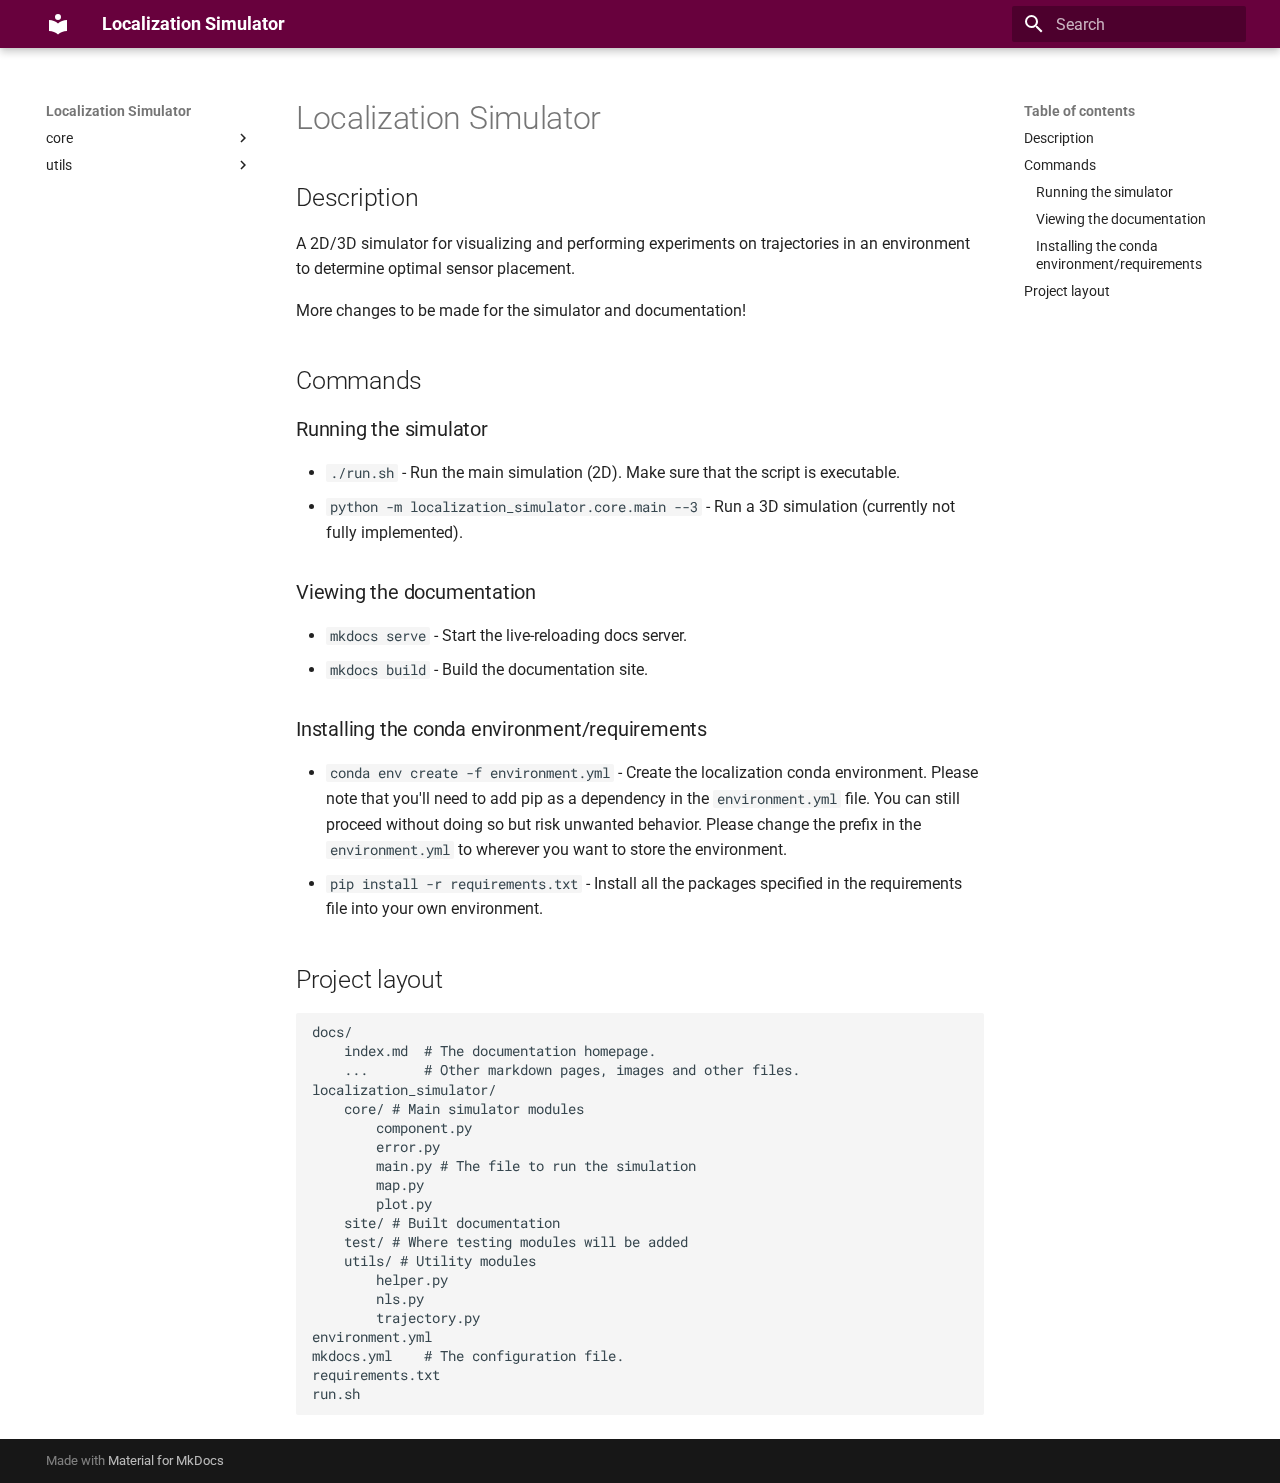
<file: index.html>
<!doctype html>
<html lang="en" class="no-js">
  <head>
    
      <meta charset="utf-8">
      <meta name="viewport" content="width=device-width,initial-scale=1">
      
      
      
      
      
      
      <link rel="icon" href="assets/images/favicon.png">
      <meta name="generator" content="mkdocs-1.5.3, mkdocs-material-9.3.2">
    
    
      
        <title>Localization Simulator</title>
      
    
    
      <link rel="stylesheet" href="assets/stylesheets/main.30068a00.min.css">
      
        
        <link rel="stylesheet" href="assets/stylesheets/palette.85d0ee34.min.css">
      
      


    
    
      
    
    
      
        
        
        <link rel="preconnect" href="https://fonts.gstatic.com" crossorigin>
        <link rel="stylesheet" href="https://fonts.googleapis.com/css?family=Roboto:300,300i,400,400i,700,700i%7CRoboto+Mono:400,400i,700,700i&display=fallback">
        <style>:root{--md-text-font:"Roboto";--md-code-font:"Roboto Mono"}</style>
      
    
    
      <link rel="stylesheet" href="assets/_mkdocstrings.css">
    
      <link rel="stylesheet" href="stylesheets/extra.css">
    
    <script>__md_scope=new URL(".",location),__md_hash=e=>[...e].reduce((e,_)=>(e<<5)-e+_.charCodeAt(0),0),__md_get=(e,_=localStorage,t=__md_scope)=>JSON.parse(_.getItem(t.pathname+"."+e)),__md_set=(e,_,t=localStorage,a=__md_scope)=>{try{t.setItem(a.pathname+"."+e,JSON.stringify(_))}catch(e){}}</script>
    
      

    
    
    
  </head>
  
  
    
    
    
    
    
    <body dir="ltr" data-md-color-scheme="default" data-md-color-primary="custom" data-md-color-accent="amber">
  
    
    
    <input class="md-toggle" data-md-toggle="drawer" type="checkbox" id="__drawer" autocomplete="off">
    <input class="md-toggle" data-md-toggle="search" type="checkbox" id="__search" autocomplete="off">
    <label class="md-overlay" for="__drawer"></label>
    <div data-md-component="skip">
      
        
        <a href="#localization-simulator" class="md-skip">
          Skip to content
        </a>
      
    </div>
    <div data-md-component="announce">
      
    </div>
    
    
      

  

<header class="md-header md-header--shadow" data-md-component="header">
  <nav class="md-header__inner md-grid" aria-label="Header">
    <a href="." title="Localization Simulator" class="md-header__button md-logo" aria-label="Localization Simulator" data-md-component="logo">
      
  
  <svg xmlns="http://www.w3.org/2000/svg" viewBox="0 0 24 24"><path d="M12 8a3 3 0 0 0 3-3 3 3 0 0 0-3-3 3 3 0 0 0-3 3 3 3 0 0 0 3 3m0 3.54C9.64 9.35 6.5 8 3 8v11c3.5 0 6.64 1.35 9 3.54 2.36-2.19 5.5-3.54 9-3.54V8c-3.5 0-6.64 1.35-9 3.54Z"/></svg>

    </a>
    <label class="md-header__button md-icon" for="__drawer">
      
      <svg xmlns="http://www.w3.org/2000/svg" viewBox="0 0 24 24"><path d="M3 6h18v2H3V6m0 5h18v2H3v-2m0 5h18v2H3v-2Z"/></svg>
    </label>
    <div class="md-header__title" data-md-component="header-title">
      <div class="md-header__ellipsis">
        <div class="md-header__topic">
          <span class="md-ellipsis">
            Localization Simulator
          </span>
        </div>
        <div class="md-header__topic" data-md-component="header-topic">
          <span class="md-ellipsis">
            
              Localization Simulator
            
          </span>
        </div>
      </div>
    </div>
    
      
    
    
    
      <label class="md-header__button md-icon" for="__search">
        
        <svg xmlns="http://www.w3.org/2000/svg" viewBox="0 0 24 24"><path d="M9.5 3A6.5 6.5 0 0 1 16 9.5c0 1.61-.59 3.09-1.56 4.23l.27.27h.79l5 5-1.5 1.5-5-5v-.79l-.27-.27A6.516 6.516 0 0 1 9.5 16 6.5 6.5 0 0 1 3 9.5 6.5 6.5 0 0 1 9.5 3m0 2C7 5 5 7 5 9.5S7 14 9.5 14 14 12 14 9.5 12 5 9.5 5Z"/></svg>
      </label>
      <div class="md-search" data-md-component="search" role="dialog">
  <label class="md-search__overlay" for="__search"></label>
  <div class="md-search__inner" role="search">
    <form class="md-search__form" name="search">
      <input type="text" class="md-search__input" name="query" aria-label="Search" placeholder="Search" autocapitalize="off" autocorrect="off" autocomplete="off" spellcheck="false" data-md-component="search-query" required>
      <label class="md-search__icon md-icon" for="__search">
        
        <svg xmlns="http://www.w3.org/2000/svg" viewBox="0 0 24 24"><path d="M9.5 3A6.5 6.5 0 0 1 16 9.5c0 1.61-.59 3.09-1.56 4.23l.27.27h.79l5 5-1.5 1.5-5-5v-.79l-.27-.27A6.516 6.516 0 0 1 9.5 16 6.5 6.5 0 0 1 3 9.5 6.5 6.5 0 0 1 9.5 3m0 2C7 5 5 7 5 9.5S7 14 9.5 14 14 12 14 9.5 12 5 9.5 5Z"/></svg>
        
        <svg xmlns="http://www.w3.org/2000/svg" viewBox="0 0 24 24"><path d="M20 11v2H8l5.5 5.5-1.42 1.42L4.16 12l7.92-7.92L13.5 5.5 8 11h12Z"/></svg>
      </label>
      <nav class="md-search__options" aria-label="Search">
        
        <button type="reset" class="md-search__icon md-icon" title="Clear" aria-label="Clear" tabindex="-1">
          
          <svg xmlns="http://www.w3.org/2000/svg" viewBox="0 0 24 24"><path d="M19 6.41 17.59 5 12 10.59 6.41 5 5 6.41 10.59 12 5 17.59 6.41 19 12 13.41 17.59 19 19 17.59 13.41 12 19 6.41Z"/></svg>
        </button>
      </nav>
      
    </form>
    <div class="md-search__output">
      <div class="md-search__scrollwrap" data-md-scrollfix>
        <div class="md-search-result" data-md-component="search-result">
          <div class="md-search-result__meta">
            Initializing search
          </div>
          <ol class="md-search-result__list" role="presentation"></ol>
        </div>
      </div>
    </div>
  </div>
</div>
    
    
  </nav>
  
</header>
    
    <div class="md-container" data-md-component="container">
      
      
        
          
        
      
      <main class="md-main" data-md-component="main">
        <div class="md-main__inner md-grid">
          
            
              
              <div class="md-sidebar md-sidebar--primary" data-md-component="sidebar" data-md-type="navigation" >
                <div class="md-sidebar__scrollwrap">
                  <div class="md-sidebar__inner">
                    



<nav class="md-nav md-nav--primary" aria-label="Navigation" data-md-level="0">
  <label class="md-nav__title" for="__drawer">
    <a href="." title="Localization Simulator" class="md-nav__button md-logo" aria-label="Localization Simulator" data-md-component="logo">
      
  
  <svg xmlns="http://www.w3.org/2000/svg" viewBox="0 0 24 24"><path d="M12 8a3 3 0 0 0 3-3 3 3 0 0 0-3-3 3 3 0 0 0-3 3 3 3 0 0 0 3 3m0 3.54C9.64 9.35 6.5 8 3 8v11c3.5 0 6.64 1.35 9 3.54 2.36-2.19 5.5-3.54 9-3.54V8c-3.5 0-6.64 1.35-9 3.54Z"/></svg>

    </a>
    Localization Simulator
  </label>
  
  <ul class="md-nav__list" data-md-scrollfix>
    
      
      
  
  
  
    
    
    
    <li class="md-nav__item md-nav__item--nested">
      
        
        
        
        
        <input class="md-nav__toggle md-toggle " type="checkbox" id="__nav_1" >
        
          <label class="md-nav__link" for="__nav_1" id="__nav_1_label" tabindex="0">
            
  
  <span class="md-ellipsis">
    core
  </span>
  

            <span class="md-nav__icon md-icon"></span>
          </label>
        
        <nav class="md-nav" data-md-level="1" aria-labelledby="__nav_1_label" aria-expanded="false">
          <label class="md-nav__title" for="__nav_1">
            <span class="md-nav__icon md-icon"></span>
            core
          </label>
          <ul class="md-nav__list" data-md-scrollfix>
            
              
                
  
  
  
    <li class="md-nav__item">
      <a href="main/" class="md-nav__link">
        
  
  <span class="md-ellipsis">
    main
  </span>
  

      </a>
    </li>
  

              
            
              
                
  
  
  
    <li class="md-nav__item">
      <a href="component/" class="md-nav__link">
        
  
  <span class="md-ellipsis">
    component
  </span>
  

      </a>
    </li>
  

              
            
              
                
  
  
  
    <li class="md-nav__item">
      <a href="error/" class="md-nav__link">
        
  
  <span class="md-ellipsis">
    error
  </span>
  

      </a>
    </li>
  

              
            
              
                
  
  
  
    <li class="md-nav__item">
      <a href="map/" class="md-nav__link">
        
  
  <span class="md-ellipsis">
    map
  </span>
  

      </a>
    </li>
  

              
            
              
                
  
  
  
    <li class="md-nav__item">
      <a href="plot/" class="md-nav__link">
        
  
  <span class="md-ellipsis">
    plot
  </span>
  

      </a>
    </li>
  

              
            
          </ul>
        </nav>
      
    </li>
  

    
      
      
  
  
  
    
    
    
    <li class="md-nav__item md-nav__item--nested">
      
        
        
        
        
        <input class="md-nav__toggle md-toggle " type="checkbox" id="__nav_2" >
        
          <label class="md-nav__link" for="__nav_2" id="__nav_2_label" tabindex="0">
            
  
  <span class="md-ellipsis">
    utils
  </span>
  

            <span class="md-nav__icon md-icon"></span>
          </label>
        
        <nav class="md-nav" data-md-level="1" aria-labelledby="__nav_2_label" aria-expanded="false">
          <label class="md-nav__title" for="__nav_2">
            <span class="md-nav__icon md-icon"></span>
            utils
          </label>
          <ul class="md-nav__list" data-md-scrollfix>
            
              
                
  
  
  
    <li class="md-nav__item">
      <a href="helper/" class="md-nav__link">
        
  
  <span class="md-ellipsis">
    helper
  </span>
  

      </a>
    </li>
  

              
            
              
                
  
  
  
    <li class="md-nav__item">
      <a href="nls/" class="md-nav__link">
        
  
  <span class="md-ellipsis">
    Newton Solver
  </span>
  

      </a>
    </li>
  

              
            
              
                
  
  
  
    <li class="md-nav__item">
      <a href="trajectory/" class="md-nav__link">
        
  
  <span class="md-ellipsis">
    trajectory
  </span>
  

      </a>
    </li>
  

              
            
          </ul>
        </nav>
      
    </li>
  

    
  </ul>
</nav>
                  </div>
                </div>
              </div>
            
            
              
              <div class="md-sidebar md-sidebar--secondary" data-md-component="sidebar" data-md-type="toc" >
                <div class="md-sidebar__scrollwrap">
                  <div class="md-sidebar__inner">
                    

<nav class="md-nav md-nav--secondary" aria-label="Table of contents">
  
  
  
    
  
  
    <label class="md-nav__title" for="__toc">
      <span class="md-nav__icon md-icon"></span>
      Table of contents
    </label>
    <ul class="md-nav__list" data-md-component="toc" data-md-scrollfix>
      
        <li class="md-nav__item">
  <a href="#description" class="md-nav__link">
    Description
  </a>
  
</li>
      
        <li class="md-nav__item">
  <a href="#commands" class="md-nav__link">
    Commands
  </a>
  
    <nav class="md-nav" aria-label="Commands">
      <ul class="md-nav__list">
        
          <li class="md-nav__item">
  <a href="#running-the-simulator" class="md-nav__link">
    Running the simulator
  </a>
  
</li>
        
          <li class="md-nav__item">
  <a href="#viewing-the-documentation" class="md-nav__link">
    Viewing the documentation
  </a>
  
</li>
        
          <li class="md-nav__item">
  <a href="#installing-the-conda-environmentrequirements" class="md-nav__link">
    Installing the conda environment/requirements
  </a>
  
</li>
        
      </ul>
    </nav>
  
</li>
      
        <li class="md-nav__item">
  <a href="#project-layout" class="md-nav__link">
    Project layout
  </a>
  
</li>
      
    </ul>
  
</nav>
                  </div>
                </div>
              </div>
            
          
          
            <div class="md-content" data-md-component="content">
              <article class="md-content__inner md-typeset">
                
                  


<h1 id="localization-simulator">Localization Simulator</h1>
<h2 id="description">Description</h2>
<p>A 2D/3D simulator for visualizing and performing experiments on trajectories in an environment to determine optimal sensor placement.</p>
<p>More changes to be made for the simulator and documentation!</p>
<h2 id="commands">Commands</h2>
<h3 id="running-the-simulator">Running the simulator</h3>
<ul>
<li><code>./run.sh</code> - Run the main simulation (2D). Make sure that the script is executable.</li>
<li><code>python -m localization_simulator.core.main --3</code> - Run a 3D simulation (currently not fully implemented).</li>
</ul>
<h3 id="viewing-the-documentation">Viewing the documentation</h3>
<ul>
<li><code>mkdocs serve</code> - Start the live-reloading docs server.</li>
<li><code>mkdocs build</code> - Build the documentation site.</li>
</ul>
<h3 id="installing-the-conda-environmentrequirements">Installing the conda environment/requirements</h3>
<ul>
<li><code>conda env create -f environment.yml</code> - Create the localization conda environment. Please note that you'll need to add pip as a dependency in the <code>environment.yml</code> file. You can still proceed without doing so but risk unwanted behavior.
Please change the prefix in the <code>environment.yml</code> to wherever you want to store the environment.</li>
<li><code>pip install -r requirements.txt</code> - Install all the packages specified in the requirements file into your own environment.</li>
</ul>
<h2 id="project-layout">Project layout</h2>
<pre><code>docs/
    index.md  # The documentation homepage.
    ...       # Other markdown pages, images and other files.
localization_simulator/
    core/ # Main simulator modules
        component.py
        error.py
        main.py # The file to run the simulation
        map.py
        plot.py
    site/ # Built documentation
    test/ # Where testing modules will be added
    utils/ # Utility modules
        helper.py
        nls.py
        trajectory.py
environment.yml
mkdocs.yml    # The configuration file.
requirements.txt
run.sh
</code></pre>





                
              </article>
            </div>
          
          
        </div>
        
      </main>
      
        <footer class="md-footer">
  
  <div class="md-footer-meta md-typeset">
    <div class="md-footer-meta__inner md-grid">
      <div class="md-copyright">
  
  
    Made with
    <a href="https://squidfunk.github.io/mkdocs-material/" target="_blank" rel="noopener">
      Material for MkDocs
    </a>
  
</div>
      
    </div>
  </div>
</footer>
      
    </div>
    <div class="md-dialog" data-md-component="dialog">
      <div class="md-dialog__inner md-typeset"></div>
    </div>
    
    <script id="__config" type="application/json">{"base": ".", "features": [], "search": "assets/javascripts/workers/search.dfff1995.min.js", "translations": {"clipboard.copied": "Copied to clipboard", "clipboard.copy": "Copy to clipboard", "search.result.more.one": "1 more on this page", "search.result.more.other": "# more on this page", "search.result.none": "No matching documents", "search.result.one": "1 matching document", "search.result.other": "# matching documents", "search.result.placeholder": "Type to start searching", "search.result.term.missing": "Missing", "select.version": "Select version"}}</script>
    
    
      <script src="assets/javascripts/bundle.dff1b7c8.min.js"></script>
      
    
  </body>
</html>
</file>
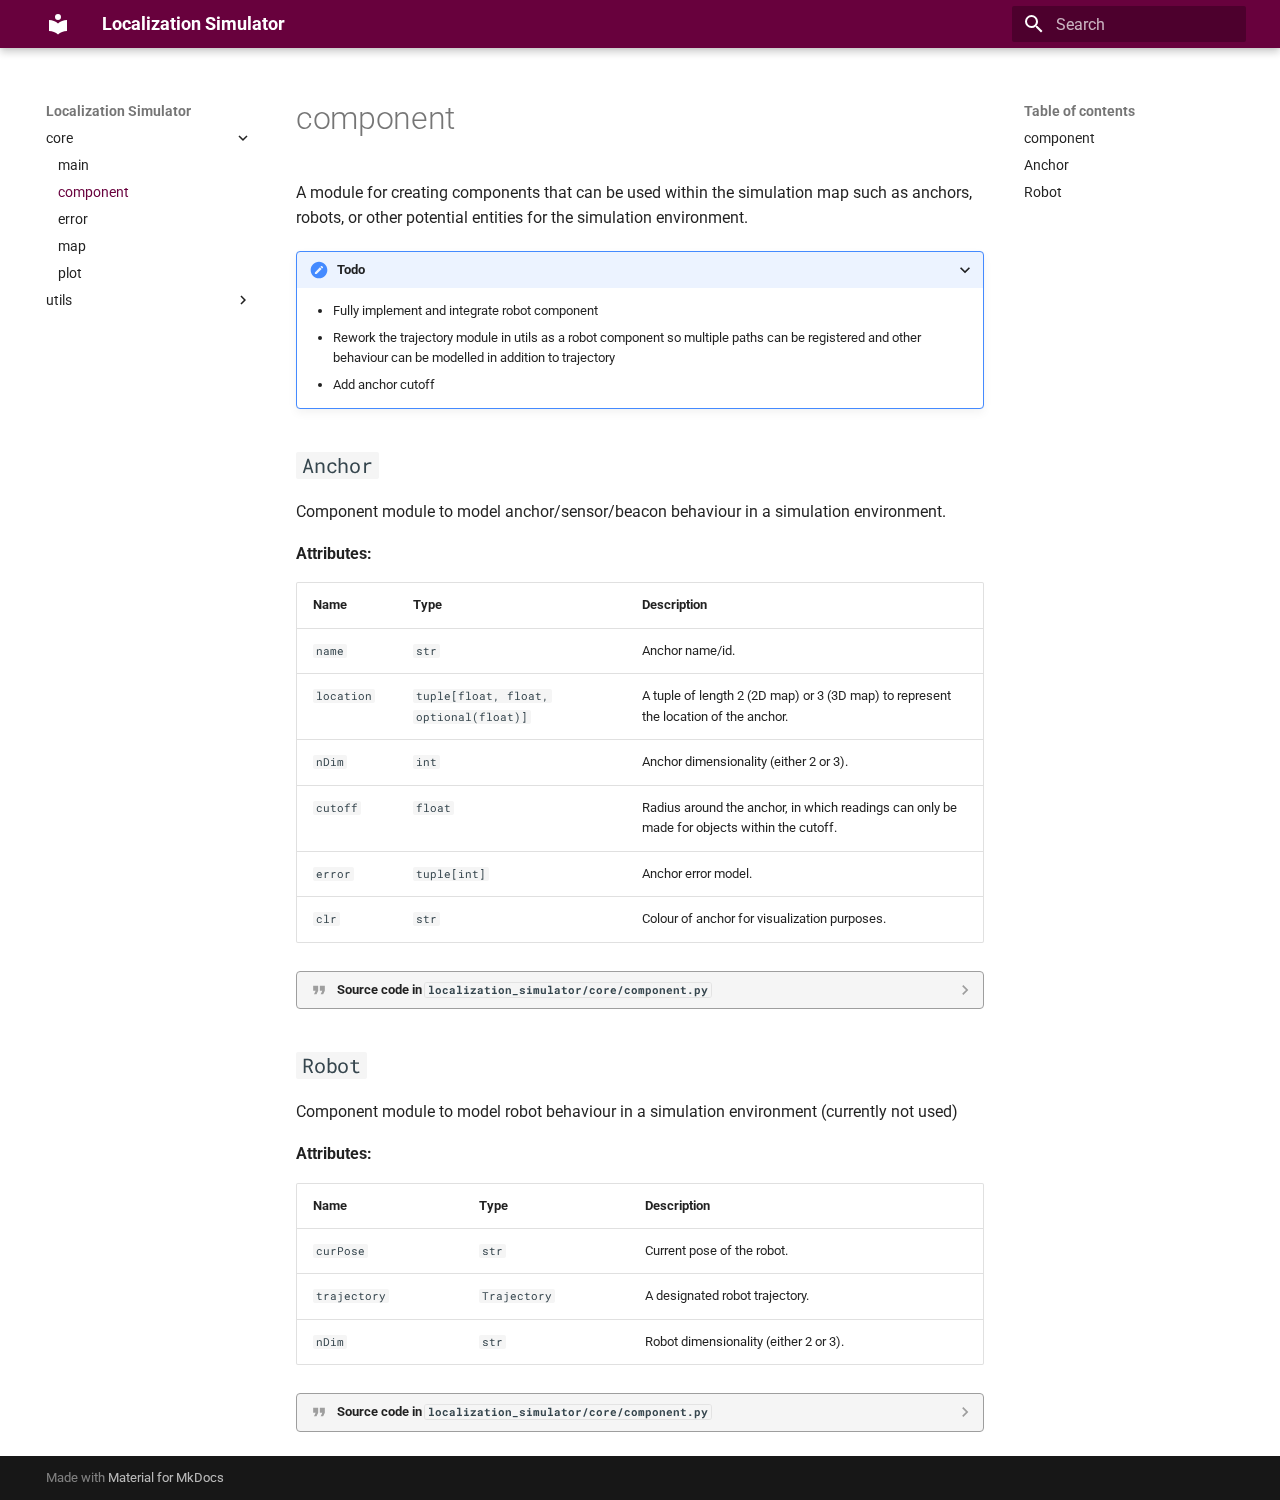
<file: component/index.html>
<!doctype html>
<html lang="en" class="no-js">
  <head>
    
      <meta charset="utf-8">
      <meta name="viewport" content="width=device-width,initial-scale=1">
      
      
      
      
        <link rel="prev" href="../main/">
      
      
        <link rel="next" href="../error/">
      
      
      <link rel="icon" href="../assets/images/favicon.png">
      <meta name="generator" content="mkdocs-1.5.3, mkdocs-material-9.3.2">
    
    
      
        <title>component - Localization Simulator</title>
      
    
    
      <link rel="stylesheet" href="../assets/stylesheets/main.30068a00.min.css">
      
        
        <link rel="stylesheet" href="../assets/stylesheets/palette.85d0ee34.min.css">
      
      


    
    
      
    
    
      
        
        
        <link rel="preconnect" href="https://fonts.gstatic.com" crossorigin>
        <link rel="stylesheet" href="https://fonts.googleapis.com/css?family=Roboto:300,300i,400,400i,700,700i%7CRoboto+Mono:400,400i,700,700i&display=fallback">
        <style>:root{--md-text-font:"Roboto";--md-code-font:"Roboto Mono"}</style>
      
    
    
      <link rel="stylesheet" href="../assets/_mkdocstrings.css">
    
      <link rel="stylesheet" href="../stylesheets/extra.css">
    
    <script>__md_scope=new URL("..",location),__md_hash=e=>[...e].reduce((e,_)=>(e<<5)-e+_.charCodeAt(0),0),__md_get=(e,_=localStorage,t=__md_scope)=>JSON.parse(_.getItem(t.pathname+"."+e)),__md_set=(e,_,t=localStorage,a=__md_scope)=>{try{t.setItem(a.pathname+"."+e,JSON.stringify(_))}catch(e){}}</script>
    
      

    
    
    
  </head>
  
  
    
    
    
    
    
    <body dir="ltr" data-md-color-scheme="default" data-md-color-primary="custom" data-md-color-accent="amber">
  
    
    
    <input class="md-toggle" data-md-toggle="drawer" type="checkbox" id="__drawer" autocomplete="off">
    <input class="md-toggle" data-md-toggle="search" type="checkbox" id="__search" autocomplete="off">
    <label class="md-overlay" for="__drawer"></label>
    <div data-md-component="skip">
      
        
        <a href="#localization_simulator.core.component" class="md-skip">
          Skip to content
        </a>
      
    </div>
    <div data-md-component="announce">
      
    </div>
    
    
      

  

<header class="md-header md-header--shadow" data-md-component="header">
  <nav class="md-header__inner md-grid" aria-label="Header">
    <a href=".." title="Localization Simulator" class="md-header__button md-logo" aria-label="Localization Simulator" data-md-component="logo">
      
  
  <svg xmlns="http://www.w3.org/2000/svg" viewBox="0 0 24 24"><path d="M12 8a3 3 0 0 0 3-3 3 3 0 0 0-3-3 3 3 0 0 0-3 3 3 3 0 0 0 3 3m0 3.54C9.64 9.35 6.5 8 3 8v11c3.5 0 6.64 1.35 9 3.54 2.36-2.19 5.5-3.54 9-3.54V8c-3.5 0-6.64 1.35-9 3.54Z"/></svg>

    </a>
    <label class="md-header__button md-icon" for="__drawer">
      
      <svg xmlns="http://www.w3.org/2000/svg" viewBox="0 0 24 24"><path d="M3 6h18v2H3V6m0 5h18v2H3v-2m0 5h18v2H3v-2Z"/></svg>
    </label>
    <div class="md-header__title" data-md-component="header-title">
      <div class="md-header__ellipsis">
        <div class="md-header__topic">
          <span class="md-ellipsis">
            Localization Simulator
          </span>
        </div>
        <div class="md-header__topic" data-md-component="header-topic">
          <span class="md-ellipsis">
            
              component
            
          </span>
        </div>
      </div>
    </div>
    
      
    
    
    
      <label class="md-header__button md-icon" for="__search">
        
        <svg xmlns="http://www.w3.org/2000/svg" viewBox="0 0 24 24"><path d="M9.5 3A6.5 6.5 0 0 1 16 9.5c0 1.61-.59 3.09-1.56 4.23l.27.27h.79l5 5-1.5 1.5-5-5v-.79l-.27-.27A6.516 6.516 0 0 1 9.5 16 6.5 6.5 0 0 1 3 9.5 6.5 6.5 0 0 1 9.5 3m0 2C7 5 5 7 5 9.5S7 14 9.5 14 14 12 14 9.5 12 5 9.5 5Z"/></svg>
      </label>
      <div class="md-search" data-md-component="search" role="dialog">
  <label class="md-search__overlay" for="__search"></label>
  <div class="md-search__inner" role="search">
    <form class="md-search__form" name="search">
      <input type="text" class="md-search__input" name="query" aria-label="Search" placeholder="Search" autocapitalize="off" autocorrect="off" autocomplete="off" spellcheck="false" data-md-component="search-query" required>
      <label class="md-search__icon md-icon" for="__search">
        
        <svg xmlns="http://www.w3.org/2000/svg" viewBox="0 0 24 24"><path d="M9.5 3A6.5 6.5 0 0 1 16 9.5c0 1.61-.59 3.09-1.56 4.23l.27.27h.79l5 5-1.5 1.5-5-5v-.79l-.27-.27A6.516 6.516 0 0 1 9.5 16 6.5 6.5 0 0 1 3 9.5 6.5 6.5 0 0 1 9.5 3m0 2C7 5 5 7 5 9.5S7 14 9.5 14 14 12 14 9.5 12 5 9.5 5Z"/></svg>
        
        <svg xmlns="http://www.w3.org/2000/svg" viewBox="0 0 24 24"><path d="M20 11v2H8l5.5 5.5-1.42 1.42L4.16 12l7.92-7.92L13.5 5.5 8 11h12Z"/></svg>
      </label>
      <nav class="md-search__options" aria-label="Search">
        
        <button type="reset" class="md-search__icon md-icon" title="Clear" aria-label="Clear" tabindex="-1">
          
          <svg xmlns="http://www.w3.org/2000/svg" viewBox="0 0 24 24"><path d="M19 6.41 17.59 5 12 10.59 6.41 5 5 6.41 10.59 12 5 17.59 6.41 19 12 13.41 17.59 19 19 17.59 13.41 12 19 6.41Z"/></svg>
        </button>
      </nav>
      
    </form>
    <div class="md-search__output">
      <div class="md-search__scrollwrap" data-md-scrollfix>
        <div class="md-search-result" data-md-component="search-result">
          <div class="md-search-result__meta">
            Initializing search
          </div>
          <ol class="md-search-result__list" role="presentation"></ol>
        </div>
      </div>
    </div>
  </div>
</div>
    
    
  </nav>
  
</header>
    
    <div class="md-container" data-md-component="container">
      
      
        
          
        
      
      <main class="md-main" data-md-component="main">
        <div class="md-main__inner md-grid">
          
            
              
              <div class="md-sidebar md-sidebar--primary" data-md-component="sidebar" data-md-type="navigation" >
                <div class="md-sidebar__scrollwrap">
                  <div class="md-sidebar__inner">
                    



<nav class="md-nav md-nav--primary" aria-label="Navigation" data-md-level="0">
  <label class="md-nav__title" for="__drawer">
    <a href=".." title="Localization Simulator" class="md-nav__button md-logo" aria-label="Localization Simulator" data-md-component="logo">
      
  
  <svg xmlns="http://www.w3.org/2000/svg" viewBox="0 0 24 24"><path d="M12 8a3 3 0 0 0 3-3 3 3 0 0 0-3-3 3 3 0 0 0-3 3 3 3 0 0 0 3 3m0 3.54C9.64 9.35 6.5 8 3 8v11c3.5 0 6.64 1.35 9 3.54 2.36-2.19 5.5-3.54 9-3.54V8c-3.5 0-6.64 1.35-9 3.54Z"/></svg>

    </a>
    Localization Simulator
  </label>
  
  <ul class="md-nav__list" data-md-scrollfix>
    
      
      
  
  
    
  
  
    
    
    
    <li class="md-nav__item md-nav__item--active md-nav__item--nested">
      
        
        
        
        
        <input class="md-nav__toggle md-toggle " type="checkbox" id="__nav_1" checked>
        
          <label class="md-nav__link" for="__nav_1" id="__nav_1_label" tabindex="0">
            
  
  <span class="md-ellipsis">
    core
  </span>
  

            <span class="md-nav__icon md-icon"></span>
          </label>
        
        <nav class="md-nav" data-md-level="1" aria-labelledby="__nav_1_label" aria-expanded="true">
          <label class="md-nav__title" for="__nav_1">
            <span class="md-nav__icon md-icon"></span>
            core
          </label>
          <ul class="md-nav__list" data-md-scrollfix>
            
              
                
  
  
  
    <li class="md-nav__item">
      <a href="../main/" class="md-nav__link">
        
  
  <span class="md-ellipsis">
    main
  </span>
  

      </a>
    </li>
  

              
            
              
                
  
  
    
  
  
    <li class="md-nav__item md-nav__item--active">
      
      <input class="md-nav__toggle md-toggle" type="checkbox" id="__toc">
      
      
      
        <label class="md-nav__link md-nav__link--active" for="__toc">
          
  
  <span class="md-ellipsis">
    component
  </span>
  

          <span class="md-nav__icon md-icon"></span>
        </label>
      
      <a href="./" class="md-nav__link md-nav__link--active">
        
  
  <span class="md-ellipsis">
    component
  </span>
  

      </a>
      
        

<nav class="md-nav md-nav--secondary" aria-label="Table of contents">
  
  
  
  
    <label class="md-nav__title" for="__toc">
      <span class="md-nav__icon md-icon"></span>
      Table of contents
    </label>
    <ul class="md-nav__list" data-md-component="toc" data-md-scrollfix>
      
        <li class="md-nav__item">
  <a href="#localization_simulator.core.component" class="md-nav__link">
    component
  </a>
  
</li>
      
        <li class="md-nav__item">
  <a href="#localization_simulator.core.component.Anchor" class="md-nav__link">
    Anchor
  </a>
  
</li>
      
        <li class="md-nav__item">
  <a href="#localization_simulator.core.component.Robot" class="md-nav__link">
    Robot
  </a>
  
</li>
      
    </ul>
  
</nav>
      
    </li>
  

              
            
              
                
  
  
  
    <li class="md-nav__item">
      <a href="../error/" class="md-nav__link">
        
  
  <span class="md-ellipsis">
    error
  </span>
  

      </a>
    </li>
  

              
            
              
                
  
  
  
    <li class="md-nav__item">
      <a href="../map/" class="md-nav__link">
        
  
  <span class="md-ellipsis">
    map
  </span>
  

      </a>
    </li>
  

              
            
              
                
  
  
  
    <li class="md-nav__item">
      <a href="../plot/" class="md-nav__link">
        
  
  <span class="md-ellipsis">
    plot
  </span>
  

      </a>
    </li>
  

              
            
          </ul>
        </nav>
      
    </li>
  

    
      
      
  
  
  
    
    
    
    <li class="md-nav__item md-nav__item--nested">
      
        
        
        
        
        <input class="md-nav__toggle md-toggle " type="checkbox" id="__nav_2" >
        
          <label class="md-nav__link" for="__nav_2" id="__nav_2_label" tabindex="0">
            
  
  <span class="md-ellipsis">
    utils
  </span>
  

            <span class="md-nav__icon md-icon"></span>
          </label>
        
        <nav class="md-nav" data-md-level="1" aria-labelledby="__nav_2_label" aria-expanded="false">
          <label class="md-nav__title" for="__nav_2">
            <span class="md-nav__icon md-icon"></span>
            utils
          </label>
          <ul class="md-nav__list" data-md-scrollfix>
            
              
                
  
  
  
    <li class="md-nav__item">
      <a href="../helper/" class="md-nav__link">
        
  
  <span class="md-ellipsis">
    helper
  </span>
  

      </a>
    </li>
  

              
            
              
                
  
  
  
    <li class="md-nav__item">
      <a href="../nls/" class="md-nav__link">
        
  
  <span class="md-ellipsis">
    Newton Solver
  </span>
  

      </a>
    </li>
  

              
            
              
                
  
  
  
    <li class="md-nav__item">
      <a href="../trajectory/" class="md-nav__link">
        
  
  <span class="md-ellipsis">
    trajectory
  </span>
  

      </a>
    </li>
  

              
            
          </ul>
        </nav>
      
    </li>
  

    
  </ul>
</nav>
                  </div>
                </div>
              </div>
            
            
              
              <div class="md-sidebar md-sidebar--secondary" data-md-component="sidebar" data-md-type="toc" >
                <div class="md-sidebar__scrollwrap">
                  <div class="md-sidebar__inner">
                    

<nav class="md-nav md-nav--secondary" aria-label="Table of contents">
  
  
  
  
    <label class="md-nav__title" for="__toc">
      <span class="md-nav__icon md-icon"></span>
      Table of contents
    </label>
    <ul class="md-nav__list" data-md-component="toc" data-md-scrollfix>
      
        <li class="md-nav__item">
  <a href="#localization_simulator.core.component" class="md-nav__link">
    component
  </a>
  
</li>
      
        <li class="md-nav__item">
  <a href="#localization_simulator.core.component.Anchor" class="md-nav__link">
    Anchor
  </a>
  
</li>
      
        <li class="md-nav__item">
  <a href="#localization_simulator.core.component.Robot" class="md-nav__link">
    Robot
  </a>
  
</li>
      
    </ul>
  
</nav>
                  </div>
                </div>
              </div>
            
          
          
            <div class="md-content" data-md-component="content">
              <article class="md-content__inner md-typeset">
                
                  


  <h1>component</h1>

<div class="doc doc-object doc-module">



<a id="localization_simulator.core.component"></a>
  <div class="doc doc-contents first">
  
      <p>A module for creating components that can be used within the simulation map such as anchors, robots, or other potential entities for the simulation environment.</p>

<details class="todo" open>
  <summary>Todo</summary>
  <ul>
<li>Fully implement and integrate robot component</li>
<li>Rework the trajectory module in utils as a robot component so multiple paths can be registered and other behaviour can be modelled in addition to trajectory</li>
<li>Add anchor cutoff</li>
</ul>
</details>
  

  <div class="doc doc-children">








<div class="doc doc-object doc-class">




<h2 id="localization_simulator.core.component.Anchor" class="doc doc-heading">
          <code>Anchor</code>


</h2>


  <div class="doc doc-contents ">

  
      <p>Component module to model anchor/sensor/beacon behaviour in a simulation environment.</p>



  <p><strong>Attributes:</strong></p>
  <table>
    <thead>
      <tr>
        <th>Name</th>
        <th>Type</th>
        <th>Description</th>
      </tr>
    </thead>
    <tbody>
        <tr>
          <td><code>name</code></td>
          <td>
                <code>str</code>
          </td>
          <td>
            <div class="doc-md-description">
              <p>Anchor name/id.</p>
            </div>
          </td>
        </tr>
        <tr>
          <td><code>location</code></td>
          <td>
                <code>tuple[float, float, optional(float)]</code>
          </td>
          <td>
            <div class="doc-md-description">
              <p>A tuple of length 2 (2D map) or 3 (3D map) to represent the location of the anchor.</p>
            </div>
          </td>
        </tr>
        <tr>
          <td><code>nDim</code></td>
          <td>
                <code>int</code>
          </td>
          <td>
            <div class="doc-md-description">
              <p>Anchor dimensionality (either 2 or 3).</p>
            </div>
          </td>
        </tr>
        <tr>
          <td><code>cutoff</code></td>
          <td>
                <code>float</code>
          </td>
          <td>
            <div class="doc-md-description">
              <p>Radius around the anchor, in which readings can only be made for objects within the cutoff.</p>
            </div>
          </td>
        </tr>
        <tr>
          <td><code>error</code></td>
          <td>
                <code>tuple[int]</code>
          </td>
          <td>
            <div class="doc-md-description">
              <p>Anchor error model.</p>
            </div>
          </td>
        </tr>
        <tr>
          <td><code>clr</code></td>
          <td>
                <code>str</code>
          </td>
          <td>
            <div class="doc-md-description">
              <p>Colour of anchor for visualization purposes.</p>
            </div>
          </td>
        </tr>
    </tbody>
  </table>

            <details class="quote">
              <summary>Source code in <code>localization_simulator/core/component.py</code></summary>
              <div class="highlight"><table class="highlighttable"><tr><td class="linenos"><div class="linenodiv"><pre><span></span><span class="normal">13</span>
<span class="normal">14</span>
<span class="normal">15</span>
<span class="normal">16</span>
<span class="normal">17</span>
<span class="normal">18</span>
<span class="normal">19</span>
<span class="normal">20</span>
<span class="normal">21</span>
<span class="normal">22</span>
<span class="normal">23</span>
<span class="normal">24</span>
<span class="normal">25</span>
<span class="normal">26</span>
<span class="normal">27</span>
<span class="normal">28</span>
<span class="normal">29</span>
<span class="normal">30</span>
<span class="normal">31</span>
<span class="normal">32</span>
<span class="normal">33</span></pre></div></td><td class="code"><div><pre><span></span><code><span class="k">class</span> <span class="nc">Anchor</span><span class="p">:</span>
<span class="w">    </span><span class="sd">&quot;&quot;&quot;Component module to model anchor/sensor/beacon behaviour in a simulation environment.</span>

<span class="sd">    Attributes:</span>
<span class="sd">        name (str): Anchor name/id.</span>
<span class="sd">        location (tuple[float, float, optional(float)]): A tuple of length 2 (2D map) or 3 (3D map) to represent the location of the anchor.</span>
<span class="sd">        nDim (int): Anchor dimensionality (either 2 or 3).</span>
<span class="sd">        cutoff (float): Radius around the anchor, in which readings can only be made for objects within the cutoff.</span>
<span class="sd">        error (tuple[int]): Anchor error model.</span>
<span class="sd">        clr (str): Colour of anchor for visualization purposes.</span>
<span class="sd">    &quot;&quot;&quot;</span>
    <span class="k">def</span> <span class="fm">__init__</span><span class="p">(</span><span class="bp">self</span><span class="p">,</span><span class="n">name</span><span class="p">,</span> <span class="n">location</span><span class="p">,</span> <span class="n">cutoff</span><span class="p">,</span> <span class="n">error</span><span class="p">,</span> <span class="n">clr</span><span class="p">)</span> <span class="o">-&gt;</span> <span class="kc">None</span><span class="p">:</span>
        <span class="bp">self</span><span class="o">.</span><span class="n">name</span> <span class="o">=</span> <span class="n">name</span>
        <span class="bp">self</span><span class="o">.</span><span class="n">location</span> <span class="o">=</span> <span class="n">location</span>
        <span class="bp">self</span><span class="o">.</span><span class="n">nDim</span> <span class="o">=</span> <span class="nb">len</span><span class="p">(</span><span class="n">location</span><span class="p">)</span>
        <span class="bp">self</span><span class="o">.</span><span class="n">cutoff</span> <span class="o">=</span> <span class="n">cutoff</span>
        <span class="bp">self</span><span class="o">.</span><span class="n">error</span> <span class="o">=</span> <span class="n">Error</span><span class="p">(</span><span class="n">error</span><span class="p">[</span><span class="mi">0</span><span class="p">],</span><span class="n">error</span><span class="p">[</span><span class="mi">1</span><span class="p">])</span>
        <span class="bp">self</span><span class="o">.</span><span class="n">clr</span> <span class="o">=</span> <span class="n">clr</span>

    <span class="k">def</span> <span class="nf">getDist</span><span class="p">(</span><span class="bp">self</span><span class="p">,</span> <span class="n">pose</span><span class="p">):</span>
        <span class="k">return</span> <span class="n">np</span><span class="o">.</span><span class="n">linalg</span><span class="o">.</span><span class="n">norm</span><span class="p">(</span><span class="n">pose</span><span class="o">-</span><span class="bp">self</span><span class="o">.</span><span class="n">location</span><span class="p">)</span>
</code></pre></div></td></tr></table></div>
            </details>

  

  <div class="doc doc-children">











  </div>

  </div>

</div>

<div class="doc doc-object doc-class">




<h2 id="localization_simulator.core.component.Robot" class="doc doc-heading">
          <code>Robot</code>


</h2>


  <div class="doc doc-contents ">

  
      <p>Component module to model robot behaviour in a simulation environment (currently not used)</p>



  <p><strong>Attributes:</strong></p>
  <table>
    <thead>
      <tr>
        <th>Name</th>
        <th>Type</th>
        <th>Description</th>
      </tr>
    </thead>
    <tbody>
        <tr>
          <td><code>curPose</code></td>
          <td>
                <code>str</code>
          </td>
          <td>
            <div class="doc-md-description">
              <p>Current pose of the robot.</p>
            </div>
          </td>
        </tr>
        <tr>
          <td><code>trajectory</code></td>
          <td>
                <code>Trajectory</code>
          </td>
          <td>
            <div class="doc-md-description">
              <p>A designated robot trajectory.</p>
            </div>
          </td>
        </tr>
        <tr>
          <td><code>nDim</code></td>
          <td>
                <code>str</code>
          </td>
          <td>
            <div class="doc-md-description">
              <p>Robot dimensionality (either 2 or 3).</p>
            </div>
          </td>
        </tr>
    </tbody>
  </table>

            <details class="quote">
              <summary>Source code in <code>localization_simulator/core/component.py</code></summary>
              <div class="highlight"><table class="highlighttable"><tr><td class="linenos"><div class="linenodiv"><pre><span></span><span class="normal">35</span>
<span class="normal">36</span>
<span class="normal">37</span>
<span class="normal">38</span>
<span class="normal">39</span>
<span class="normal">40</span>
<span class="normal">41</span>
<span class="normal">42</span>
<span class="normal">43</span>
<span class="normal">44</span>
<span class="normal">45</span>
<span class="normal">46</span>
<span class="normal">47</span>
<span class="normal">48</span>
<span class="normal">49</span>
<span class="normal">50</span>
<span class="normal">51</span></pre></div></td><td class="code"><div><pre><span></span><code><span class="k">class</span> <span class="nc">Robot</span><span class="p">:</span>
<span class="w">    </span><span class="sd">&quot;&quot;&quot;Component module to model robot behaviour in a simulation environment (currently not used)</span>

<span class="sd">    Attributes:</span>
<span class="sd">        curPose (str): Current pose of the robot.</span>
<span class="sd">        trajectory (Trajectory): A designated robot trajectory.</span>
<span class="sd">        nDim (str): Robot dimensionality (either 2 or 3).</span>
<span class="sd">    &quot;&quot;&quot;</span>
    <span class="k">def</span> <span class="fm">__init__</span><span class="p">(</span><span class="bp">self</span><span class="p">,</span> <span class="n">trajectory</span><span class="p">)</span> <span class="o">-&gt;</span> <span class="kc">None</span><span class="p">:</span>
        <span class="bp">self</span><span class="o">.</span><span class="n">curPose</span> <span class="o">=</span> <span class="kc">None</span>
        <span class="bp">self</span><span class="o">.</span><span class="n">trajectory</span> <span class="o">=</span> <span class="n">trajectory</span>

        <span class="n">initialPose</span> <span class="o">=</span> <span class="n">trajectory</span><span class="p">[</span><span class="mi">0</span><span class="p">]</span>
        <span class="k">if</span> <span class="nb">all</span><span class="p">(</span><span class="nb">len</span><span class="p">(</span><span class="n">x</span><span class="p">)</span> <span class="o">==</span> <span class="nb">len</span><span class="p">(</span><span class="n">initialPose</span><span class="p">)</span> <span class="k">for</span> <span class="n">x</span> <span class="ow">in</span> <span class="n">trajectory</span><span class="p">):</span>
            <span class="bp">self</span><span class="o">.</span><span class="n">nDim</span> <span class="o">=</span> <span class="nb">len</span><span class="p">(</span><span class="n">initialPose</span><span class="p">)</span>
        <span class="k">else</span><span class="p">:</span>
            <span class="k">raise</span> <span class="ne">ValueError</span><span class="p">(</span><span class="s2">&quot;Pose Dimensionality is not consistent&quot;</span><span class="p">)</span>
</code></pre></div></td></tr></table></div>
            </details>

  

  <div class="doc doc-children">











  </div>

  </div>

</div>




  </div>

  </div>

</div>





                
              </article>
            </div>
          
          
        </div>
        
      </main>
      
        <footer class="md-footer">
  
  <div class="md-footer-meta md-typeset">
    <div class="md-footer-meta__inner md-grid">
      <div class="md-copyright">
  
  
    Made with
    <a href="https://squidfunk.github.io/mkdocs-material/" target="_blank" rel="noopener">
      Material for MkDocs
    </a>
  
</div>
      
    </div>
  </div>
</footer>
      
    </div>
    <div class="md-dialog" data-md-component="dialog">
      <div class="md-dialog__inner md-typeset"></div>
    </div>
    
    <script id="__config" type="application/json">{"base": "..", "features": [], "search": "../assets/javascripts/workers/search.dfff1995.min.js", "translations": {"clipboard.copied": "Copied to clipboard", "clipboard.copy": "Copy to clipboard", "search.result.more.one": "1 more on this page", "search.result.more.other": "# more on this page", "search.result.none": "No matching documents", "search.result.one": "1 matching document", "search.result.other": "# matching documents", "search.result.placeholder": "Type to start searching", "search.result.term.missing": "Missing", "select.version": "Select version"}}</script>
    
    
      <script src="../assets/javascripts/bundle.dff1b7c8.min.js"></script>
      
    
  </body>
</html>
</file>
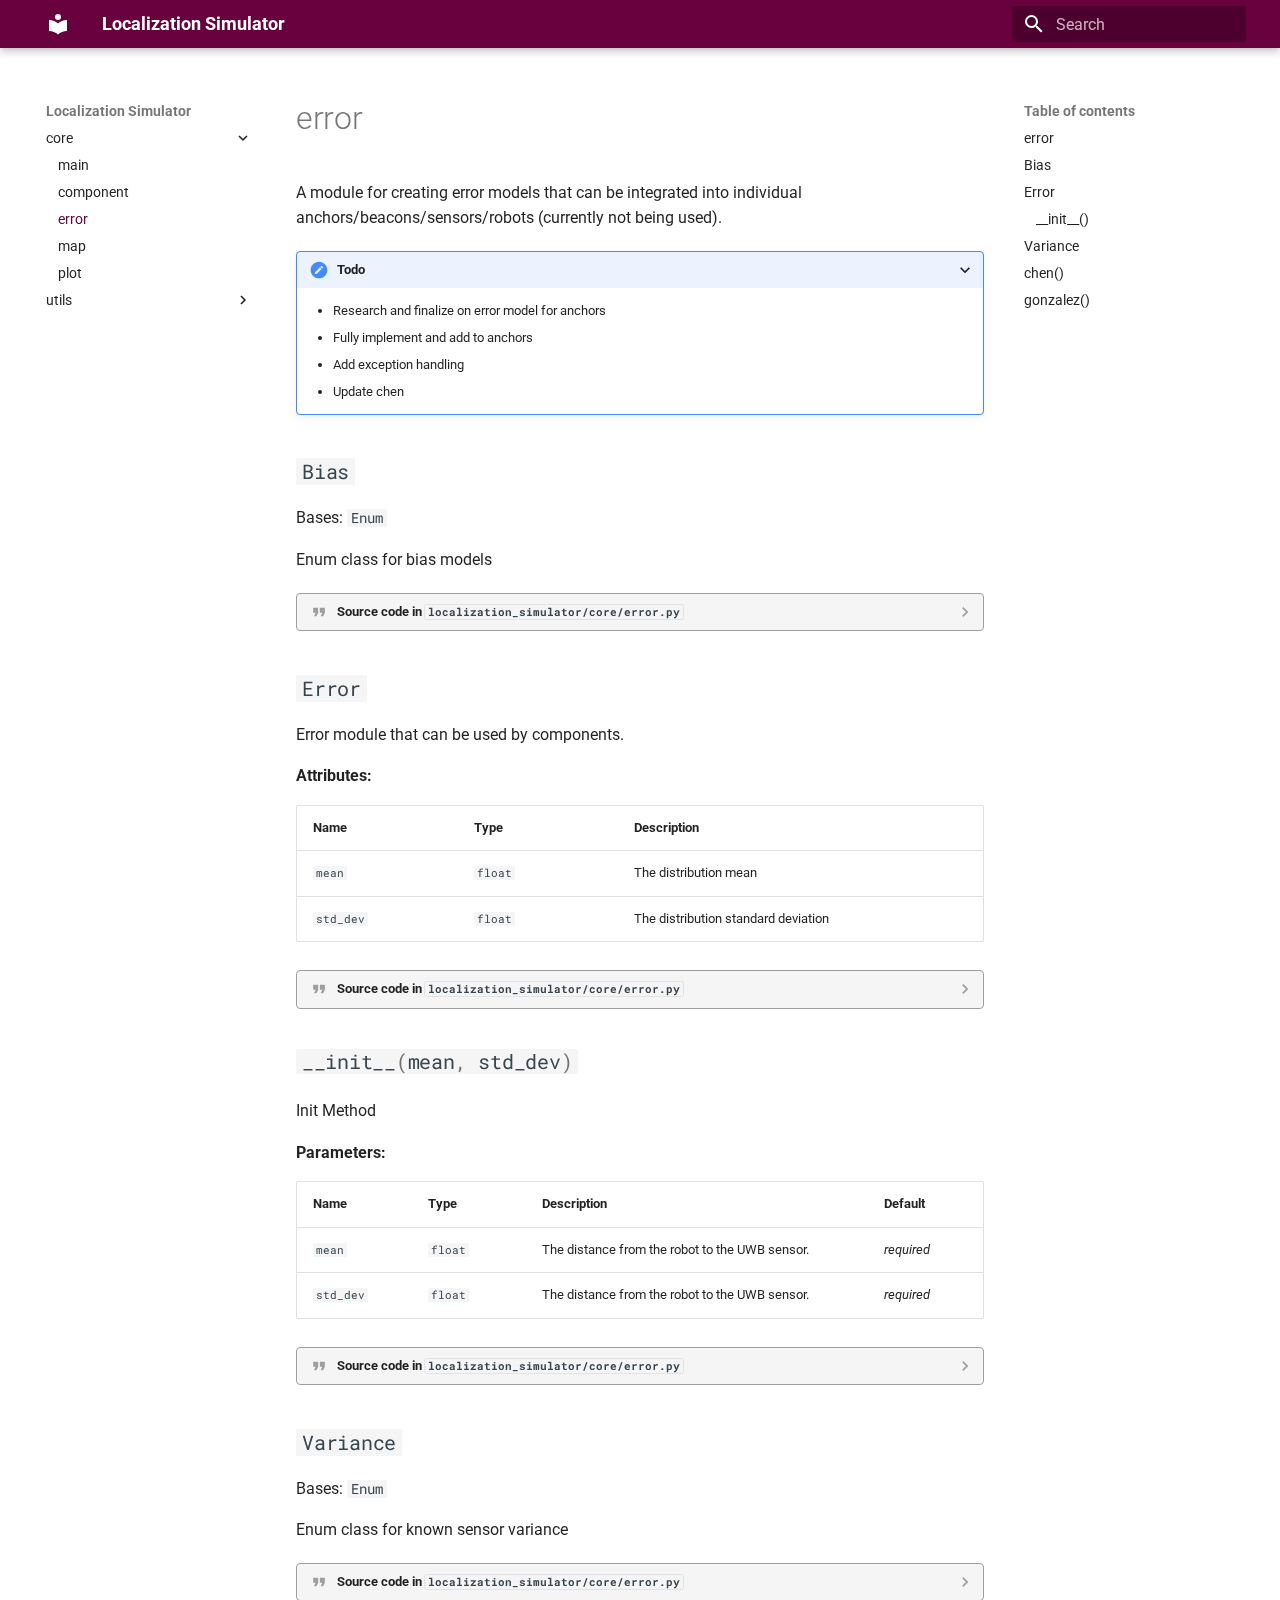
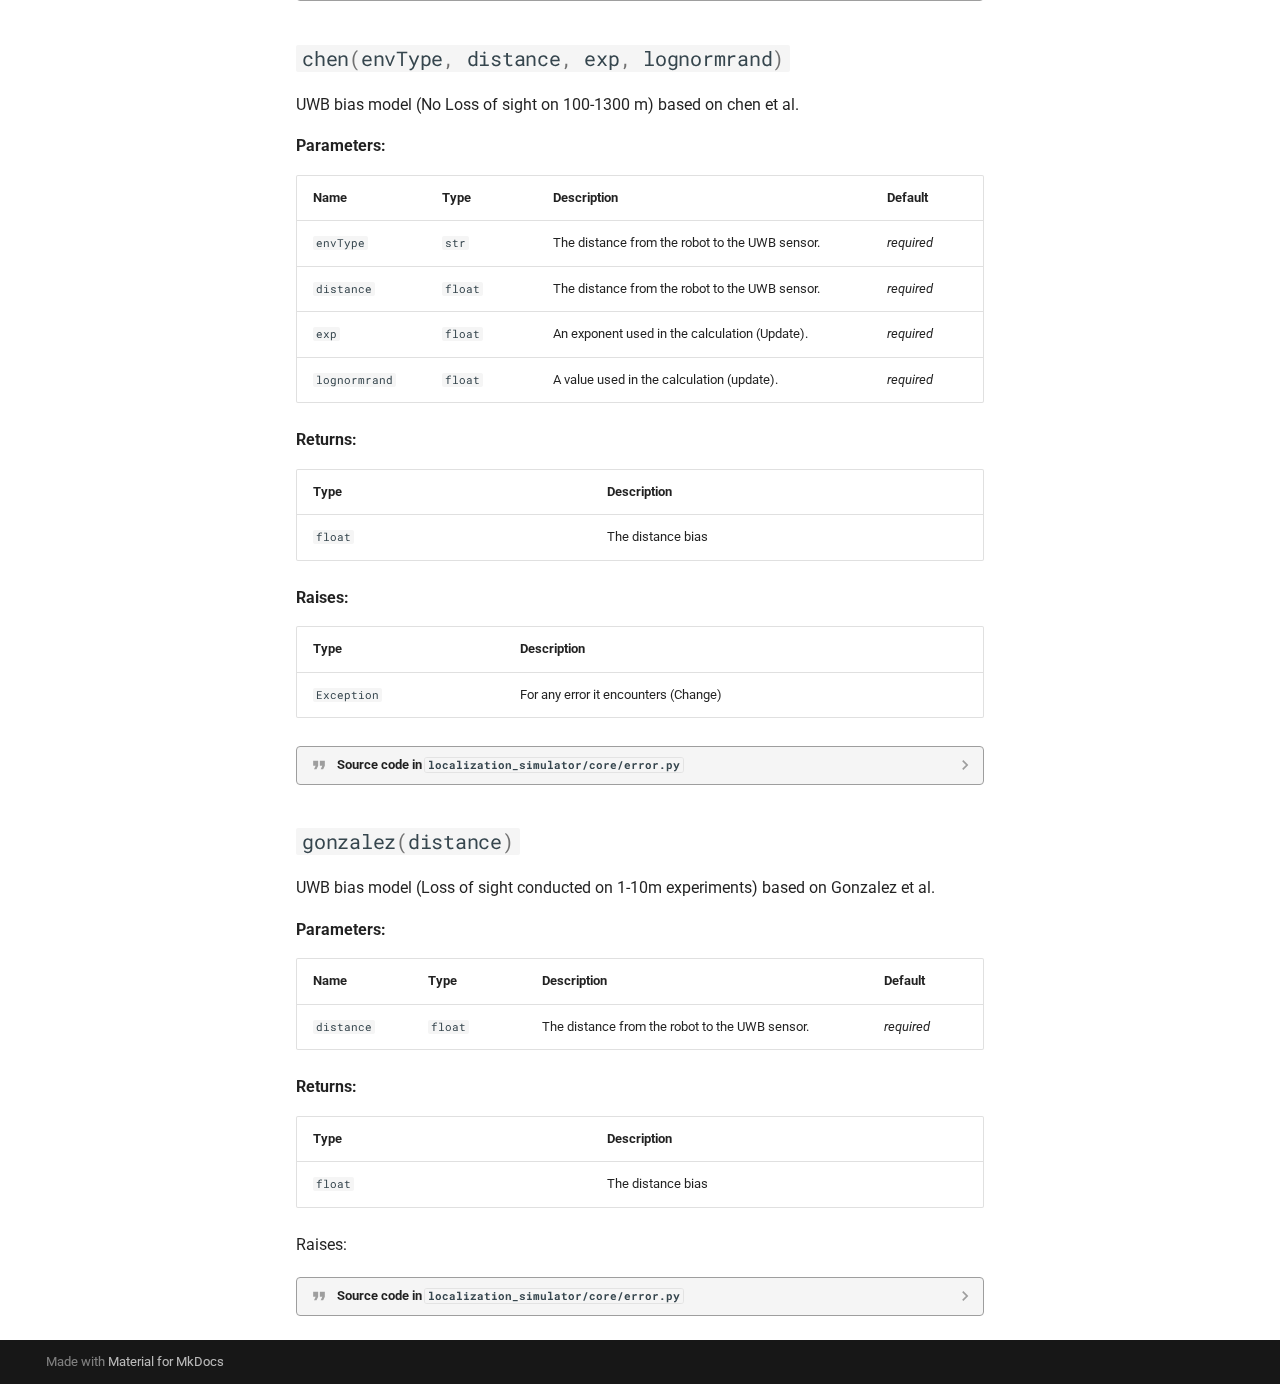
<file: error/index.html>
<!doctype html>
<html lang="en" class="no-js">
  <head>
    
      <meta charset="utf-8">
      <meta name="viewport" content="width=device-width,initial-scale=1">
      
      
      
      
        <link rel="prev" href="../component/">
      
      
        <link rel="next" href="../map/">
      
      
      <link rel="icon" href="../assets/images/favicon.png">
      <meta name="generator" content="mkdocs-1.5.3, mkdocs-material-9.3.2">
    
    
      
        <title>error - Localization Simulator</title>
      
    
    
      <link rel="stylesheet" href="../assets/stylesheets/main.30068a00.min.css">
      
        
        <link rel="stylesheet" href="../assets/stylesheets/palette.85d0ee34.min.css">
      
      


    
    
      
    
    
      
        
        
        <link rel="preconnect" href="https://fonts.gstatic.com" crossorigin>
        <link rel="stylesheet" href="https://fonts.googleapis.com/css?family=Roboto:300,300i,400,400i,700,700i%7CRoboto+Mono:400,400i,700,700i&display=fallback">
        <style>:root{--md-text-font:"Roboto";--md-code-font:"Roboto Mono"}</style>
      
    
    
      <link rel="stylesheet" href="../assets/_mkdocstrings.css">
    
      <link rel="stylesheet" href="../stylesheets/extra.css">
    
    <script>__md_scope=new URL("..",location),__md_hash=e=>[...e].reduce((e,_)=>(e<<5)-e+_.charCodeAt(0),0),__md_get=(e,_=localStorage,t=__md_scope)=>JSON.parse(_.getItem(t.pathname+"."+e)),__md_set=(e,_,t=localStorage,a=__md_scope)=>{try{t.setItem(a.pathname+"."+e,JSON.stringify(_))}catch(e){}}</script>
    
      

    
    
    
  </head>
  
  
    
    
    
    
    
    <body dir="ltr" data-md-color-scheme="default" data-md-color-primary="custom" data-md-color-accent="amber">
  
    
    
    <input class="md-toggle" data-md-toggle="drawer" type="checkbox" id="__drawer" autocomplete="off">
    <input class="md-toggle" data-md-toggle="search" type="checkbox" id="__search" autocomplete="off">
    <label class="md-overlay" for="__drawer"></label>
    <div data-md-component="skip">
      
        
        <a href="#localization_simulator.core.error" class="md-skip">
          Skip to content
        </a>
      
    </div>
    <div data-md-component="announce">
      
    </div>
    
    
      

  

<header class="md-header md-header--shadow" data-md-component="header">
  <nav class="md-header__inner md-grid" aria-label="Header">
    <a href=".." title="Localization Simulator" class="md-header__button md-logo" aria-label="Localization Simulator" data-md-component="logo">
      
  
  <svg xmlns="http://www.w3.org/2000/svg" viewBox="0 0 24 24"><path d="M12 8a3 3 0 0 0 3-3 3 3 0 0 0-3-3 3 3 0 0 0-3 3 3 3 0 0 0 3 3m0 3.54C9.64 9.35 6.5 8 3 8v11c3.5 0 6.64 1.35 9 3.54 2.36-2.19 5.5-3.54 9-3.54V8c-3.5 0-6.64 1.35-9 3.54Z"/></svg>

    </a>
    <label class="md-header__button md-icon" for="__drawer">
      
      <svg xmlns="http://www.w3.org/2000/svg" viewBox="0 0 24 24"><path d="M3 6h18v2H3V6m0 5h18v2H3v-2m0 5h18v2H3v-2Z"/></svg>
    </label>
    <div class="md-header__title" data-md-component="header-title">
      <div class="md-header__ellipsis">
        <div class="md-header__topic">
          <span class="md-ellipsis">
            Localization Simulator
          </span>
        </div>
        <div class="md-header__topic" data-md-component="header-topic">
          <span class="md-ellipsis">
            
              error
            
          </span>
        </div>
      </div>
    </div>
    
      
    
    
    
      <label class="md-header__button md-icon" for="__search">
        
        <svg xmlns="http://www.w3.org/2000/svg" viewBox="0 0 24 24"><path d="M9.5 3A6.5 6.5 0 0 1 16 9.5c0 1.61-.59 3.09-1.56 4.23l.27.27h.79l5 5-1.5 1.5-5-5v-.79l-.27-.27A6.516 6.516 0 0 1 9.5 16 6.5 6.5 0 0 1 3 9.5 6.5 6.5 0 0 1 9.5 3m0 2C7 5 5 7 5 9.5S7 14 9.5 14 14 12 14 9.5 12 5 9.5 5Z"/></svg>
      </label>
      <div class="md-search" data-md-component="search" role="dialog">
  <label class="md-search__overlay" for="__search"></label>
  <div class="md-search__inner" role="search">
    <form class="md-search__form" name="search">
      <input type="text" class="md-search__input" name="query" aria-label="Search" placeholder="Search" autocapitalize="off" autocorrect="off" autocomplete="off" spellcheck="false" data-md-component="search-query" required>
      <label class="md-search__icon md-icon" for="__search">
        
        <svg xmlns="http://www.w3.org/2000/svg" viewBox="0 0 24 24"><path d="M9.5 3A6.5 6.5 0 0 1 16 9.5c0 1.61-.59 3.09-1.56 4.23l.27.27h.79l5 5-1.5 1.5-5-5v-.79l-.27-.27A6.516 6.516 0 0 1 9.5 16 6.5 6.5 0 0 1 3 9.5 6.5 6.5 0 0 1 9.5 3m0 2C7 5 5 7 5 9.5S7 14 9.5 14 14 12 14 9.5 12 5 9.5 5Z"/></svg>
        
        <svg xmlns="http://www.w3.org/2000/svg" viewBox="0 0 24 24"><path d="M20 11v2H8l5.5 5.5-1.42 1.42L4.16 12l7.92-7.92L13.5 5.5 8 11h12Z"/></svg>
      </label>
      <nav class="md-search__options" aria-label="Search">
        
        <button type="reset" class="md-search__icon md-icon" title="Clear" aria-label="Clear" tabindex="-1">
          
          <svg xmlns="http://www.w3.org/2000/svg" viewBox="0 0 24 24"><path d="M19 6.41 17.59 5 12 10.59 6.41 5 5 6.41 10.59 12 5 17.59 6.41 19 12 13.41 17.59 19 19 17.59 13.41 12 19 6.41Z"/></svg>
        </button>
      </nav>
      
    </form>
    <div class="md-search__output">
      <div class="md-search__scrollwrap" data-md-scrollfix>
        <div class="md-search-result" data-md-component="search-result">
          <div class="md-search-result__meta">
            Initializing search
          </div>
          <ol class="md-search-result__list" role="presentation"></ol>
        </div>
      </div>
    </div>
  </div>
</div>
    
    
  </nav>
  
</header>
    
    <div class="md-container" data-md-component="container">
      
      
        
          
        
      
      <main class="md-main" data-md-component="main">
        <div class="md-main__inner md-grid">
          
            
              
              <div class="md-sidebar md-sidebar--primary" data-md-component="sidebar" data-md-type="navigation" >
                <div class="md-sidebar__scrollwrap">
                  <div class="md-sidebar__inner">
                    



<nav class="md-nav md-nav--primary" aria-label="Navigation" data-md-level="0">
  <label class="md-nav__title" for="__drawer">
    <a href=".." title="Localization Simulator" class="md-nav__button md-logo" aria-label="Localization Simulator" data-md-component="logo">
      
  
  <svg xmlns="http://www.w3.org/2000/svg" viewBox="0 0 24 24"><path d="M12 8a3 3 0 0 0 3-3 3 3 0 0 0-3-3 3 3 0 0 0-3 3 3 3 0 0 0 3 3m0 3.54C9.64 9.35 6.5 8 3 8v11c3.5 0 6.64 1.35 9 3.54 2.36-2.19 5.5-3.54 9-3.54V8c-3.5 0-6.64 1.35-9 3.54Z"/></svg>

    </a>
    Localization Simulator
  </label>
  
  <ul class="md-nav__list" data-md-scrollfix>
    
      
      
  
  
    
  
  
    
    
    
    <li class="md-nav__item md-nav__item--active md-nav__item--nested">
      
        
        
        
        
        <input class="md-nav__toggle md-toggle " type="checkbox" id="__nav_1" checked>
        
          <label class="md-nav__link" for="__nav_1" id="__nav_1_label" tabindex="0">
            
  
  <span class="md-ellipsis">
    core
  </span>
  

            <span class="md-nav__icon md-icon"></span>
          </label>
        
        <nav class="md-nav" data-md-level="1" aria-labelledby="__nav_1_label" aria-expanded="true">
          <label class="md-nav__title" for="__nav_1">
            <span class="md-nav__icon md-icon"></span>
            core
          </label>
          <ul class="md-nav__list" data-md-scrollfix>
            
              
                
  
  
  
    <li class="md-nav__item">
      <a href="../main/" class="md-nav__link">
        
  
  <span class="md-ellipsis">
    main
  </span>
  

      </a>
    </li>
  

              
            
              
                
  
  
  
    <li class="md-nav__item">
      <a href="../component/" class="md-nav__link">
        
  
  <span class="md-ellipsis">
    component
  </span>
  

      </a>
    </li>
  

              
            
              
                
  
  
    
  
  
    <li class="md-nav__item md-nav__item--active">
      
      <input class="md-nav__toggle md-toggle" type="checkbox" id="__toc">
      
      
      
        <label class="md-nav__link md-nav__link--active" for="__toc">
          
  
  <span class="md-ellipsis">
    error
  </span>
  

          <span class="md-nav__icon md-icon"></span>
        </label>
      
      <a href="./" class="md-nav__link md-nav__link--active">
        
  
  <span class="md-ellipsis">
    error
  </span>
  

      </a>
      
        

<nav class="md-nav md-nav--secondary" aria-label="Table of contents">
  
  
  
  
    <label class="md-nav__title" for="__toc">
      <span class="md-nav__icon md-icon"></span>
      Table of contents
    </label>
    <ul class="md-nav__list" data-md-component="toc" data-md-scrollfix>
      
        <li class="md-nav__item">
  <a href="#localization_simulator.core.error" class="md-nav__link">
    error
  </a>
  
</li>
      
        <li class="md-nav__item">
  <a href="#localization_simulator.core.error.Bias" class="md-nav__link">
    Bias
  </a>
  
</li>
      
        <li class="md-nav__item">
  <a href="#localization_simulator.core.error.Error" class="md-nav__link">
    Error
  </a>
  
    <nav class="md-nav" aria-label="Error">
      <ul class="md-nav__list">
        
          <li class="md-nav__item">
  <a href="#localization_simulator.core.error.Error.__init__" class="md-nav__link">
    __init__()
  </a>
  
</li>
        
      </ul>
    </nav>
  
</li>
      
        <li class="md-nav__item">
  <a href="#localization_simulator.core.error.Variance" class="md-nav__link">
    Variance
  </a>
  
</li>
      
        <li class="md-nav__item">
  <a href="#localization_simulator.core.error.chen" class="md-nav__link">
    chen()
  </a>
  
</li>
      
        <li class="md-nav__item">
  <a href="#localization_simulator.core.error.gonzalez" class="md-nav__link">
    gonzalez()
  </a>
  
</li>
      
    </ul>
  
</nav>
      
    </li>
  

              
            
              
                
  
  
  
    <li class="md-nav__item">
      <a href="../map/" class="md-nav__link">
        
  
  <span class="md-ellipsis">
    map
  </span>
  

      </a>
    </li>
  

              
            
              
                
  
  
  
    <li class="md-nav__item">
      <a href="../plot/" class="md-nav__link">
        
  
  <span class="md-ellipsis">
    plot
  </span>
  

      </a>
    </li>
  

              
            
          </ul>
        </nav>
      
    </li>
  

    
      
      
  
  
  
    
    
    
    <li class="md-nav__item md-nav__item--nested">
      
        
        
        
        
        <input class="md-nav__toggle md-toggle " type="checkbox" id="__nav_2" >
        
          <label class="md-nav__link" for="__nav_2" id="__nav_2_label" tabindex="0">
            
  
  <span class="md-ellipsis">
    utils
  </span>
  

            <span class="md-nav__icon md-icon"></span>
          </label>
        
        <nav class="md-nav" data-md-level="1" aria-labelledby="__nav_2_label" aria-expanded="false">
          <label class="md-nav__title" for="__nav_2">
            <span class="md-nav__icon md-icon"></span>
            utils
          </label>
          <ul class="md-nav__list" data-md-scrollfix>
            
              
                
  
  
  
    <li class="md-nav__item">
      <a href="../helper/" class="md-nav__link">
        
  
  <span class="md-ellipsis">
    helper
  </span>
  

      </a>
    </li>
  

              
            
              
                
  
  
  
    <li class="md-nav__item">
      <a href="../nls/" class="md-nav__link">
        
  
  <span class="md-ellipsis">
    Newton Solver
  </span>
  

      </a>
    </li>
  

              
            
              
                
  
  
  
    <li class="md-nav__item">
      <a href="../trajectory/" class="md-nav__link">
        
  
  <span class="md-ellipsis">
    trajectory
  </span>
  

      </a>
    </li>
  

              
            
          </ul>
        </nav>
      
    </li>
  

    
  </ul>
</nav>
                  </div>
                </div>
              </div>
            
            
              
              <div class="md-sidebar md-sidebar--secondary" data-md-component="sidebar" data-md-type="toc" >
                <div class="md-sidebar__scrollwrap">
                  <div class="md-sidebar__inner">
                    

<nav class="md-nav md-nav--secondary" aria-label="Table of contents">
  
  
  
  
    <label class="md-nav__title" for="__toc">
      <span class="md-nav__icon md-icon"></span>
      Table of contents
    </label>
    <ul class="md-nav__list" data-md-component="toc" data-md-scrollfix>
      
        <li class="md-nav__item">
  <a href="#localization_simulator.core.error" class="md-nav__link">
    error
  </a>
  
</li>
      
        <li class="md-nav__item">
  <a href="#localization_simulator.core.error.Bias" class="md-nav__link">
    Bias
  </a>
  
</li>
      
        <li class="md-nav__item">
  <a href="#localization_simulator.core.error.Error" class="md-nav__link">
    Error
  </a>
  
    <nav class="md-nav" aria-label="Error">
      <ul class="md-nav__list">
        
          <li class="md-nav__item">
  <a href="#localization_simulator.core.error.Error.__init__" class="md-nav__link">
    __init__()
  </a>
  
</li>
        
      </ul>
    </nav>
  
</li>
      
        <li class="md-nav__item">
  <a href="#localization_simulator.core.error.Variance" class="md-nav__link">
    Variance
  </a>
  
</li>
      
        <li class="md-nav__item">
  <a href="#localization_simulator.core.error.chen" class="md-nav__link">
    chen()
  </a>
  
</li>
      
        <li class="md-nav__item">
  <a href="#localization_simulator.core.error.gonzalez" class="md-nav__link">
    gonzalez()
  </a>
  
</li>
      
    </ul>
  
</nav>
                  </div>
                </div>
              </div>
            
          
          
            <div class="md-content" data-md-component="content">
              <article class="md-content__inner md-typeset">
                
                  


  <h1>error</h1>

<div class="doc doc-object doc-module">



<a id="localization_simulator.core.error"></a>
  <div class="doc doc-contents first">
  
      <p>A module for creating error models that can be integrated into individual anchors/beacons/sensors/robots (currently not being used).</p>

<details class="todo" open>
  <summary>Todo</summary>
  <ul>
<li>Research and finalize on error model for anchors</li>
<li>Fully implement and add to anchors</li>
<li>Add exception handling</li>
<li>Update chen</li>
</ul>
</details>
  

  <div class="doc doc-children">








<div class="doc doc-object doc-class">




<h2 id="localization_simulator.core.error.Bias" class="doc doc-heading">
          <code>Bias</code>


</h2>


  <div class="doc doc-contents ">
          <p class="doc doc-class-bases">
            Bases: <code><span title="enum.Enum">Enum</span></code></p>

  
      <p>Enum class for bias models</p>

            <details class="quote">
              <summary>Source code in <code>localization_simulator/core/error.py</code></summary>
              <div class="highlight"><table class="highlighttable"><tr><td class="linenos"><div class="linenodiv"><pre><span></span><span class="normal">60</span>
<span class="normal">61</span>
<span class="normal">62</span>
<span class="normal">63</span>
<span class="normal">64</span></pre></div></td><td class="code"><div><pre><span></span><code><span class="k">class</span> <span class="nc">Bias</span><span class="p">(</span><span class="n">Enum</span><span class="p">):</span>
<span class="w">    </span><span class="sd">&quot;&quot;&quot;Enum class for bias models</span>
<span class="sd">    &quot;&quot;&quot;</span>
    <span class="n">gonzalez</span> <span class="o">=</span> <span class="n">gonzalez</span>
    <span class="n">chen</span> <span class="o">=</span> <span class="n">chen</span>
</code></pre></div></td></tr></table></div>
            </details>

  

  <div class="doc doc-children">











  </div>

  </div>

</div>

<div class="doc doc-object doc-class">




<h2 id="localization_simulator.core.error.Error" class="doc doc-heading">
          <code>Error</code>


</h2>


  <div class="doc doc-contents ">

  
      <p>Error module that can be used by components.</p>



  <p><strong>Attributes:</strong></p>
  <table>
    <thead>
      <tr>
        <th>Name</th>
        <th>Type</th>
        <th>Description</th>
      </tr>
    </thead>
    <tbody>
        <tr>
          <td><code>mean</code></td>
          <td>
                <code>float</code>
          </td>
          <td>
            <div class="doc-md-description">
              <p>The distribution mean</p>
            </div>
          </td>
        </tr>
        <tr>
          <td><code>std_dev</code></td>
          <td>
                <code>float</code>
          </td>
          <td>
            <div class="doc-md-description">
              <p>The distribution standard deviation</p>
            </div>
          </td>
        </tr>
    </tbody>
  </table>

            <details class="quote">
              <summary>Source code in <code>localization_simulator/core/error.py</code></summary>
              <div class="highlight"><table class="highlighttable"><tr><td class="linenos"><div class="linenodiv"><pre><span></span><span class="normal">73</span>
<span class="normal">74</span>
<span class="normal">75</span>
<span class="normal">76</span>
<span class="normal">77</span>
<span class="normal">78</span>
<span class="normal">79</span>
<span class="normal">80</span>
<span class="normal">81</span>
<span class="normal">82</span>
<span class="normal">83</span>
<span class="normal">84</span>
<span class="normal">85</span>
<span class="normal">86</span>
<span class="normal">87</span>
<span class="normal">88</span>
<span class="normal">89</span>
<span class="normal">90</span>
<span class="normal">91</span></pre></div></td><td class="code"><div><pre><span></span><code><span class="k">class</span> <span class="nc">Error</span><span class="p">:</span>
<span class="w">    </span><span class="sd">&quot;&quot;&quot;Error module that can be used by components.</span>

<span class="sd">    Attributes:</span>
<span class="sd">        mean (float): The distribution mean</span>
<span class="sd">        std_dev (float): The distribution standard deviation</span>
<span class="sd">    &quot;&quot;&quot;</span>
    <span class="k">def</span> <span class="fm">__init__</span><span class="p">(</span><span class="bp">self</span><span class="p">,</span> <span class="n">mean</span><span class="p">,</span> <span class="n">std_dev</span><span class="p">)</span> <span class="o">-&gt;</span> <span class="kc">None</span><span class="p">:</span>
<span class="w">        </span><span class="sd">&quot;&quot;&quot;Init Method</span>

<span class="sd">        Args:</span>
<span class="sd">            mean (float): The distance from the robot to the UWB sensor.</span>
<span class="sd">            std_dev (float): The distance from the robot to the UWB sensor.</span>
<span class="sd">        &quot;&quot;&quot;</span>
        <span class="bp">self</span><span class="o">.</span><span class="n">mean</span> <span class="o">=</span> <span class="n">mean</span>
        <span class="bp">self</span><span class="o">.</span><span class="n">std_dev</span> <span class="o">=</span> <span class="n">std_dev</span>

    <span class="k">def</span> <span class="nf">getPDF</span><span class="p">(</span><span class="bp">self</span><span class="p">,</span> <span class="n">dist</span><span class="p">,</span> <span class="n">mean</span><span class="o">=</span><span class="kc">None</span><span class="p">):</span>
        <span class="k">return</span> <span class="n">stats</span><span class="o">.</span><span class="n">norm</span><span class="o">.</span><span class="n">pdf</span><span class="p">(</span><span class="n">dist</span><span class="p">,</span> <span class="n">loc</span><span class="o">=</span><span class="bp">self</span><span class="o">.</span><span class="n">mean</span> <span class="k">if</span> <span class="n">mean</span> <span class="ow">is</span> <span class="kc">None</span> <span class="k">else</span> <span class="n">mean</span><span class="p">,</span> <span class="n">scale</span><span class="o">=</span><span class="bp">self</span><span class="o">.</span><span class="n">std_dev</span><span class="p">)</span>
</code></pre></div></td></tr></table></div>
            </details>

  

  <div class="doc doc-children">










<div class="doc doc-object doc-function">




<h3 id="localization_simulator.core.error.Error.__init__" class="doc doc-heading">
          <code class="highlight language-python"><span class="fm">__init__</span><span class="p">(</span><span class="n">mean</span><span class="p">,</span> <span class="n">std_dev</span><span class="p">)</span></code>

</h3>


  <div class="doc doc-contents ">
  
      <p>Init Method</p>



  <p><strong>Parameters:</strong></p>
  <table>
    <thead>
      <tr>
        <th>Name</th>
        <th>Type</th>
        <th>Description</th>
        <th>Default</th>
      </tr>
    </thead>
    <tbody>
        <tr>
          <td><code>mean</code></td>
          <td>
                <code>float</code>
          </td>
          <td>
            <div class="doc-md-description">
              <p>The distance from the robot to the UWB sensor.</p>
            </div>
          </td>
          <td>
              <em>required</em>
          </td>
        </tr>
        <tr>
          <td><code>std_dev</code></td>
          <td>
                <code>float</code>
          </td>
          <td>
            <div class="doc-md-description">
              <p>The distance from the robot to the UWB sensor.</p>
            </div>
          </td>
          <td>
              <em>required</em>
          </td>
        </tr>
    </tbody>
  </table>

          <details class="quote">
            <summary>Source code in <code>localization_simulator/core/error.py</code></summary>
            <div class="highlight"><table class="highlighttable"><tr><td class="linenos"><div class="linenodiv"><pre><span></span><span class="normal">80</span>
<span class="normal">81</span>
<span class="normal">82</span>
<span class="normal">83</span>
<span class="normal">84</span>
<span class="normal">85</span>
<span class="normal">86</span>
<span class="normal">87</span>
<span class="normal">88</span></pre></div></td><td class="code"><div><pre><span></span><code><span class="k">def</span> <span class="fm">__init__</span><span class="p">(</span><span class="bp">self</span><span class="p">,</span> <span class="n">mean</span><span class="p">,</span> <span class="n">std_dev</span><span class="p">)</span> <span class="o">-&gt;</span> <span class="kc">None</span><span class="p">:</span>
<span class="w">    </span><span class="sd">&quot;&quot;&quot;Init Method</span>

<span class="sd">    Args:</span>
<span class="sd">        mean (float): The distance from the robot to the UWB sensor.</span>
<span class="sd">        std_dev (float): The distance from the robot to the UWB sensor.</span>
<span class="sd">    &quot;&quot;&quot;</span>
    <span class="bp">self</span><span class="o">.</span><span class="n">mean</span> <span class="o">=</span> <span class="n">mean</span>
    <span class="bp">self</span><span class="o">.</span><span class="n">std_dev</span> <span class="o">=</span> <span class="n">std_dev</span>
</code></pre></div></td></tr></table></div>
          </details>
  </div>

</div>



  </div>

  </div>

</div>

<div class="doc doc-object doc-class">




<h2 id="localization_simulator.core.error.Variance" class="doc doc-heading">
          <code>Variance</code>


</h2>


  <div class="doc doc-contents ">
          <p class="doc doc-class-bases">
            Bases: <code><span title="enum.Enum">Enum</span></code></p>

  
      <p>Enum class for known sensor variance</p>

            <details class="quote">
              <summary>Source code in <code>localization_simulator/core/error.py</code></summary>
              <div class="highlight"><table class="highlighttable"><tr><td class="linenos"><div class="linenodiv"><pre><span></span><span class="normal">66</span>
<span class="normal">67</span>
<span class="normal">68</span>
<span class="normal">69</span>
<span class="normal">70</span></pre></div></td><td class="code"><div><pre><span></span><code><span class="k">class</span> <span class="nc">Variance</span><span class="p">(</span><span class="n">Enum</span><span class="p">):</span>
<span class="w">    </span><span class="sd">&quot;&quot;&quot;Enum class for known sensor variance</span>
<span class="sd">    &quot;&quot;&quot;</span>
    <span class="n">uwb_skylab_sku603</span> <span class="o">=</span> <span class="mi">10</span>
    <span class="n">uwb_Zebra</span> <span class="o">=</span> <span class="mi">10</span><span class="o">/</span><span class="mi">3</span>
</code></pre></div></td></tr></table></div>
            </details>

  

  <div class="doc doc-children">











  </div>

  </div>

</div>



<div class="doc doc-object doc-function">




<h2 id="localization_simulator.core.error.chen" class="doc doc-heading">
          <code class="highlight language-python"><span class="n">chen</span><span class="p">(</span><span class="n">envType</span><span class="p">,</span> <span class="n">distance</span><span class="p">,</span> <span class="n">exp</span><span class="p">,</span> <span class="n">lognormrand</span><span class="p">)</span></code>

</h2>


  <div class="doc doc-contents ">
  
      <p>UWB bias model (No Loss of sight on 100-1300 m) based on chen et al.</p>



  <p><strong>Parameters:</strong></p>
  <table>
    <thead>
      <tr>
        <th>Name</th>
        <th>Type</th>
        <th>Description</th>
        <th>Default</th>
      </tr>
    </thead>
    <tbody>
        <tr>
          <td><code>envType</code></td>
          <td>
                <code>str</code>
          </td>
          <td>
            <div class="doc-md-description">
              <p>The distance from the robot to the UWB sensor.</p>
            </div>
          </td>
          <td>
              <em>required</em>
          </td>
        </tr>
        <tr>
          <td><code>distance</code></td>
          <td>
                <code>float</code>
          </td>
          <td>
            <div class="doc-md-description">
              <p>The distance from the robot to the UWB sensor.</p>
            </div>
          </td>
          <td>
              <em>required</em>
          </td>
        </tr>
        <tr>
          <td><code>exp</code></td>
          <td>
                <code>float</code>
          </td>
          <td>
            <div class="doc-md-description">
              <p>An exponent used in the calculation (Update).</p>
            </div>
          </td>
          <td>
              <em>required</em>
          </td>
        </tr>
        <tr>
          <td><code>lognormrand</code></td>
          <td>
                <code>float</code>
          </td>
          <td>
            <div class="doc-md-description">
              <p>A value used in the calculation (update).</p>
            </div>
          </td>
          <td>
              <em>required</em>
          </td>
        </tr>
    </tbody>
  </table>



  <p><strong>Returns:</strong></p>
  <table>
    <thead>
      <tr>
        <th>Type</th>
        <th>Description</th>
      </tr>
    </thead>
    <tbody>
        <tr>
          <td>
                <code>float</code>
          </td>
          <td>
            <div class="doc-md-description">
              <p>The distance bias</p>
            </div>
          </td>
        </tr>
    </tbody>
  </table>



  <p><strong>Raises:</strong></p>
  <table>
    <thead>
      <tr>
        <th>Type</th>
        <th>Description</th>
      </tr>
    </thead>
    <tbody>
        <tr>
          <td>
                <code>Exception</code>
          </td>
          <td>
            <div class="doc-md-description">
              <p>For any error it encounters (Change)</p>
            </div>
          </td>
        </tr>
    </tbody>
  </table>

          <details class="quote">
            <summary>Source code in <code>localization_simulator/core/error.py</code></summary>
            <div class="highlight"><table class="highlighttable"><tr><td class="linenos"><div class="linenodiv"><pre><span></span><span class="normal">29</span>
<span class="normal">30</span>
<span class="normal">31</span>
<span class="normal">32</span>
<span class="normal">33</span>
<span class="normal">34</span>
<span class="normal">35</span>
<span class="normal">36</span>
<span class="normal">37</span>
<span class="normal">38</span>
<span class="normal">39</span>
<span class="normal">40</span>
<span class="normal">41</span>
<span class="normal">42</span>
<span class="normal">43</span>
<span class="normal">44</span>
<span class="normal">45</span>
<span class="normal">46</span>
<span class="normal">47</span>
<span class="normal">48</span>
<span class="normal">49</span>
<span class="normal">50</span>
<span class="normal">51</span>
<span class="normal">52</span>
<span class="normal">53</span>
<span class="normal">54</span>
<span class="normal">55</span>
<span class="normal">56</span>
<span class="normal">57</span>
<span class="normal">58</span></pre></div></td><td class="code"><div><pre><span></span><code><span class="k">def</span> <span class="nf">chen</span><span class="p">(</span><span class="n">envType</span><span class="p">,</span><span class="n">distance</span><span class="p">,</span><span class="n">exp</span><span class="p">,</span><span class="n">lognormrand</span><span class="p">):</span>
<span class="w">    </span><span class="sd">&quot;&quot;&quot;UWB bias model (No Loss of sight on 100-1300 m) based on chen et al.</span>

<span class="sd">    Args:</span>
<span class="sd">        envType (str): The distance from the robot to the UWB sensor.</span>
<span class="sd">        distance (float): The distance from the robot to the UWB sensor.</span>
<span class="sd">        exp (float): An exponent used in the calculation (Update).</span>
<span class="sd">        lognormrand (float): A value used in the calculation (update).</span>

<span class="sd">    Returns:</span>
<span class="sd">        (float): The distance bias</span>

<span class="sd">    Raises:</span>
<span class="sd">        Exception: For any error it encounters (Change)</span>
<span class="sd">    &quot;&quot;&quot;</span>
    <span class="n">types</span> <span class="o">=</span> <span class="p">{</span>
        <span class="s2">&quot;bad_urban&quot;</span><span class="p">:</span> <span class="mi">1</span><span class="p">,</span>
        <span class="s2">&quot;urban&quot;</span><span class="p">:</span> <span class="mf">0.4</span><span class="p">,</span>
        <span class="s2">&quot;suburban&quot;</span><span class="p">:</span><span class="mf">0.3</span><span class="p">,</span>
        <span class="s2">&quot;rural&quot;</span><span class="p">:</span><span class="mf">0.1</span>
    <span class="p">}</span>

    <span class="k">try</span><span class="p">:</span>
        <span class="n">T1</span> <span class="o">=</span> <span class="n">types</span><span class="p">[</span><span class="n">envType</span><span class="p">]</span>
    <span class="k">except</span><span class="p">:</span>
        <span class="k">raise</span> <span class="ne">Exception</span>

    <span class="n">trms</span> <span class="o">=</span> <span class="n">T1</span><span class="o">*</span><span class="p">(</span><span class="n">distance</span><span class="o">/</span><span class="mi">1000</span><span class="o">**</span><span class="n">exp</span><span class="p">)</span><span class="o">*</span><span class="n">lognormrand</span>
    <span class="n">t</span> <span class="o">=</span> <span class="mi">2</span>
    <span class="k">return</span> <span class="p">((</span><span class="mi">1</span><span class="o">/</span><span class="n">trms</span><span class="p">)</span><span class="o">*</span><span class="n">np</span><span class="o">.</span><span class="n">exp</span><span class="p">(</span><span class="o">-</span><span class="p">(</span><span class="n">t</span><span class="o">/</span><span class="n">trms</span><span class="p">)))</span><span class="o">*</span><span class="mi">1000</span>
</code></pre></div></td></tr></table></div>
          </details>
  </div>

</div>


<div class="doc doc-object doc-function">




<h2 id="localization_simulator.core.error.gonzalez" class="doc doc-heading">
          <code class="highlight language-python"><span class="n">gonzalez</span><span class="p">(</span><span class="n">distance</span><span class="p">)</span></code>

</h2>


  <div class="doc doc-contents ">
  
      <p>UWB bias model (Loss of sight conducted on 1-10m experiments) based on Gonzalez et al.</p>



  <p><strong>Parameters:</strong></p>
  <table>
    <thead>
      <tr>
        <th>Name</th>
        <th>Type</th>
        <th>Description</th>
        <th>Default</th>
      </tr>
    </thead>
    <tbody>
        <tr>
          <td><code>distance</code></td>
          <td>
                <code>float</code>
          </td>
          <td>
            <div class="doc-md-description">
              <p>The distance from the robot to the UWB sensor.</p>
            </div>
          </td>
          <td>
              <em>required</em>
          </td>
        </tr>
    </tbody>
  </table>



  <p><strong>Returns:</strong></p>
  <table>
    <thead>
      <tr>
        <th>Type</th>
        <th>Description</th>
      </tr>
    </thead>
    <tbody>
        <tr>
          <td>
                <code>float</code>
          </td>
          <td>
            <div class="doc-md-description">
              <p>The distance bias</p>
            </div>
          </td>
        </tr>
    </tbody>
  </table>
      <p>Raises:</p>

          <details class="quote">
            <summary>Source code in <code>localization_simulator/core/error.py</code></summary>
            <div class="highlight"><table class="highlighttable"><tr><td class="linenos"><div class="linenodiv"><pre><span></span><span class="normal">15</span>
<span class="normal">16</span>
<span class="normal">17</span>
<span class="normal">18</span>
<span class="normal">19</span>
<span class="normal">20</span>
<span class="normal">21</span>
<span class="normal">22</span>
<span class="normal">23</span>
<span class="normal">24</span>
<span class="normal">25</span>
<span class="normal">26</span>
<span class="normal">27</span></pre></div></td><td class="code"><div><pre><span></span><code><span class="k">def</span> <span class="nf">gonzalez</span><span class="p">(</span><span class="n">distance</span><span class="p">):</span>
<span class="w">    </span><span class="sd">&quot;&quot;&quot;UWB bias model (Loss of sight conducted on 1-10m experiments) based on Gonzalez et al.</span>

<span class="sd">    Args:</span>
<span class="sd">        distance (float): The distance from the robot to the UWB sensor.</span>

<span class="sd">    Returns:</span>
<span class="sd">        (float): The distance bias</span>

<span class="sd">    Raises:</span>

<span class="sd">    &quot;&quot;&quot;</span>
    <span class="k">return</span> <span class="mf">0.1</span><span class="o">*</span><span class="p">(</span><span class="mf">1.01</span><span class="o">-</span><span class="n">np</span><span class="o">.</span><span class="n">exp</span><span class="p">(</span><span class="o">-</span><span class="mf">0.17</span><span class="o">*</span><span class="n">distance</span><span class="p">))</span>
</code></pre></div></td></tr></table></div>
          </details>
  </div>

</div>



  </div>

  </div>

</div>





                
              </article>
            </div>
          
          
        </div>
        
      </main>
      
        <footer class="md-footer">
  
  <div class="md-footer-meta md-typeset">
    <div class="md-footer-meta__inner md-grid">
      <div class="md-copyright">
  
  
    Made with
    <a href="https://squidfunk.github.io/mkdocs-material/" target="_blank" rel="noopener">
      Material for MkDocs
    </a>
  
</div>
      
    </div>
  </div>
</footer>
      
    </div>
    <div class="md-dialog" data-md-component="dialog">
      <div class="md-dialog__inner md-typeset"></div>
    </div>
    
    <script id="__config" type="application/json">{"base": "..", "features": [], "search": "../assets/javascripts/workers/search.dfff1995.min.js", "translations": {"clipboard.copied": "Copied to clipboard", "clipboard.copy": "Copy to clipboard", "search.result.more.one": "1 more on this page", "search.result.more.other": "# more on this page", "search.result.none": "No matching documents", "search.result.one": "1 matching document", "search.result.other": "# matching documents", "search.result.placeholder": "Type to start searching", "search.result.term.missing": "Missing", "select.version": "Select version"}}</script>
    
    
      <script src="../assets/javascripts/bundle.dff1b7c8.min.js"></script>
      
    
  </body>
</html>
</file>
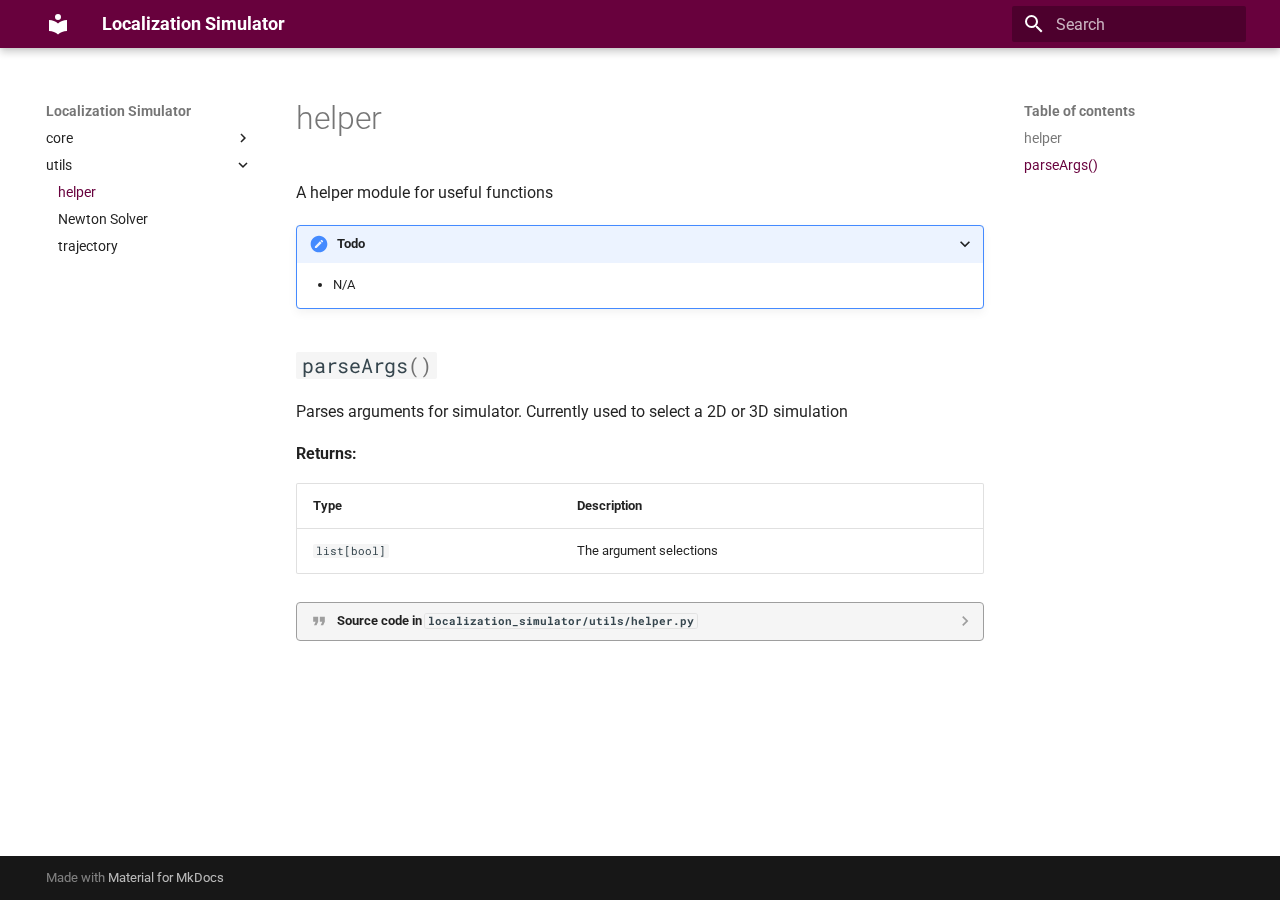
<file: helper/index.html>
<!doctype html>
<html lang="en" class="no-js">
  <head>
    
      <meta charset="utf-8">
      <meta name="viewport" content="width=device-width,initial-scale=1">
      
      
      
      
        <link rel="prev" href="../plot/">
      
      
        <link rel="next" href="../nls/">
      
      
      <link rel="icon" href="../assets/images/favicon.png">
      <meta name="generator" content="mkdocs-1.5.3, mkdocs-material-9.3.2">
    
    
      
        <title>helper - Localization Simulator</title>
      
    
    
      <link rel="stylesheet" href="../assets/stylesheets/main.30068a00.min.css">
      
        
        <link rel="stylesheet" href="../assets/stylesheets/palette.85d0ee34.min.css">
      
      


    
    
      
    
    
      
        
        
        <link rel="preconnect" href="https://fonts.gstatic.com" crossorigin>
        <link rel="stylesheet" href="https://fonts.googleapis.com/css?family=Roboto:300,300i,400,400i,700,700i%7CRoboto+Mono:400,400i,700,700i&display=fallback">
        <style>:root{--md-text-font:"Roboto";--md-code-font:"Roboto Mono"}</style>
      
    
    
      <link rel="stylesheet" href="../assets/_mkdocstrings.css">
    
      <link rel="stylesheet" href="../stylesheets/extra.css">
    
    <script>__md_scope=new URL("..",location),__md_hash=e=>[...e].reduce((e,_)=>(e<<5)-e+_.charCodeAt(0),0),__md_get=(e,_=localStorage,t=__md_scope)=>JSON.parse(_.getItem(t.pathname+"."+e)),__md_set=(e,_,t=localStorage,a=__md_scope)=>{try{t.setItem(a.pathname+"."+e,JSON.stringify(_))}catch(e){}}</script>
    
      

    
    
    
  </head>
  
  
    
    
    
    
    
    <body dir="ltr" data-md-color-scheme="default" data-md-color-primary="custom" data-md-color-accent="amber">
  
    
    
    <input class="md-toggle" data-md-toggle="drawer" type="checkbox" id="__drawer" autocomplete="off">
    <input class="md-toggle" data-md-toggle="search" type="checkbox" id="__search" autocomplete="off">
    <label class="md-overlay" for="__drawer"></label>
    <div data-md-component="skip">
      
        
        <a href="#localization_simulator.utils.helper" class="md-skip">
          Skip to content
        </a>
      
    </div>
    <div data-md-component="announce">
      
    </div>
    
    
      

  

<header class="md-header md-header--shadow" data-md-component="header">
  <nav class="md-header__inner md-grid" aria-label="Header">
    <a href=".." title="Localization Simulator" class="md-header__button md-logo" aria-label="Localization Simulator" data-md-component="logo">
      
  
  <svg xmlns="http://www.w3.org/2000/svg" viewBox="0 0 24 24"><path d="M12 8a3 3 0 0 0 3-3 3 3 0 0 0-3-3 3 3 0 0 0-3 3 3 3 0 0 0 3 3m0 3.54C9.64 9.35 6.5 8 3 8v11c3.5 0 6.64 1.35 9 3.54 2.36-2.19 5.5-3.54 9-3.54V8c-3.5 0-6.64 1.35-9 3.54Z"/></svg>

    </a>
    <label class="md-header__button md-icon" for="__drawer">
      
      <svg xmlns="http://www.w3.org/2000/svg" viewBox="0 0 24 24"><path d="M3 6h18v2H3V6m0 5h18v2H3v-2m0 5h18v2H3v-2Z"/></svg>
    </label>
    <div class="md-header__title" data-md-component="header-title">
      <div class="md-header__ellipsis">
        <div class="md-header__topic">
          <span class="md-ellipsis">
            Localization Simulator
          </span>
        </div>
        <div class="md-header__topic" data-md-component="header-topic">
          <span class="md-ellipsis">
            
              helper
            
          </span>
        </div>
      </div>
    </div>
    
      
    
    
    
      <label class="md-header__button md-icon" for="__search">
        
        <svg xmlns="http://www.w3.org/2000/svg" viewBox="0 0 24 24"><path d="M9.5 3A6.5 6.5 0 0 1 16 9.5c0 1.61-.59 3.09-1.56 4.23l.27.27h.79l5 5-1.5 1.5-5-5v-.79l-.27-.27A6.516 6.516 0 0 1 9.5 16 6.5 6.5 0 0 1 3 9.5 6.5 6.5 0 0 1 9.5 3m0 2C7 5 5 7 5 9.5S7 14 9.5 14 14 12 14 9.5 12 5 9.5 5Z"/></svg>
      </label>
      <div class="md-search" data-md-component="search" role="dialog">
  <label class="md-search__overlay" for="__search"></label>
  <div class="md-search__inner" role="search">
    <form class="md-search__form" name="search">
      <input type="text" class="md-search__input" name="query" aria-label="Search" placeholder="Search" autocapitalize="off" autocorrect="off" autocomplete="off" spellcheck="false" data-md-component="search-query" required>
      <label class="md-search__icon md-icon" for="__search">
        
        <svg xmlns="http://www.w3.org/2000/svg" viewBox="0 0 24 24"><path d="M9.5 3A6.5 6.5 0 0 1 16 9.5c0 1.61-.59 3.09-1.56 4.23l.27.27h.79l5 5-1.5 1.5-5-5v-.79l-.27-.27A6.516 6.516 0 0 1 9.5 16 6.5 6.5 0 0 1 3 9.5 6.5 6.5 0 0 1 9.5 3m0 2C7 5 5 7 5 9.5S7 14 9.5 14 14 12 14 9.5 12 5 9.5 5Z"/></svg>
        
        <svg xmlns="http://www.w3.org/2000/svg" viewBox="0 0 24 24"><path d="M20 11v2H8l5.5 5.5-1.42 1.42L4.16 12l7.92-7.92L13.5 5.5 8 11h12Z"/></svg>
      </label>
      <nav class="md-search__options" aria-label="Search">
        
        <button type="reset" class="md-search__icon md-icon" title="Clear" aria-label="Clear" tabindex="-1">
          
          <svg xmlns="http://www.w3.org/2000/svg" viewBox="0 0 24 24"><path d="M19 6.41 17.59 5 12 10.59 6.41 5 5 6.41 10.59 12 5 17.59 6.41 19 12 13.41 17.59 19 19 17.59 13.41 12 19 6.41Z"/></svg>
        </button>
      </nav>
      
    </form>
    <div class="md-search__output">
      <div class="md-search__scrollwrap" data-md-scrollfix>
        <div class="md-search-result" data-md-component="search-result">
          <div class="md-search-result__meta">
            Initializing search
          </div>
          <ol class="md-search-result__list" role="presentation"></ol>
        </div>
      </div>
    </div>
  </div>
</div>
    
    
  </nav>
  
</header>
    
    <div class="md-container" data-md-component="container">
      
      
        
          
        
      
      <main class="md-main" data-md-component="main">
        <div class="md-main__inner md-grid">
          
            
              
              <div class="md-sidebar md-sidebar--primary" data-md-component="sidebar" data-md-type="navigation" >
                <div class="md-sidebar__scrollwrap">
                  <div class="md-sidebar__inner">
                    



<nav class="md-nav md-nav--primary" aria-label="Navigation" data-md-level="0">
  <label class="md-nav__title" for="__drawer">
    <a href=".." title="Localization Simulator" class="md-nav__button md-logo" aria-label="Localization Simulator" data-md-component="logo">
      
  
  <svg xmlns="http://www.w3.org/2000/svg" viewBox="0 0 24 24"><path d="M12 8a3 3 0 0 0 3-3 3 3 0 0 0-3-3 3 3 0 0 0-3 3 3 3 0 0 0 3 3m0 3.54C9.64 9.35 6.5 8 3 8v11c3.5 0 6.64 1.35 9 3.54 2.36-2.19 5.5-3.54 9-3.54V8c-3.5 0-6.64 1.35-9 3.54Z"/></svg>

    </a>
    Localization Simulator
  </label>
  
  <ul class="md-nav__list" data-md-scrollfix>
    
      
      
  
  
  
    
    
    
    <li class="md-nav__item md-nav__item--nested">
      
        
        
        
        
        <input class="md-nav__toggle md-toggle " type="checkbox" id="__nav_1" >
        
          <label class="md-nav__link" for="__nav_1" id="__nav_1_label" tabindex="0">
            
  
  <span class="md-ellipsis">
    core
  </span>
  

            <span class="md-nav__icon md-icon"></span>
          </label>
        
        <nav class="md-nav" data-md-level="1" aria-labelledby="__nav_1_label" aria-expanded="false">
          <label class="md-nav__title" for="__nav_1">
            <span class="md-nav__icon md-icon"></span>
            core
          </label>
          <ul class="md-nav__list" data-md-scrollfix>
            
              
                
  
  
  
    <li class="md-nav__item">
      <a href="../main/" class="md-nav__link">
        
  
  <span class="md-ellipsis">
    main
  </span>
  

      </a>
    </li>
  

              
            
              
                
  
  
  
    <li class="md-nav__item">
      <a href="../component/" class="md-nav__link">
        
  
  <span class="md-ellipsis">
    component
  </span>
  

      </a>
    </li>
  

              
            
              
                
  
  
  
    <li class="md-nav__item">
      <a href="../error/" class="md-nav__link">
        
  
  <span class="md-ellipsis">
    error
  </span>
  

      </a>
    </li>
  

              
            
              
                
  
  
  
    <li class="md-nav__item">
      <a href="../map/" class="md-nav__link">
        
  
  <span class="md-ellipsis">
    map
  </span>
  

      </a>
    </li>
  

              
            
              
                
  
  
  
    <li class="md-nav__item">
      <a href="../plot/" class="md-nav__link">
        
  
  <span class="md-ellipsis">
    plot
  </span>
  

      </a>
    </li>
  

              
            
          </ul>
        </nav>
      
    </li>
  

    
      
      
  
  
    
  
  
    
    
    
    <li class="md-nav__item md-nav__item--active md-nav__item--nested">
      
        
        
        
        
        <input class="md-nav__toggle md-toggle " type="checkbox" id="__nav_2" checked>
        
          <label class="md-nav__link" for="__nav_2" id="__nav_2_label" tabindex="0">
            
  
  <span class="md-ellipsis">
    utils
  </span>
  

            <span class="md-nav__icon md-icon"></span>
          </label>
        
        <nav class="md-nav" data-md-level="1" aria-labelledby="__nav_2_label" aria-expanded="true">
          <label class="md-nav__title" for="__nav_2">
            <span class="md-nav__icon md-icon"></span>
            utils
          </label>
          <ul class="md-nav__list" data-md-scrollfix>
            
              
                
  
  
    
  
  
    <li class="md-nav__item md-nav__item--active">
      
      <input class="md-nav__toggle md-toggle" type="checkbox" id="__toc">
      
      
      
        <label class="md-nav__link md-nav__link--active" for="__toc">
          
  
  <span class="md-ellipsis">
    helper
  </span>
  

          <span class="md-nav__icon md-icon"></span>
        </label>
      
      <a href="./" class="md-nav__link md-nav__link--active">
        
  
  <span class="md-ellipsis">
    helper
  </span>
  

      </a>
      
        

<nav class="md-nav md-nav--secondary" aria-label="Table of contents">
  
  
  
  
    <label class="md-nav__title" for="__toc">
      <span class="md-nav__icon md-icon"></span>
      Table of contents
    </label>
    <ul class="md-nav__list" data-md-component="toc" data-md-scrollfix>
      
        <li class="md-nav__item">
  <a href="#localization_simulator.utils.helper" class="md-nav__link">
    helper
  </a>
  
</li>
      
        <li class="md-nav__item">
  <a href="#localization_simulator.utils.helper.parseArgs" class="md-nav__link">
    parseArgs()
  </a>
  
</li>
      
    </ul>
  
</nav>
      
    </li>
  

              
            
              
                
  
  
  
    <li class="md-nav__item">
      <a href="../nls/" class="md-nav__link">
        
  
  <span class="md-ellipsis">
    Newton Solver
  </span>
  

      </a>
    </li>
  

              
            
              
                
  
  
  
    <li class="md-nav__item">
      <a href="../trajectory/" class="md-nav__link">
        
  
  <span class="md-ellipsis">
    trajectory
  </span>
  

      </a>
    </li>
  

              
            
          </ul>
        </nav>
      
    </li>
  

    
  </ul>
</nav>
                  </div>
                </div>
              </div>
            
            
              
              <div class="md-sidebar md-sidebar--secondary" data-md-component="sidebar" data-md-type="toc" >
                <div class="md-sidebar__scrollwrap">
                  <div class="md-sidebar__inner">
                    

<nav class="md-nav md-nav--secondary" aria-label="Table of contents">
  
  
  
  
    <label class="md-nav__title" for="__toc">
      <span class="md-nav__icon md-icon"></span>
      Table of contents
    </label>
    <ul class="md-nav__list" data-md-component="toc" data-md-scrollfix>
      
        <li class="md-nav__item">
  <a href="#localization_simulator.utils.helper" class="md-nav__link">
    helper
  </a>
  
</li>
      
        <li class="md-nav__item">
  <a href="#localization_simulator.utils.helper.parseArgs" class="md-nav__link">
    parseArgs()
  </a>
  
</li>
      
    </ul>
  
</nav>
                  </div>
                </div>
              </div>
            
          
          
            <div class="md-content" data-md-component="content">
              <article class="md-content__inner md-typeset">
                
                  


  <h1>helper</h1>

<div class="doc doc-object doc-module">



<a id="localization_simulator.utils.helper"></a>
  <div class="doc doc-contents first">
  
      <p>A helper module for useful functions </p>

<details class="todo" open>
  <summary>Todo</summary>
  <ul>
<li>N/A</li>
</ul>
</details>
  

  <div class="doc doc-children">










<div class="doc doc-object doc-function">




<h2 id="localization_simulator.utils.helper.parseArgs" class="doc doc-heading">
          <code class="highlight language-python"><span class="n">parseArgs</span><span class="p">()</span></code>

</h2>


  <div class="doc doc-contents ">
  
      <p>Parses arguments for simulator. Currently used to select a 2D or 3D simulation</p>



  <p><strong>Returns:</strong></p>
  <table>
    <thead>
      <tr>
        <th>Type</th>
        <th>Description</th>
      </tr>
    </thead>
    <tbody>
        <tr>
          <td>
                <code>list[bool]</code>
          </td>
          <td>
            <div class="doc-md-description">
              <p>The argument selections</p>
            </div>
          </td>
        </tr>
    </tbody>
  </table>

          <details class="quote">
            <summary>Source code in <code>localization_simulator/utils/helper.py</code></summary>
            <div class="highlight"><table class="highlighttable"><tr><td class="linenos"><div class="linenodiv"><pre><span></span><span class="normal"> 9</span>
<span class="normal">10</span>
<span class="normal">11</span>
<span class="normal">12</span>
<span class="normal">13</span>
<span class="normal">14</span>
<span class="normal">15</span>
<span class="normal">16</span>
<span class="normal">17</span>
<span class="normal">18</span>
<span class="normal">19</span>
<span class="normal">20</span>
<span class="normal">21</span>
<span class="normal">22</span></pre></div></td><td class="code"><div><pre><span></span><code><span class="k">def</span> <span class="nf">parseArgs</span><span class="p">():</span>
<span class="w">     </span><span class="sd">&quot;&quot;&quot;Parses arguments for simulator. Currently used to select a 2D or 3D simulation</span>

<span class="sd">     Returns:</span>
<span class="sd">         (list[bool]): The argument selections</span>
<span class="sd">     &quot;&quot;&quot;</span>
     <span class="n">retArgs</span> <span class="o">=</span> <span class="p">[]</span>
     <span class="n">parser</span> <span class="o">=</span> <span class="n">argparse</span><span class="o">.</span><span class="n">ArgumentParser</span><span class="p">(</span><span class="n">formatter_class</span><span class="o">=</span><span class="n">argparse</span><span class="o">.</span><span class="n">ArgumentDefaultsHelpFormatter</span><span class="p">)</span>
     <span class="n">parser</span><span class="o">.</span><span class="n">add_argument</span><span class="p">(</span><span class="s2">&quot;--2&quot;</span><span class="p">,</span> <span class="s2">&quot;-dim2&quot;</span><span class="p">,</span> <span class="n">default</span> <span class="o">=</span> <span class="kc">False</span><span class="p">,</span> <span class="n">required</span> <span class="o">=</span> <span class="kc">False</span><span class="p">,</span> <span class="n">action</span><span class="o">=</span><span class="s2">&quot;store_true&quot;</span><span class="p">,</span> <span class="n">help</span><span class="o">=</span><span class="s2">&quot;Flag to show 2D.&quot;</span><span class="p">)</span>
     <span class="n">parser</span><span class="o">.</span><span class="n">add_argument</span><span class="p">(</span><span class="s2">&quot;--3&quot;</span><span class="p">,</span> <span class="s2">&quot;-dim3&quot;</span><span class="p">,</span> <span class="n">default</span> <span class="o">=</span> <span class="kc">False</span><span class="p">,</span> <span class="n">required</span> <span class="o">=</span> <span class="kc">False</span><span class="p">,</span> <span class="n">action</span><span class="o">=</span><span class="s2">&quot;store_true&quot;</span><span class="p">,</span> <span class="n">help</span><span class="o">=</span><span class="s2">&quot;Flag to show 3D.&quot;</span><span class="p">)</span>
     <span class="n">args</span> <span class="o">=</span> <span class="n">parser</span><span class="o">.</span><span class="n">parse_args</span><span class="p">()</span>
     <span class="k">for</span> <span class="n">arg</span> <span class="ow">in</span> <span class="nb">vars</span><span class="p">(</span><span class="n">args</span><span class="p">):</span>
          <span class="n">retArgs</span><span class="o">.</span><span class="n">append</span><span class="p">(</span><span class="nb">getattr</span><span class="p">(</span><span class="n">args</span><span class="p">,</span> <span class="n">arg</span><span class="p">))</span>
     <span class="k">return</span> <span class="n">retArgs</span>
</code></pre></div></td></tr></table></div>
          </details>
  </div>

</div>



  </div>

  </div>

</div>





                
              </article>
            </div>
          
          
        </div>
        
      </main>
      
        <footer class="md-footer">
  
  <div class="md-footer-meta md-typeset">
    <div class="md-footer-meta__inner md-grid">
      <div class="md-copyright">
  
  
    Made with
    <a href="https://squidfunk.github.io/mkdocs-material/" target="_blank" rel="noopener">
      Material for MkDocs
    </a>
  
</div>
      
    </div>
  </div>
</footer>
      
    </div>
    <div class="md-dialog" data-md-component="dialog">
      <div class="md-dialog__inner md-typeset"></div>
    </div>
    
    <script id="__config" type="application/json">{"base": "..", "features": [], "search": "../assets/javascripts/workers/search.dfff1995.min.js", "translations": {"clipboard.copied": "Copied to clipboard", "clipboard.copy": "Copy to clipboard", "search.result.more.one": "1 more on this page", "search.result.more.other": "# more on this page", "search.result.none": "No matching documents", "search.result.one": "1 matching document", "search.result.other": "# matching documents", "search.result.placeholder": "Type to start searching", "search.result.term.missing": "Missing", "select.version": "Select version"}}</script>
    
    
      <script src="../assets/javascripts/bundle.dff1b7c8.min.js"></script>
      
    
  </body>
</html>
</file>
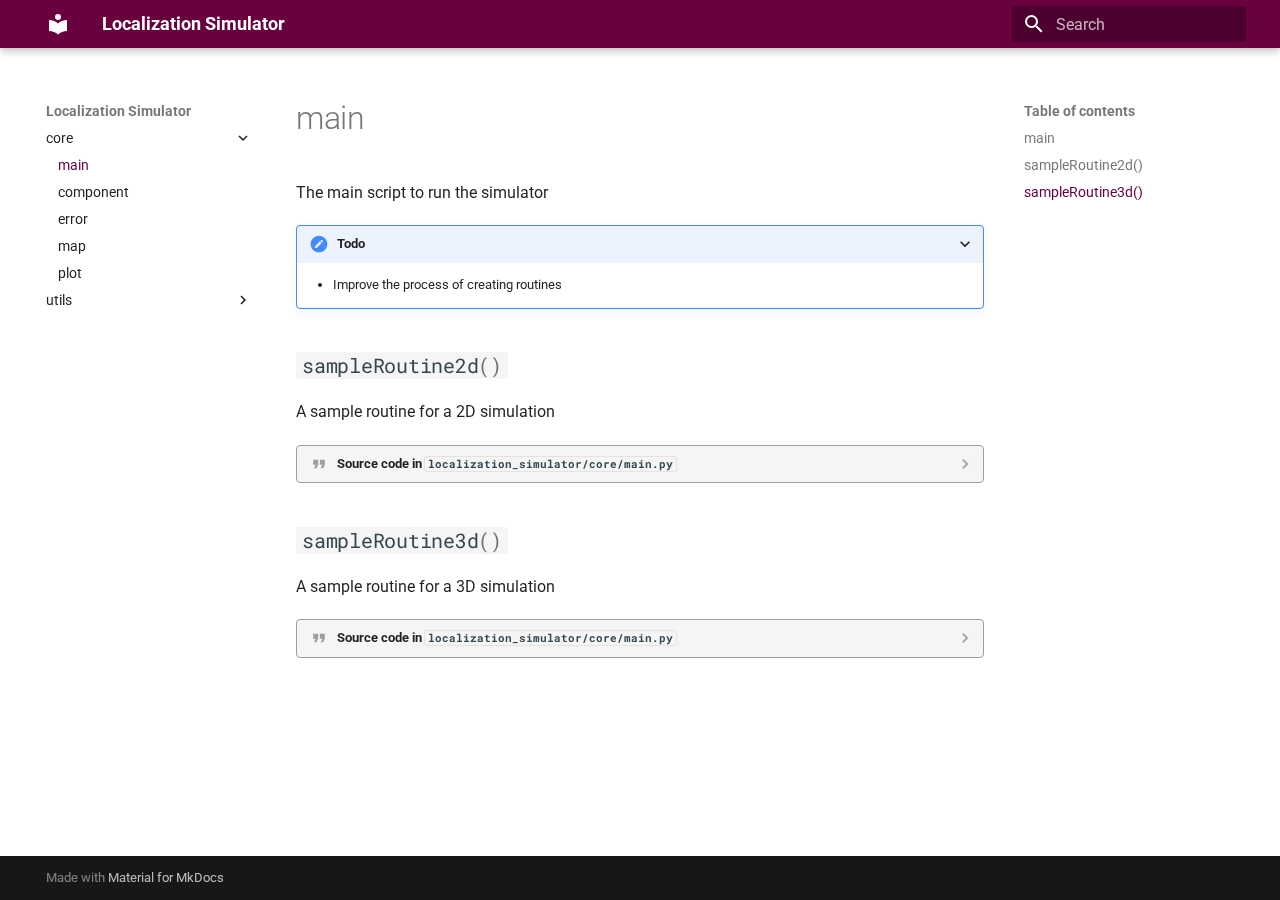
<file: main/index.html>
<!doctype html>
<html lang="en" class="no-js">
  <head>
    
      <meta charset="utf-8">
      <meta name="viewport" content="width=device-width,initial-scale=1">
      
      
      
      
      
        <link rel="next" href="../component/">
      
      
      <link rel="icon" href="../assets/images/favicon.png">
      <meta name="generator" content="mkdocs-1.5.3, mkdocs-material-9.3.2">
    
    
      
        <title>main - Localization Simulator</title>
      
    
    
      <link rel="stylesheet" href="../assets/stylesheets/main.30068a00.min.css">
      
        
        <link rel="stylesheet" href="../assets/stylesheets/palette.85d0ee34.min.css">
      
      


    
    
      
    
    
      
        
        
        <link rel="preconnect" href="https://fonts.gstatic.com" crossorigin>
        <link rel="stylesheet" href="https://fonts.googleapis.com/css?family=Roboto:300,300i,400,400i,700,700i%7CRoboto+Mono:400,400i,700,700i&display=fallback">
        <style>:root{--md-text-font:"Roboto";--md-code-font:"Roboto Mono"}</style>
      
    
    
      <link rel="stylesheet" href="../assets/_mkdocstrings.css">
    
      <link rel="stylesheet" href="../stylesheets/extra.css">
    
    <script>__md_scope=new URL("..",location),__md_hash=e=>[...e].reduce((e,_)=>(e<<5)-e+_.charCodeAt(0),0),__md_get=(e,_=localStorage,t=__md_scope)=>JSON.parse(_.getItem(t.pathname+"."+e)),__md_set=(e,_,t=localStorage,a=__md_scope)=>{try{t.setItem(a.pathname+"."+e,JSON.stringify(_))}catch(e){}}</script>
    
      

    
    
    
  </head>
  
  
    
    
    
    
    
    <body dir="ltr" data-md-color-scheme="default" data-md-color-primary="custom" data-md-color-accent="amber">
  
    
    
    <input class="md-toggle" data-md-toggle="drawer" type="checkbox" id="__drawer" autocomplete="off">
    <input class="md-toggle" data-md-toggle="search" type="checkbox" id="__search" autocomplete="off">
    <label class="md-overlay" for="__drawer"></label>
    <div data-md-component="skip">
      
        
        <a href="#localization_simulator.core.main" class="md-skip">
          Skip to content
        </a>
      
    </div>
    <div data-md-component="announce">
      
    </div>
    
    
      

  

<header class="md-header md-header--shadow" data-md-component="header">
  <nav class="md-header__inner md-grid" aria-label="Header">
    <a href=".." title="Localization Simulator" class="md-header__button md-logo" aria-label="Localization Simulator" data-md-component="logo">
      
  
  <svg xmlns="http://www.w3.org/2000/svg" viewBox="0 0 24 24"><path d="M12 8a3 3 0 0 0 3-3 3 3 0 0 0-3-3 3 3 0 0 0-3 3 3 3 0 0 0 3 3m0 3.54C9.64 9.35 6.5 8 3 8v11c3.5 0 6.64 1.35 9 3.54 2.36-2.19 5.5-3.54 9-3.54V8c-3.5 0-6.64 1.35-9 3.54Z"/></svg>

    </a>
    <label class="md-header__button md-icon" for="__drawer">
      
      <svg xmlns="http://www.w3.org/2000/svg" viewBox="0 0 24 24"><path d="M3 6h18v2H3V6m0 5h18v2H3v-2m0 5h18v2H3v-2Z"/></svg>
    </label>
    <div class="md-header__title" data-md-component="header-title">
      <div class="md-header__ellipsis">
        <div class="md-header__topic">
          <span class="md-ellipsis">
            Localization Simulator
          </span>
        </div>
        <div class="md-header__topic" data-md-component="header-topic">
          <span class="md-ellipsis">
            
              main
            
          </span>
        </div>
      </div>
    </div>
    
      
    
    
    
      <label class="md-header__button md-icon" for="__search">
        
        <svg xmlns="http://www.w3.org/2000/svg" viewBox="0 0 24 24"><path d="M9.5 3A6.5 6.5 0 0 1 16 9.5c0 1.61-.59 3.09-1.56 4.23l.27.27h.79l5 5-1.5 1.5-5-5v-.79l-.27-.27A6.516 6.516 0 0 1 9.5 16 6.5 6.5 0 0 1 3 9.5 6.5 6.5 0 0 1 9.5 3m0 2C7 5 5 7 5 9.5S7 14 9.5 14 14 12 14 9.5 12 5 9.5 5Z"/></svg>
      </label>
      <div class="md-search" data-md-component="search" role="dialog">
  <label class="md-search__overlay" for="__search"></label>
  <div class="md-search__inner" role="search">
    <form class="md-search__form" name="search">
      <input type="text" class="md-search__input" name="query" aria-label="Search" placeholder="Search" autocapitalize="off" autocorrect="off" autocomplete="off" spellcheck="false" data-md-component="search-query" required>
      <label class="md-search__icon md-icon" for="__search">
        
        <svg xmlns="http://www.w3.org/2000/svg" viewBox="0 0 24 24"><path d="M9.5 3A6.5 6.5 0 0 1 16 9.5c0 1.61-.59 3.09-1.56 4.23l.27.27h.79l5 5-1.5 1.5-5-5v-.79l-.27-.27A6.516 6.516 0 0 1 9.5 16 6.5 6.5 0 0 1 3 9.5 6.5 6.5 0 0 1 9.5 3m0 2C7 5 5 7 5 9.5S7 14 9.5 14 14 12 14 9.5 12 5 9.5 5Z"/></svg>
        
        <svg xmlns="http://www.w3.org/2000/svg" viewBox="0 0 24 24"><path d="M20 11v2H8l5.5 5.5-1.42 1.42L4.16 12l7.92-7.92L13.5 5.5 8 11h12Z"/></svg>
      </label>
      <nav class="md-search__options" aria-label="Search">
        
        <button type="reset" class="md-search__icon md-icon" title="Clear" aria-label="Clear" tabindex="-1">
          
          <svg xmlns="http://www.w3.org/2000/svg" viewBox="0 0 24 24"><path d="M19 6.41 17.59 5 12 10.59 6.41 5 5 6.41 10.59 12 5 17.59 6.41 19 12 13.41 17.59 19 19 17.59 13.41 12 19 6.41Z"/></svg>
        </button>
      </nav>
      
    </form>
    <div class="md-search__output">
      <div class="md-search__scrollwrap" data-md-scrollfix>
        <div class="md-search-result" data-md-component="search-result">
          <div class="md-search-result__meta">
            Initializing search
          </div>
          <ol class="md-search-result__list" role="presentation"></ol>
        </div>
      </div>
    </div>
  </div>
</div>
    
    
  </nav>
  
</header>
    
    <div class="md-container" data-md-component="container">
      
      
        
          
        
      
      <main class="md-main" data-md-component="main">
        <div class="md-main__inner md-grid">
          
            
              
              <div class="md-sidebar md-sidebar--primary" data-md-component="sidebar" data-md-type="navigation" >
                <div class="md-sidebar__scrollwrap">
                  <div class="md-sidebar__inner">
                    



<nav class="md-nav md-nav--primary" aria-label="Navigation" data-md-level="0">
  <label class="md-nav__title" for="__drawer">
    <a href=".." title="Localization Simulator" class="md-nav__button md-logo" aria-label="Localization Simulator" data-md-component="logo">
      
  
  <svg xmlns="http://www.w3.org/2000/svg" viewBox="0 0 24 24"><path d="M12 8a3 3 0 0 0 3-3 3 3 0 0 0-3-3 3 3 0 0 0-3 3 3 3 0 0 0 3 3m0 3.54C9.64 9.35 6.5 8 3 8v11c3.5 0 6.64 1.35 9 3.54 2.36-2.19 5.5-3.54 9-3.54V8c-3.5 0-6.64 1.35-9 3.54Z"/></svg>

    </a>
    Localization Simulator
  </label>
  
  <ul class="md-nav__list" data-md-scrollfix>
    
      
      
  
  
    
  
  
    
    
    
    <li class="md-nav__item md-nav__item--active md-nav__item--nested">
      
        
        
        
        
        <input class="md-nav__toggle md-toggle " type="checkbox" id="__nav_1" checked>
        
          <label class="md-nav__link" for="__nav_1" id="__nav_1_label" tabindex="0">
            
  
  <span class="md-ellipsis">
    core
  </span>
  

            <span class="md-nav__icon md-icon"></span>
          </label>
        
        <nav class="md-nav" data-md-level="1" aria-labelledby="__nav_1_label" aria-expanded="true">
          <label class="md-nav__title" for="__nav_1">
            <span class="md-nav__icon md-icon"></span>
            core
          </label>
          <ul class="md-nav__list" data-md-scrollfix>
            
              
                
  
  
    
  
  
    <li class="md-nav__item md-nav__item--active">
      
      <input class="md-nav__toggle md-toggle" type="checkbox" id="__toc">
      
      
      
        <label class="md-nav__link md-nav__link--active" for="__toc">
          
  
  <span class="md-ellipsis">
    main
  </span>
  

          <span class="md-nav__icon md-icon"></span>
        </label>
      
      <a href="./" class="md-nav__link md-nav__link--active">
        
  
  <span class="md-ellipsis">
    main
  </span>
  

      </a>
      
        

<nav class="md-nav md-nav--secondary" aria-label="Table of contents">
  
  
  
  
    <label class="md-nav__title" for="__toc">
      <span class="md-nav__icon md-icon"></span>
      Table of contents
    </label>
    <ul class="md-nav__list" data-md-component="toc" data-md-scrollfix>
      
        <li class="md-nav__item">
  <a href="#localization_simulator.core.main" class="md-nav__link">
    main
  </a>
  
</li>
      
        <li class="md-nav__item">
  <a href="#localization_simulator.core.main.sampleRoutine2d" class="md-nav__link">
    sampleRoutine2d()
  </a>
  
</li>
      
        <li class="md-nav__item">
  <a href="#localization_simulator.core.main.sampleRoutine3d" class="md-nav__link">
    sampleRoutine3d()
  </a>
  
</li>
      
    </ul>
  
</nav>
      
    </li>
  

              
            
              
                
  
  
  
    <li class="md-nav__item">
      <a href="../component/" class="md-nav__link">
        
  
  <span class="md-ellipsis">
    component
  </span>
  

      </a>
    </li>
  

              
            
              
                
  
  
  
    <li class="md-nav__item">
      <a href="../error/" class="md-nav__link">
        
  
  <span class="md-ellipsis">
    error
  </span>
  

      </a>
    </li>
  

              
            
              
                
  
  
  
    <li class="md-nav__item">
      <a href="../map/" class="md-nav__link">
        
  
  <span class="md-ellipsis">
    map
  </span>
  

      </a>
    </li>
  

              
            
              
                
  
  
  
    <li class="md-nav__item">
      <a href="../plot/" class="md-nav__link">
        
  
  <span class="md-ellipsis">
    plot
  </span>
  

      </a>
    </li>
  

              
            
          </ul>
        </nav>
      
    </li>
  

    
      
      
  
  
  
    
    
    
    <li class="md-nav__item md-nav__item--nested">
      
        
        
        
        
        <input class="md-nav__toggle md-toggle " type="checkbox" id="__nav_2" >
        
          <label class="md-nav__link" for="__nav_2" id="__nav_2_label" tabindex="0">
            
  
  <span class="md-ellipsis">
    utils
  </span>
  

            <span class="md-nav__icon md-icon"></span>
          </label>
        
        <nav class="md-nav" data-md-level="1" aria-labelledby="__nav_2_label" aria-expanded="false">
          <label class="md-nav__title" for="__nav_2">
            <span class="md-nav__icon md-icon"></span>
            utils
          </label>
          <ul class="md-nav__list" data-md-scrollfix>
            
              
                
  
  
  
    <li class="md-nav__item">
      <a href="../helper/" class="md-nav__link">
        
  
  <span class="md-ellipsis">
    helper
  </span>
  

      </a>
    </li>
  

              
            
              
                
  
  
  
    <li class="md-nav__item">
      <a href="../nls/" class="md-nav__link">
        
  
  <span class="md-ellipsis">
    Newton Solver
  </span>
  

      </a>
    </li>
  

              
            
              
                
  
  
  
    <li class="md-nav__item">
      <a href="../trajectory/" class="md-nav__link">
        
  
  <span class="md-ellipsis">
    trajectory
  </span>
  

      </a>
    </li>
  

              
            
          </ul>
        </nav>
      
    </li>
  

    
  </ul>
</nav>
                  </div>
                </div>
              </div>
            
            
              
              <div class="md-sidebar md-sidebar--secondary" data-md-component="sidebar" data-md-type="toc" >
                <div class="md-sidebar__scrollwrap">
                  <div class="md-sidebar__inner">
                    

<nav class="md-nav md-nav--secondary" aria-label="Table of contents">
  
  
  
  
    <label class="md-nav__title" for="__toc">
      <span class="md-nav__icon md-icon"></span>
      Table of contents
    </label>
    <ul class="md-nav__list" data-md-component="toc" data-md-scrollfix>
      
        <li class="md-nav__item">
  <a href="#localization_simulator.core.main" class="md-nav__link">
    main
  </a>
  
</li>
      
        <li class="md-nav__item">
  <a href="#localization_simulator.core.main.sampleRoutine2d" class="md-nav__link">
    sampleRoutine2d()
  </a>
  
</li>
      
        <li class="md-nav__item">
  <a href="#localization_simulator.core.main.sampleRoutine3d" class="md-nav__link">
    sampleRoutine3d()
  </a>
  
</li>
      
    </ul>
  
</nav>
                  </div>
                </div>
              </div>
            
          
          
            <div class="md-content" data-md-component="content">
              <article class="md-content__inner md-typeset">
                
                  


  <h1>main</h1>

<div class="doc doc-object doc-module">



<a id="localization_simulator.core.main"></a>
  <div class="doc doc-contents first">
  
      <p>The main script to run the simulator</p>

<details class="todo" open>
  <summary>Todo</summary>
  <ul>
<li>Improve the process of creating routines</li>
</ul>
</details>
  

  <div class="doc doc-children">










<div class="doc doc-object doc-function">




<h2 id="localization_simulator.core.main.sampleRoutine2d" class="doc doc-heading">
          <code class="highlight language-python"><span class="n">sampleRoutine2d</span><span class="p">()</span></code>

</h2>


  <div class="doc doc-contents ">
  
      <p>A sample routine for a 2D simulation</p>

          <details class="quote">
            <summary>Source code in <code>localization_simulator/core/main.py</code></summary>
            <div class="highlight"><table class="highlighttable"><tr><td class="linenos"><div class="linenodiv"><pre><span></span><span class="normal">13</span>
<span class="normal">14</span>
<span class="normal">15</span>
<span class="normal">16</span>
<span class="normal">17</span>
<span class="normal">18</span>
<span class="normal">19</span>
<span class="normal">20</span>
<span class="normal">21</span></pre></div></td><td class="code"><div><pre><span></span><code><span class="k">def</span> <span class="nf">sampleRoutine2d</span><span class="p">():</span>
<span class="w">    </span><span class="sd">&quot;&quot;&quot;A sample routine for a 2D simulation</span>
<span class="sd">    &quot;&quot;&quot;</span>
    <span class="n">anchorList2d</span> <span class="o">=</span> <span class="p">[</span><span class="n">Anchor</span><span class="p">(</span><span class="s2">&quot;a&quot;</span><span class="p">,(</span><span class="mi">3</span><span class="p">,</span><span class="mi">3</span><span class="p">),</span><span class="mi">0</span><span class="p">,(</span><span class="mi">0</span><span class="p">,</span><span class="mi">3</span><span class="p">),</span><span class="s2">&quot;red&quot;</span><span class="p">),</span><span class="n">Anchor</span><span class="p">(</span><span class="s2">&quot;b&quot;</span><span class="p">,(</span><span class="mi">14</span><span class="p">,</span><span class="mi">14</span><span class="p">),</span><span class="mi">0</span><span class="p">,(</span><span class="mi">0</span><span class="p">,</span><span class="mi">3</span><span class="p">),</span><span class="s2">&quot;blue&quot;</span><span class="p">),</span><span class="n">Anchor</span><span class="p">(</span><span class="s2">&quot;c&quot;</span><span class="p">,(</span><span class="mi">18</span><span class="p">,</span><span class="mi">12</span><span class="p">),</span><span class="mi">0</span><span class="p">,(</span><span class="mi">0</span><span class="p">,</span><span class="mi">3</span><span class="p">),</span><span class="s2">&quot;red&quot;</span><span class="p">)]</span>
    <span class="n">m</span> <span class="o">=</span> <span class="n">Map</span><span class="p">((</span><span class="mi">20</span><span class="p">,</span><span class="mi">20</span><span class="p">))</span>
    <span class="n">m</span><span class="o">.</span><span class="n">placeAnchor</span><span class="p">(</span><span class="n">anchorList2d</span><span class="p">)</span>
    <span class="n">m</span><span class="o">.</span><span class="n">loadTraj</span><span class="p">([(</span><span class="mi">0</span><span class="p">,</span><span class="mi">0</span><span class="p">),(</span><span class="mi">8</span><span class="p">,</span><span class="mi">8</span><span class="p">),(</span><span class="mi">6</span><span class="p">,</span><span class="mi">6</span><span class="p">),(</span><span class="mi">4</span><span class="p">,</span><span class="mi">5</span><span class="p">),(</span><span class="mi">10</span><span class="p">,</span><span class="mi">4</span><span class="p">)],</span><span class="mi">6</span><span class="p">)</span>
    <span class="n">m</span><span class="o">.</span><span class="n">visualize2D</span><span class="p">()</span>
    <span class="n">postPlot</span><span class="p">(</span><span class="n">m</span><span class="o">.</span><span class="n">points</span><span class="p">,</span><span class="n">m</span><span class="o">.</span><span class="n">gradNorms</span><span class="p">)</span>
</code></pre></div></td></tr></table></div>
          </details>
  </div>

</div>


<div class="doc doc-object doc-function">




<h2 id="localization_simulator.core.main.sampleRoutine3d" class="doc doc-heading">
          <code class="highlight language-python"><span class="n">sampleRoutine3d</span><span class="p">()</span></code>

</h2>


  <div class="doc doc-contents ">
  
      <p>A sample routine for a 3D simulation</p>

          <details class="quote">
            <summary>Source code in <code>localization_simulator/core/main.py</code></summary>
            <div class="highlight"><table class="highlighttable"><tr><td class="linenos"><div class="linenodiv"><pre><span></span><span class="normal">23</span>
<span class="normal">24</span>
<span class="normal">25</span>
<span class="normal">26</span>
<span class="normal">27</span>
<span class="normal">28</span>
<span class="normal">29</span>
<span class="normal">30</span></pre></div></td><td class="code"><div><pre><span></span><code><span class="k">def</span> <span class="nf">sampleRoutine3d</span><span class="p">():</span>
<span class="w">    </span><span class="sd">&quot;&quot;&quot;A sample routine for a 3D simulation</span>
<span class="sd">    &quot;&quot;&quot;</span>
    <span class="n">anchorList3d</span> <span class="o">=</span> <span class="p">[</span><span class="n">Anchor</span><span class="p">(</span><span class="s2">&quot;a&quot;</span><span class="p">,(</span><span class="mi">3</span><span class="p">,</span><span class="mi">3</span><span class="p">,</span><span class="mi">3</span><span class="p">),</span><span class="mi">0</span><span class="p">,(</span><span class="mi">0</span><span class="p">,</span><span class="mi">3</span><span class="p">),</span><span class="s2">&quot;red&quot;</span><span class="p">),</span><span class="n">Anchor</span><span class="p">(</span><span class="s2">&quot;b&quot;</span><span class="p">,(</span><span class="mi">14</span><span class="p">,</span><span class="mi">14</span><span class="p">,</span><span class="mi">14</span><span class="p">),</span><span class="mi">0</span><span class="p">,(</span><span class="mi">0</span><span class="p">,</span><span class="mi">3</span><span class="p">),</span><span class="s2">&quot;blue&quot;</span><span class="p">),</span><span class="n">Anchor</span><span class="p">(</span><span class="s2">&quot;c&quot;</span><span class="p">,(</span><span class="mi">18</span><span class="p">,</span><span class="mi">12</span><span class="p">,</span><span class="mi">13</span><span class="p">),</span><span class="mi">0</span><span class="p">,(</span><span class="mi">0</span><span class="p">,</span><span class="mi">3</span><span class="p">),</span><span class="s2">&quot;red&quot;</span><span class="p">)]</span>
    <span class="n">m</span> <span class="o">=</span> <span class="n">Map</span><span class="p">((</span><span class="mi">20</span><span class="p">,</span><span class="mi">20</span><span class="p">,</span><span class="mi">20</span><span class="p">))</span>
    <span class="n">m</span><span class="o">.</span><span class="n">placeAnchor</span><span class="p">(</span><span class="n">anchorList3d</span><span class="p">)</span>
    <span class="n">m</span><span class="o">.</span><span class="n">loadTraj</span><span class="p">([(</span><span class="mi">0</span><span class="p">,</span><span class="mi">0</span><span class="p">,</span><span class="mi">0</span><span class="p">),(</span><span class="mi">8</span><span class="p">,</span><span class="mi">8</span><span class="p">,</span><span class="mi">8</span><span class="p">),(</span><span class="mi">6</span><span class="p">,</span><span class="mi">6</span><span class="p">,</span><span class="mi">7</span><span class="p">),(</span><span class="mi">4</span><span class="p">,</span><span class="mi">5</span><span class="p">,</span><span class="mi">4</span><span class="p">),(</span><span class="mi">10</span><span class="p">,</span><span class="mi">4</span><span class="p">,</span><span class="mi">2</span><span class="p">)],</span><span class="mi">12</span><span class="p">)</span>
    <span class="n">m</span><span class="o">.</span><span class="n">visualize3D</span><span class="p">()</span>
</code></pre></div></td></tr></table></div>
          </details>
  </div>

</div>



  </div>

  </div>

</div>





                
              </article>
            </div>
          
          
        </div>
        
      </main>
      
        <footer class="md-footer">
  
  <div class="md-footer-meta md-typeset">
    <div class="md-footer-meta__inner md-grid">
      <div class="md-copyright">
  
  
    Made with
    <a href="https://squidfunk.github.io/mkdocs-material/" target="_blank" rel="noopener">
      Material for MkDocs
    </a>
  
</div>
      
    </div>
  </div>
</footer>
      
    </div>
    <div class="md-dialog" data-md-component="dialog">
      <div class="md-dialog__inner md-typeset"></div>
    </div>
    
    <script id="__config" type="application/json">{"base": "..", "features": [], "search": "../assets/javascripts/workers/search.dfff1995.min.js", "translations": {"clipboard.copied": "Copied to clipboard", "clipboard.copy": "Copy to clipboard", "search.result.more.one": "1 more on this page", "search.result.more.other": "# more on this page", "search.result.none": "No matching documents", "search.result.one": "1 matching document", "search.result.other": "# matching documents", "search.result.placeholder": "Type to start searching", "search.result.term.missing": "Missing", "select.version": "Select version"}}</script>
    
    
      <script src="../assets/javascripts/bundle.dff1b7c8.min.js"></script>
      
    
  </body>
</html>
</file>
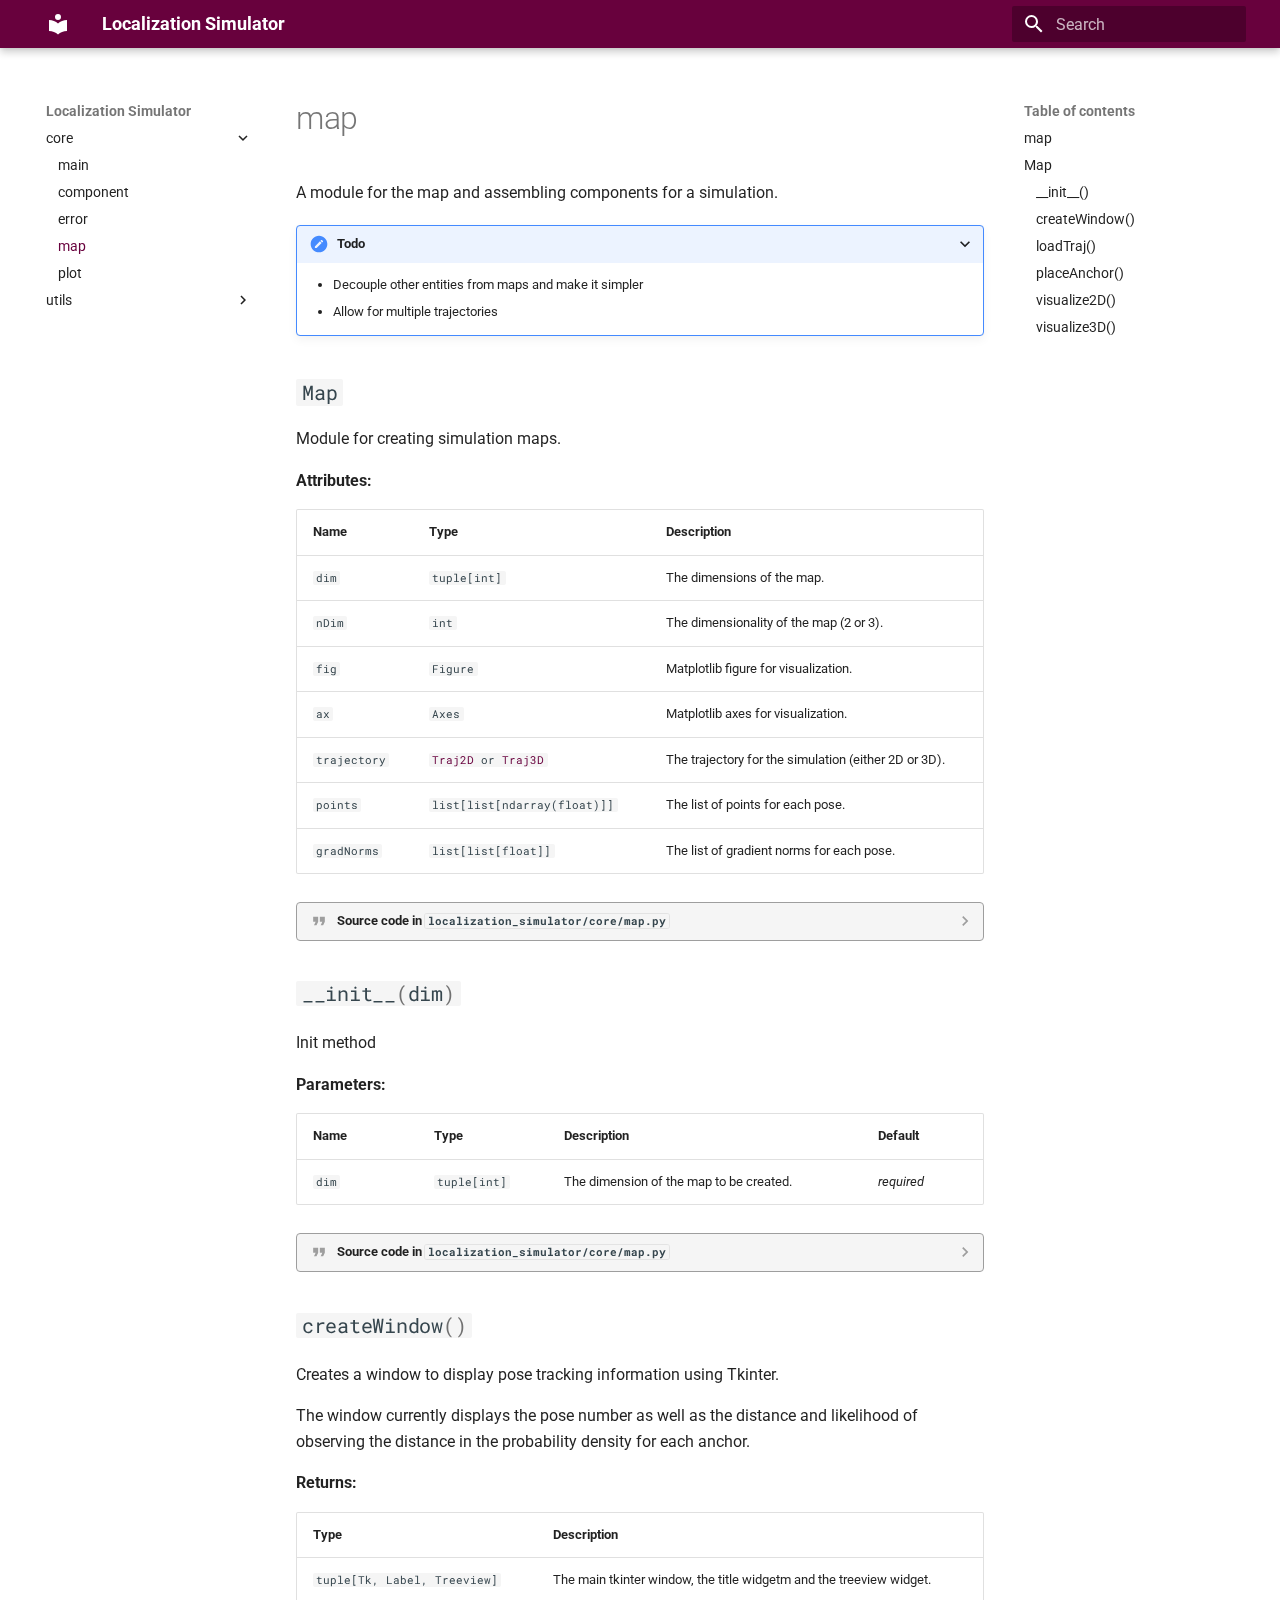
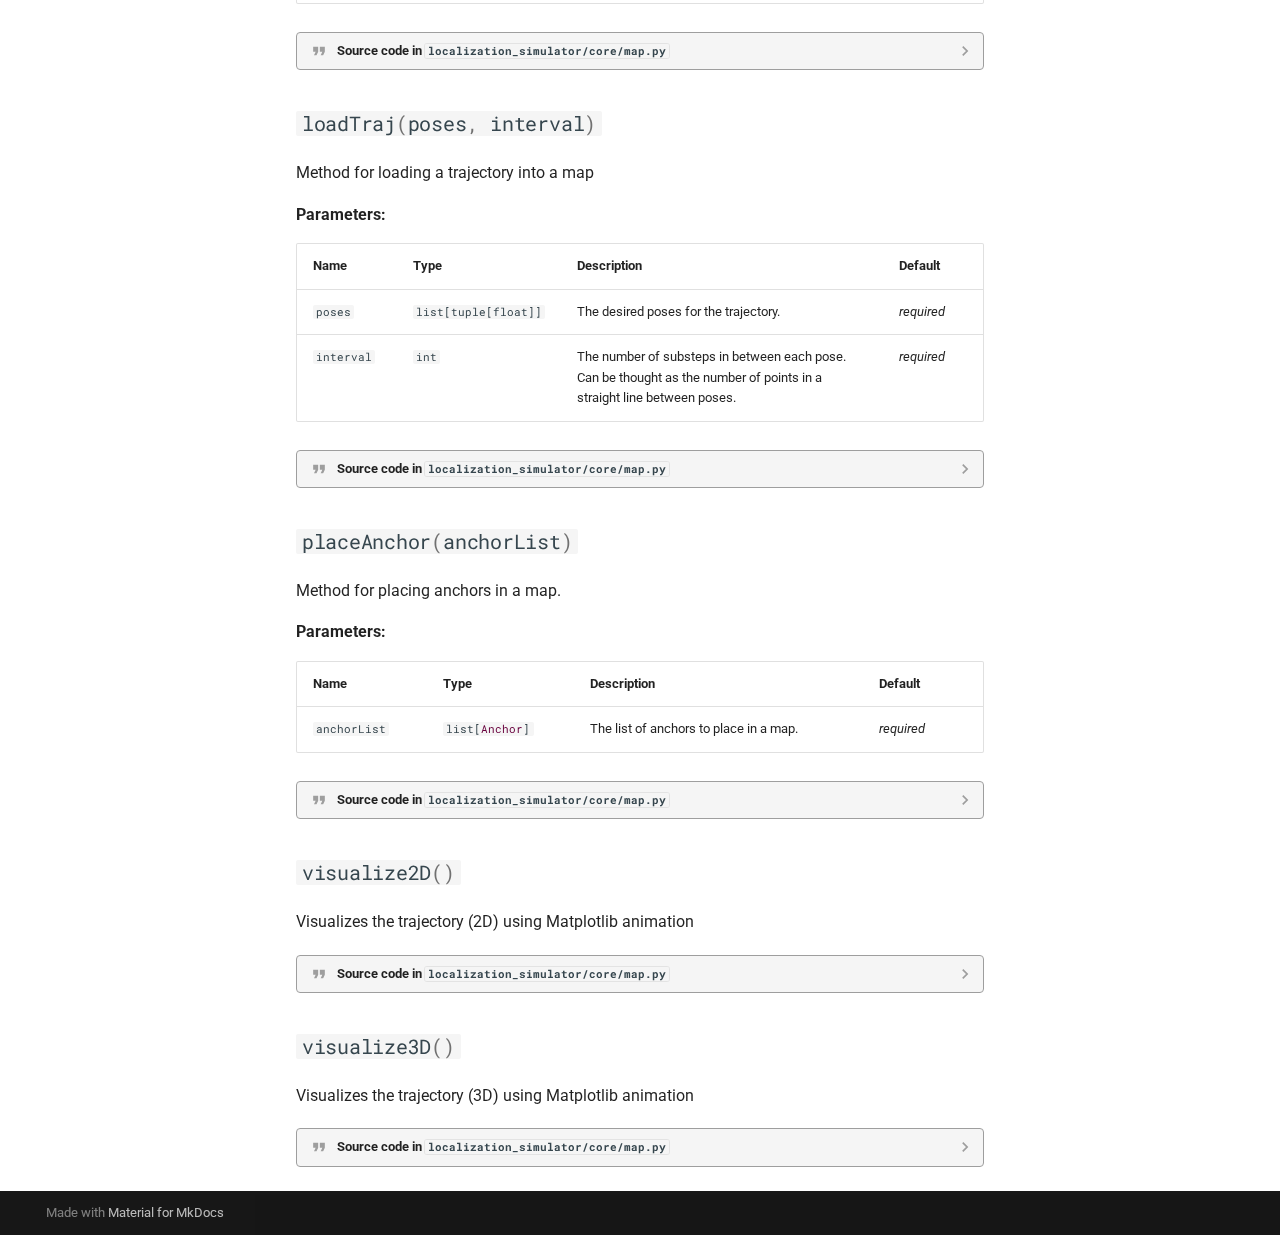
<file: map/index.html>
<!doctype html>
<html lang="en" class="no-js">
  <head>
    
      <meta charset="utf-8">
      <meta name="viewport" content="width=device-width,initial-scale=1">
      
      
      
      
        <link rel="prev" href="../error/">
      
      
        <link rel="next" href="../plot/">
      
      
      <link rel="icon" href="../assets/images/favicon.png">
      <meta name="generator" content="mkdocs-1.5.3, mkdocs-material-9.3.2">
    
    
      
        <title>map - Localization Simulator</title>
      
    
    
      <link rel="stylesheet" href="../assets/stylesheets/main.30068a00.min.css">
      
        
        <link rel="stylesheet" href="../assets/stylesheets/palette.85d0ee34.min.css">
      
      


    
    
      
    
    
      
        
        
        <link rel="preconnect" href="https://fonts.gstatic.com" crossorigin>
        <link rel="stylesheet" href="https://fonts.googleapis.com/css?family=Roboto:300,300i,400,400i,700,700i%7CRoboto+Mono:400,400i,700,700i&display=fallback">
        <style>:root{--md-text-font:"Roboto";--md-code-font:"Roboto Mono"}</style>
      
    
    
      <link rel="stylesheet" href="../assets/_mkdocstrings.css">
    
      <link rel="stylesheet" href="../stylesheets/extra.css">
    
    <script>__md_scope=new URL("..",location),__md_hash=e=>[...e].reduce((e,_)=>(e<<5)-e+_.charCodeAt(0),0),__md_get=(e,_=localStorage,t=__md_scope)=>JSON.parse(_.getItem(t.pathname+"."+e)),__md_set=(e,_,t=localStorage,a=__md_scope)=>{try{t.setItem(a.pathname+"."+e,JSON.stringify(_))}catch(e){}}</script>
    
      

    
    
    
  </head>
  
  
    
    
    
    
    
    <body dir="ltr" data-md-color-scheme="default" data-md-color-primary="custom" data-md-color-accent="amber">
  
    
    
    <input class="md-toggle" data-md-toggle="drawer" type="checkbox" id="__drawer" autocomplete="off">
    <input class="md-toggle" data-md-toggle="search" type="checkbox" id="__search" autocomplete="off">
    <label class="md-overlay" for="__drawer"></label>
    <div data-md-component="skip">
      
        
        <a href="#localization_simulator.core.map" class="md-skip">
          Skip to content
        </a>
      
    </div>
    <div data-md-component="announce">
      
    </div>
    
    
      

  

<header class="md-header md-header--shadow" data-md-component="header">
  <nav class="md-header__inner md-grid" aria-label="Header">
    <a href=".." title="Localization Simulator" class="md-header__button md-logo" aria-label="Localization Simulator" data-md-component="logo">
      
  
  <svg xmlns="http://www.w3.org/2000/svg" viewBox="0 0 24 24"><path d="M12 8a3 3 0 0 0 3-3 3 3 0 0 0-3-3 3 3 0 0 0-3 3 3 3 0 0 0 3 3m0 3.54C9.64 9.35 6.5 8 3 8v11c3.5 0 6.64 1.35 9 3.54 2.36-2.19 5.5-3.54 9-3.54V8c-3.5 0-6.64 1.35-9 3.54Z"/></svg>

    </a>
    <label class="md-header__button md-icon" for="__drawer">
      
      <svg xmlns="http://www.w3.org/2000/svg" viewBox="0 0 24 24"><path d="M3 6h18v2H3V6m0 5h18v2H3v-2m0 5h18v2H3v-2Z"/></svg>
    </label>
    <div class="md-header__title" data-md-component="header-title">
      <div class="md-header__ellipsis">
        <div class="md-header__topic">
          <span class="md-ellipsis">
            Localization Simulator
          </span>
        </div>
        <div class="md-header__topic" data-md-component="header-topic">
          <span class="md-ellipsis">
            
              map
            
          </span>
        </div>
      </div>
    </div>
    
      
    
    
    
      <label class="md-header__button md-icon" for="__search">
        
        <svg xmlns="http://www.w3.org/2000/svg" viewBox="0 0 24 24"><path d="M9.5 3A6.5 6.5 0 0 1 16 9.5c0 1.61-.59 3.09-1.56 4.23l.27.27h.79l5 5-1.5 1.5-5-5v-.79l-.27-.27A6.516 6.516 0 0 1 9.5 16 6.5 6.5 0 0 1 3 9.5 6.5 6.5 0 0 1 9.5 3m0 2C7 5 5 7 5 9.5S7 14 9.5 14 14 12 14 9.5 12 5 9.5 5Z"/></svg>
      </label>
      <div class="md-search" data-md-component="search" role="dialog">
  <label class="md-search__overlay" for="__search"></label>
  <div class="md-search__inner" role="search">
    <form class="md-search__form" name="search">
      <input type="text" class="md-search__input" name="query" aria-label="Search" placeholder="Search" autocapitalize="off" autocorrect="off" autocomplete="off" spellcheck="false" data-md-component="search-query" required>
      <label class="md-search__icon md-icon" for="__search">
        
        <svg xmlns="http://www.w3.org/2000/svg" viewBox="0 0 24 24"><path d="M9.5 3A6.5 6.5 0 0 1 16 9.5c0 1.61-.59 3.09-1.56 4.23l.27.27h.79l5 5-1.5 1.5-5-5v-.79l-.27-.27A6.516 6.516 0 0 1 9.5 16 6.5 6.5 0 0 1 3 9.5 6.5 6.5 0 0 1 9.5 3m0 2C7 5 5 7 5 9.5S7 14 9.5 14 14 12 14 9.5 12 5 9.5 5Z"/></svg>
        
        <svg xmlns="http://www.w3.org/2000/svg" viewBox="0 0 24 24"><path d="M20 11v2H8l5.5 5.5-1.42 1.42L4.16 12l7.92-7.92L13.5 5.5 8 11h12Z"/></svg>
      </label>
      <nav class="md-search__options" aria-label="Search">
        
        <button type="reset" class="md-search__icon md-icon" title="Clear" aria-label="Clear" tabindex="-1">
          
          <svg xmlns="http://www.w3.org/2000/svg" viewBox="0 0 24 24"><path d="M19 6.41 17.59 5 12 10.59 6.41 5 5 6.41 10.59 12 5 17.59 6.41 19 12 13.41 17.59 19 19 17.59 13.41 12 19 6.41Z"/></svg>
        </button>
      </nav>
      
    </form>
    <div class="md-search__output">
      <div class="md-search__scrollwrap" data-md-scrollfix>
        <div class="md-search-result" data-md-component="search-result">
          <div class="md-search-result__meta">
            Initializing search
          </div>
          <ol class="md-search-result__list" role="presentation"></ol>
        </div>
      </div>
    </div>
  </div>
</div>
    
    
  </nav>
  
</header>
    
    <div class="md-container" data-md-component="container">
      
      
        
          
        
      
      <main class="md-main" data-md-component="main">
        <div class="md-main__inner md-grid">
          
            
              
              <div class="md-sidebar md-sidebar--primary" data-md-component="sidebar" data-md-type="navigation" >
                <div class="md-sidebar__scrollwrap">
                  <div class="md-sidebar__inner">
                    



<nav class="md-nav md-nav--primary" aria-label="Navigation" data-md-level="0">
  <label class="md-nav__title" for="__drawer">
    <a href=".." title="Localization Simulator" class="md-nav__button md-logo" aria-label="Localization Simulator" data-md-component="logo">
      
  
  <svg xmlns="http://www.w3.org/2000/svg" viewBox="0 0 24 24"><path d="M12 8a3 3 0 0 0 3-3 3 3 0 0 0-3-3 3 3 0 0 0-3 3 3 3 0 0 0 3 3m0 3.54C9.64 9.35 6.5 8 3 8v11c3.5 0 6.64 1.35 9 3.54 2.36-2.19 5.5-3.54 9-3.54V8c-3.5 0-6.64 1.35-9 3.54Z"/></svg>

    </a>
    Localization Simulator
  </label>
  
  <ul class="md-nav__list" data-md-scrollfix>
    
      
      
  
  
    
  
  
    
    
    
    <li class="md-nav__item md-nav__item--active md-nav__item--nested">
      
        
        
        
        
        <input class="md-nav__toggle md-toggle " type="checkbox" id="__nav_1" checked>
        
          <label class="md-nav__link" for="__nav_1" id="__nav_1_label" tabindex="0">
            
  
  <span class="md-ellipsis">
    core
  </span>
  

            <span class="md-nav__icon md-icon"></span>
          </label>
        
        <nav class="md-nav" data-md-level="1" aria-labelledby="__nav_1_label" aria-expanded="true">
          <label class="md-nav__title" for="__nav_1">
            <span class="md-nav__icon md-icon"></span>
            core
          </label>
          <ul class="md-nav__list" data-md-scrollfix>
            
              
                
  
  
  
    <li class="md-nav__item">
      <a href="../main/" class="md-nav__link">
        
  
  <span class="md-ellipsis">
    main
  </span>
  

      </a>
    </li>
  

              
            
              
                
  
  
  
    <li class="md-nav__item">
      <a href="../component/" class="md-nav__link">
        
  
  <span class="md-ellipsis">
    component
  </span>
  

      </a>
    </li>
  

              
            
              
                
  
  
  
    <li class="md-nav__item">
      <a href="../error/" class="md-nav__link">
        
  
  <span class="md-ellipsis">
    error
  </span>
  

      </a>
    </li>
  

              
            
              
                
  
  
    
  
  
    <li class="md-nav__item md-nav__item--active">
      
      <input class="md-nav__toggle md-toggle" type="checkbox" id="__toc">
      
      
      
        <label class="md-nav__link md-nav__link--active" for="__toc">
          
  
  <span class="md-ellipsis">
    map
  </span>
  

          <span class="md-nav__icon md-icon"></span>
        </label>
      
      <a href="./" class="md-nav__link md-nav__link--active">
        
  
  <span class="md-ellipsis">
    map
  </span>
  

      </a>
      
        

<nav class="md-nav md-nav--secondary" aria-label="Table of contents">
  
  
  
  
    <label class="md-nav__title" for="__toc">
      <span class="md-nav__icon md-icon"></span>
      Table of contents
    </label>
    <ul class="md-nav__list" data-md-component="toc" data-md-scrollfix>
      
        <li class="md-nav__item">
  <a href="#localization_simulator.core.map" class="md-nav__link">
    map
  </a>
  
</li>
      
        <li class="md-nav__item">
  <a href="#localization_simulator.core.map.Map" class="md-nav__link">
    Map
  </a>
  
    <nav class="md-nav" aria-label="Map">
      <ul class="md-nav__list">
        
          <li class="md-nav__item">
  <a href="#localization_simulator.core.map.Map.__init__" class="md-nav__link">
    __init__()
  </a>
  
</li>
        
          <li class="md-nav__item">
  <a href="#localization_simulator.core.map.Map.createWindow" class="md-nav__link">
    createWindow()
  </a>
  
</li>
        
          <li class="md-nav__item">
  <a href="#localization_simulator.core.map.Map.loadTraj" class="md-nav__link">
    loadTraj()
  </a>
  
</li>
        
          <li class="md-nav__item">
  <a href="#localization_simulator.core.map.Map.placeAnchor" class="md-nav__link">
    placeAnchor()
  </a>
  
</li>
        
          <li class="md-nav__item">
  <a href="#localization_simulator.core.map.Map.visualize2D" class="md-nav__link">
    visualize2D()
  </a>
  
</li>
        
          <li class="md-nav__item">
  <a href="#localization_simulator.core.map.Map.visualize3D" class="md-nav__link">
    visualize3D()
  </a>
  
</li>
        
      </ul>
    </nav>
  
</li>
      
    </ul>
  
</nav>
      
    </li>
  

              
            
              
                
  
  
  
    <li class="md-nav__item">
      <a href="../plot/" class="md-nav__link">
        
  
  <span class="md-ellipsis">
    plot
  </span>
  

      </a>
    </li>
  

              
            
          </ul>
        </nav>
      
    </li>
  

    
      
      
  
  
  
    
    
    
    <li class="md-nav__item md-nav__item--nested">
      
        
        
        
        
        <input class="md-nav__toggle md-toggle " type="checkbox" id="__nav_2" >
        
          <label class="md-nav__link" for="__nav_2" id="__nav_2_label" tabindex="0">
            
  
  <span class="md-ellipsis">
    utils
  </span>
  

            <span class="md-nav__icon md-icon"></span>
          </label>
        
        <nav class="md-nav" data-md-level="1" aria-labelledby="__nav_2_label" aria-expanded="false">
          <label class="md-nav__title" for="__nav_2">
            <span class="md-nav__icon md-icon"></span>
            utils
          </label>
          <ul class="md-nav__list" data-md-scrollfix>
            
              
                
  
  
  
    <li class="md-nav__item">
      <a href="../helper/" class="md-nav__link">
        
  
  <span class="md-ellipsis">
    helper
  </span>
  

      </a>
    </li>
  

              
            
              
                
  
  
  
    <li class="md-nav__item">
      <a href="../nls/" class="md-nav__link">
        
  
  <span class="md-ellipsis">
    Newton Solver
  </span>
  

      </a>
    </li>
  

              
            
              
                
  
  
  
    <li class="md-nav__item">
      <a href="../trajectory/" class="md-nav__link">
        
  
  <span class="md-ellipsis">
    trajectory
  </span>
  

      </a>
    </li>
  

              
            
          </ul>
        </nav>
      
    </li>
  

    
  </ul>
</nav>
                  </div>
                </div>
              </div>
            
            
              
              <div class="md-sidebar md-sidebar--secondary" data-md-component="sidebar" data-md-type="toc" >
                <div class="md-sidebar__scrollwrap">
                  <div class="md-sidebar__inner">
                    

<nav class="md-nav md-nav--secondary" aria-label="Table of contents">
  
  
  
  
    <label class="md-nav__title" for="__toc">
      <span class="md-nav__icon md-icon"></span>
      Table of contents
    </label>
    <ul class="md-nav__list" data-md-component="toc" data-md-scrollfix>
      
        <li class="md-nav__item">
  <a href="#localization_simulator.core.map" class="md-nav__link">
    map
  </a>
  
</li>
      
        <li class="md-nav__item">
  <a href="#localization_simulator.core.map.Map" class="md-nav__link">
    Map
  </a>
  
    <nav class="md-nav" aria-label="Map">
      <ul class="md-nav__list">
        
          <li class="md-nav__item">
  <a href="#localization_simulator.core.map.Map.__init__" class="md-nav__link">
    __init__()
  </a>
  
</li>
        
          <li class="md-nav__item">
  <a href="#localization_simulator.core.map.Map.createWindow" class="md-nav__link">
    createWindow()
  </a>
  
</li>
        
          <li class="md-nav__item">
  <a href="#localization_simulator.core.map.Map.loadTraj" class="md-nav__link">
    loadTraj()
  </a>
  
</li>
        
          <li class="md-nav__item">
  <a href="#localization_simulator.core.map.Map.placeAnchor" class="md-nav__link">
    placeAnchor()
  </a>
  
</li>
        
          <li class="md-nav__item">
  <a href="#localization_simulator.core.map.Map.visualize2D" class="md-nav__link">
    visualize2D()
  </a>
  
</li>
        
          <li class="md-nav__item">
  <a href="#localization_simulator.core.map.Map.visualize3D" class="md-nav__link">
    visualize3D()
  </a>
  
</li>
        
      </ul>
    </nav>
  
</li>
      
    </ul>
  
</nav>
                  </div>
                </div>
              </div>
            
          
          
            <div class="md-content" data-md-component="content">
              <article class="md-content__inner md-typeset">
                
                  


  <h1>map</h1>

<div class="doc doc-object doc-module">



<a id="localization_simulator.core.map"></a>
  <div class="doc doc-contents first">
  
      <p>A module for the map and assembling components for a simulation.</p>

<details class="todo" open>
  <summary>Todo</summary>
  <ul>
<li>Decouple other entities from maps and make it simpler</li>
<li>Allow for multiple trajectories</li>
</ul>
</details>
  

  <div class="doc doc-children">








<div class="doc doc-object doc-class">




<h2 id="localization_simulator.core.map.Map" class="doc doc-heading">
          <code>Map</code>


</h2>


  <div class="doc doc-contents ">

  
      <p>Module for creating simulation maps.</p>



  <p><strong>Attributes:</strong></p>
  <table>
    <thead>
      <tr>
        <th>Name</th>
        <th>Type</th>
        <th>Description</th>
      </tr>
    </thead>
    <tbody>
        <tr>
          <td><code>dim</code></td>
          <td>
                <code>tuple[int]</code>
          </td>
          <td>
            <div class="doc-md-description">
              <p>The dimensions of the map.</p>
            </div>
          </td>
        </tr>
        <tr>
          <td><code>nDim</code></td>
          <td>
                <code>int</code>
          </td>
          <td>
            <div class="doc-md-description">
              <p>The dimensionality of the map (2 or 3).</p>
            </div>
          </td>
        </tr>
        <tr>
          <td><code>fig</code></td>
          <td>
                <code><span title="matplotlib.figure.Figure">Figure</span></code>
          </td>
          <td>
            <div class="doc-md-description">
              <p>Matplotlib figure for visualization.</p>
            </div>
          </td>
        </tr>
        <tr>
          <td><code>ax</code></td>
          <td>
                <code><span title="matplotlib.axes._axes.Axes">Axes</span></code>
          </td>
          <td>
            <div class="doc-md-description">
              <p>Matplotlib axes for visualization.</p>
            </div>
          </td>
        </tr>
        <tr>
          <td><code>trajectory</code></td>
          <td>
                <code><a class="autorefs autorefs-internal" title="localization_simulator.utils.trajectory.Traj2D" href="../trajectory/#localization_simulator.utils.trajectory.Traj2D">Traj2D</a> or <a class="autorefs autorefs-internal" title="localization_simulator.utils.trajectory.Traj3D" href="../trajectory/#localization_simulator.utils.trajectory.Traj3D">Traj3D</a></code>
          </td>
          <td>
            <div class="doc-md-description">
              <p>The trajectory for the simulation (either 2D or 3D).</p>
            </div>
          </td>
        </tr>
        <tr>
          <td><code>points</code></td>
          <td>
                <code>list[list[<span title="Numpy.ndarray">ndarray</span>(float)]]</code>
          </td>
          <td>
            <div class="doc-md-description">
              <p>The list of points for each pose.</p>
            </div>
          </td>
        </tr>
        <tr>
          <td><code>gradNorms</code></td>
          <td>
                <code>list[list[float]]</code>
          </td>
          <td>
            <div class="doc-md-description">
              <p>The list of gradient norms for each pose.</p>
            </div>
          </td>
        </tr>
    </tbody>
  </table>

            <details class="quote">
              <summary>Source code in <code>localization_simulator/core/map.py</code></summary>
              <div class="highlight"><table class="highlighttable"><tr><td class="linenos"><div class="linenodiv"><pre><span></span><span class="normal"> 24</span>
<span class="normal"> 25</span>
<span class="normal"> 26</span>
<span class="normal"> 27</span>
<span class="normal"> 28</span>
<span class="normal"> 29</span>
<span class="normal"> 30</span>
<span class="normal"> 31</span>
<span class="normal"> 32</span>
<span class="normal"> 33</span>
<span class="normal"> 34</span>
<span class="normal"> 35</span>
<span class="normal"> 36</span>
<span class="normal"> 37</span>
<span class="normal"> 38</span>
<span class="normal"> 39</span>
<span class="normal"> 40</span>
<span class="normal"> 41</span>
<span class="normal"> 42</span>
<span class="normal"> 43</span>
<span class="normal"> 44</span>
<span class="normal"> 45</span>
<span class="normal"> 46</span>
<span class="normal"> 47</span>
<span class="normal"> 48</span>
<span class="normal"> 49</span>
<span class="normal"> 50</span>
<span class="normal"> 51</span>
<span class="normal"> 52</span>
<span class="normal"> 53</span>
<span class="normal"> 54</span>
<span class="normal"> 55</span>
<span class="normal"> 56</span>
<span class="normal"> 57</span>
<span class="normal"> 58</span>
<span class="normal"> 59</span>
<span class="normal"> 60</span>
<span class="normal"> 61</span>
<span class="normal"> 62</span>
<span class="normal"> 63</span>
<span class="normal"> 64</span>
<span class="normal"> 65</span>
<span class="normal"> 66</span>
<span class="normal"> 67</span>
<span class="normal"> 68</span>
<span class="normal"> 69</span>
<span class="normal"> 70</span>
<span class="normal"> 71</span>
<span class="normal"> 72</span>
<span class="normal"> 73</span>
<span class="normal"> 74</span>
<span class="normal"> 75</span>
<span class="normal"> 76</span>
<span class="normal"> 77</span>
<span class="normal"> 78</span>
<span class="normal"> 79</span>
<span class="normal"> 80</span>
<span class="normal"> 81</span>
<span class="normal"> 82</span>
<span class="normal"> 83</span>
<span class="normal"> 84</span>
<span class="normal"> 85</span>
<span class="normal"> 86</span>
<span class="normal"> 87</span>
<span class="normal"> 88</span>
<span class="normal"> 89</span>
<span class="normal"> 90</span>
<span class="normal"> 91</span>
<span class="normal"> 92</span>
<span class="normal"> 93</span>
<span class="normal"> 94</span>
<span class="normal"> 95</span>
<span class="normal"> 96</span>
<span class="normal"> 97</span>
<span class="normal"> 98</span>
<span class="normal"> 99</span>
<span class="normal">100</span>
<span class="normal">101</span>
<span class="normal">102</span>
<span class="normal">103</span>
<span class="normal">104</span>
<span class="normal">105</span>
<span class="normal">106</span>
<span class="normal">107</span>
<span class="normal">108</span>
<span class="normal">109</span>
<span class="normal">110</span>
<span class="normal">111</span>
<span class="normal">112</span>
<span class="normal">113</span>
<span class="normal">114</span>
<span class="normal">115</span>
<span class="normal">116</span>
<span class="normal">117</span>
<span class="normal">118</span>
<span class="normal">119</span>
<span class="normal">120</span>
<span class="normal">121</span>
<span class="normal">122</span>
<span class="normal">123</span>
<span class="normal">124</span>
<span class="normal">125</span>
<span class="normal">126</span>
<span class="normal">127</span>
<span class="normal">128</span>
<span class="normal">129</span>
<span class="normal">130</span>
<span class="normal">131</span>
<span class="normal">132</span>
<span class="normal">133</span>
<span class="normal">134</span>
<span class="normal">135</span>
<span class="normal">136</span>
<span class="normal">137</span>
<span class="normal">138</span>
<span class="normal">139</span>
<span class="normal">140</span>
<span class="normal">141</span>
<span class="normal">142</span>
<span class="normal">143</span>
<span class="normal">144</span>
<span class="normal">145</span>
<span class="normal">146</span>
<span class="normal">147</span>
<span class="normal">148</span>
<span class="normal">149</span>
<span class="normal">150</span>
<span class="normal">151</span>
<span class="normal">152</span>
<span class="normal">153</span>
<span class="normal">154</span>
<span class="normal">155</span>
<span class="normal">156</span>
<span class="normal">157</span>
<span class="normal">158</span>
<span class="normal">159</span>
<span class="normal">160</span>
<span class="normal">161</span>
<span class="normal">162</span>
<span class="normal">163</span>
<span class="normal">164</span>
<span class="normal">165</span>
<span class="normal">166</span>
<span class="normal">167</span>
<span class="normal">168</span>
<span class="normal">169</span>
<span class="normal">170</span>
<span class="normal">171</span>
<span class="normal">172</span>
<span class="normal">173</span>
<span class="normal">174</span>
<span class="normal">175</span>
<span class="normal">176</span>
<span class="normal">177</span>
<span class="normal">178</span>
<span class="normal">179</span>
<span class="normal">180</span>
<span class="normal">181</span>
<span class="normal">182</span>
<span class="normal">183</span>
<span class="normal">184</span>
<span class="normal">185</span>
<span class="normal">186</span>
<span class="normal">187</span>
<span class="normal">188</span>
<span class="normal">189</span>
<span class="normal">190</span>
<span class="normal">191</span>
<span class="normal">192</span>
<span class="normal">193</span>
<span class="normal">194</span>
<span class="normal">195</span>
<span class="normal">196</span>
<span class="normal">197</span>
<span class="normal">198</span>
<span class="normal">199</span>
<span class="normal">200</span>
<span class="normal">201</span>
<span class="normal">202</span>
<span class="normal">203</span></pre></div></td><td class="code"><div><pre><span></span><code><span class="k">class</span> <span class="nc">Map</span><span class="p">:</span>
<span class="w">    </span><span class="sd">&quot;&quot;&quot;Module for creating simulation maps.</span>

<span class="sd">    Attributes:</span>
<span class="sd">        dim (tuple[int]): The dimensions of the map.</span>
<span class="sd">        nDim (int): The dimensionality of the map (2 or 3).</span>
<span class="sd">        fig (matplotlib.figure.Figure): Matplotlib figure for visualization.</span>
<span class="sd">        ax (matplotlib.axes._axes.Axes): Matplotlib axes for visualization.</span>
<span class="sd">        trajectory (Traj2D or Traj3D): The trajectory for the simulation (either 2D or 3D).</span>
<span class="sd">        points (list[list[Numpy.ndarray(float)]]): The list of points for each pose.</span>
<span class="sd">        gradNorms (list[list[float]]): The list of gradient norms for each pose.</span>
<span class="sd">    &quot;&quot;&quot;</span>
    <span class="k">def</span> <span class="fm">__init__</span><span class="p">(</span><span class="bp">self</span><span class="p">,</span> <span class="n">dim</span><span class="p">)</span> <span class="o">-&gt;</span> <span class="kc">None</span><span class="p">:</span>
<span class="w">        </span><span class="sd">&quot;&quot;&quot;Init method</span>

<span class="sd">        Args:</span>
<span class="sd">            dim (tuple[int]): The dimension of the map to be created.</span>
<span class="sd">        &quot;&quot;&quot;</span>
        <span class="bp">self</span><span class="o">.</span><span class="n">dim</span> <span class="o">=</span> <span class="n">dim</span>
        <span class="bp">self</span><span class="o">.</span><span class="n">nDim</span> <span class="o">=</span> <span class="nb">len</span><span class="p">(</span><span class="n">dim</span><span class="p">)</span>
        <span class="bp">self</span><span class="o">.</span><span class="n">fig</span><span class="p">,</span> <span class="bp">self</span><span class="o">.</span><span class="n">ax</span> <span class="o">=</span> <span class="n">Plot</span><span class="o">.</span><span class="n">create2D</span><span class="p">(</span><span class="bp">self</span><span class="o">.</span><span class="n">dim</span><span class="p">)</span> <span class="k">if</span> <span class="bp">self</span><span class="o">.</span><span class="n">nDim</span><span class="o">==</span><span class="mi">2</span> <span class="k">else</span> <span class="n">Plot</span><span class="o">.</span><span class="n">create3D</span><span class="p">(</span><span class="bp">self</span><span class="o">.</span><span class="n">dim</span><span class="p">)</span>
        <span class="bp">self</span><span class="o">.</span><span class="n">trajectory</span> <span class="o">=</span> <span class="kc">None</span>
        <span class="bp">self</span><span class="o">.</span><span class="n">points</span> <span class="o">=</span> <span class="p">[]</span>
        <span class="bp">self</span><span class="o">.</span><span class="n">gradNorms</span> <span class="o">=</span> <span class="p">[]</span>

    <span class="k">def</span> <span class="nf">placeAnchor</span><span class="p">(</span><span class="bp">self</span><span class="p">,</span> <span class="n">anchorList</span><span class="p">):</span>
<span class="w">        </span><span class="sd">&quot;&quot;&quot;Method for placing anchors in a map.</span>

<span class="sd">        Args:</span>
<span class="sd">            anchorList (list[Anchor]): The list of anchors to place in a map.</span>
<span class="sd">        &quot;&quot;&quot;</span>
        <span class="bp">self</span><span class="o">.</span><span class="n">anchors</span> <span class="o">=</span> <span class="n">anchorList</span>
        <span class="k">if</span> <span class="bp">self</span><span class="o">.</span><span class="n">nDim</span> <span class="o">==</span> <span class="mi">2</span><span class="p">:</span>
            <span class="k">for</span> <span class="n">a</span> <span class="ow">in</span> <span class="n">anchorList</span><span class="p">:</span>
                <span class="bp">self</span><span class="o">.</span><span class="n">ax</span><span class="o">.</span><span class="n">add_patch</span><span class="p">(</span><span class="n">Rectangle</span><span class="p">(</span><span class="n">a</span><span class="o">.</span><span class="n">location</span><span class="p">,</span><span class="mf">0.5</span><span class="p">,</span><span class="mf">0.5</span><span class="p">,</span><span class="n">fc</span><span class="o">=</span><span class="s2">&quot;black&quot;</span><span class="p">,</span><span class="n">ec</span><span class="o">=</span><span class="n">a</span><span class="o">.</span><span class="n">clr</span><span class="p">))</span>
        <span class="k">else</span><span class="p">:</span>
            <span class="k">for</span> <span class="n">a</span> <span class="ow">in</span> <span class="n">anchorList</span><span class="p">:</span>
                <span class="bp">self</span><span class="o">.</span><span class="n">ax</span><span class="o">.</span><span class="n">scatter</span><span class="p">(</span><span class="n">a</span><span class="o">.</span><span class="n">location</span><span class="p">[</span><span class="mi">0</span><span class="p">],</span> <span class="n">a</span><span class="o">.</span><span class="n">location</span><span class="p">[</span><span class="mi">1</span><span class="p">],</span> <span class="n">a</span><span class="o">.</span><span class="n">location</span><span class="p">[</span><span class="mi">2</span><span class="p">],</span> <span class="n">c</span><span class="o">=</span><span class="s1">&#39;black&#39;</span><span class="p">,</span> <span class="n">edgecolors</span><span class="o">=</span><span class="n">a</span><span class="o">.</span><span class="n">clr</span> <span class="p">,</span><span class="n">marker</span><span class="o">=</span><span class="s1">&#39;o&#39;</span><span class="p">,</span> <span class="n">s</span><span class="o">=</span><span class="mi">100</span><span class="p">)</span>


    <span class="k">def</span> <span class="nf">loadTraj</span><span class="p">(</span><span class="bp">self</span><span class="p">,</span> <span class="n">poses</span><span class="p">,</span> <span class="n">interval</span><span class="p">):</span>
<span class="w">        </span><span class="sd">&quot;&quot;&quot;Method for loading a trajectory into a map</span>

<span class="sd">        Args:</span>
<span class="sd">            poses (list[tuple[float]]): The desired poses for the trajectory.</span>
<span class="sd">            interval (int): The number of substeps in between each pose. Can be thought as the number of points in a straight line between poses.</span>
<span class="sd">        &quot;&quot;&quot;</span>
        <span class="k">if</span> <span class="bp">self</span><span class="o">.</span><span class="n">nDim</span> <span class="o">==</span> <span class="mi">2</span><span class="p">:</span>
            <span class="bp">self</span><span class="o">.</span><span class="n">trajectory</span> <span class="o">=</span> <span class="n">Traj2D</span><span class="p">(</span><span class="n">poses</span><span class="p">,</span> <span class="n">interval</span><span class="p">)</span>
        <span class="k">else</span><span class="p">:</span>
            <span class="bp">self</span><span class="o">.</span><span class="n">trajectory</span> <span class="o">=</span> <span class="n">Traj3D</span><span class="p">(</span><span class="n">poses</span><span class="p">,</span> <span class="n">interval</span><span class="p">)</span>
        <span class="bp">self</span><span class="o">.</span><span class="n">trajectory</span><span class="o">.</span><span class="n">generateTraj</span><span class="p">()</span>

    <span class="k">def</span> <span class="nf">createWindow</span><span class="p">(</span><span class="bp">self</span><span class="p">):</span>
<span class="w">        </span><span class="sd">&quot;&quot;&quot;Creates a window to display pose tracking information using Tkinter.</span>

<span class="sd">        The window currently displays the pose number as well as the distance and likelihood of observing the distance in the probability density for each anchor.</span>

<span class="sd">        Returns:</span>
<span class="sd">            (tuple[tk.Tk, tk.Label, ttk.Treeview]): The main tkinter window, the title widgetm and the treeview widget.</span>
<span class="sd">        &quot;&quot;&quot;</span>
        <span class="n">root</span> <span class="o">=</span> <span class="n">tk</span><span class="o">.</span><span class="n">Tk</span><span class="p">()</span>
        <span class="n">root</span><span class="o">.</span><span class="n">title</span><span class="p">(</span><span class="s1">&#39;Pose Tracker&#39;</span><span class="p">)</span>

        <span class="n">value_label</span> <span class="o">=</span> <span class="n">tk</span><span class="o">.</span><span class="n">Label</span><span class="p">(</span><span class="n">root</span><span class="p">,</span> <span class="n">text</span><span class="o">=</span><span class="s2">&quot;Pose Tracker&quot;</span><span class="p">,</span> <span class="n">font</span><span class="o">=</span><span class="p">(</span><span class="s2">&quot;Arial&quot;</span><span class="p">,</span><span class="mi">30</span><span class="p">))</span><span class="o">.</span><span class="n">grid</span><span class="p">(</span><span class="n">row</span><span class="o">=</span><span class="mi">0</span><span class="p">,</span> <span class="n">columnspan</span><span class="o">=</span><span class="mi">4</span><span class="p">)</span>

        <span class="n">cols</span> <span class="o">=</span> <span class="p">(</span><span class="s1">&#39;Pose&#39;</span><span class="p">,</span> <span class="s1">&#39;Anchor&#39;</span><span class="p">,</span> <span class="s1">&#39;Distance&#39;</span><span class="p">,</span> <span class="s1">&#39;Probability Density&#39;</span><span class="p">)</span>
        <span class="n">listBox</span> <span class="o">=</span> <span class="n">ttk</span><span class="o">.</span><span class="n">Treeview</span><span class="p">(</span><span class="n">root</span><span class="p">,</span> <span class="n">columns</span><span class="o">=</span><span class="n">cols</span><span class="p">,</span> <span class="n">show</span><span class="o">=</span><span class="s1">&#39;headings&#39;</span><span class="p">)</span>
        <span class="k">for</span> <span class="n">col</span> <span class="ow">in</span> <span class="n">cols</span><span class="p">:</span>
            <span class="n">listBox</span><span class="o">.</span><span class="n">heading</span><span class="p">(</span><span class="n">col</span><span class="p">,</span> <span class="n">text</span><span class="o">=</span><span class="n">col</span><span class="p">)</span>    
        <span class="n">listBox</span><span class="o">.</span><span class="n">grid</span><span class="p">(</span><span class="n">row</span><span class="o">=</span><span class="mi">1</span><span class="p">,</span> <span class="n">column</span><span class="o">=</span><span class="mi">0</span><span class="p">,</span> <span class="n">columnspan</span><span class="o">=</span><span class="mi">2</span><span class="p">)</span>

        <span class="k">return</span> <span class="n">root</span><span class="p">,</span> <span class="n">value_label</span><span class="p">,</span> <span class="n">listBox</span>

    <span class="k">def</span> <span class="nf">visualize2D</span><span class="p">(</span><span class="bp">self</span><span class="p">):</span>
<span class="w">        </span><span class="sd">&quot;&quot;&quot;Visualizes the trajectory (2D) using Matplotlib animation</span>
<span class="sd">        &quot;&quot;&quot;</span>
        <span class="n">nls</span> <span class="o">=</span> <span class="n">NLS</span><span class="p">(</span><span class="bp">self</span><span class="o">.</span><span class="n">points</span><span class="p">,</span><span class="bp">self</span><span class="o">.</span><span class="n">gradNorms</span><span class="p">,</span> <span class="n">np</span><span class="o">.</span><span class="n">array</span><span class="p">([</span><span class="n">a</span><span class="o">.</span><span class="n">location</span> <span class="k">for</span> <span class="n">a</span> <span class="ow">in</span> <span class="bp">self</span><span class="o">.</span><span class="n">anchors</span><span class="p">]),</span><span class="n">variance</span><span class="o">=</span><span class="mf">0.01</span><span class="p">,</span> <span class="n">tolerance</span><span class="o">=</span><span class="mf">0.1</span><span class="p">)</span>

        <span class="k">def</span> <span class="nf">show</span><span class="p">(</span><span class="n">listBox</span><span class="p">,</span> <span class="n">send</span><span class="p">,</span> <span class="n">num</span><span class="p">):</span>
<span class="w">            </span><span class="sd">&quot;&quot;&quot;Populate the treeview widget with values at each timestep</span>

<span class="sd">            Args:</span>
<span class="sd">                listBox (ttk.Treeview): The Treeview widget.</span>
<span class="sd">                send (list): Values to be displayed in the Treeview widget.</span>
<span class="sd">                num (int): The timestep</span>
<span class="sd">            &quot;&quot;&quot;</span>
            <span class="k">for</span> <span class="n">i</span> <span class="ow">in</span> <span class="n">send</span><span class="p">:</span>
                <span class="n">listBox</span><span class="o">.</span><span class="n">insert</span><span class="p">(</span><span class="s2">&quot;&quot;</span><span class="p">,</span> <span class="s2">&quot;end&quot;</span><span class="p">,</span> <span class="n">values</span><span class="o">=</span><span class="p">(</span><span class="n">num</span><span class="p">,</span><span class="n">i</span><span class="p">[</span><span class="mi">0</span><span class="p">],</span> <span class="n">i</span><span class="p">[</span><span class="mi">1</span><span class="p">],</span> <span class="n">i</span><span class="p">[</span><span class="mi">2</span><span class="p">]))</span>

        <span class="k">def</span> <span class="nf">update</span><span class="p">(</span><span class="n">num</span><span class="p">):</span>
<span class="w">            </span><span class="sd">&quot;&quot;&quot;Updates the line depicting the trajectory after each animation frame.</span>

<span class="sd">            Args:</span>
<span class="sd">                num (int): the frame number representing the timestep to be visualized.</span>

<span class="sd">            Returns:</span>
<span class="sd">                tuple[matplotlib.lines.Line2D,matplotlib.text.Text]: the updated line and title.</span>
<span class="sd">            &quot;&quot;&quot;</span>
            <span class="n">data</span> <span class="o">=</span> <span class="bp">self</span><span class="o">.</span><span class="n">trajectory</span><span class="o">.</span><span class="n">df</span><span class="o">.</span><span class="n">iloc</span><span class="p">[</span><span class="n">num</span><span class="p">:</span><span class="n">num</span><span class="o">+</span><span class="mi">1</span><span class="p">]</span>
            <span class="n">ln</span><span class="o">.</span><span class="n">set_data</span><span class="p">(</span><span class="n">data</span><span class="o">.</span><span class="n">x</span><span class="p">,</span> <span class="n">data</span><span class="o">.</span><span class="n">y</span><span class="p">)</span>
            <span class="k">if</span> <span class="n">num</span> <span class="o">%</span> <span class="bp">self</span><span class="o">.</span><span class="n">trajectory</span><span class="o">.</span><span class="n">interval</span> <span class="o">==</span> <span class="mi">0</span><span class="p">:</span>
                <span class="n">ln</span><span class="o">.</span><span class="n">set_color</span><span class="p">(</span><span class="n">np</span><span class="o">.</span><span class="n">random</span><span class="o">.</span><span class="n">rand</span><span class="p">(</span><span class="mi">3</span><span class="p">,))</span>
            <span class="n">title</span><span class="o">.</span><span class="n">set_text</span><span class="p">(</span><span class="s1">&#39;2D Test, pose=</span><span class="si">{}</span><span class="s1">&#39;</span><span class="o">.</span><span class="n">format</span><span class="p">(</span><span class="n">num</span><span class="p">))</span>

            <span class="n">guess</span> <span class="o">=</span> <span class="n">np</span><span class="o">.</span><span class="n">array</span><span class="p">([</span><span class="n">np</span><span class="o">.</span><span class="n">random</span><span class="o">.</span><span class="n">uniform</span><span class="p">(</span><span class="mi">0</span><span class="p">,</span> <span class="bp">self</span><span class="o">.</span><span class="n">dim</span><span class="p">[</span><span class="mi">0</span><span class="p">]),</span> <span class="n">np</span><span class="o">.</span><span class="n">random</span><span class="o">.</span><span class="n">uniform</span><span class="p">(</span><span class="mi">0</span><span class="p">,</span> <span class="bp">self</span><span class="o">.</span><span class="n">dim</span><span class="p">[</span><span class="mi">1</span><span class="p">])])</span>
            <span class="n">nls</span><span class="o">.</span><span class="n">process</span><span class="p">(</span><span class="n">np</span><span class="o">.</span><span class="n">array</span><span class="p">([</span><span class="n">data</span><span class="o">.</span><span class="n">x</span><span class="o">.</span><span class="n">item</span><span class="p">(),</span><span class="n">data</span><span class="o">.</span><span class="n">y</span><span class="o">.</span><span class="n">item</span><span class="p">()]),</span> <span class="n">guess</span><span class="p">)</span>

            <span class="n">send</span> <span class="o">=</span> <span class="p">[]</span>
            <span class="k">for</span> <span class="n">a</span> <span class="ow">in</span> <span class="bp">self</span><span class="o">.</span><span class="n">anchors</span><span class="p">:</span>
                <span class="n">dist</span> <span class="o">=</span> <span class="n">a</span><span class="o">.</span><span class="n">getDist</span><span class="p">(</span><span class="bp">self</span><span class="o">.</span><span class="n">trajectory</span><span class="o">.</span><span class="n">df</span><span class="o">.</span><span class="n">iloc</span><span class="p">[</span><span class="n">num</span><span class="p">])</span>
                <span class="n">send</span><span class="o">.</span><span class="n">append</span><span class="p">([</span><span class="n">a</span><span class="o">.</span><span class="n">name</span><span class="p">,</span><span class="n">dist</span><span class="p">,</span><span class="n">a</span><span class="o">.</span><span class="n">error</span><span class="o">.</span><span class="n">getPDF</span><span class="p">(</span><span class="n">dist</span><span class="p">)])</span>

            <span class="n">show</span><span class="p">(</span><span class="n">listBox</span><span class="p">,</span> <span class="n">send</span><span class="p">,</span> <span class="n">num</span><span class="p">)</span>
            <span class="k">return</span> <span class="n">ln</span><span class="p">,</span><span class="n">title</span><span class="p">,</span>

        <span class="n">title</span> <span class="o">=</span> <span class="bp">self</span><span class="o">.</span><span class="n">ax</span><span class="o">.</span><span class="n">text</span><span class="p">(</span><span class="mf">0.5</span><span class="p">,</span><span class="mf">0.90</span><span class="p">,</span> <span class="s2">&quot;&quot;</span><span class="p">,</span> <span class="n">bbox</span><span class="o">=</span><span class="p">{</span><span class="s1">&#39;facecolor&#39;</span><span class="p">:</span><span class="s1">&#39;w&#39;</span><span class="p">,</span> <span class="s1">&#39;alpha&#39;</span><span class="p">:</span><span class="mf">0.5</span><span class="p">,</span> <span class="s1">&#39;pad&#39;</span><span class="p">:</span><span class="mi">5</span><span class="p">},</span>
                <span class="n">transform</span><span class="o">=</span><span class="bp">self</span><span class="o">.</span><span class="n">ax</span><span class="o">.</span><span class="n">transAxes</span><span class="p">,</span> <span class="n">ha</span><span class="o">=</span><span class="s2">&quot;center&quot;</span><span class="p">)</span>

        <span class="n">ln</span><span class="p">,</span> <span class="o">=</span> <span class="bp">self</span><span class="o">.</span><span class="n">ax</span><span class="o">.</span><span class="n">plot</span><span class="p">(</span><span class="bp">self</span><span class="o">.</span><span class="n">trajectory</span><span class="o">.</span><span class="n">df</span><span class="o">.</span><span class="n">x</span><span class="p">,</span> <span class="bp">self</span><span class="o">.</span><span class="n">trajectory</span><span class="o">.</span><span class="n">df</span><span class="o">.</span><span class="n">y</span><span class="p">,</span> <span class="s1">&#39;ro&#39;</span><span class="p">)</span>

        <span class="n">value_root</span><span class="p">,</span> <span class="n">value_label</span><span class="p">,</span> <span class="n">listBox</span> <span class="o">=</span> <span class="bp">self</span><span class="o">.</span><span class="n">createWindow</span><span class="p">()</span>

        <span class="n">ani</span> <span class="o">=</span> <span class="n">FuncAnimation</span><span class="p">(</span><span class="bp">self</span><span class="o">.</span><span class="n">fig</span><span class="p">,</span> <span class="n">update</span><span class="p">,</span> <span class="n">frames</span><span class="o">=</span><span class="bp">self</span><span class="o">.</span><span class="n">trajectory</span><span class="o">.</span><span class="n">interval</span><span class="o">*</span><span class="p">(</span><span class="nb">len</span><span class="p">(</span><span class="bp">self</span><span class="o">.</span><span class="n">trajectory</span><span class="o">.</span><span class="n">poses</span><span class="p">)</span><span class="o">-</span><span class="mi">1</span><span class="p">),</span>
                            <span class="n">blit</span><span class="o">=</span><span class="kc">True</span><span class="p">,</span> <span class="n">interval</span><span class="o">=</span><span class="mi">500</span><span class="o">//</span><span class="bp">self</span><span class="o">.</span><span class="n">trajectory</span><span class="o">.</span><span class="n">interval</span><span class="o">*</span><span class="p">(</span><span class="nb">len</span><span class="p">(</span><span class="bp">self</span><span class="o">.</span><span class="n">trajectory</span><span class="o">.</span><span class="n">poses</span><span class="p">)</span><span class="o">-</span><span class="mi">1</span><span class="p">),</span> <span class="n">repeat</span><span class="o">=</span><span class="kc">False</span><span class="p">)</span>

        <span class="n">plt</span><span class="o">.</span><span class="n">show</span><span class="p">()</span>
        <span class="n">value_root</span><span class="o">.</span><span class="n">mainloop</span><span class="p">()</span>

    <span class="k">def</span> <span class="nf">visualize3D</span><span class="p">(</span><span class="bp">self</span><span class="p">):</span>
<span class="w">        </span><span class="sd">&quot;&quot;&quot;Visualizes the trajectory (3D) using Matplotlib animation</span>
<span class="sd">        &quot;&quot;&quot;</span>

        <span class="k">def</span> <span class="nf">show</span><span class="p">(</span><span class="n">listBox</span><span class="p">,</span> <span class="n">send</span><span class="p">,</span> <span class="n">num</span><span class="p">):</span>
<span class="w">            </span><span class="sd">&quot;&quot;&quot;Populate the treeview widget with values at each timestep</span>

<span class="sd">            Args:</span>
<span class="sd">                listBox (ttk.Treeview): The Treeview widget.</span>
<span class="sd">                send (list): Values to be displayed in the Treeview widget.</span>
<span class="sd">                num (int): The timestep</span>
<span class="sd">            &quot;&quot;&quot;</span>
            <span class="k">for</span> <span class="n">i</span> <span class="ow">in</span> <span class="n">send</span><span class="p">:</span>
                <span class="n">listBox</span><span class="o">.</span><span class="n">insert</span><span class="p">(</span><span class="s2">&quot;&quot;</span><span class="p">,</span> <span class="s2">&quot;end&quot;</span><span class="p">,</span> <span class="n">values</span><span class="o">=</span><span class="p">(</span><span class="n">num</span><span class="p">,</span> <span class="n">i</span><span class="p">[</span><span class="mi">0</span><span class="p">],</span> <span class="n">i</span><span class="p">[</span><span class="mi">1</span><span class="p">],</span> <span class="n">i</span><span class="p">[</span><span class="mi">2</span><span class="p">]))</span>

        <span class="k">def</span> <span class="nf">update</span><span class="p">(</span><span class="n">num</span><span class="p">):</span>
<span class="w">            </span><span class="sd">&quot;&quot;&quot;Updates the trajectory graph after each animation frame.</span>

<span class="sd">            Args:</span>
<span class="sd">                num (int): the frame number to be visualized.</span>

<span class="sd">            Returns:</span>
<span class="sd">               (tuple[mpl_toolkits.mplot3d.art3d.Line3D,matplotlib.text.Text]) : the updated graph and title.</span>
<span class="sd">            &quot;&quot;&quot;</span>
            <span class="n">data</span><span class="o">=</span><span class="bp">self</span><span class="o">.</span><span class="n">trajectory</span><span class="o">.</span><span class="n">df</span><span class="o">.</span><span class="n">iloc</span><span class="p">[</span><span class="n">num</span><span class="p">:</span><span class="n">num</span><span class="o">+</span><span class="mi">1</span><span class="p">]</span>
            <span class="n">graph</span><span class="o">.</span><span class="n">set_data</span> <span class="p">(</span><span class="n">data</span><span class="o">.</span><span class="n">x</span><span class="p">,</span> <span class="n">data</span><span class="o">.</span><span class="n">y</span><span class="p">)</span>
            <span class="n">graph</span><span class="o">.</span><span class="n">set_3d_properties</span><span class="p">(</span><span class="n">data</span><span class="o">.</span><span class="n">z</span><span class="p">)</span>
            <span class="k">if</span> <span class="n">num</span> <span class="o">%</span> <span class="bp">self</span><span class="o">.</span><span class="n">trajectory</span><span class="o">.</span><span class="n">interval</span> <span class="o">==</span> <span class="mi">0</span><span class="p">:</span>
                <span class="n">graph</span><span class="o">.</span><span class="n">set_color</span><span class="p">(</span><span class="n">np</span><span class="o">.</span><span class="n">random</span><span class="o">.</span><span class="n">rand</span><span class="p">(</span><span class="mi">3</span><span class="p">,))</span>
            <span class="n">title</span><span class="o">.</span><span class="n">set_text</span><span class="p">(</span><span class="s1">&#39;3D Test, pose=</span><span class="si">{}</span><span class="s1">&#39;</span><span class="o">.</span><span class="n">format</span><span class="p">(</span><span class="n">num</span><span class="p">))</span>

            <span class="n">send</span> <span class="o">=</span> <span class="p">[]</span>
            <span class="k">for</span> <span class="n">a</span> <span class="ow">in</span> <span class="bp">self</span><span class="o">.</span><span class="n">anchors</span><span class="p">:</span>
                <span class="n">dist</span> <span class="o">=</span> <span class="n">a</span><span class="o">.</span><span class="n">getDist</span><span class="p">(</span><span class="bp">self</span><span class="o">.</span><span class="n">trajectory</span><span class="o">.</span><span class="n">df</span><span class="o">.</span><span class="n">iloc</span><span class="p">[</span><span class="n">num</span><span class="p">])</span>
                <span class="n">send</span><span class="o">.</span><span class="n">append</span><span class="p">([</span><span class="n">a</span><span class="o">.</span><span class="n">name</span><span class="p">,</span><span class="n">dist</span><span class="p">,</span><span class="n">a</span><span class="o">.</span><span class="n">error</span><span class="o">.</span><span class="n">getPDF</span><span class="p">(</span><span class="n">dist</span><span class="p">)])</span>

            <span class="n">show</span><span class="p">(</span><span class="n">listBox</span><span class="p">,</span> <span class="n">send</span><span class="p">,</span> <span class="n">num</span><span class="p">)</span>

            <span class="k">return</span> <span class="n">graph</span><span class="p">,</span> <span class="n">title</span><span class="p">,</span>

        <span class="n">title</span> <span class="o">=</span> <span class="bp">self</span><span class="o">.</span><span class="n">ax</span><span class="o">.</span><span class="n">text2D</span><span class="p">(</span><span class="mf">0.05</span><span class="p">,</span><span class="mf">0.95</span><span class="p">,</span> <span class="s2">&quot;&quot;</span><span class="p">,</span> <span class="n">bbox</span><span class="o">=</span><span class="p">{</span><span class="s1">&#39;facecolor&#39;</span><span class="p">:</span><span class="s1">&#39;w&#39;</span><span class="p">,</span> <span class="s1">&#39;alpha&#39;</span><span class="p">:</span><span class="mf">0.5</span><span class="p">,</span> <span class="s1">&#39;pad&#39;</span><span class="p">:</span><span class="mi">5</span><span class="p">},</span>
                <span class="n">transform</span><span class="o">=</span><span class="bp">self</span><span class="o">.</span><span class="n">ax</span><span class="o">.</span><span class="n">transAxes</span><span class="p">)</span>

        <span class="n">graph</span><span class="p">,</span> <span class="o">=</span> <span class="bp">self</span><span class="o">.</span><span class="n">ax</span><span class="o">.</span><span class="n">plot</span><span class="p">(</span><span class="bp">self</span><span class="o">.</span><span class="n">trajectory</span><span class="o">.</span><span class="n">df</span><span class="o">.</span><span class="n">x</span><span class="p">,</span> <span class="bp">self</span><span class="o">.</span><span class="n">trajectory</span><span class="o">.</span><span class="n">df</span><span class="o">.</span><span class="n">y</span><span class="p">,</span> <span class="bp">self</span><span class="o">.</span><span class="n">trajectory</span><span class="o">.</span><span class="n">df</span><span class="o">.</span><span class="n">z</span><span class="p">,</span> <span class="n">linestyle</span><span class="o">=</span><span class="s2">&quot;&quot;</span><span class="p">,</span> <span class="n">marker</span><span class="o">=</span><span class="s2">&quot;o&quot;</span><span class="p">)</span>

        <span class="n">value_root</span><span class="p">,</span> <span class="n">value_label</span><span class="p">,</span> <span class="n">listBox</span> <span class="o">=</span> <span class="bp">self</span><span class="o">.</span><span class="n">createWindow</span><span class="p">()</span>

        <span class="n">ani</span> <span class="o">=</span> <span class="n">FuncAnimation</span><span class="p">(</span><span class="bp">self</span><span class="o">.</span><span class="n">fig</span><span class="p">,</span> <span class="n">update</span><span class="p">,</span> <span class="bp">self</span><span class="o">.</span><span class="n">trajectory</span><span class="o">.</span><span class="n">interval</span><span class="o">*</span><span class="p">(</span><span class="nb">len</span><span class="p">(</span><span class="bp">self</span><span class="o">.</span><span class="n">trajectory</span><span class="o">.</span><span class="n">poses</span><span class="p">)</span><span class="o">-</span><span class="mi">1</span><span class="p">),</span> <span class="n">interval</span><span class="o">=</span><span class="mi">500</span><span class="o">//</span><span class="bp">self</span><span class="o">.</span><span class="n">trajectory</span><span class="o">.</span><span class="n">interval</span><span class="o">*</span><span class="p">(</span><span class="nb">len</span><span class="p">(</span><span class="bp">self</span><span class="o">.</span><span class="n">trajectory</span><span class="o">.</span><span class="n">poses</span><span class="p">)</span><span class="o">-</span><span class="mi">1</span><span class="p">),</span> <span class="n">blit</span><span class="o">=</span><span class="kc">True</span><span class="p">,</span> <span class="n">repeat</span><span class="o">=</span><span class="kc">False</span><span class="p">)</span>

        <span class="n">plt</span><span class="o">.</span><span class="n">show</span><span class="p">()</span>
        <span class="n">value_root</span><span class="o">.</span><span class="n">mainloop</span><span class="p">()</span>
</code></pre></div></td></tr></table></div>
            </details>

  

  <div class="doc doc-children">










<div class="doc doc-object doc-function">




<h3 id="localization_simulator.core.map.Map.__init__" class="doc doc-heading">
          <code class="highlight language-python"><span class="fm">__init__</span><span class="p">(</span><span class="n">dim</span><span class="p">)</span></code>

</h3>


  <div class="doc doc-contents ">
  
      <p>Init method</p>



  <p><strong>Parameters:</strong></p>
  <table>
    <thead>
      <tr>
        <th>Name</th>
        <th>Type</th>
        <th>Description</th>
        <th>Default</th>
      </tr>
    </thead>
    <tbody>
        <tr>
          <td><code>dim</code></td>
          <td>
                <code>tuple[int]</code>
          </td>
          <td>
            <div class="doc-md-description">
              <p>The dimension of the map to be created.</p>
            </div>
          </td>
          <td>
              <em>required</em>
          </td>
        </tr>
    </tbody>
  </table>

          <details class="quote">
            <summary>Source code in <code>localization_simulator/core/map.py</code></summary>
            <div class="highlight"><table class="highlighttable"><tr><td class="linenos"><div class="linenodiv"><pre><span></span><span class="normal">36</span>
<span class="normal">37</span>
<span class="normal">38</span>
<span class="normal">39</span>
<span class="normal">40</span>
<span class="normal">41</span>
<span class="normal">42</span>
<span class="normal">43</span>
<span class="normal">44</span>
<span class="normal">45</span>
<span class="normal">46</span>
<span class="normal">47</span></pre></div></td><td class="code"><div><pre><span></span><code><span class="k">def</span> <span class="fm">__init__</span><span class="p">(</span><span class="bp">self</span><span class="p">,</span> <span class="n">dim</span><span class="p">)</span> <span class="o">-&gt;</span> <span class="kc">None</span><span class="p">:</span>
<span class="w">    </span><span class="sd">&quot;&quot;&quot;Init method</span>

<span class="sd">    Args:</span>
<span class="sd">        dim (tuple[int]): The dimension of the map to be created.</span>
<span class="sd">    &quot;&quot;&quot;</span>
    <span class="bp">self</span><span class="o">.</span><span class="n">dim</span> <span class="o">=</span> <span class="n">dim</span>
    <span class="bp">self</span><span class="o">.</span><span class="n">nDim</span> <span class="o">=</span> <span class="nb">len</span><span class="p">(</span><span class="n">dim</span><span class="p">)</span>
    <span class="bp">self</span><span class="o">.</span><span class="n">fig</span><span class="p">,</span> <span class="bp">self</span><span class="o">.</span><span class="n">ax</span> <span class="o">=</span> <span class="n">Plot</span><span class="o">.</span><span class="n">create2D</span><span class="p">(</span><span class="bp">self</span><span class="o">.</span><span class="n">dim</span><span class="p">)</span> <span class="k">if</span> <span class="bp">self</span><span class="o">.</span><span class="n">nDim</span><span class="o">==</span><span class="mi">2</span> <span class="k">else</span> <span class="n">Plot</span><span class="o">.</span><span class="n">create3D</span><span class="p">(</span><span class="bp">self</span><span class="o">.</span><span class="n">dim</span><span class="p">)</span>
    <span class="bp">self</span><span class="o">.</span><span class="n">trajectory</span> <span class="o">=</span> <span class="kc">None</span>
    <span class="bp">self</span><span class="o">.</span><span class="n">points</span> <span class="o">=</span> <span class="p">[]</span>
    <span class="bp">self</span><span class="o">.</span><span class="n">gradNorms</span> <span class="o">=</span> <span class="p">[]</span>
</code></pre></div></td></tr></table></div>
          </details>
  </div>

</div>


<div class="doc doc-object doc-function">




<h3 id="localization_simulator.core.map.Map.createWindow" class="doc doc-heading">
          <code class="highlight language-python"><span class="n">createWindow</span><span class="p">()</span></code>

</h3>


  <div class="doc doc-contents ">
  
      <p>Creates a window to display pose tracking information using Tkinter.</p>
<p>The window currently displays the pose number as well as the distance and likelihood of observing the distance in the probability density for each anchor.</p>



  <p><strong>Returns:</strong></p>
  <table>
    <thead>
      <tr>
        <th>Type</th>
        <th>Description</th>
      </tr>
    </thead>
    <tbody>
        <tr>
          <td>
                <code>tuple[<span title="tkinter.Tk">Tk</span>, <span title="tkinter.Label">Label</span>, <span title="tkinter.ttk.Treeview">Treeview</span>]</code>
          </td>
          <td>
            <div class="doc-md-description">
              <p>The main tkinter window, the title widgetm and the treeview widget.</p>
            </div>
          </td>
        </tr>
    </tbody>
  </table>

          <details class="quote">
            <summary>Source code in <code>localization_simulator/core/map.py</code></summary>
            <div class="highlight"><table class="highlighttable"><tr><td class="linenos"><div class="linenodiv"><pre><span></span><span class="normal">77</span>
<span class="normal">78</span>
<span class="normal">79</span>
<span class="normal">80</span>
<span class="normal">81</span>
<span class="normal">82</span>
<span class="normal">83</span>
<span class="normal">84</span>
<span class="normal">85</span>
<span class="normal">86</span>
<span class="normal">87</span>
<span class="normal">88</span>
<span class="normal">89</span>
<span class="normal">90</span>
<span class="normal">91</span>
<span class="normal">92</span>
<span class="normal">93</span>
<span class="normal">94</span>
<span class="normal">95</span>
<span class="normal">96</span></pre></div></td><td class="code"><div><pre><span></span><code><span class="k">def</span> <span class="nf">createWindow</span><span class="p">(</span><span class="bp">self</span><span class="p">):</span>
<span class="w">    </span><span class="sd">&quot;&quot;&quot;Creates a window to display pose tracking information using Tkinter.</span>

<span class="sd">    The window currently displays the pose number as well as the distance and likelihood of observing the distance in the probability density for each anchor.</span>

<span class="sd">    Returns:</span>
<span class="sd">        (tuple[tk.Tk, tk.Label, ttk.Treeview]): The main tkinter window, the title widgetm and the treeview widget.</span>
<span class="sd">    &quot;&quot;&quot;</span>
    <span class="n">root</span> <span class="o">=</span> <span class="n">tk</span><span class="o">.</span><span class="n">Tk</span><span class="p">()</span>
    <span class="n">root</span><span class="o">.</span><span class="n">title</span><span class="p">(</span><span class="s1">&#39;Pose Tracker&#39;</span><span class="p">)</span>

    <span class="n">value_label</span> <span class="o">=</span> <span class="n">tk</span><span class="o">.</span><span class="n">Label</span><span class="p">(</span><span class="n">root</span><span class="p">,</span> <span class="n">text</span><span class="o">=</span><span class="s2">&quot;Pose Tracker&quot;</span><span class="p">,</span> <span class="n">font</span><span class="o">=</span><span class="p">(</span><span class="s2">&quot;Arial&quot;</span><span class="p">,</span><span class="mi">30</span><span class="p">))</span><span class="o">.</span><span class="n">grid</span><span class="p">(</span><span class="n">row</span><span class="o">=</span><span class="mi">0</span><span class="p">,</span> <span class="n">columnspan</span><span class="o">=</span><span class="mi">4</span><span class="p">)</span>

    <span class="n">cols</span> <span class="o">=</span> <span class="p">(</span><span class="s1">&#39;Pose&#39;</span><span class="p">,</span> <span class="s1">&#39;Anchor&#39;</span><span class="p">,</span> <span class="s1">&#39;Distance&#39;</span><span class="p">,</span> <span class="s1">&#39;Probability Density&#39;</span><span class="p">)</span>
    <span class="n">listBox</span> <span class="o">=</span> <span class="n">ttk</span><span class="o">.</span><span class="n">Treeview</span><span class="p">(</span><span class="n">root</span><span class="p">,</span> <span class="n">columns</span><span class="o">=</span><span class="n">cols</span><span class="p">,</span> <span class="n">show</span><span class="o">=</span><span class="s1">&#39;headings&#39;</span><span class="p">)</span>
    <span class="k">for</span> <span class="n">col</span> <span class="ow">in</span> <span class="n">cols</span><span class="p">:</span>
        <span class="n">listBox</span><span class="o">.</span><span class="n">heading</span><span class="p">(</span><span class="n">col</span><span class="p">,</span> <span class="n">text</span><span class="o">=</span><span class="n">col</span><span class="p">)</span>    
    <span class="n">listBox</span><span class="o">.</span><span class="n">grid</span><span class="p">(</span><span class="n">row</span><span class="o">=</span><span class="mi">1</span><span class="p">,</span> <span class="n">column</span><span class="o">=</span><span class="mi">0</span><span class="p">,</span> <span class="n">columnspan</span><span class="o">=</span><span class="mi">2</span><span class="p">)</span>

    <span class="k">return</span> <span class="n">root</span><span class="p">,</span> <span class="n">value_label</span><span class="p">,</span> <span class="n">listBox</span>
</code></pre></div></td></tr></table></div>
          </details>
  </div>

</div>


<div class="doc doc-object doc-function">




<h3 id="localization_simulator.core.map.Map.loadTraj" class="doc doc-heading">
          <code class="highlight language-python"><span class="n">loadTraj</span><span class="p">(</span><span class="n">poses</span><span class="p">,</span> <span class="n">interval</span><span class="p">)</span></code>

</h3>


  <div class="doc doc-contents ">
  
      <p>Method for loading a trajectory into a map</p>



  <p><strong>Parameters:</strong></p>
  <table>
    <thead>
      <tr>
        <th>Name</th>
        <th>Type</th>
        <th>Description</th>
        <th>Default</th>
      </tr>
    </thead>
    <tbody>
        <tr>
          <td><code>poses</code></td>
          <td>
                <code>list[tuple[float]]</code>
          </td>
          <td>
            <div class="doc-md-description">
              <p>The desired poses for the trajectory.</p>
            </div>
          </td>
          <td>
              <em>required</em>
          </td>
        </tr>
        <tr>
          <td><code>interval</code></td>
          <td>
                <code>int</code>
          </td>
          <td>
            <div class="doc-md-description">
              <p>The number of substeps in between each pose. Can be thought as the number of points in a straight line between poses.</p>
            </div>
          </td>
          <td>
              <em>required</em>
          </td>
        </tr>
    </tbody>
  </table>

          <details class="quote">
            <summary>Source code in <code>localization_simulator/core/map.py</code></summary>
            <div class="highlight"><table class="highlighttable"><tr><td class="linenos"><div class="linenodiv"><pre><span></span><span class="normal">64</span>
<span class="normal">65</span>
<span class="normal">66</span>
<span class="normal">67</span>
<span class="normal">68</span>
<span class="normal">69</span>
<span class="normal">70</span>
<span class="normal">71</span>
<span class="normal">72</span>
<span class="normal">73</span>
<span class="normal">74</span>
<span class="normal">75</span></pre></div></td><td class="code"><div><pre><span></span><code><span class="k">def</span> <span class="nf">loadTraj</span><span class="p">(</span><span class="bp">self</span><span class="p">,</span> <span class="n">poses</span><span class="p">,</span> <span class="n">interval</span><span class="p">):</span>
<span class="w">    </span><span class="sd">&quot;&quot;&quot;Method for loading a trajectory into a map</span>

<span class="sd">    Args:</span>
<span class="sd">        poses (list[tuple[float]]): The desired poses for the trajectory.</span>
<span class="sd">        interval (int): The number of substeps in between each pose. Can be thought as the number of points in a straight line between poses.</span>
<span class="sd">    &quot;&quot;&quot;</span>
    <span class="k">if</span> <span class="bp">self</span><span class="o">.</span><span class="n">nDim</span> <span class="o">==</span> <span class="mi">2</span><span class="p">:</span>
        <span class="bp">self</span><span class="o">.</span><span class="n">trajectory</span> <span class="o">=</span> <span class="n">Traj2D</span><span class="p">(</span><span class="n">poses</span><span class="p">,</span> <span class="n">interval</span><span class="p">)</span>
    <span class="k">else</span><span class="p">:</span>
        <span class="bp">self</span><span class="o">.</span><span class="n">trajectory</span> <span class="o">=</span> <span class="n">Traj3D</span><span class="p">(</span><span class="n">poses</span><span class="p">,</span> <span class="n">interval</span><span class="p">)</span>
    <span class="bp">self</span><span class="o">.</span><span class="n">trajectory</span><span class="o">.</span><span class="n">generateTraj</span><span class="p">()</span>
</code></pre></div></td></tr></table></div>
          </details>
  </div>

</div>


<div class="doc doc-object doc-function">




<h3 id="localization_simulator.core.map.Map.placeAnchor" class="doc doc-heading">
          <code class="highlight language-python"><span class="n">placeAnchor</span><span class="p">(</span><span class="n">anchorList</span><span class="p">)</span></code>

</h3>


  <div class="doc doc-contents ">
  
      <p>Method for placing anchors in a map.</p>



  <p><strong>Parameters:</strong></p>
  <table>
    <thead>
      <tr>
        <th>Name</th>
        <th>Type</th>
        <th>Description</th>
        <th>Default</th>
      </tr>
    </thead>
    <tbody>
        <tr>
          <td><code>anchorList</code></td>
          <td>
                <code>list[<a class="autorefs autorefs-internal" title="localization_simulator.core.component.Anchor" href="../component/#localization_simulator.core.component.Anchor">Anchor</a>]</code>
          </td>
          <td>
            <div class="doc-md-description">
              <p>The list of anchors to place in a map.</p>
            </div>
          </td>
          <td>
              <em>required</em>
          </td>
        </tr>
    </tbody>
  </table>

          <details class="quote">
            <summary>Source code in <code>localization_simulator/core/map.py</code></summary>
            <div class="highlight"><table class="highlighttable"><tr><td class="linenos"><div class="linenodiv"><pre><span></span><span class="normal">49</span>
<span class="normal">50</span>
<span class="normal">51</span>
<span class="normal">52</span>
<span class="normal">53</span>
<span class="normal">54</span>
<span class="normal">55</span>
<span class="normal">56</span>
<span class="normal">57</span>
<span class="normal">58</span>
<span class="normal">59</span>
<span class="normal">60</span>
<span class="normal">61</span></pre></div></td><td class="code"><div><pre><span></span><code><span class="k">def</span> <span class="nf">placeAnchor</span><span class="p">(</span><span class="bp">self</span><span class="p">,</span> <span class="n">anchorList</span><span class="p">):</span>
<span class="w">    </span><span class="sd">&quot;&quot;&quot;Method for placing anchors in a map.</span>

<span class="sd">    Args:</span>
<span class="sd">        anchorList (list[Anchor]): The list of anchors to place in a map.</span>
<span class="sd">    &quot;&quot;&quot;</span>
    <span class="bp">self</span><span class="o">.</span><span class="n">anchors</span> <span class="o">=</span> <span class="n">anchorList</span>
    <span class="k">if</span> <span class="bp">self</span><span class="o">.</span><span class="n">nDim</span> <span class="o">==</span> <span class="mi">2</span><span class="p">:</span>
        <span class="k">for</span> <span class="n">a</span> <span class="ow">in</span> <span class="n">anchorList</span><span class="p">:</span>
            <span class="bp">self</span><span class="o">.</span><span class="n">ax</span><span class="o">.</span><span class="n">add_patch</span><span class="p">(</span><span class="n">Rectangle</span><span class="p">(</span><span class="n">a</span><span class="o">.</span><span class="n">location</span><span class="p">,</span><span class="mf">0.5</span><span class="p">,</span><span class="mf">0.5</span><span class="p">,</span><span class="n">fc</span><span class="o">=</span><span class="s2">&quot;black&quot;</span><span class="p">,</span><span class="n">ec</span><span class="o">=</span><span class="n">a</span><span class="o">.</span><span class="n">clr</span><span class="p">))</span>
    <span class="k">else</span><span class="p">:</span>
        <span class="k">for</span> <span class="n">a</span> <span class="ow">in</span> <span class="n">anchorList</span><span class="p">:</span>
            <span class="bp">self</span><span class="o">.</span><span class="n">ax</span><span class="o">.</span><span class="n">scatter</span><span class="p">(</span><span class="n">a</span><span class="o">.</span><span class="n">location</span><span class="p">[</span><span class="mi">0</span><span class="p">],</span> <span class="n">a</span><span class="o">.</span><span class="n">location</span><span class="p">[</span><span class="mi">1</span><span class="p">],</span> <span class="n">a</span><span class="o">.</span><span class="n">location</span><span class="p">[</span><span class="mi">2</span><span class="p">],</span> <span class="n">c</span><span class="o">=</span><span class="s1">&#39;black&#39;</span><span class="p">,</span> <span class="n">edgecolors</span><span class="o">=</span><span class="n">a</span><span class="o">.</span><span class="n">clr</span> <span class="p">,</span><span class="n">marker</span><span class="o">=</span><span class="s1">&#39;o&#39;</span><span class="p">,</span> <span class="n">s</span><span class="o">=</span><span class="mi">100</span><span class="p">)</span>
</code></pre></div></td></tr></table></div>
          </details>
  </div>

</div>


<div class="doc doc-object doc-function">




<h3 id="localization_simulator.core.map.Map.visualize2D" class="doc doc-heading">
          <code class="highlight language-python"><span class="n">visualize2D</span><span class="p">()</span></code>

</h3>


  <div class="doc doc-contents ">
  
      <p>Visualizes the trajectory (2D) using Matplotlib animation</p>

          <details class="quote">
            <summary>Source code in <code>localization_simulator/core/map.py</code></summary>
            <div class="highlight"><table class="highlighttable"><tr><td class="linenos"><div class="linenodiv"><pre><span></span><span class="normal"> 98</span>
<span class="normal"> 99</span>
<span class="normal">100</span>
<span class="normal">101</span>
<span class="normal">102</span>
<span class="normal">103</span>
<span class="normal">104</span>
<span class="normal">105</span>
<span class="normal">106</span>
<span class="normal">107</span>
<span class="normal">108</span>
<span class="normal">109</span>
<span class="normal">110</span>
<span class="normal">111</span>
<span class="normal">112</span>
<span class="normal">113</span>
<span class="normal">114</span>
<span class="normal">115</span>
<span class="normal">116</span>
<span class="normal">117</span>
<span class="normal">118</span>
<span class="normal">119</span>
<span class="normal">120</span>
<span class="normal">121</span>
<span class="normal">122</span>
<span class="normal">123</span>
<span class="normal">124</span>
<span class="normal">125</span>
<span class="normal">126</span>
<span class="normal">127</span>
<span class="normal">128</span>
<span class="normal">129</span>
<span class="normal">130</span>
<span class="normal">131</span>
<span class="normal">132</span>
<span class="normal">133</span>
<span class="normal">134</span>
<span class="normal">135</span>
<span class="normal">136</span>
<span class="normal">137</span>
<span class="normal">138</span>
<span class="normal">139</span>
<span class="normal">140</span>
<span class="normal">141</span>
<span class="normal">142</span>
<span class="normal">143</span>
<span class="normal">144</span>
<span class="normal">145</span>
<span class="normal">146</span>
<span class="normal">147</span>
<span class="normal">148</span>
<span class="normal">149</span>
<span class="normal">150</span>
<span class="normal">151</span></pre></div></td><td class="code"><div><pre><span></span><code><span class="k">def</span> <span class="nf">visualize2D</span><span class="p">(</span><span class="bp">self</span><span class="p">):</span>
<span class="w">    </span><span class="sd">&quot;&quot;&quot;Visualizes the trajectory (2D) using Matplotlib animation</span>
<span class="sd">    &quot;&quot;&quot;</span>
    <span class="n">nls</span> <span class="o">=</span> <span class="n">NLS</span><span class="p">(</span><span class="bp">self</span><span class="o">.</span><span class="n">points</span><span class="p">,</span><span class="bp">self</span><span class="o">.</span><span class="n">gradNorms</span><span class="p">,</span> <span class="n">np</span><span class="o">.</span><span class="n">array</span><span class="p">([</span><span class="n">a</span><span class="o">.</span><span class="n">location</span> <span class="k">for</span> <span class="n">a</span> <span class="ow">in</span> <span class="bp">self</span><span class="o">.</span><span class="n">anchors</span><span class="p">]),</span><span class="n">variance</span><span class="o">=</span><span class="mf">0.01</span><span class="p">,</span> <span class="n">tolerance</span><span class="o">=</span><span class="mf">0.1</span><span class="p">)</span>

    <span class="k">def</span> <span class="nf">show</span><span class="p">(</span><span class="n">listBox</span><span class="p">,</span> <span class="n">send</span><span class="p">,</span> <span class="n">num</span><span class="p">):</span>
<span class="w">        </span><span class="sd">&quot;&quot;&quot;Populate the treeview widget with values at each timestep</span>

<span class="sd">        Args:</span>
<span class="sd">            listBox (ttk.Treeview): The Treeview widget.</span>
<span class="sd">            send (list): Values to be displayed in the Treeview widget.</span>
<span class="sd">            num (int): The timestep</span>
<span class="sd">        &quot;&quot;&quot;</span>
        <span class="k">for</span> <span class="n">i</span> <span class="ow">in</span> <span class="n">send</span><span class="p">:</span>
            <span class="n">listBox</span><span class="o">.</span><span class="n">insert</span><span class="p">(</span><span class="s2">&quot;&quot;</span><span class="p">,</span> <span class="s2">&quot;end&quot;</span><span class="p">,</span> <span class="n">values</span><span class="o">=</span><span class="p">(</span><span class="n">num</span><span class="p">,</span><span class="n">i</span><span class="p">[</span><span class="mi">0</span><span class="p">],</span> <span class="n">i</span><span class="p">[</span><span class="mi">1</span><span class="p">],</span> <span class="n">i</span><span class="p">[</span><span class="mi">2</span><span class="p">]))</span>

    <span class="k">def</span> <span class="nf">update</span><span class="p">(</span><span class="n">num</span><span class="p">):</span>
<span class="w">        </span><span class="sd">&quot;&quot;&quot;Updates the line depicting the trajectory after each animation frame.</span>

<span class="sd">        Args:</span>
<span class="sd">            num (int): the frame number representing the timestep to be visualized.</span>

<span class="sd">        Returns:</span>
<span class="sd">            tuple[matplotlib.lines.Line2D,matplotlib.text.Text]: the updated line and title.</span>
<span class="sd">        &quot;&quot;&quot;</span>
        <span class="n">data</span> <span class="o">=</span> <span class="bp">self</span><span class="o">.</span><span class="n">trajectory</span><span class="o">.</span><span class="n">df</span><span class="o">.</span><span class="n">iloc</span><span class="p">[</span><span class="n">num</span><span class="p">:</span><span class="n">num</span><span class="o">+</span><span class="mi">1</span><span class="p">]</span>
        <span class="n">ln</span><span class="o">.</span><span class="n">set_data</span><span class="p">(</span><span class="n">data</span><span class="o">.</span><span class="n">x</span><span class="p">,</span> <span class="n">data</span><span class="o">.</span><span class="n">y</span><span class="p">)</span>
        <span class="k">if</span> <span class="n">num</span> <span class="o">%</span> <span class="bp">self</span><span class="o">.</span><span class="n">trajectory</span><span class="o">.</span><span class="n">interval</span> <span class="o">==</span> <span class="mi">0</span><span class="p">:</span>
            <span class="n">ln</span><span class="o">.</span><span class="n">set_color</span><span class="p">(</span><span class="n">np</span><span class="o">.</span><span class="n">random</span><span class="o">.</span><span class="n">rand</span><span class="p">(</span><span class="mi">3</span><span class="p">,))</span>
        <span class="n">title</span><span class="o">.</span><span class="n">set_text</span><span class="p">(</span><span class="s1">&#39;2D Test, pose=</span><span class="si">{}</span><span class="s1">&#39;</span><span class="o">.</span><span class="n">format</span><span class="p">(</span><span class="n">num</span><span class="p">))</span>

        <span class="n">guess</span> <span class="o">=</span> <span class="n">np</span><span class="o">.</span><span class="n">array</span><span class="p">([</span><span class="n">np</span><span class="o">.</span><span class="n">random</span><span class="o">.</span><span class="n">uniform</span><span class="p">(</span><span class="mi">0</span><span class="p">,</span> <span class="bp">self</span><span class="o">.</span><span class="n">dim</span><span class="p">[</span><span class="mi">0</span><span class="p">]),</span> <span class="n">np</span><span class="o">.</span><span class="n">random</span><span class="o">.</span><span class="n">uniform</span><span class="p">(</span><span class="mi">0</span><span class="p">,</span> <span class="bp">self</span><span class="o">.</span><span class="n">dim</span><span class="p">[</span><span class="mi">1</span><span class="p">])])</span>
        <span class="n">nls</span><span class="o">.</span><span class="n">process</span><span class="p">(</span><span class="n">np</span><span class="o">.</span><span class="n">array</span><span class="p">([</span><span class="n">data</span><span class="o">.</span><span class="n">x</span><span class="o">.</span><span class="n">item</span><span class="p">(),</span><span class="n">data</span><span class="o">.</span><span class="n">y</span><span class="o">.</span><span class="n">item</span><span class="p">()]),</span> <span class="n">guess</span><span class="p">)</span>

        <span class="n">send</span> <span class="o">=</span> <span class="p">[]</span>
        <span class="k">for</span> <span class="n">a</span> <span class="ow">in</span> <span class="bp">self</span><span class="o">.</span><span class="n">anchors</span><span class="p">:</span>
            <span class="n">dist</span> <span class="o">=</span> <span class="n">a</span><span class="o">.</span><span class="n">getDist</span><span class="p">(</span><span class="bp">self</span><span class="o">.</span><span class="n">trajectory</span><span class="o">.</span><span class="n">df</span><span class="o">.</span><span class="n">iloc</span><span class="p">[</span><span class="n">num</span><span class="p">])</span>
            <span class="n">send</span><span class="o">.</span><span class="n">append</span><span class="p">([</span><span class="n">a</span><span class="o">.</span><span class="n">name</span><span class="p">,</span><span class="n">dist</span><span class="p">,</span><span class="n">a</span><span class="o">.</span><span class="n">error</span><span class="o">.</span><span class="n">getPDF</span><span class="p">(</span><span class="n">dist</span><span class="p">)])</span>

        <span class="n">show</span><span class="p">(</span><span class="n">listBox</span><span class="p">,</span> <span class="n">send</span><span class="p">,</span> <span class="n">num</span><span class="p">)</span>
        <span class="k">return</span> <span class="n">ln</span><span class="p">,</span><span class="n">title</span><span class="p">,</span>

    <span class="n">title</span> <span class="o">=</span> <span class="bp">self</span><span class="o">.</span><span class="n">ax</span><span class="o">.</span><span class="n">text</span><span class="p">(</span><span class="mf">0.5</span><span class="p">,</span><span class="mf">0.90</span><span class="p">,</span> <span class="s2">&quot;&quot;</span><span class="p">,</span> <span class="n">bbox</span><span class="o">=</span><span class="p">{</span><span class="s1">&#39;facecolor&#39;</span><span class="p">:</span><span class="s1">&#39;w&#39;</span><span class="p">,</span> <span class="s1">&#39;alpha&#39;</span><span class="p">:</span><span class="mf">0.5</span><span class="p">,</span> <span class="s1">&#39;pad&#39;</span><span class="p">:</span><span class="mi">5</span><span class="p">},</span>
            <span class="n">transform</span><span class="o">=</span><span class="bp">self</span><span class="o">.</span><span class="n">ax</span><span class="o">.</span><span class="n">transAxes</span><span class="p">,</span> <span class="n">ha</span><span class="o">=</span><span class="s2">&quot;center&quot;</span><span class="p">)</span>

    <span class="n">ln</span><span class="p">,</span> <span class="o">=</span> <span class="bp">self</span><span class="o">.</span><span class="n">ax</span><span class="o">.</span><span class="n">plot</span><span class="p">(</span><span class="bp">self</span><span class="o">.</span><span class="n">trajectory</span><span class="o">.</span><span class="n">df</span><span class="o">.</span><span class="n">x</span><span class="p">,</span> <span class="bp">self</span><span class="o">.</span><span class="n">trajectory</span><span class="o">.</span><span class="n">df</span><span class="o">.</span><span class="n">y</span><span class="p">,</span> <span class="s1">&#39;ro&#39;</span><span class="p">)</span>

    <span class="n">value_root</span><span class="p">,</span> <span class="n">value_label</span><span class="p">,</span> <span class="n">listBox</span> <span class="o">=</span> <span class="bp">self</span><span class="o">.</span><span class="n">createWindow</span><span class="p">()</span>

    <span class="n">ani</span> <span class="o">=</span> <span class="n">FuncAnimation</span><span class="p">(</span><span class="bp">self</span><span class="o">.</span><span class="n">fig</span><span class="p">,</span> <span class="n">update</span><span class="p">,</span> <span class="n">frames</span><span class="o">=</span><span class="bp">self</span><span class="o">.</span><span class="n">trajectory</span><span class="o">.</span><span class="n">interval</span><span class="o">*</span><span class="p">(</span><span class="nb">len</span><span class="p">(</span><span class="bp">self</span><span class="o">.</span><span class="n">trajectory</span><span class="o">.</span><span class="n">poses</span><span class="p">)</span><span class="o">-</span><span class="mi">1</span><span class="p">),</span>
                        <span class="n">blit</span><span class="o">=</span><span class="kc">True</span><span class="p">,</span> <span class="n">interval</span><span class="o">=</span><span class="mi">500</span><span class="o">//</span><span class="bp">self</span><span class="o">.</span><span class="n">trajectory</span><span class="o">.</span><span class="n">interval</span><span class="o">*</span><span class="p">(</span><span class="nb">len</span><span class="p">(</span><span class="bp">self</span><span class="o">.</span><span class="n">trajectory</span><span class="o">.</span><span class="n">poses</span><span class="p">)</span><span class="o">-</span><span class="mi">1</span><span class="p">),</span> <span class="n">repeat</span><span class="o">=</span><span class="kc">False</span><span class="p">)</span>

    <span class="n">plt</span><span class="o">.</span><span class="n">show</span><span class="p">()</span>
    <span class="n">value_root</span><span class="o">.</span><span class="n">mainloop</span><span class="p">()</span>
</code></pre></div></td></tr></table></div>
          </details>
  </div>

</div>


<div class="doc doc-object doc-function">




<h3 id="localization_simulator.core.map.Map.visualize3D" class="doc doc-heading">
          <code class="highlight language-python"><span class="n">visualize3D</span><span class="p">()</span></code>

</h3>


  <div class="doc doc-contents ">
  
      <p>Visualizes the trajectory (3D) using Matplotlib animation</p>

          <details class="quote">
            <summary>Source code in <code>localization_simulator/core/map.py</code></summary>
            <div class="highlight"><table class="highlighttable"><tr><td class="linenos"><div class="linenodiv"><pre><span></span><span class="normal">153</span>
<span class="normal">154</span>
<span class="normal">155</span>
<span class="normal">156</span>
<span class="normal">157</span>
<span class="normal">158</span>
<span class="normal">159</span>
<span class="normal">160</span>
<span class="normal">161</span>
<span class="normal">162</span>
<span class="normal">163</span>
<span class="normal">164</span>
<span class="normal">165</span>
<span class="normal">166</span>
<span class="normal">167</span>
<span class="normal">168</span>
<span class="normal">169</span>
<span class="normal">170</span>
<span class="normal">171</span>
<span class="normal">172</span>
<span class="normal">173</span>
<span class="normal">174</span>
<span class="normal">175</span>
<span class="normal">176</span>
<span class="normal">177</span>
<span class="normal">178</span>
<span class="normal">179</span>
<span class="normal">180</span>
<span class="normal">181</span>
<span class="normal">182</span>
<span class="normal">183</span>
<span class="normal">184</span>
<span class="normal">185</span>
<span class="normal">186</span>
<span class="normal">187</span>
<span class="normal">188</span>
<span class="normal">189</span>
<span class="normal">190</span>
<span class="normal">191</span>
<span class="normal">192</span>
<span class="normal">193</span>
<span class="normal">194</span>
<span class="normal">195</span>
<span class="normal">196</span>
<span class="normal">197</span>
<span class="normal">198</span>
<span class="normal">199</span>
<span class="normal">200</span>
<span class="normal">201</span>
<span class="normal">202</span>
<span class="normal">203</span></pre></div></td><td class="code"><div><pre><span></span><code><span class="k">def</span> <span class="nf">visualize3D</span><span class="p">(</span><span class="bp">self</span><span class="p">):</span>
<span class="w">    </span><span class="sd">&quot;&quot;&quot;Visualizes the trajectory (3D) using Matplotlib animation</span>
<span class="sd">    &quot;&quot;&quot;</span>

    <span class="k">def</span> <span class="nf">show</span><span class="p">(</span><span class="n">listBox</span><span class="p">,</span> <span class="n">send</span><span class="p">,</span> <span class="n">num</span><span class="p">):</span>
<span class="w">        </span><span class="sd">&quot;&quot;&quot;Populate the treeview widget with values at each timestep</span>

<span class="sd">        Args:</span>
<span class="sd">            listBox (ttk.Treeview): The Treeview widget.</span>
<span class="sd">            send (list): Values to be displayed in the Treeview widget.</span>
<span class="sd">            num (int): The timestep</span>
<span class="sd">        &quot;&quot;&quot;</span>
        <span class="k">for</span> <span class="n">i</span> <span class="ow">in</span> <span class="n">send</span><span class="p">:</span>
            <span class="n">listBox</span><span class="o">.</span><span class="n">insert</span><span class="p">(</span><span class="s2">&quot;&quot;</span><span class="p">,</span> <span class="s2">&quot;end&quot;</span><span class="p">,</span> <span class="n">values</span><span class="o">=</span><span class="p">(</span><span class="n">num</span><span class="p">,</span> <span class="n">i</span><span class="p">[</span><span class="mi">0</span><span class="p">],</span> <span class="n">i</span><span class="p">[</span><span class="mi">1</span><span class="p">],</span> <span class="n">i</span><span class="p">[</span><span class="mi">2</span><span class="p">]))</span>

    <span class="k">def</span> <span class="nf">update</span><span class="p">(</span><span class="n">num</span><span class="p">):</span>
<span class="w">        </span><span class="sd">&quot;&quot;&quot;Updates the trajectory graph after each animation frame.</span>

<span class="sd">        Args:</span>
<span class="sd">            num (int): the frame number to be visualized.</span>

<span class="sd">        Returns:</span>
<span class="sd">           (tuple[mpl_toolkits.mplot3d.art3d.Line3D,matplotlib.text.Text]) : the updated graph and title.</span>
<span class="sd">        &quot;&quot;&quot;</span>
        <span class="n">data</span><span class="o">=</span><span class="bp">self</span><span class="o">.</span><span class="n">trajectory</span><span class="o">.</span><span class="n">df</span><span class="o">.</span><span class="n">iloc</span><span class="p">[</span><span class="n">num</span><span class="p">:</span><span class="n">num</span><span class="o">+</span><span class="mi">1</span><span class="p">]</span>
        <span class="n">graph</span><span class="o">.</span><span class="n">set_data</span> <span class="p">(</span><span class="n">data</span><span class="o">.</span><span class="n">x</span><span class="p">,</span> <span class="n">data</span><span class="o">.</span><span class="n">y</span><span class="p">)</span>
        <span class="n">graph</span><span class="o">.</span><span class="n">set_3d_properties</span><span class="p">(</span><span class="n">data</span><span class="o">.</span><span class="n">z</span><span class="p">)</span>
        <span class="k">if</span> <span class="n">num</span> <span class="o">%</span> <span class="bp">self</span><span class="o">.</span><span class="n">trajectory</span><span class="o">.</span><span class="n">interval</span> <span class="o">==</span> <span class="mi">0</span><span class="p">:</span>
            <span class="n">graph</span><span class="o">.</span><span class="n">set_color</span><span class="p">(</span><span class="n">np</span><span class="o">.</span><span class="n">random</span><span class="o">.</span><span class="n">rand</span><span class="p">(</span><span class="mi">3</span><span class="p">,))</span>
        <span class="n">title</span><span class="o">.</span><span class="n">set_text</span><span class="p">(</span><span class="s1">&#39;3D Test, pose=</span><span class="si">{}</span><span class="s1">&#39;</span><span class="o">.</span><span class="n">format</span><span class="p">(</span><span class="n">num</span><span class="p">))</span>

        <span class="n">send</span> <span class="o">=</span> <span class="p">[]</span>
        <span class="k">for</span> <span class="n">a</span> <span class="ow">in</span> <span class="bp">self</span><span class="o">.</span><span class="n">anchors</span><span class="p">:</span>
            <span class="n">dist</span> <span class="o">=</span> <span class="n">a</span><span class="o">.</span><span class="n">getDist</span><span class="p">(</span><span class="bp">self</span><span class="o">.</span><span class="n">trajectory</span><span class="o">.</span><span class="n">df</span><span class="o">.</span><span class="n">iloc</span><span class="p">[</span><span class="n">num</span><span class="p">])</span>
            <span class="n">send</span><span class="o">.</span><span class="n">append</span><span class="p">([</span><span class="n">a</span><span class="o">.</span><span class="n">name</span><span class="p">,</span><span class="n">dist</span><span class="p">,</span><span class="n">a</span><span class="o">.</span><span class="n">error</span><span class="o">.</span><span class="n">getPDF</span><span class="p">(</span><span class="n">dist</span><span class="p">)])</span>

        <span class="n">show</span><span class="p">(</span><span class="n">listBox</span><span class="p">,</span> <span class="n">send</span><span class="p">,</span> <span class="n">num</span><span class="p">)</span>

        <span class="k">return</span> <span class="n">graph</span><span class="p">,</span> <span class="n">title</span><span class="p">,</span>

    <span class="n">title</span> <span class="o">=</span> <span class="bp">self</span><span class="o">.</span><span class="n">ax</span><span class="o">.</span><span class="n">text2D</span><span class="p">(</span><span class="mf">0.05</span><span class="p">,</span><span class="mf">0.95</span><span class="p">,</span> <span class="s2">&quot;&quot;</span><span class="p">,</span> <span class="n">bbox</span><span class="o">=</span><span class="p">{</span><span class="s1">&#39;facecolor&#39;</span><span class="p">:</span><span class="s1">&#39;w&#39;</span><span class="p">,</span> <span class="s1">&#39;alpha&#39;</span><span class="p">:</span><span class="mf">0.5</span><span class="p">,</span> <span class="s1">&#39;pad&#39;</span><span class="p">:</span><span class="mi">5</span><span class="p">},</span>
            <span class="n">transform</span><span class="o">=</span><span class="bp">self</span><span class="o">.</span><span class="n">ax</span><span class="o">.</span><span class="n">transAxes</span><span class="p">)</span>

    <span class="n">graph</span><span class="p">,</span> <span class="o">=</span> <span class="bp">self</span><span class="o">.</span><span class="n">ax</span><span class="o">.</span><span class="n">plot</span><span class="p">(</span><span class="bp">self</span><span class="o">.</span><span class="n">trajectory</span><span class="o">.</span><span class="n">df</span><span class="o">.</span><span class="n">x</span><span class="p">,</span> <span class="bp">self</span><span class="o">.</span><span class="n">trajectory</span><span class="o">.</span><span class="n">df</span><span class="o">.</span><span class="n">y</span><span class="p">,</span> <span class="bp">self</span><span class="o">.</span><span class="n">trajectory</span><span class="o">.</span><span class="n">df</span><span class="o">.</span><span class="n">z</span><span class="p">,</span> <span class="n">linestyle</span><span class="o">=</span><span class="s2">&quot;&quot;</span><span class="p">,</span> <span class="n">marker</span><span class="o">=</span><span class="s2">&quot;o&quot;</span><span class="p">)</span>

    <span class="n">value_root</span><span class="p">,</span> <span class="n">value_label</span><span class="p">,</span> <span class="n">listBox</span> <span class="o">=</span> <span class="bp">self</span><span class="o">.</span><span class="n">createWindow</span><span class="p">()</span>

    <span class="n">ani</span> <span class="o">=</span> <span class="n">FuncAnimation</span><span class="p">(</span><span class="bp">self</span><span class="o">.</span><span class="n">fig</span><span class="p">,</span> <span class="n">update</span><span class="p">,</span> <span class="bp">self</span><span class="o">.</span><span class="n">trajectory</span><span class="o">.</span><span class="n">interval</span><span class="o">*</span><span class="p">(</span><span class="nb">len</span><span class="p">(</span><span class="bp">self</span><span class="o">.</span><span class="n">trajectory</span><span class="o">.</span><span class="n">poses</span><span class="p">)</span><span class="o">-</span><span class="mi">1</span><span class="p">),</span> <span class="n">interval</span><span class="o">=</span><span class="mi">500</span><span class="o">//</span><span class="bp">self</span><span class="o">.</span><span class="n">trajectory</span><span class="o">.</span><span class="n">interval</span><span class="o">*</span><span class="p">(</span><span class="nb">len</span><span class="p">(</span><span class="bp">self</span><span class="o">.</span><span class="n">trajectory</span><span class="o">.</span><span class="n">poses</span><span class="p">)</span><span class="o">-</span><span class="mi">1</span><span class="p">),</span> <span class="n">blit</span><span class="o">=</span><span class="kc">True</span><span class="p">,</span> <span class="n">repeat</span><span class="o">=</span><span class="kc">False</span><span class="p">)</span>

    <span class="n">plt</span><span class="o">.</span><span class="n">show</span><span class="p">()</span>
    <span class="n">value_root</span><span class="o">.</span><span class="n">mainloop</span><span class="p">()</span>
</code></pre></div></td></tr></table></div>
          </details>
  </div>

</div>



  </div>

  </div>

</div>




  </div>

  </div>

</div>





                
              </article>
            </div>
          
          
        </div>
        
      </main>
      
        <footer class="md-footer">
  
  <div class="md-footer-meta md-typeset">
    <div class="md-footer-meta__inner md-grid">
      <div class="md-copyright">
  
  
    Made with
    <a href="https://squidfunk.github.io/mkdocs-material/" target="_blank" rel="noopener">
      Material for MkDocs
    </a>
  
</div>
      
    </div>
  </div>
</footer>
      
    </div>
    <div class="md-dialog" data-md-component="dialog">
      <div class="md-dialog__inner md-typeset"></div>
    </div>
    
    <script id="__config" type="application/json">{"base": "..", "features": [], "search": "../assets/javascripts/workers/search.dfff1995.min.js", "translations": {"clipboard.copied": "Copied to clipboard", "clipboard.copy": "Copy to clipboard", "search.result.more.one": "1 more on this page", "search.result.more.other": "# more on this page", "search.result.none": "No matching documents", "search.result.one": "1 matching document", "search.result.other": "# matching documents", "search.result.placeholder": "Type to start searching", "search.result.term.missing": "Missing", "select.version": "Select version"}}</script>
    
    
      <script src="../assets/javascripts/bundle.dff1b7c8.min.js"></script>
      
    
  </body>
</html>
</file>
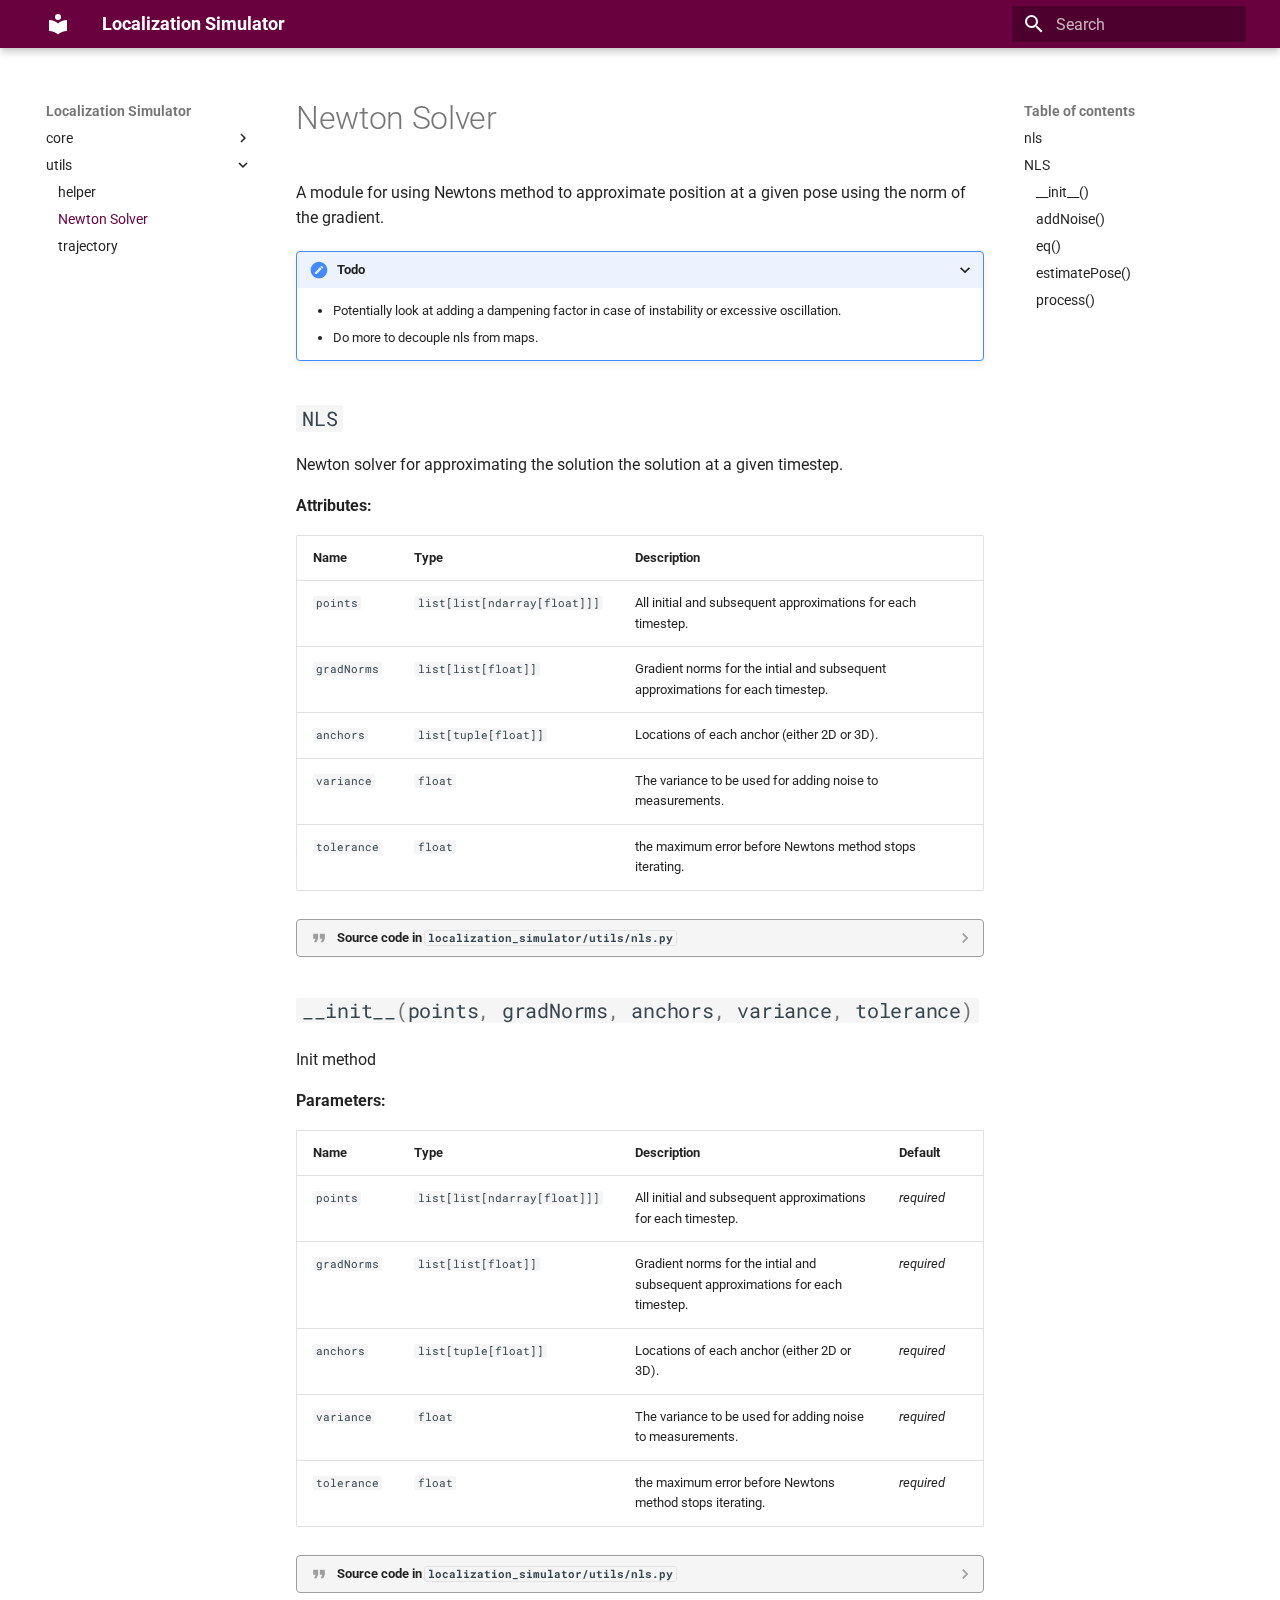
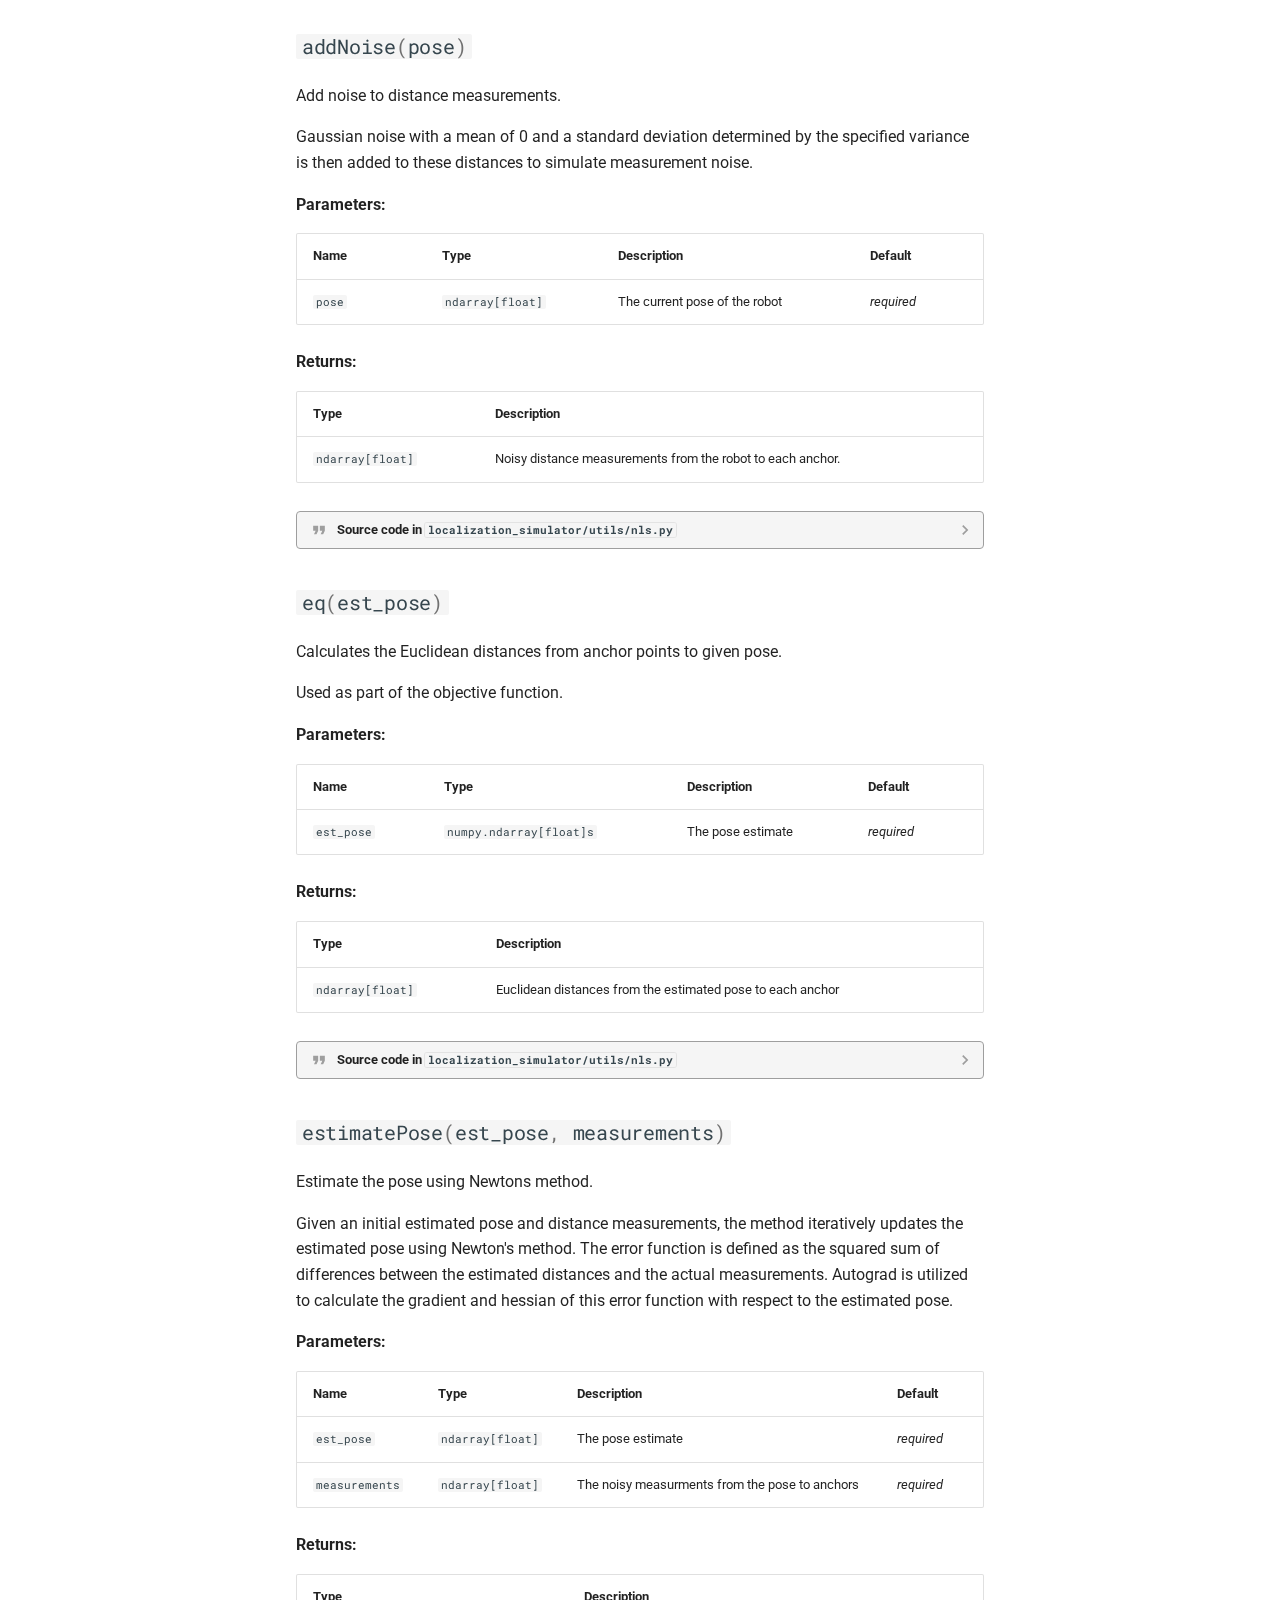
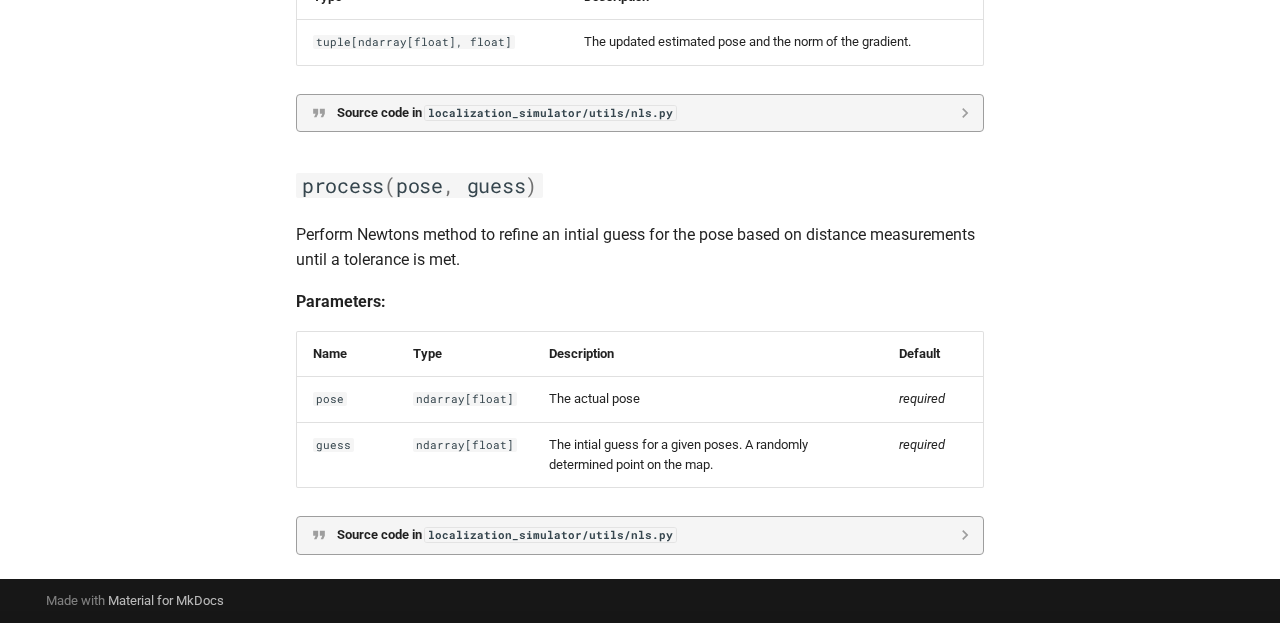
<file: nls/index.html>
<!doctype html>
<html lang="en" class="no-js">
  <head>
    
      <meta charset="utf-8">
      <meta name="viewport" content="width=device-width,initial-scale=1">
      
      
      
      
        <link rel="prev" href="../helper/">
      
      
        <link rel="next" href="../trajectory/">
      
      
      <link rel="icon" href="../assets/images/favicon.png">
      <meta name="generator" content="mkdocs-1.5.3, mkdocs-material-9.3.2">
    
    
      
        <title>Newton Solver - Localization Simulator</title>
      
    
    
      <link rel="stylesheet" href="../assets/stylesheets/main.30068a00.min.css">
      
        
        <link rel="stylesheet" href="../assets/stylesheets/palette.85d0ee34.min.css">
      
      


    
    
      
    
    
      
        
        
        <link rel="preconnect" href="https://fonts.gstatic.com" crossorigin>
        <link rel="stylesheet" href="https://fonts.googleapis.com/css?family=Roboto:300,300i,400,400i,700,700i%7CRoboto+Mono:400,400i,700,700i&display=fallback">
        <style>:root{--md-text-font:"Roboto";--md-code-font:"Roboto Mono"}</style>
      
    
    
      <link rel="stylesheet" href="../assets/_mkdocstrings.css">
    
      <link rel="stylesheet" href="../stylesheets/extra.css">
    
    <script>__md_scope=new URL("..",location),__md_hash=e=>[...e].reduce((e,_)=>(e<<5)-e+_.charCodeAt(0),0),__md_get=(e,_=localStorage,t=__md_scope)=>JSON.parse(_.getItem(t.pathname+"."+e)),__md_set=(e,_,t=localStorage,a=__md_scope)=>{try{t.setItem(a.pathname+"."+e,JSON.stringify(_))}catch(e){}}</script>
    
      

    
    
    
  </head>
  
  
    
    
    
    
    
    <body dir="ltr" data-md-color-scheme="default" data-md-color-primary="custom" data-md-color-accent="amber">
  
    
    
    <input class="md-toggle" data-md-toggle="drawer" type="checkbox" id="__drawer" autocomplete="off">
    <input class="md-toggle" data-md-toggle="search" type="checkbox" id="__search" autocomplete="off">
    <label class="md-overlay" for="__drawer"></label>
    <div data-md-component="skip">
      
        
        <a href="#localization_simulator.utils.nls" class="md-skip">
          Skip to content
        </a>
      
    </div>
    <div data-md-component="announce">
      
    </div>
    
    
      

  

<header class="md-header md-header--shadow" data-md-component="header">
  <nav class="md-header__inner md-grid" aria-label="Header">
    <a href=".." title="Localization Simulator" class="md-header__button md-logo" aria-label="Localization Simulator" data-md-component="logo">
      
  
  <svg xmlns="http://www.w3.org/2000/svg" viewBox="0 0 24 24"><path d="M12 8a3 3 0 0 0 3-3 3 3 0 0 0-3-3 3 3 0 0 0-3 3 3 3 0 0 0 3 3m0 3.54C9.64 9.35 6.5 8 3 8v11c3.5 0 6.64 1.35 9 3.54 2.36-2.19 5.5-3.54 9-3.54V8c-3.5 0-6.64 1.35-9 3.54Z"/></svg>

    </a>
    <label class="md-header__button md-icon" for="__drawer">
      
      <svg xmlns="http://www.w3.org/2000/svg" viewBox="0 0 24 24"><path d="M3 6h18v2H3V6m0 5h18v2H3v-2m0 5h18v2H3v-2Z"/></svg>
    </label>
    <div class="md-header__title" data-md-component="header-title">
      <div class="md-header__ellipsis">
        <div class="md-header__topic">
          <span class="md-ellipsis">
            Localization Simulator
          </span>
        </div>
        <div class="md-header__topic" data-md-component="header-topic">
          <span class="md-ellipsis">
            
              Newton Solver
            
          </span>
        </div>
      </div>
    </div>
    
      
    
    
    
      <label class="md-header__button md-icon" for="__search">
        
        <svg xmlns="http://www.w3.org/2000/svg" viewBox="0 0 24 24"><path d="M9.5 3A6.5 6.5 0 0 1 16 9.5c0 1.61-.59 3.09-1.56 4.23l.27.27h.79l5 5-1.5 1.5-5-5v-.79l-.27-.27A6.516 6.516 0 0 1 9.5 16 6.5 6.5 0 0 1 3 9.5 6.5 6.5 0 0 1 9.5 3m0 2C7 5 5 7 5 9.5S7 14 9.5 14 14 12 14 9.5 12 5 9.5 5Z"/></svg>
      </label>
      <div class="md-search" data-md-component="search" role="dialog">
  <label class="md-search__overlay" for="__search"></label>
  <div class="md-search__inner" role="search">
    <form class="md-search__form" name="search">
      <input type="text" class="md-search__input" name="query" aria-label="Search" placeholder="Search" autocapitalize="off" autocorrect="off" autocomplete="off" spellcheck="false" data-md-component="search-query" required>
      <label class="md-search__icon md-icon" for="__search">
        
        <svg xmlns="http://www.w3.org/2000/svg" viewBox="0 0 24 24"><path d="M9.5 3A6.5 6.5 0 0 1 16 9.5c0 1.61-.59 3.09-1.56 4.23l.27.27h.79l5 5-1.5 1.5-5-5v-.79l-.27-.27A6.516 6.516 0 0 1 9.5 16 6.5 6.5 0 0 1 3 9.5 6.5 6.5 0 0 1 9.5 3m0 2C7 5 5 7 5 9.5S7 14 9.5 14 14 12 14 9.5 12 5 9.5 5Z"/></svg>
        
        <svg xmlns="http://www.w3.org/2000/svg" viewBox="0 0 24 24"><path d="M20 11v2H8l5.5 5.5-1.42 1.42L4.16 12l7.92-7.92L13.5 5.5 8 11h12Z"/></svg>
      </label>
      <nav class="md-search__options" aria-label="Search">
        
        <button type="reset" class="md-search__icon md-icon" title="Clear" aria-label="Clear" tabindex="-1">
          
          <svg xmlns="http://www.w3.org/2000/svg" viewBox="0 0 24 24"><path d="M19 6.41 17.59 5 12 10.59 6.41 5 5 6.41 10.59 12 5 17.59 6.41 19 12 13.41 17.59 19 19 17.59 13.41 12 19 6.41Z"/></svg>
        </button>
      </nav>
      
    </form>
    <div class="md-search__output">
      <div class="md-search__scrollwrap" data-md-scrollfix>
        <div class="md-search-result" data-md-component="search-result">
          <div class="md-search-result__meta">
            Initializing search
          </div>
          <ol class="md-search-result__list" role="presentation"></ol>
        </div>
      </div>
    </div>
  </div>
</div>
    
    
  </nav>
  
</header>
    
    <div class="md-container" data-md-component="container">
      
      
        
          
        
      
      <main class="md-main" data-md-component="main">
        <div class="md-main__inner md-grid">
          
            
              
              <div class="md-sidebar md-sidebar--primary" data-md-component="sidebar" data-md-type="navigation" >
                <div class="md-sidebar__scrollwrap">
                  <div class="md-sidebar__inner">
                    



<nav class="md-nav md-nav--primary" aria-label="Navigation" data-md-level="0">
  <label class="md-nav__title" for="__drawer">
    <a href=".." title="Localization Simulator" class="md-nav__button md-logo" aria-label="Localization Simulator" data-md-component="logo">
      
  
  <svg xmlns="http://www.w3.org/2000/svg" viewBox="0 0 24 24"><path d="M12 8a3 3 0 0 0 3-3 3 3 0 0 0-3-3 3 3 0 0 0-3 3 3 3 0 0 0 3 3m0 3.54C9.64 9.35 6.5 8 3 8v11c3.5 0 6.64 1.35 9 3.54 2.36-2.19 5.5-3.54 9-3.54V8c-3.5 0-6.64 1.35-9 3.54Z"/></svg>

    </a>
    Localization Simulator
  </label>
  
  <ul class="md-nav__list" data-md-scrollfix>
    
      
      
  
  
  
    
    
    
    <li class="md-nav__item md-nav__item--nested">
      
        
        
        
        
        <input class="md-nav__toggle md-toggle " type="checkbox" id="__nav_1" >
        
          <label class="md-nav__link" for="__nav_1" id="__nav_1_label" tabindex="0">
            
  
  <span class="md-ellipsis">
    core
  </span>
  

            <span class="md-nav__icon md-icon"></span>
          </label>
        
        <nav class="md-nav" data-md-level="1" aria-labelledby="__nav_1_label" aria-expanded="false">
          <label class="md-nav__title" for="__nav_1">
            <span class="md-nav__icon md-icon"></span>
            core
          </label>
          <ul class="md-nav__list" data-md-scrollfix>
            
              
                
  
  
  
    <li class="md-nav__item">
      <a href="../main/" class="md-nav__link">
        
  
  <span class="md-ellipsis">
    main
  </span>
  

      </a>
    </li>
  

              
            
              
                
  
  
  
    <li class="md-nav__item">
      <a href="../component/" class="md-nav__link">
        
  
  <span class="md-ellipsis">
    component
  </span>
  

      </a>
    </li>
  

              
            
              
                
  
  
  
    <li class="md-nav__item">
      <a href="../error/" class="md-nav__link">
        
  
  <span class="md-ellipsis">
    error
  </span>
  

      </a>
    </li>
  

              
            
              
                
  
  
  
    <li class="md-nav__item">
      <a href="../map/" class="md-nav__link">
        
  
  <span class="md-ellipsis">
    map
  </span>
  

      </a>
    </li>
  

              
            
              
                
  
  
  
    <li class="md-nav__item">
      <a href="../plot/" class="md-nav__link">
        
  
  <span class="md-ellipsis">
    plot
  </span>
  

      </a>
    </li>
  

              
            
          </ul>
        </nav>
      
    </li>
  

    
      
      
  
  
    
  
  
    
    
    
    <li class="md-nav__item md-nav__item--active md-nav__item--nested">
      
        
        
        
        
        <input class="md-nav__toggle md-toggle " type="checkbox" id="__nav_2" checked>
        
          <label class="md-nav__link" for="__nav_2" id="__nav_2_label" tabindex="0">
            
  
  <span class="md-ellipsis">
    utils
  </span>
  

            <span class="md-nav__icon md-icon"></span>
          </label>
        
        <nav class="md-nav" data-md-level="1" aria-labelledby="__nav_2_label" aria-expanded="true">
          <label class="md-nav__title" for="__nav_2">
            <span class="md-nav__icon md-icon"></span>
            utils
          </label>
          <ul class="md-nav__list" data-md-scrollfix>
            
              
                
  
  
  
    <li class="md-nav__item">
      <a href="../helper/" class="md-nav__link">
        
  
  <span class="md-ellipsis">
    helper
  </span>
  

      </a>
    </li>
  

              
            
              
                
  
  
    
  
  
    <li class="md-nav__item md-nav__item--active">
      
      <input class="md-nav__toggle md-toggle" type="checkbox" id="__toc">
      
      
      
        <label class="md-nav__link md-nav__link--active" for="__toc">
          
  
  <span class="md-ellipsis">
    Newton Solver
  </span>
  

          <span class="md-nav__icon md-icon"></span>
        </label>
      
      <a href="./" class="md-nav__link md-nav__link--active">
        
  
  <span class="md-ellipsis">
    Newton Solver
  </span>
  

      </a>
      
        

<nav class="md-nav md-nav--secondary" aria-label="Table of contents">
  
  
  
  
    <label class="md-nav__title" for="__toc">
      <span class="md-nav__icon md-icon"></span>
      Table of contents
    </label>
    <ul class="md-nav__list" data-md-component="toc" data-md-scrollfix>
      
        <li class="md-nav__item">
  <a href="#localization_simulator.utils.nls" class="md-nav__link">
    nls
  </a>
  
</li>
      
        <li class="md-nav__item">
  <a href="#localization_simulator.utils.nls.NLS" class="md-nav__link">
    NLS
  </a>
  
    <nav class="md-nav" aria-label="NLS">
      <ul class="md-nav__list">
        
          <li class="md-nav__item">
  <a href="#localization_simulator.utils.nls.NLS.__init__" class="md-nav__link">
    __init__()
  </a>
  
</li>
        
          <li class="md-nav__item">
  <a href="#localization_simulator.utils.nls.NLS.addNoise" class="md-nav__link">
    addNoise()
  </a>
  
</li>
        
          <li class="md-nav__item">
  <a href="#localization_simulator.utils.nls.NLS.eq" class="md-nav__link">
    eq()
  </a>
  
</li>
        
          <li class="md-nav__item">
  <a href="#localization_simulator.utils.nls.NLS.estimatePose" class="md-nav__link">
    estimatePose()
  </a>
  
</li>
        
          <li class="md-nav__item">
  <a href="#localization_simulator.utils.nls.NLS.process" class="md-nav__link">
    process()
  </a>
  
</li>
        
      </ul>
    </nav>
  
</li>
      
    </ul>
  
</nav>
      
    </li>
  

              
            
              
                
  
  
  
    <li class="md-nav__item">
      <a href="../trajectory/" class="md-nav__link">
        
  
  <span class="md-ellipsis">
    trajectory
  </span>
  

      </a>
    </li>
  

              
            
          </ul>
        </nav>
      
    </li>
  

    
  </ul>
</nav>
                  </div>
                </div>
              </div>
            
            
              
              <div class="md-sidebar md-sidebar--secondary" data-md-component="sidebar" data-md-type="toc" >
                <div class="md-sidebar__scrollwrap">
                  <div class="md-sidebar__inner">
                    

<nav class="md-nav md-nav--secondary" aria-label="Table of contents">
  
  
  
  
    <label class="md-nav__title" for="__toc">
      <span class="md-nav__icon md-icon"></span>
      Table of contents
    </label>
    <ul class="md-nav__list" data-md-component="toc" data-md-scrollfix>
      
        <li class="md-nav__item">
  <a href="#localization_simulator.utils.nls" class="md-nav__link">
    nls
  </a>
  
</li>
      
        <li class="md-nav__item">
  <a href="#localization_simulator.utils.nls.NLS" class="md-nav__link">
    NLS
  </a>
  
    <nav class="md-nav" aria-label="NLS">
      <ul class="md-nav__list">
        
          <li class="md-nav__item">
  <a href="#localization_simulator.utils.nls.NLS.__init__" class="md-nav__link">
    __init__()
  </a>
  
</li>
        
          <li class="md-nav__item">
  <a href="#localization_simulator.utils.nls.NLS.addNoise" class="md-nav__link">
    addNoise()
  </a>
  
</li>
        
          <li class="md-nav__item">
  <a href="#localization_simulator.utils.nls.NLS.eq" class="md-nav__link">
    eq()
  </a>
  
</li>
        
          <li class="md-nav__item">
  <a href="#localization_simulator.utils.nls.NLS.estimatePose" class="md-nav__link">
    estimatePose()
  </a>
  
</li>
        
          <li class="md-nav__item">
  <a href="#localization_simulator.utils.nls.NLS.process" class="md-nav__link">
    process()
  </a>
  
</li>
        
      </ul>
    </nav>
  
</li>
      
    </ul>
  
</nav>
                  </div>
                </div>
              </div>
            
          
          
            <div class="md-content" data-md-component="content">
              <article class="md-content__inner md-typeset">
                
                  


  <h1>Newton Solver</h1>

<div class="doc doc-object doc-module">



<a id="localization_simulator.utils.nls"></a>
  <div class="doc doc-contents first">
  
      <p>A module for using Newtons method to approximate position at a given pose using the norm of the gradient.</p>

<details class="todo" open>
  <summary>Todo</summary>
  <ul>
<li>Potentially look at adding a dampening factor in case of instability or excessive oscillation.</li>
<li>Do more to decouple nls from maps.</li>
</ul>
</details>
  

  <div class="doc doc-children">








<div class="doc doc-object doc-class">




<h2 id="localization_simulator.utils.nls.NLS" class="doc doc-heading">
          <code>NLS</code>


</h2>


  <div class="doc doc-contents ">

  
      <p>Newton solver for approximating the solution the solution at a given timestep.</p>



  <p><strong>Attributes:</strong></p>
  <table>
    <thead>
      <tr>
        <th>Name</th>
        <th>Type</th>
        <th>Description</th>
      </tr>
    </thead>
    <tbody>
        <tr>
          <td><code>points</code></td>
          <td>
                <code>list[list[<span title="numpy.ndarray">ndarray</span>[float]]]</code>
          </td>
          <td>
            <div class="doc-md-description">
              <p>All initial and subsequent approximations for each timestep.</p>
            </div>
          </td>
        </tr>
        <tr>
          <td><code>gradNorms</code></td>
          <td>
                <code>list[list[float]]</code>
          </td>
          <td>
            <div class="doc-md-description">
              <p>Gradient norms for the intial and subsequent approximations for each timestep.</p>
            </div>
          </td>
        </tr>
        <tr>
          <td><code>anchors</code></td>
          <td>
                <code>list[tuple[float]]</code>
          </td>
          <td>
            <div class="doc-md-description">
              <p>Locations of each anchor (either 2D or 3D).</p>
            </div>
          </td>
        </tr>
        <tr>
          <td><code>variance</code></td>
          <td>
                <code>float</code>
          </td>
          <td>
            <div class="doc-md-description">
              <p>The variance to be used for adding noise to measurements.</p>
            </div>
          </td>
        </tr>
        <tr>
          <td><code>tolerance</code></td>
          <td>
                <code>float</code>
          </td>
          <td>
            <div class="doc-md-description">
              <p>the maximum error before Newtons method stops iterating.</p>
            </div>
          </td>
        </tr>
    </tbody>
  </table>

            <details class="quote">
              <summary>Source code in <code>localization_simulator/utils/nls.py</code></summary>
              <div class="highlight"><table class="highlighttable"><tr><td class="linenos"><div class="linenodiv"><pre><span></span><span class="normal"> 11</span>
<span class="normal"> 12</span>
<span class="normal"> 13</span>
<span class="normal"> 14</span>
<span class="normal"> 15</span>
<span class="normal"> 16</span>
<span class="normal"> 17</span>
<span class="normal"> 18</span>
<span class="normal"> 19</span>
<span class="normal"> 20</span>
<span class="normal"> 21</span>
<span class="normal"> 22</span>
<span class="normal"> 23</span>
<span class="normal"> 24</span>
<span class="normal"> 25</span>
<span class="normal"> 26</span>
<span class="normal"> 27</span>
<span class="normal"> 28</span>
<span class="normal"> 29</span>
<span class="normal"> 30</span>
<span class="normal"> 31</span>
<span class="normal"> 32</span>
<span class="normal"> 33</span>
<span class="normal"> 34</span>
<span class="normal"> 35</span>
<span class="normal"> 36</span>
<span class="normal"> 37</span>
<span class="normal"> 38</span>
<span class="normal"> 39</span>
<span class="normal"> 40</span>
<span class="normal"> 41</span>
<span class="normal"> 42</span>
<span class="normal"> 43</span>
<span class="normal"> 44</span>
<span class="normal"> 45</span>
<span class="normal"> 46</span>
<span class="normal"> 47</span>
<span class="normal"> 48</span>
<span class="normal"> 49</span>
<span class="normal"> 50</span>
<span class="normal"> 51</span>
<span class="normal"> 52</span>
<span class="normal"> 53</span>
<span class="normal"> 54</span>
<span class="normal"> 55</span>
<span class="normal"> 56</span>
<span class="normal"> 57</span>
<span class="normal"> 58</span>
<span class="normal"> 59</span>
<span class="normal"> 60</span>
<span class="normal"> 61</span>
<span class="normal"> 62</span>
<span class="normal"> 63</span>
<span class="normal"> 64</span>
<span class="normal"> 65</span>
<span class="normal"> 66</span>
<span class="normal"> 67</span>
<span class="normal"> 68</span>
<span class="normal"> 69</span>
<span class="normal"> 70</span>
<span class="normal"> 71</span>
<span class="normal"> 72</span>
<span class="normal"> 73</span>
<span class="normal"> 74</span>
<span class="normal"> 75</span>
<span class="normal"> 76</span>
<span class="normal"> 77</span>
<span class="normal"> 78</span>
<span class="normal"> 79</span>
<span class="normal"> 80</span>
<span class="normal"> 81</span>
<span class="normal"> 82</span>
<span class="normal"> 83</span>
<span class="normal"> 84</span>
<span class="normal"> 85</span>
<span class="normal"> 86</span>
<span class="normal"> 87</span>
<span class="normal"> 88</span>
<span class="normal"> 89</span>
<span class="normal"> 90</span>
<span class="normal"> 91</span>
<span class="normal"> 92</span>
<span class="normal"> 93</span>
<span class="normal"> 94</span>
<span class="normal"> 95</span>
<span class="normal"> 96</span>
<span class="normal"> 97</span>
<span class="normal"> 98</span>
<span class="normal"> 99</span>
<span class="normal">100</span>
<span class="normal">101</span>
<span class="normal">102</span>
<span class="normal">103</span>
<span class="normal">104</span>
<span class="normal">105</span>
<span class="normal">106</span>
<span class="normal">107</span>
<span class="normal">108</span>
<span class="normal">109</span>
<span class="normal">110</span>
<span class="normal">111</span>
<span class="normal">112</span>
<span class="normal">113</span>
<span class="normal">114</span>
<span class="normal">115</span>
<span class="normal">116</span>
<span class="normal">117</span>
<span class="normal">118</span></pre></div></td><td class="code"><div><pre><span></span><code><span class="k">class</span> <span class="nc">NLS</span><span class="p">:</span>
<span class="w">    </span><span class="sd">&quot;&quot;&quot;Newton solver for approximating the solution the solution at a given timestep.</span>

<span class="sd">    Attributes:</span>
<span class="sd">        points (list[list[numpy.ndarray[float]]]): All initial and subsequent approximations for each timestep.</span>
<span class="sd">        gradNorms (list[list[float]]): Gradient norms for the intial and subsequent approximations for each timestep.</span>
<span class="sd">        anchors (list[tuple[float]]): Locations of each anchor (either 2D or 3D).</span>
<span class="sd">        variance (float): The variance to be used for adding noise to measurements.</span>
<span class="sd">        tolerance (float): the maximum error before Newtons method stops iterating.</span>
<span class="sd">    &quot;&quot;&quot;</span>
    <span class="k">def</span> <span class="fm">__init__</span><span class="p">(</span><span class="bp">self</span><span class="p">,</span><span class="n">points</span><span class="p">,</span><span class="n">gradNorms</span><span class="p">,</span> <span class="n">anchors</span><span class="p">,</span> <span class="n">variance</span><span class="p">,</span> <span class="n">tolerance</span><span class="p">)</span> <span class="o">-&gt;</span> <span class="kc">None</span><span class="p">:</span>
<span class="w">        </span><span class="sd">&quot;&quot;&quot;Init method</span>

<span class="sd">        Args:</span>
<span class="sd">            points (list[list[numpy.ndarray[float]]]): All initial and subsequent approximations for each timestep.</span>
<span class="sd">            gradNorms (list[list[float]]): Gradient norms for the intial and subsequent approximations for each timestep.</span>
<span class="sd">            anchors (list[tuple[float]]): Locations of each anchor (either 2D or 3D).</span>
<span class="sd">            variance (float): The variance to be used for adding noise to measurements.</span>
<span class="sd">            tolerance (float): the maximum error before Newtons method stops iterating.</span>
<span class="sd">        &quot;&quot;&quot;</span>
        <span class="bp">self</span><span class="o">.</span><span class="n">points</span> <span class="o">=</span> <span class="n">points</span>
        <span class="bp">self</span><span class="o">.</span><span class="n">gradNorms</span> <span class="o">=</span> <span class="n">gradNorms</span>
        <span class="bp">self</span><span class="o">.</span><span class="n">anchors</span> <span class="o">=</span> <span class="n">anchors</span>
        <span class="bp">self</span><span class="o">.</span><span class="n">variance</span> <span class="o">=</span> <span class="n">variance</span>
        <span class="bp">self</span><span class="o">.</span><span class="n">tolerance</span> <span class="o">=</span> <span class="n">tolerance</span>

    <span class="k">def</span> <span class="nf">addNoise</span><span class="p">(</span><span class="bp">self</span><span class="p">,</span> <span class="n">pose</span><span class="p">):</span>
<span class="w">        </span><span class="sd">&quot;&quot;&quot;Add noise to distance measurements.</span>

<span class="sd">        Gaussian noise with a mean of 0 and a standard deviation determined by the specified variance is then added to</span>
<span class="sd">        these distances to simulate measurement noise.</span>

<span class="sd">        Args:</span>
<span class="sd">            pose (numpy.ndarray[float]): The current pose of the robot</span>

<span class="sd">        Returns:</span>
<span class="sd">            (numpy.ndarray[float]): Noisy distance measurements from the robot to each anchor.</span>
<span class="sd">        &quot;&quot;&quot;</span>
        <span class="n">x</span><span class="p">,</span> <span class="n">y</span> <span class="o">=</span> <span class="n">pose</span>
        <span class="n">distances</span> <span class="o">=</span> <span class="n">np</span><span class="o">.</span><span class="n">sqrt</span><span class="p">((</span><span class="bp">self</span><span class="o">.</span><span class="n">anchors</span><span class="p">[:,</span> <span class="mi">0</span><span class="p">]</span> <span class="o">-</span> <span class="n">x</span><span class="p">)</span><span class="o">**</span><span class="mi">2</span> <span class="o">+</span> <span class="p">(</span><span class="bp">self</span><span class="o">.</span><span class="n">anchors</span><span class="p">[:,</span> <span class="mi">1</span><span class="p">]</span> <span class="o">-</span> <span class="n">y</span><span class="p">)</span><span class="o">**</span><span class="mi">2</span><span class="p">)</span>
        <span class="n">noisy_distances</span> <span class="o">=</span> <span class="n">distances</span> <span class="o">+</span> <span class="n">np</span><span class="o">.</span><span class="n">random</span><span class="o">.</span><span class="n">normal</span><span class="p">(</span><span class="mi">0</span><span class="p">,</span> <span class="n">np</span><span class="o">.</span><span class="n">sqrt</span><span class="p">(</span><span class="bp">self</span><span class="o">.</span><span class="n">variance</span><span class="p">),</span> <span class="nb">len</span><span class="p">(</span><span class="n">distances</span><span class="p">))</span>
        <span class="k">return</span> <span class="n">noisy_distances</span>

    <span class="k">def</span> <span class="nf">eq</span><span class="p">(</span><span class="bp">self</span><span class="p">,</span> <span class="n">est_pose</span><span class="p">):</span>
<span class="w">        </span><span class="sd">&quot;&quot;&quot; </span>
<span class="sd">        Calculates the Euclidean distances from anchor points to given pose.</span>

<span class="sd">        Used as part of the objective function.</span>

<span class="sd">        Args:</span>
<span class="sd">            est_pose (numpy.ndarray[float]s): The pose estimate</span>

<span class="sd">        Returns:</span>
<span class="sd">            (numpy.ndarray[float]):  Euclidean distances from the estimated pose to each anchor</span>
<span class="sd">        &quot;&quot;&quot;</span>
        <span class="n">est_x</span><span class="p">,</span> <span class="n">est_y</span> <span class="o">=</span> <span class="n">est_pose</span>
        <span class="n">est_distances</span> <span class="o">=</span> <span class="n">np</span><span class="o">.</span><span class="n">sqrt</span><span class="p">((</span><span class="bp">self</span><span class="o">.</span><span class="n">anchors</span><span class="p">[:,</span> <span class="mi">0</span><span class="p">]</span> <span class="o">-</span> <span class="n">est_x</span><span class="p">)</span><span class="o">**</span><span class="mi">2</span> <span class="o">+</span> <span class="p">(</span><span class="bp">self</span><span class="o">.</span><span class="n">anchors</span><span class="p">[:,</span> <span class="mi">1</span><span class="p">]</span> <span class="o">-</span> <span class="n">est_y</span><span class="p">)</span><span class="o">**</span><span class="mi">2</span><span class="p">)</span>
        <span class="k">return</span> <span class="n">est_distances</span>

    <span class="c1"># Using Newtons method and autograd for gradient and hessian</span>
    <span class="k">def</span> <span class="nf">estimatePose</span><span class="p">(</span><span class="bp">self</span><span class="p">,</span> <span class="n">est_pose</span><span class="p">,</span> <span class="n">measurements</span><span class="p">):</span>
<span class="w">        </span><span class="sd">&quot;&quot;&quot;Estimate the pose using Newtons method. </span>

<span class="sd">        Given an initial estimated pose and distance measurements, the method iteratively updates the estimated</span>
<span class="sd">        pose using Newton&#39;s method. The error function is defined as the squared sum of differences between the estimated</span>
<span class="sd">        distances and the actual measurements. Autograd is utilized to calculate the gradient and hessian of this error</span>
<span class="sd">        function with respect to the estimated pose.</span>

<span class="sd">        Args:</span>
<span class="sd">            est_pose (numpy.ndarray[float]): The pose estimate</span>
<span class="sd">            measurements (numpy.ndarray[float]): The noisy measurments from the pose to anchors</span>

<span class="sd">        Returns:</span>
<span class="sd">            (tuple[numpy.ndarray[float], float]): The updated estimated pose and the norm of the gradient.</span>
<span class="sd">        &quot;&quot;&quot;</span>
        <span class="n">est_x</span><span class="p">,</span> <span class="n">est_y</span> <span class="o">=</span> <span class="n">est_pose</span>

        <span class="n">g</span> <span class="o">=</span> <span class="n">grad</span><span class="p">(</span><span class="k">lambda</span> <span class="n">p</span><span class="p">:</span> <span class="n">np</span><span class="o">.</span><span class="n">sum</span><span class="p">((</span><span class="bp">self</span><span class="o">.</span><span class="n">eq</span><span class="p">(</span><span class="n">p</span><span class="p">)</span> <span class="o">-</span> <span class="n">measurements</span><span class="p">)</span><span class="o">**</span><span class="mi">2</span><span class="p">))(</span><span class="n">est_pose</span><span class="p">)</span>
        <span class="n">h</span> <span class="o">=</span> <span class="n">hessian</span><span class="p">(</span><span class="k">lambda</span> <span class="n">p</span><span class="p">:</span> <span class="n">np</span><span class="o">.</span><span class="n">sum</span><span class="p">((</span><span class="bp">self</span><span class="o">.</span><span class="n">eq</span><span class="p">(</span><span class="n">p</span><span class="p">)</span> <span class="o">-</span> <span class="n">measurements</span><span class="p">)</span><span class="o">**</span><span class="mi">2</span><span class="p">))(</span><span class="n">est_pose</span><span class="p">)</span>

        <span class="n">h_inv</span> <span class="o">=</span> <span class="n">np</span><span class="o">.</span><span class="n">linalg</span><span class="o">.</span><span class="n">pinv</span><span class="p">(</span><span class="n">h</span><span class="p">)</span>
        <span class="n">delta_pose</span> <span class="o">=</span> <span class="n">np</span><span class="o">.</span><span class="n">dot</span><span class="p">(</span><span class="n">h_inv</span><span class="p">,</span> <span class="n">g</span><span class="p">)</span>

        <span class="n">est_x</span> <span class="o">-=</span> <span class="n">delta_pose</span><span class="p">[</span><span class="mi">0</span><span class="p">]</span>
        <span class="n">est_y</span> <span class="o">-=</span> <span class="n">delta_pose</span><span class="p">[</span><span class="mi">1</span><span class="p">]</span>

        <span class="k">return</span> <span class="n">np</span><span class="o">.</span><span class="n">array</span><span class="p">([</span><span class="n">est_x</span><span class="p">,</span> <span class="n">est_y</span><span class="p">]),</span> <span class="n">np</span><span class="o">.</span><span class="n">linalg</span><span class="o">.</span><span class="n">norm</span><span class="p">(</span><span class="n">g</span><span class="p">)</span>

    <span class="k">def</span> <span class="nf">process</span><span class="p">(</span><span class="bp">self</span><span class="p">,</span> <span class="n">pose</span><span class="p">,</span> <span class="n">guess</span><span class="p">):</span>
<span class="w">        </span><span class="sd">&quot;&quot;&quot;Perform Newtons method to refine an intial guess for the pose based on distance measurements until a tolerance is met.</span>

<span class="sd">        Args:</span>
<span class="sd">            pose (numpy.ndarray[float]): The actual pose</span>
<span class="sd">            guess (numpy.ndarray[float]): The intial guess for a given poses. A randomly determined point on the map.</span>
<span class="sd">        &quot;&quot;&quot;</span>
        <span class="n">p</span> <span class="o">=</span> <span class="p">[]</span>
        <span class="n">grads</span> <span class="o">=</span> <span class="p">[]</span>
        <span class="n">p</span><span class="o">.</span><span class="n">append</span><span class="p">(</span><span class="n">pose</span><span class="p">)</span>
        <span class="n">p</span><span class="o">.</span><span class="n">append</span><span class="p">(</span><span class="n">guess</span><span class="p">)</span>
        <span class="k">while</span> <span class="kc">True</span><span class="p">:</span>
            <span class="n">measurements</span> <span class="o">=</span> <span class="bp">self</span><span class="o">.</span><span class="n">addNoise</span><span class="p">(</span><span class="n">pose</span><span class="p">)</span>
            <span class="n">guess</span><span class="p">,</span> <span class="n">grad</span> <span class="o">=</span> <span class="bp">self</span><span class="o">.</span><span class="n">estimatePose</span><span class="p">(</span><span class="n">guess</span><span class="p">,</span> <span class="n">measurements</span><span class="p">)</span>
            <span class="n">p</span><span class="o">.</span><span class="n">append</span><span class="p">(</span><span class="n">guess</span><span class="p">)</span>
            <span class="n">grads</span><span class="o">.</span><span class="n">append</span><span class="p">(</span><span class="n">grad</span><span class="p">)</span>
            <span class="k">if</span> <span class="n">grad</span> <span class="o">&lt;=</span> <span class="bp">self</span><span class="o">.</span><span class="n">tolerance</span><span class="p">:</span>
                <span class="k">break</span>
        <span class="bp">self</span><span class="o">.</span><span class="n">points</span><span class="o">.</span><span class="n">append</span><span class="p">(</span><span class="n">p</span><span class="p">)</span>
        <span class="bp">self</span><span class="o">.</span><span class="n">gradNorms</span><span class="o">.</span><span class="n">append</span><span class="p">(</span><span class="n">grads</span><span class="p">)</span>
</code></pre></div></td></tr></table></div>
            </details>

  

  <div class="doc doc-children">










<div class="doc doc-object doc-function">




<h3 id="localization_simulator.utils.nls.NLS.__init__" class="doc doc-heading">
          <code class="highlight language-python"><span class="fm">__init__</span><span class="p">(</span><span class="n">points</span><span class="p">,</span> <span class="n">gradNorms</span><span class="p">,</span> <span class="n">anchors</span><span class="p">,</span> <span class="n">variance</span><span class="p">,</span> <span class="n">tolerance</span><span class="p">)</span></code>

</h3>


  <div class="doc doc-contents ">
  
      <p>Init method</p>



  <p><strong>Parameters:</strong></p>
  <table>
    <thead>
      <tr>
        <th>Name</th>
        <th>Type</th>
        <th>Description</th>
        <th>Default</th>
      </tr>
    </thead>
    <tbody>
        <tr>
          <td><code>points</code></td>
          <td>
                <code>list[list[<span title="numpy.ndarray">ndarray</span>[float]]]</code>
          </td>
          <td>
            <div class="doc-md-description">
              <p>All initial and subsequent approximations for each timestep.</p>
            </div>
          </td>
          <td>
              <em>required</em>
          </td>
        </tr>
        <tr>
          <td><code>gradNorms</code></td>
          <td>
                <code>list[list[float]]</code>
          </td>
          <td>
            <div class="doc-md-description">
              <p>Gradient norms for the intial and subsequent approximations for each timestep.</p>
            </div>
          </td>
          <td>
              <em>required</em>
          </td>
        </tr>
        <tr>
          <td><code>anchors</code></td>
          <td>
                <code>list[tuple[float]]</code>
          </td>
          <td>
            <div class="doc-md-description">
              <p>Locations of each anchor (either 2D or 3D).</p>
            </div>
          </td>
          <td>
              <em>required</em>
          </td>
        </tr>
        <tr>
          <td><code>variance</code></td>
          <td>
                <code>float</code>
          </td>
          <td>
            <div class="doc-md-description">
              <p>The variance to be used for adding noise to measurements.</p>
            </div>
          </td>
          <td>
              <em>required</em>
          </td>
        </tr>
        <tr>
          <td><code>tolerance</code></td>
          <td>
                <code>float</code>
          </td>
          <td>
            <div class="doc-md-description">
              <p>the maximum error before Newtons method stops iterating.</p>
            </div>
          </td>
          <td>
              <em>required</em>
          </td>
        </tr>
    </tbody>
  </table>

          <details class="quote">
            <summary>Source code in <code>localization_simulator/utils/nls.py</code></summary>
            <div class="highlight"><table class="highlighttable"><tr><td class="linenos"><div class="linenodiv"><pre><span></span><span class="normal">21</span>
<span class="normal">22</span>
<span class="normal">23</span>
<span class="normal">24</span>
<span class="normal">25</span>
<span class="normal">26</span>
<span class="normal">27</span>
<span class="normal">28</span>
<span class="normal">29</span>
<span class="normal">30</span>
<span class="normal">31</span>
<span class="normal">32</span>
<span class="normal">33</span>
<span class="normal">34</span>
<span class="normal">35</span></pre></div></td><td class="code"><div><pre><span></span><code><span class="k">def</span> <span class="fm">__init__</span><span class="p">(</span><span class="bp">self</span><span class="p">,</span><span class="n">points</span><span class="p">,</span><span class="n">gradNorms</span><span class="p">,</span> <span class="n">anchors</span><span class="p">,</span> <span class="n">variance</span><span class="p">,</span> <span class="n">tolerance</span><span class="p">)</span> <span class="o">-&gt;</span> <span class="kc">None</span><span class="p">:</span>
<span class="w">    </span><span class="sd">&quot;&quot;&quot;Init method</span>

<span class="sd">    Args:</span>
<span class="sd">        points (list[list[numpy.ndarray[float]]]): All initial and subsequent approximations for each timestep.</span>
<span class="sd">        gradNorms (list[list[float]]): Gradient norms for the intial and subsequent approximations for each timestep.</span>
<span class="sd">        anchors (list[tuple[float]]): Locations of each anchor (either 2D or 3D).</span>
<span class="sd">        variance (float): The variance to be used for adding noise to measurements.</span>
<span class="sd">        tolerance (float): the maximum error before Newtons method stops iterating.</span>
<span class="sd">    &quot;&quot;&quot;</span>
    <span class="bp">self</span><span class="o">.</span><span class="n">points</span> <span class="o">=</span> <span class="n">points</span>
    <span class="bp">self</span><span class="o">.</span><span class="n">gradNorms</span> <span class="o">=</span> <span class="n">gradNorms</span>
    <span class="bp">self</span><span class="o">.</span><span class="n">anchors</span> <span class="o">=</span> <span class="n">anchors</span>
    <span class="bp">self</span><span class="o">.</span><span class="n">variance</span> <span class="o">=</span> <span class="n">variance</span>
    <span class="bp">self</span><span class="o">.</span><span class="n">tolerance</span> <span class="o">=</span> <span class="n">tolerance</span>
</code></pre></div></td></tr></table></div>
          </details>
  </div>

</div>


<div class="doc doc-object doc-function">




<h3 id="localization_simulator.utils.nls.NLS.addNoise" class="doc doc-heading">
          <code class="highlight language-python"><span class="n">addNoise</span><span class="p">(</span><span class="n">pose</span><span class="p">)</span></code>

</h3>


  <div class="doc doc-contents ">
  
      <p>Add noise to distance measurements.</p>
<p>Gaussian noise with a mean of 0 and a standard deviation determined by the specified variance is then added to
these distances to simulate measurement noise.</p>



  <p><strong>Parameters:</strong></p>
  <table>
    <thead>
      <tr>
        <th>Name</th>
        <th>Type</th>
        <th>Description</th>
        <th>Default</th>
      </tr>
    </thead>
    <tbody>
        <tr>
          <td><code>pose</code></td>
          <td>
                <code><span title="numpy.ndarray">ndarray</span>[float]</code>
          </td>
          <td>
            <div class="doc-md-description">
              <p>The current pose of the robot</p>
            </div>
          </td>
          <td>
              <em>required</em>
          </td>
        </tr>
    </tbody>
  </table>



  <p><strong>Returns:</strong></p>
  <table>
    <thead>
      <tr>
        <th>Type</th>
        <th>Description</th>
      </tr>
    </thead>
    <tbody>
        <tr>
          <td>
                <code><span title="numpy.ndarray">ndarray</span>[float]</code>
          </td>
          <td>
            <div class="doc-md-description">
              <p>Noisy distance measurements from the robot to each anchor.</p>
            </div>
          </td>
        </tr>
    </tbody>
  </table>

          <details class="quote">
            <summary>Source code in <code>localization_simulator/utils/nls.py</code></summary>
            <div class="highlight"><table class="highlighttable"><tr><td class="linenos"><div class="linenodiv"><pre><span></span><span class="normal">37</span>
<span class="normal">38</span>
<span class="normal">39</span>
<span class="normal">40</span>
<span class="normal">41</span>
<span class="normal">42</span>
<span class="normal">43</span>
<span class="normal">44</span>
<span class="normal">45</span>
<span class="normal">46</span>
<span class="normal">47</span>
<span class="normal">48</span>
<span class="normal">49</span>
<span class="normal">50</span>
<span class="normal">51</span>
<span class="normal">52</span></pre></div></td><td class="code"><div><pre><span></span><code><span class="k">def</span> <span class="nf">addNoise</span><span class="p">(</span><span class="bp">self</span><span class="p">,</span> <span class="n">pose</span><span class="p">):</span>
<span class="w">    </span><span class="sd">&quot;&quot;&quot;Add noise to distance measurements.</span>

<span class="sd">    Gaussian noise with a mean of 0 and a standard deviation determined by the specified variance is then added to</span>
<span class="sd">    these distances to simulate measurement noise.</span>

<span class="sd">    Args:</span>
<span class="sd">        pose (numpy.ndarray[float]): The current pose of the robot</span>

<span class="sd">    Returns:</span>
<span class="sd">        (numpy.ndarray[float]): Noisy distance measurements from the robot to each anchor.</span>
<span class="sd">    &quot;&quot;&quot;</span>
    <span class="n">x</span><span class="p">,</span> <span class="n">y</span> <span class="o">=</span> <span class="n">pose</span>
    <span class="n">distances</span> <span class="o">=</span> <span class="n">np</span><span class="o">.</span><span class="n">sqrt</span><span class="p">((</span><span class="bp">self</span><span class="o">.</span><span class="n">anchors</span><span class="p">[:,</span> <span class="mi">0</span><span class="p">]</span> <span class="o">-</span> <span class="n">x</span><span class="p">)</span><span class="o">**</span><span class="mi">2</span> <span class="o">+</span> <span class="p">(</span><span class="bp">self</span><span class="o">.</span><span class="n">anchors</span><span class="p">[:,</span> <span class="mi">1</span><span class="p">]</span> <span class="o">-</span> <span class="n">y</span><span class="p">)</span><span class="o">**</span><span class="mi">2</span><span class="p">)</span>
    <span class="n">noisy_distances</span> <span class="o">=</span> <span class="n">distances</span> <span class="o">+</span> <span class="n">np</span><span class="o">.</span><span class="n">random</span><span class="o">.</span><span class="n">normal</span><span class="p">(</span><span class="mi">0</span><span class="p">,</span> <span class="n">np</span><span class="o">.</span><span class="n">sqrt</span><span class="p">(</span><span class="bp">self</span><span class="o">.</span><span class="n">variance</span><span class="p">),</span> <span class="nb">len</span><span class="p">(</span><span class="n">distances</span><span class="p">))</span>
    <span class="k">return</span> <span class="n">noisy_distances</span>
</code></pre></div></td></tr></table></div>
          </details>
  </div>

</div>


<div class="doc doc-object doc-function">




<h3 id="localization_simulator.utils.nls.NLS.eq" class="doc doc-heading">
          <code class="highlight language-python"><span class="n">eq</span><span class="p">(</span><span class="n">est_pose</span><span class="p">)</span></code>

</h3>


  <div class="doc doc-contents ">
  
      <p>Calculates the Euclidean distances from anchor points to given pose.</p>
<p>Used as part of the objective function.</p>



  <p><strong>Parameters:</strong></p>
  <table>
    <thead>
      <tr>
        <th>Name</th>
        <th>Type</th>
        <th>Description</th>
        <th>Default</th>
      </tr>
    </thead>
    <tbody>
        <tr>
          <td><code>est_pose</code></td>
          <td>
                <code>numpy.ndarray[float]s</code>
          </td>
          <td>
            <div class="doc-md-description">
              <p>The pose estimate</p>
            </div>
          </td>
          <td>
              <em>required</em>
          </td>
        </tr>
    </tbody>
  </table>



  <p><strong>Returns:</strong></p>
  <table>
    <thead>
      <tr>
        <th>Type</th>
        <th>Description</th>
      </tr>
    </thead>
    <tbody>
        <tr>
          <td>
                <code><span title="numpy.ndarray">ndarray</span>[float]</code>
          </td>
          <td>
            <div class="doc-md-description">
              <p>Euclidean distances from the estimated pose to each anchor</p>
            </div>
          </td>
        </tr>
    </tbody>
  </table>

          <details class="quote">
            <summary>Source code in <code>localization_simulator/utils/nls.py</code></summary>
            <div class="highlight"><table class="highlighttable"><tr><td class="linenos"><div class="linenodiv"><pre><span></span><span class="normal">54</span>
<span class="normal">55</span>
<span class="normal">56</span>
<span class="normal">57</span>
<span class="normal">58</span>
<span class="normal">59</span>
<span class="normal">60</span>
<span class="normal">61</span>
<span class="normal">62</span>
<span class="normal">63</span>
<span class="normal">64</span>
<span class="normal">65</span>
<span class="normal">66</span>
<span class="normal">67</span>
<span class="normal">68</span></pre></div></td><td class="code"><div><pre><span></span><code><span class="k">def</span> <span class="nf">eq</span><span class="p">(</span><span class="bp">self</span><span class="p">,</span> <span class="n">est_pose</span><span class="p">):</span>
<span class="w">    </span><span class="sd">&quot;&quot;&quot; </span>
<span class="sd">    Calculates the Euclidean distances from anchor points to given pose.</span>

<span class="sd">    Used as part of the objective function.</span>

<span class="sd">    Args:</span>
<span class="sd">        est_pose (numpy.ndarray[float]s): The pose estimate</span>

<span class="sd">    Returns:</span>
<span class="sd">        (numpy.ndarray[float]):  Euclidean distances from the estimated pose to each anchor</span>
<span class="sd">    &quot;&quot;&quot;</span>
    <span class="n">est_x</span><span class="p">,</span> <span class="n">est_y</span> <span class="o">=</span> <span class="n">est_pose</span>
    <span class="n">est_distances</span> <span class="o">=</span> <span class="n">np</span><span class="o">.</span><span class="n">sqrt</span><span class="p">((</span><span class="bp">self</span><span class="o">.</span><span class="n">anchors</span><span class="p">[:,</span> <span class="mi">0</span><span class="p">]</span> <span class="o">-</span> <span class="n">est_x</span><span class="p">)</span><span class="o">**</span><span class="mi">2</span> <span class="o">+</span> <span class="p">(</span><span class="bp">self</span><span class="o">.</span><span class="n">anchors</span><span class="p">[:,</span> <span class="mi">1</span><span class="p">]</span> <span class="o">-</span> <span class="n">est_y</span><span class="p">)</span><span class="o">**</span><span class="mi">2</span><span class="p">)</span>
    <span class="k">return</span> <span class="n">est_distances</span>
</code></pre></div></td></tr></table></div>
          </details>
  </div>

</div>


<div class="doc doc-object doc-function">




<h3 id="localization_simulator.utils.nls.NLS.estimatePose" class="doc doc-heading">
          <code class="highlight language-python"><span class="n">estimatePose</span><span class="p">(</span><span class="n">est_pose</span><span class="p">,</span> <span class="n">measurements</span><span class="p">)</span></code>

</h3>


  <div class="doc doc-contents ">
  
      <p>Estimate the pose using Newtons method. </p>
<p>Given an initial estimated pose and distance measurements, the method iteratively updates the estimated
pose using Newton's method. The error function is defined as the squared sum of differences between the estimated
distances and the actual measurements. Autograd is utilized to calculate the gradient and hessian of this error
function with respect to the estimated pose.</p>



  <p><strong>Parameters:</strong></p>
  <table>
    <thead>
      <tr>
        <th>Name</th>
        <th>Type</th>
        <th>Description</th>
        <th>Default</th>
      </tr>
    </thead>
    <tbody>
        <tr>
          <td><code>est_pose</code></td>
          <td>
                <code><span title="numpy.ndarray">ndarray</span>[float]</code>
          </td>
          <td>
            <div class="doc-md-description">
              <p>The pose estimate</p>
            </div>
          </td>
          <td>
              <em>required</em>
          </td>
        </tr>
        <tr>
          <td><code>measurements</code></td>
          <td>
                <code><span title="numpy.ndarray">ndarray</span>[float]</code>
          </td>
          <td>
            <div class="doc-md-description">
              <p>The noisy measurments from the pose to anchors</p>
            </div>
          </td>
          <td>
              <em>required</em>
          </td>
        </tr>
    </tbody>
  </table>



  <p><strong>Returns:</strong></p>
  <table>
    <thead>
      <tr>
        <th>Type</th>
        <th>Description</th>
      </tr>
    </thead>
    <tbody>
        <tr>
          <td>
                <code>tuple[<span title="numpy.ndarray">ndarray</span>[float], float]</code>
          </td>
          <td>
            <div class="doc-md-description">
              <p>The updated estimated pose and the norm of the gradient.</p>
            </div>
          </td>
        </tr>
    </tbody>
  </table>

          <details class="quote">
            <summary>Source code in <code>localization_simulator/utils/nls.py</code></summary>
            <div class="highlight"><table class="highlighttable"><tr><td class="linenos"><div class="linenodiv"><pre><span></span><span class="normal">71</span>
<span class="normal">72</span>
<span class="normal">73</span>
<span class="normal">74</span>
<span class="normal">75</span>
<span class="normal">76</span>
<span class="normal">77</span>
<span class="normal">78</span>
<span class="normal">79</span>
<span class="normal">80</span>
<span class="normal">81</span>
<span class="normal">82</span>
<span class="normal">83</span>
<span class="normal">84</span>
<span class="normal">85</span>
<span class="normal">86</span>
<span class="normal">87</span>
<span class="normal">88</span>
<span class="normal">89</span>
<span class="normal">90</span>
<span class="normal">91</span>
<span class="normal">92</span>
<span class="normal">93</span>
<span class="normal">94</span>
<span class="normal">95</span>
<span class="normal">96</span>
<span class="normal">97</span></pre></div></td><td class="code"><div><pre><span></span><code><span class="k">def</span> <span class="nf">estimatePose</span><span class="p">(</span><span class="bp">self</span><span class="p">,</span> <span class="n">est_pose</span><span class="p">,</span> <span class="n">measurements</span><span class="p">):</span>
<span class="w">    </span><span class="sd">&quot;&quot;&quot;Estimate the pose using Newtons method. </span>

<span class="sd">    Given an initial estimated pose and distance measurements, the method iteratively updates the estimated</span>
<span class="sd">    pose using Newton&#39;s method. The error function is defined as the squared sum of differences between the estimated</span>
<span class="sd">    distances and the actual measurements. Autograd is utilized to calculate the gradient and hessian of this error</span>
<span class="sd">    function with respect to the estimated pose.</span>

<span class="sd">    Args:</span>
<span class="sd">        est_pose (numpy.ndarray[float]): The pose estimate</span>
<span class="sd">        measurements (numpy.ndarray[float]): The noisy measurments from the pose to anchors</span>

<span class="sd">    Returns:</span>
<span class="sd">        (tuple[numpy.ndarray[float], float]): The updated estimated pose and the norm of the gradient.</span>
<span class="sd">    &quot;&quot;&quot;</span>
    <span class="n">est_x</span><span class="p">,</span> <span class="n">est_y</span> <span class="o">=</span> <span class="n">est_pose</span>

    <span class="n">g</span> <span class="o">=</span> <span class="n">grad</span><span class="p">(</span><span class="k">lambda</span> <span class="n">p</span><span class="p">:</span> <span class="n">np</span><span class="o">.</span><span class="n">sum</span><span class="p">((</span><span class="bp">self</span><span class="o">.</span><span class="n">eq</span><span class="p">(</span><span class="n">p</span><span class="p">)</span> <span class="o">-</span> <span class="n">measurements</span><span class="p">)</span><span class="o">**</span><span class="mi">2</span><span class="p">))(</span><span class="n">est_pose</span><span class="p">)</span>
    <span class="n">h</span> <span class="o">=</span> <span class="n">hessian</span><span class="p">(</span><span class="k">lambda</span> <span class="n">p</span><span class="p">:</span> <span class="n">np</span><span class="o">.</span><span class="n">sum</span><span class="p">((</span><span class="bp">self</span><span class="o">.</span><span class="n">eq</span><span class="p">(</span><span class="n">p</span><span class="p">)</span> <span class="o">-</span> <span class="n">measurements</span><span class="p">)</span><span class="o">**</span><span class="mi">2</span><span class="p">))(</span><span class="n">est_pose</span><span class="p">)</span>

    <span class="n">h_inv</span> <span class="o">=</span> <span class="n">np</span><span class="o">.</span><span class="n">linalg</span><span class="o">.</span><span class="n">pinv</span><span class="p">(</span><span class="n">h</span><span class="p">)</span>
    <span class="n">delta_pose</span> <span class="o">=</span> <span class="n">np</span><span class="o">.</span><span class="n">dot</span><span class="p">(</span><span class="n">h_inv</span><span class="p">,</span> <span class="n">g</span><span class="p">)</span>

    <span class="n">est_x</span> <span class="o">-=</span> <span class="n">delta_pose</span><span class="p">[</span><span class="mi">0</span><span class="p">]</span>
    <span class="n">est_y</span> <span class="o">-=</span> <span class="n">delta_pose</span><span class="p">[</span><span class="mi">1</span><span class="p">]</span>

    <span class="k">return</span> <span class="n">np</span><span class="o">.</span><span class="n">array</span><span class="p">([</span><span class="n">est_x</span><span class="p">,</span> <span class="n">est_y</span><span class="p">]),</span> <span class="n">np</span><span class="o">.</span><span class="n">linalg</span><span class="o">.</span><span class="n">norm</span><span class="p">(</span><span class="n">g</span><span class="p">)</span>
</code></pre></div></td></tr></table></div>
          </details>
  </div>

</div>


<div class="doc doc-object doc-function">




<h3 id="localization_simulator.utils.nls.NLS.process" class="doc doc-heading">
          <code class="highlight language-python"><span class="n">process</span><span class="p">(</span><span class="n">pose</span><span class="p">,</span> <span class="n">guess</span><span class="p">)</span></code>

</h3>


  <div class="doc doc-contents ">
  
      <p>Perform Newtons method to refine an intial guess for the pose based on distance measurements until a tolerance is met.</p>



  <p><strong>Parameters:</strong></p>
  <table>
    <thead>
      <tr>
        <th>Name</th>
        <th>Type</th>
        <th>Description</th>
        <th>Default</th>
      </tr>
    </thead>
    <tbody>
        <tr>
          <td><code>pose</code></td>
          <td>
                <code><span title="numpy.ndarray">ndarray</span>[float]</code>
          </td>
          <td>
            <div class="doc-md-description">
              <p>The actual pose</p>
            </div>
          </td>
          <td>
              <em>required</em>
          </td>
        </tr>
        <tr>
          <td><code>guess</code></td>
          <td>
                <code><span title="numpy.ndarray">ndarray</span>[float]</code>
          </td>
          <td>
            <div class="doc-md-description">
              <p>The intial guess for a given poses. A randomly determined point on the map.</p>
            </div>
          </td>
          <td>
              <em>required</em>
          </td>
        </tr>
    </tbody>
  </table>

          <details class="quote">
            <summary>Source code in <code>localization_simulator/utils/nls.py</code></summary>
            <div class="highlight"><table class="highlighttable"><tr><td class="linenos"><div class="linenodiv"><pre><span></span><span class="normal"> 99</span>
<span class="normal">100</span>
<span class="normal">101</span>
<span class="normal">102</span>
<span class="normal">103</span>
<span class="normal">104</span>
<span class="normal">105</span>
<span class="normal">106</span>
<span class="normal">107</span>
<span class="normal">108</span>
<span class="normal">109</span>
<span class="normal">110</span>
<span class="normal">111</span>
<span class="normal">112</span>
<span class="normal">113</span>
<span class="normal">114</span>
<span class="normal">115</span>
<span class="normal">116</span>
<span class="normal">117</span>
<span class="normal">118</span></pre></div></td><td class="code"><div><pre><span></span><code><span class="k">def</span> <span class="nf">process</span><span class="p">(</span><span class="bp">self</span><span class="p">,</span> <span class="n">pose</span><span class="p">,</span> <span class="n">guess</span><span class="p">):</span>
<span class="w">    </span><span class="sd">&quot;&quot;&quot;Perform Newtons method to refine an intial guess for the pose based on distance measurements until a tolerance is met.</span>

<span class="sd">    Args:</span>
<span class="sd">        pose (numpy.ndarray[float]): The actual pose</span>
<span class="sd">        guess (numpy.ndarray[float]): The intial guess for a given poses. A randomly determined point on the map.</span>
<span class="sd">    &quot;&quot;&quot;</span>
    <span class="n">p</span> <span class="o">=</span> <span class="p">[]</span>
    <span class="n">grads</span> <span class="o">=</span> <span class="p">[]</span>
    <span class="n">p</span><span class="o">.</span><span class="n">append</span><span class="p">(</span><span class="n">pose</span><span class="p">)</span>
    <span class="n">p</span><span class="o">.</span><span class="n">append</span><span class="p">(</span><span class="n">guess</span><span class="p">)</span>
    <span class="k">while</span> <span class="kc">True</span><span class="p">:</span>
        <span class="n">measurements</span> <span class="o">=</span> <span class="bp">self</span><span class="o">.</span><span class="n">addNoise</span><span class="p">(</span><span class="n">pose</span><span class="p">)</span>
        <span class="n">guess</span><span class="p">,</span> <span class="n">grad</span> <span class="o">=</span> <span class="bp">self</span><span class="o">.</span><span class="n">estimatePose</span><span class="p">(</span><span class="n">guess</span><span class="p">,</span> <span class="n">measurements</span><span class="p">)</span>
        <span class="n">p</span><span class="o">.</span><span class="n">append</span><span class="p">(</span><span class="n">guess</span><span class="p">)</span>
        <span class="n">grads</span><span class="o">.</span><span class="n">append</span><span class="p">(</span><span class="n">grad</span><span class="p">)</span>
        <span class="k">if</span> <span class="n">grad</span> <span class="o">&lt;=</span> <span class="bp">self</span><span class="o">.</span><span class="n">tolerance</span><span class="p">:</span>
            <span class="k">break</span>
    <span class="bp">self</span><span class="o">.</span><span class="n">points</span><span class="o">.</span><span class="n">append</span><span class="p">(</span><span class="n">p</span><span class="p">)</span>
    <span class="bp">self</span><span class="o">.</span><span class="n">gradNorms</span><span class="o">.</span><span class="n">append</span><span class="p">(</span><span class="n">grads</span><span class="p">)</span>
</code></pre></div></td></tr></table></div>
          </details>
  </div>

</div>



  </div>

  </div>

</div>




  </div>

  </div>

</div>





                
              </article>
            </div>
          
          
        </div>
        
      </main>
      
        <footer class="md-footer">
  
  <div class="md-footer-meta md-typeset">
    <div class="md-footer-meta__inner md-grid">
      <div class="md-copyright">
  
  
    Made with
    <a href="https://squidfunk.github.io/mkdocs-material/" target="_blank" rel="noopener">
      Material for MkDocs
    </a>
  
</div>
      
    </div>
  </div>
</footer>
      
    </div>
    <div class="md-dialog" data-md-component="dialog">
      <div class="md-dialog__inner md-typeset"></div>
    </div>
    
    <script id="__config" type="application/json">{"base": "..", "features": [], "search": "../assets/javascripts/workers/search.dfff1995.min.js", "translations": {"clipboard.copied": "Copied to clipboard", "clipboard.copy": "Copy to clipboard", "search.result.more.one": "1 more on this page", "search.result.more.other": "# more on this page", "search.result.none": "No matching documents", "search.result.one": "1 matching document", "search.result.other": "# matching documents", "search.result.placeholder": "Type to start searching", "search.result.term.missing": "Missing", "select.version": "Select version"}}</script>
    
    
      <script src="../assets/javascripts/bundle.dff1b7c8.min.js"></script>
      
    
  </body>
</html>
</file>
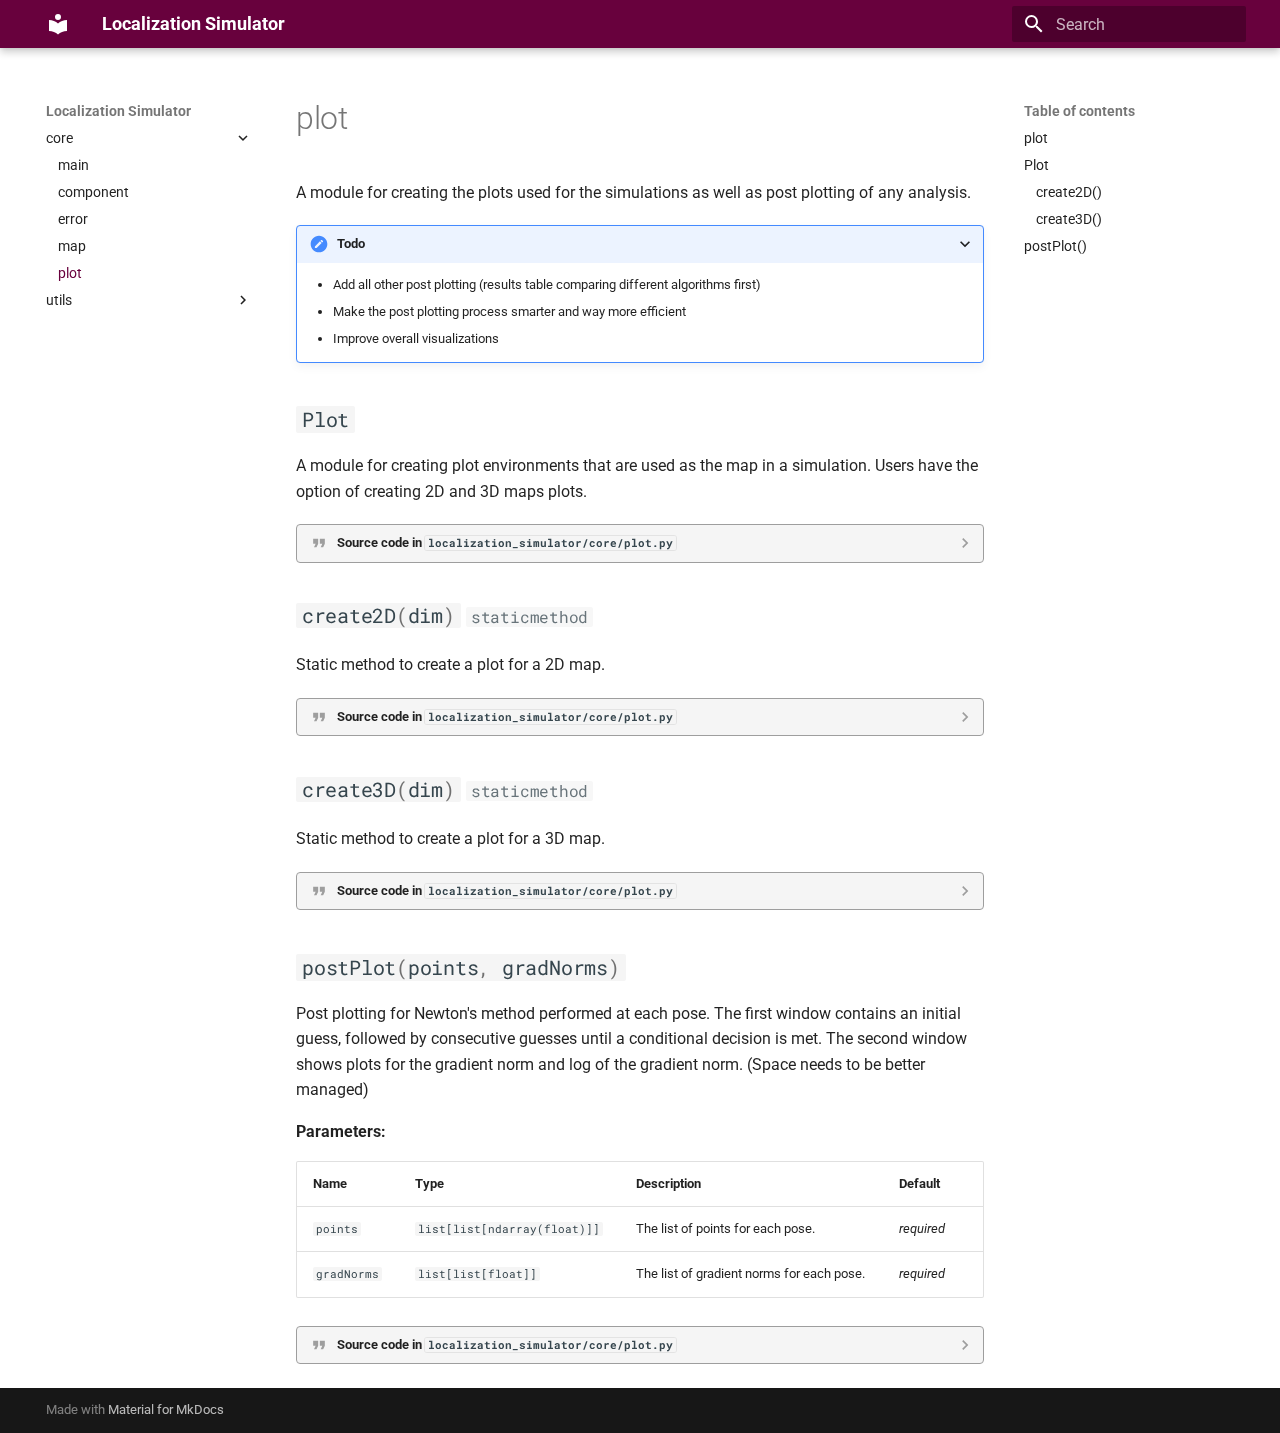
<file: plot/index.html>
<!doctype html>
<html lang="en" class="no-js">
  <head>
    
      <meta charset="utf-8">
      <meta name="viewport" content="width=device-width,initial-scale=1">
      
      
      
      
        <link rel="prev" href="../map/">
      
      
        <link rel="next" href="../helper/">
      
      
      <link rel="icon" href="../assets/images/favicon.png">
      <meta name="generator" content="mkdocs-1.5.3, mkdocs-material-9.3.2">
    
    
      
        <title>plot - Localization Simulator</title>
      
    
    
      <link rel="stylesheet" href="../assets/stylesheets/main.30068a00.min.css">
      
        
        <link rel="stylesheet" href="../assets/stylesheets/palette.85d0ee34.min.css">
      
      


    
    
      
    
    
      
        
        
        <link rel="preconnect" href="https://fonts.gstatic.com" crossorigin>
        <link rel="stylesheet" href="https://fonts.googleapis.com/css?family=Roboto:300,300i,400,400i,700,700i%7CRoboto+Mono:400,400i,700,700i&display=fallback">
        <style>:root{--md-text-font:"Roboto";--md-code-font:"Roboto Mono"}</style>
      
    
    
      <link rel="stylesheet" href="../assets/_mkdocstrings.css">
    
      <link rel="stylesheet" href="../stylesheets/extra.css">
    
    <script>__md_scope=new URL("..",location),__md_hash=e=>[...e].reduce((e,_)=>(e<<5)-e+_.charCodeAt(0),0),__md_get=(e,_=localStorage,t=__md_scope)=>JSON.parse(_.getItem(t.pathname+"."+e)),__md_set=(e,_,t=localStorage,a=__md_scope)=>{try{t.setItem(a.pathname+"."+e,JSON.stringify(_))}catch(e){}}</script>
    
      

    
    
    
  </head>
  
  
    
    
    
    
    
    <body dir="ltr" data-md-color-scheme="default" data-md-color-primary="custom" data-md-color-accent="amber">
  
    
    
    <input class="md-toggle" data-md-toggle="drawer" type="checkbox" id="__drawer" autocomplete="off">
    <input class="md-toggle" data-md-toggle="search" type="checkbox" id="__search" autocomplete="off">
    <label class="md-overlay" for="__drawer"></label>
    <div data-md-component="skip">
      
        
        <a href="#localization_simulator.core.plot" class="md-skip">
          Skip to content
        </a>
      
    </div>
    <div data-md-component="announce">
      
    </div>
    
    
      

  

<header class="md-header md-header--shadow" data-md-component="header">
  <nav class="md-header__inner md-grid" aria-label="Header">
    <a href=".." title="Localization Simulator" class="md-header__button md-logo" aria-label="Localization Simulator" data-md-component="logo">
      
  
  <svg xmlns="http://www.w3.org/2000/svg" viewBox="0 0 24 24"><path d="M12 8a3 3 0 0 0 3-3 3 3 0 0 0-3-3 3 3 0 0 0-3 3 3 3 0 0 0 3 3m0 3.54C9.64 9.35 6.5 8 3 8v11c3.5 0 6.64 1.35 9 3.54 2.36-2.19 5.5-3.54 9-3.54V8c-3.5 0-6.64 1.35-9 3.54Z"/></svg>

    </a>
    <label class="md-header__button md-icon" for="__drawer">
      
      <svg xmlns="http://www.w3.org/2000/svg" viewBox="0 0 24 24"><path d="M3 6h18v2H3V6m0 5h18v2H3v-2m0 5h18v2H3v-2Z"/></svg>
    </label>
    <div class="md-header__title" data-md-component="header-title">
      <div class="md-header__ellipsis">
        <div class="md-header__topic">
          <span class="md-ellipsis">
            Localization Simulator
          </span>
        </div>
        <div class="md-header__topic" data-md-component="header-topic">
          <span class="md-ellipsis">
            
              plot
            
          </span>
        </div>
      </div>
    </div>
    
      
    
    
    
      <label class="md-header__button md-icon" for="__search">
        
        <svg xmlns="http://www.w3.org/2000/svg" viewBox="0 0 24 24"><path d="M9.5 3A6.5 6.5 0 0 1 16 9.5c0 1.61-.59 3.09-1.56 4.23l.27.27h.79l5 5-1.5 1.5-5-5v-.79l-.27-.27A6.516 6.516 0 0 1 9.5 16 6.5 6.5 0 0 1 3 9.5 6.5 6.5 0 0 1 9.5 3m0 2C7 5 5 7 5 9.5S7 14 9.5 14 14 12 14 9.5 12 5 9.5 5Z"/></svg>
      </label>
      <div class="md-search" data-md-component="search" role="dialog">
  <label class="md-search__overlay" for="__search"></label>
  <div class="md-search__inner" role="search">
    <form class="md-search__form" name="search">
      <input type="text" class="md-search__input" name="query" aria-label="Search" placeholder="Search" autocapitalize="off" autocorrect="off" autocomplete="off" spellcheck="false" data-md-component="search-query" required>
      <label class="md-search__icon md-icon" for="__search">
        
        <svg xmlns="http://www.w3.org/2000/svg" viewBox="0 0 24 24"><path d="M9.5 3A6.5 6.5 0 0 1 16 9.5c0 1.61-.59 3.09-1.56 4.23l.27.27h.79l5 5-1.5 1.5-5-5v-.79l-.27-.27A6.516 6.516 0 0 1 9.5 16 6.5 6.5 0 0 1 3 9.5 6.5 6.5 0 0 1 9.5 3m0 2C7 5 5 7 5 9.5S7 14 9.5 14 14 12 14 9.5 12 5 9.5 5Z"/></svg>
        
        <svg xmlns="http://www.w3.org/2000/svg" viewBox="0 0 24 24"><path d="M20 11v2H8l5.5 5.5-1.42 1.42L4.16 12l7.92-7.92L13.5 5.5 8 11h12Z"/></svg>
      </label>
      <nav class="md-search__options" aria-label="Search">
        
        <button type="reset" class="md-search__icon md-icon" title="Clear" aria-label="Clear" tabindex="-1">
          
          <svg xmlns="http://www.w3.org/2000/svg" viewBox="0 0 24 24"><path d="M19 6.41 17.59 5 12 10.59 6.41 5 5 6.41 10.59 12 5 17.59 6.41 19 12 13.41 17.59 19 19 17.59 13.41 12 19 6.41Z"/></svg>
        </button>
      </nav>
      
    </form>
    <div class="md-search__output">
      <div class="md-search__scrollwrap" data-md-scrollfix>
        <div class="md-search-result" data-md-component="search-result">
          <div class="md-search-result__meta">
            Initializing search
          </div>
          <ol class="md-search-result__list" role="presentation"></ol>
        </div>
      </div>
    </div>
  </div>
</div>
    
    
  </nav>
  
</header>
    
    <div class="md-container" data-md-component="container">
      
      
        
          
        
      
      <main class="md-main" data-md-component="main">
        <div class="md-main__inner md-grid">
          
            
              
              <div class="md-sidebar md-sidebar--primary" data-md-component="sidebar" data-md-type="navigation" >
                <div class="md-sidebar__scrollwrap">
                  <div class="md-sidebar__inner">
                    



<nav class="md-nav md-nav--primary" aria-label="Navigation" data-md-level="0">
  <label class="md-nav__title" for="__drawer">
    <a href=".." title="Localization Simulator" class="md-nav__button md-logo" aria-label="Localization Simulator" data-md-component="logo">
      
  
  <svg xmlns="http://www.w3.org/2000/svg" viewBox="0 0 24 24"><path d="M12 8a3 3 0 0 0 3-3 3 3 0 0 0-3-3 3 3 0 0 0-3 3 3 3 0 0 0 3 3m0 3.54C9.64 9.35 6.5 8 3 8v11c3.5 0 6.64 1.35 9 3.54 2.36-2.19 5.5-3.54 9-3.54V8c-3.5 0-6.64 1.35-9 3.54Z"/></svg>

    </a>
    Localization Simulator
  </label>
  
  <ul class="md-nav__list" data-md-scrollfix>
    
      
      
  
  
    
  
  
    
    
    
    <li class="md-nav__item md-nav__item--active md-nav__item--nested">
      
        
        
        
        
        <input class="md-nav__toggle md-toggle " type="checkbox" id="__nav_1" checked>
        
          <label class="md-nav__link" for="__nav_1" id="__nav_1_label" tabindex="0">
            
  
  <span class="md-ellipsis">
    core
  </span>
  

            <span class="md-nav__icon md-icon"></span>
          </label>
        
        <nav class="md-nav" data-md-level="1" aria-labelledby="__nav_1_label" aria-expanded="true">
          <label class="md-nav__title" for="__nav_1">
            <span class="md-nav__icon md-icon"></span>
            core
          </label>
          <ul class="md-nav__list" data-md-scrollfix>
            
              
                
  
  
  
    <li class="md-nav__item">
      <a href="../main/" class="md-nav__link">
        
  
  <span class="md-ellipsis">
    main
  </span>
  

      </a>
    </li>
  

              
            
              
                
  
  
  
    <li class="md-nav__item">
      <a href="../component/" class="md-nav__link">
        
  
  <span class="md-ellipsis">
    component
  </span>
  

      </a>
    </li>
  

              
            
              
                
  
  
  
    <li class="md-nav__item">
      <a href="../error/" class="md-nav__link">
        
  
  <span class="md-ellipsis">
    error
  </span>
  

      </a>
    </li>
  

              
            
              
                
  
  
  
    <li class="md-nav__item">
      <a href="../map/" class="md-nav__link">
        
  
  <span class="md-ellipsis">
    map
  </span>
  

      </a>
    </li>
  

              
            
              
                
  
  
    
  
  
    <li class="md-nav__item md-nav__item--active">
      
      <input class="md-nav__toggle md-toggle" type="checkbox" id="__toc">
      
      
      
        <label class="md-nav__link md-nav__link--active" for="__toc">
          
  
  <span class="md-ellipsis">
    plot
  </span>
  

          <span class="md-nav__icon md-icon"></span>
        </label>
      
      <a href="./" class="md-nav__link md-nav__link--active">
        
  
  <span class="md-ellipsis">
    plot
  </span>
  

      </a>
      
        

<nav class="md-nav md-nav--secondary" aria-label="Table of contents">
  
  
  
  
    <label class="md-nav__title" for="__toc">
      <span class="md-nav__icon md-icon"></span>
      Table of contents
    </label>
    <ul class="md-nav__list" data-md-component="toc" data-md-scrollfix>
      
        <li class="md-nav__item">
  <a href="#localization_simulator.core.plot" class="md-nav__link">
    plot
  </a>
  
</li>
      
        <li class="md-nav__item">
  <a href="#localization_simulator.core.plot.Plot" class="md-nav__link">
    Plot
  </a>
  
    <nav class="md-nav" aria-label="Plot">
      <ul class="md-nav__list">
        
          <li class="md-nav__item">
  <a href="#localization_simulator.core.plot.Plot.create2D" class="md-nav__link">
    create2D()
  </a>
  
</li>
        
          <li class="md-nav__item">
  <a href="#localization_simulator.core.plot.Plot.create3D" class="md-nav__link">
    create3D()
  </a>
  
</li>
        
      </ul>
    </nav>
  
</li>
      
        <li class="md-nav__item">
  <a href="#localization_simulator.core.plot.postPlot" class="md-nav__link">
    postPlot()
  </a>
  
</li>
      
    </ul>
  
</nav>
      
    </li>
  

              
            
          </ul>
        </nav>
      
    </li>
  

    
      
      
  
  
  
    
    
    
    <li class="md-nav__item md-nav__item--nested">
      
        
        
        
        
        <input class="md-nav__toggle md-toggle " type="checkbox" id="__nav_2" >
        
          <label class="md-nav__link" for="__nav_2" id="__nav_2_label" tabindex="0">
            
  
  <span class="md-ellipsis">
    utils
  </span>
  

            <span class="md-nav__icon md-icon"></span>
          </label>
        
        <nav class="md-nav" data-md-level="1" aria-labelledby="__nav_2_label" aria-expanded="false">
          <label class="md-nav__title" for="__nav_2">
            <span class="md-nav__icon md-icon"></span>
            utils
          </label>
          <ul class="md-nav__list" data-md-scrollfix>
            
              
                
  
  
  
    <li class="md-nav__item">
      <a href="../helper/" class="md-nav__link">
        
  
  <span class="md-ellipsis">
    helper
  </span>
  

      </a>
    </li>
  

              
            
              
                
  
  
  
    <li class="md-nav__item">
      <a href="../nls/" class="md-nav__link">
        
  
  <span class="md-ellipsis">
    Newton Solver
  </span>
  

      </a>
    </li>
  

              
            
              
                
  
  
  
    <li class="md-nav__item">
      <a href="../trajectory/" class="md-nav__link">
        
  
  <span class="md-ellipsis">
    trajectory
  </span>
  

      </a>
    </li>
  

              
            
          </ul>
        </nav>
      
    </li>
  

    
  </ul>
</nav>
                  </div>
                </div>
              </div>
            
            
              
              <div class="md-sidebar md-sidebar--secondary" data-md-component="sidebar" data-md-type="toc" >
                <div class="md-sidebar__scrollwrap">
                  <div class="md-sidebar__inner">
                    

<nav class="md-nav md-nav--secondary" aria-label="Table of contents">
  
  
  
  
    <label class="md-nav__title" for="__toc">
      <span class="md-nav__icon md-icon"></span>
      Table of contents
    </label>
    <ul class="md-nav__list" data-md-component="toc" data-md-scrollfix>
      
        <li class="md-nav__item">
  <a href="#localization_simulator.core.plot" class="md-nav__link">
    plot
  </a>
  
</li>
      
        <li class="md-nav__item">
  <a href="#localization_simulator.core.plot.Plot" class="md-nav__link">
    Plot
  </a>
  
    <nav class="md-nav" aria-label="Plot">
      <ul class="md-nav__list">
        
          <li class="md-nav__item">
  <a href="#localization_simulator.core.plot.Plot.create2D" class="md-nav__link">
    create2D()
  </a>
  
</li>
        
          <li class="md-nav__item">
  <a href="#localization_simulator.core.plot.Plot.create3D" class="md-nav__link">
    create3D()
  </a>
  
</li>
        
      </ul>
    </nav>
  
</li>
      
        <li class="md-nav__item">
  <a href="#localization_simulator.core.plot.postPlot" class="md-nav__link">
    postPlot()
  </a>
  
</li>
      
    </ul>
  
</nav>
                  </div>
                </div>
              </div>
            
          
          
            <div class="md-content" data-md-component="content">
              <article class="md-content__inner md-typeset">
                
                  


  <h1>plot</h1>

<div class="doc doc-object doc-module">



<a id="localization_simulator.core.plot"></a>
  <div class="doc doc-contents first">
  
      <p>A module for creating the plots used for the simulations as well as post plotting of any analysis.</p>

<details class="todo" open>
  <summary>Todo</summary>
  <ul>
<li>Add all other post plotting (results table comparing different algorithms first)</li>
<li>Make the post plotting process smarter and way more efficient</li>
<li>Improve overall visualizations</li>
</ul>
</details>
  

  <div class="doc doc-children">








<div class="doc doc-object doc-class">




<h2 id="localization_simulator.core.plot.Plot" class="doc doc-heading">
          <code>Plot</code>


</h2>


  <div class="doc doc-contents ">

  
      <p>A module for creating plot environments that are used as the map in a simulation.
Users have the option of creating 2D and 3D maps plots.</p>

            <details class="quote">
              <summary>Source code in <code>localization_simulator/core/plot.py</code></summary>
              <div class="highlight"><table class="highlighttable"><tr><td class="linenos"><div class="linenodiv"><pre><span></span><span class="normal">13</span>
<span class="normal">14</span>
<span class="normal">15</span>
<span class="normal">16</span>
<span class="normal">17</span>
<span class="normal">18</span>
<span class="normal">19</span>
<span class="normal">20</span>
<span class="normal">21</span>
<span class="normal">22</span>
<span class="normal">23</span>
<span class="normal">24</span>
<span class="normal">25</span>
<span class="normal">26</span>
<span class="normal">27</span>
<span class="normal">28</span>
<span class="normal">29</span>
<span class="normal">30</span>
<span class="normal">31</span>
<span class="normal">32</span>
<span class="normal">33</span>
<span class="normal">34</span>
<span class="normal">35</span>
<span class="normal">36</span>
<span class="normal">37</span></pre></div></td><td class="code"><div><pre><span></span><code><span class="k">class</span> <span class="nc">Plot</span><span class="p">:</span>
<span class="w">    </span><span class="sd">&quot;&quot;&quot;</span>
<span class="sd">    A module for creating plot environments that are used as the map in a simulation.</span>
<span class="sd">    Users have the option of creating 2D and 3D maps plots.</span>
<span class="sd">    &quot;&quot;&quot;</span>
    <span class="nd">@staticmethod</span>
    <span class="k">def</span> <span class="nf">create2D</span><span class="p">(</span><span class="n">dim</span><span class="p">):</span>
<span class="w">        </span><span class="sd">&quot;&quot;&quot;Static method to create a plot for a 2D map.</span>
<span class="sd">        &quot;&quot;&quot;</span>
        <span class="n">fig</span> <span class="o">=</span> <span class="n">plt</span><span class="o">.</span><span class="n">figure</span><span class="p">()</span>
        <span class="n">ax</span> <span class="o">=</span> <span class="n">fig</span><span class="o">.</span><span class="n">add_subplot</span><span class="p">(</span><span class="mi">111</span><span class="p">)</span>
        <span class="n">ax</span><span class="o">.</span><span class="n">set_xlim</span><span class="p">(</span><span class="mi">0</span><span class="p">,</span><span class="n">dim</span><span class="p">[</span><span class="mi">0</span><span class="p">])</span>
        <span class="n">ax</span><span class="o">.</span><span class="n">set_ylim</span><span class="p">(</span><span class="mi">0</span><span class="p">,</span><span class="n">dim</span><span class="p">[</span><span class="mi">1</span><span class="p">])</span>
        <span class="k">return</span> <span class="n">fig</span><span class="p">,</span> <span class="n">ax</span>

    <span class="nd">@staticmethod</span>
    <span class="k">def</span> <span class="nf">create3D</span><span class="p">(</span><span class="n">dim</span><span class="p">):</span>
<span class="w">        </span><span class="sd">&quot;&quot;&quot;Static method to create a plot for a 3D map.</span>
<span class="sd">        &quot;&quot;&quot;</span>
        <span class="n">fig</span> <span class="o">=</span> <span class="n">plt</span><span class="o">.</span><span class="n">figure</span><span class="p">()</span>
        <span class="n">ax</span> <span class="o">=</span> <span class="n">fig</span><span class="o">.</span><span class="n">add_subplot</span><span class="p">(</span><span class="mi">111</span><span class="p">,</span> <span class="n">projection</span><span class="o">=</span><span class="s1">&#39;3d&#39;</span><span class="p">)</span>
        <span class="n">ax</span><span class="o">.</span><span class="n">axes</span><span class="o">.</span><span class="n">set_xlim3d</span><span class="p">(</span><span class="n">left</span><span class="o">=</span><span class="mi">0</span><span class="p">,</span> <span class="n">right</span><span class="o">=</span><span class="n">dim</span><span class="p">[</span><span class="mi">0</span><span class="p">])</span> 
        <span class="n">ax</span><span class="o">.</span><span class="n">axes</span><span class="o">.</span><span class="n">set_ylim3d</span><span class="p">(</span><span class="n">bottom</span><span class="o">=</span><span class="mi">0</span><span class="p">,</span> <span class="n">top</span><span class="o">=</span><span class="n">dim</span><span class="p">[</span><span class="mi">1</span><span class="p">])</span> 
        <span class="n">ax</span><span class="o">.</span><span class="n">axes</span><span class="o">.</span><span class="n">set_zlim3d</span><span class="p">(</span><span class="n">bottom</span><span class="o">=</span><span class="mi">0</span><span class="p">,</span> <span class="n">top</span><span class="o">=</span><span class="n">dim</span><span class="p">[</span><span class="mi">2</span><span class="p">])</span> 
        <span class="k">return</span> <span class="n">fig</span><span class="p">,</span> <span class="n">ax</span>
</code></pre></div></td></tr></table></div>
            </details>

  

  <div class="doc doc-children">










<div class="doc doc-object doc-function">




<h3 id="localization_simulator.core.plot.Plot.create2D" class="doc doc-heading">
          <code class="highlight language-python"><span class="n">create2D</span><span class="p">(</span><span class="n">dim</span><span class="p">)</span></code>
  
  <span class="doc doc-labels">
      <small class="doc doc-label doc-label-staticmethod"><code>staticmethod</code></small>
  </span>

</h3>


  <div class="doc doc-contents ">
  
      <p>Static method to create a plot for a 2D map.</p>

          <details class="quote">
            <summary>Source code in <code>localization_simulator/core/plot.py</code></summary>
            <div class="highlight"><table class="highlighttable"><tr><td class="linenos"><div class="linenodiv"><pre><span></span><span class="normal">18</span>
<span class="normal">19</span>
<span class="normal">20</span>
<span class="normal">21</span>
<span class="normal">22</span>
<span class="normal">23</span>
<span class="normal">24</span>
<span class="normal">25</span>
<span class="normal">26</span></pre></div></td><td class="code"><div><pre><span></span><code><span class="nd">@staticmethod</span>
<span class="k">def</span> <span class="nf">create2D</span><span class="p">(</span><span class="n">dim</span><span class="p">):</span>
<span class="w">    </span><span class="sd">&quot;&quot;&quot;Static method to create a plot for a 2D map.</span>
<span class="sd">    &quot;&quot;&quot;</span>
    <span class="n">fig</span> <span class="o">=</span> <span class="n">plt</span><span class="o">.</span><span class="n">figure</span><span class="p">()</span>
    <span class="n">ax</span> <span class="o">=</span> <span class="n">fig</span><span class="o">.</span><span class="n">add_subplot</span><span class="p">(</span><span class="mi">111</span><span class="p">)</span>
    <span class="n">ax</span><span class="o">.</span><span class="n">set_xlim</span><span class="p">(</span><span class="mi">0</span><span class="p">,</span><span class="n">dim</span><span class="p">[</span><span class="mi">0</span><span class="p">])</span>
    <span class="n">ax</span><span class="o">.</span><span class="n">set_ylim</span><span class="p">(</span><span class="mi">0</span><span class="p">,</span><span class="n">dim</span><span class="p">[</span><span class="mi">1</span><span class="p">])</span>
    <span class="k">return</span> <span class="n">fig</span><span class="p">,</span> <span class="n">ax</span>
</code></pre></div></td></tr></table></div>
          </details>
  </div>

</div>


<div class="doc doc-object doc-function">




<h3 id="localization_simulator.core.plot.Plot.create3D" class="doc doc-heading">
          <code class="highlight language-python"><span class="n">create3D</span><span class="p">(</span><span class="n">dim</span><span class="p">)</span></code>
  
  <span class="doc doc-labels">
      <small class="doc doc-label doc-label-staticmethod"><code>staticmethod</code></small>
  </span>

</h3>


  <div class="doc doc-contents ">
  
      <p>Static method to create a plot for a 3D map.</p>

          <details class="quote">
            <summary>Source code in <code>localization_simulator/core/plot.py</code></summary>
            <div class="highlight"><table class="highlighttable"><tr><td class="linenos"><div class="linenodiv"><pre><span></span><span class="normal">28</span>
<span class="normal">29</span>
<span class="normal">30</span>
<span class="normal">31</span>
<span class="normal">32</span>
<span class="normal">33</span>
<span class="normal">34</span>
<span class="normal">35</span>
<span class="normal">36</span>
<span class="normal">37</span></pre></div></td><td class="code"><div><pre><span></span><code><span class="nd">@staticmethod</span>
<span class="k">def</span> <span class="nf">create3D</span><span class="p">(</span><span class="n">dim</span><span class="p">):</span>
<span class="w">    </span><span class="sd">&quot;&quot;&quot;Static method to create a plot for a 3D map.</span>
<span class="sd">    &quot;&quot;&quot;</span>
    <span class="n">fig</span> <span class="o">=</span> <span class="n">plt</span><span class="o">.</span><span class="n">figure</span><span class="p">()</span>
    <span class="n">ax</span> <span class="o">=</span> <span class="n">fig</span><span class="o">.</span><span class="n">add_subplot</span><span class="p">(</span><span class="mi">111</span><span class="p">,</span> <span class="n">projection</span><span class="o">=</span><span class="s1">&#39;3d&#39;</span><span class="p">)</span>
    <span class="n">ax</span><span class="o">.</span><span class="n">axes</span><span class="o">.</span><span class="n">set_xlim3d</span><span class="p">(</span><span class="n">left</span><span class="o">=</span><span class="mi">0</span><span class="p">,</span> <span class="n">right</span><span class="o">=</span><span class="n">dim</span><span class="p">[</span><span class="mi">0</span><span class="p">])</span> 
    <span class="n">ax</span><span class="o">.</span><span class="n">axes</span><span class="o">.</span><span class="n">set_ylim3d</span><span class="p">(</span><span class="n">bottom</span><span class="o">=</span><span class="mi">0</span><span class="p">,</span> <span class="n">top</span><span class="o">=</span><span class="n">dim</span><span class="p">[</span><span class="mi">1</span><span class="p">])</span> 
    <span class="n">ax</span><span class="o">.</span><span class="n">axes</span><span class="o">.</span><span class="n">set_zlim3d</span><span class="p">(</span><span class="n">bottom</span><span class="o">=</span><span class="mi">0</span><span class="p">,</span> <span class="n">top</span><span class="o">=</span><span class="n">dim</span><span class="p">[</span><span class="mi">2</span><span class="p">])</span> 
    <span class="k">return</span> <span class="n">fig</span><span class="p">,</span> <span class="n">ax</span>
</code></pre></div></td></tr></table></div>
          </details>
  </div>

</div>



  </div>

  </div>

</div>



<div class="doc doc-object doc-function">




<h2 id="localization_simulator.core.plot.postPlot" class="doc doc-heading">
          <code class="highlight language-python"><span class="n">postPlot</span><span class="p">(</span><span class="n">points</span><span class="p">,</span> <span class="n">gradNorms</span><span class="p">)</span></code>

</h2>


  <div class="doc doc-contents ">
  
      <p>Post plotting for Newton's method performed at each pose.
The first window contains an initial guess, followed by consecutive guesses until a conditional decision is met.
The second window shows plots for the gradient norm and log of the gradient norm.
(Space needs to be better managed)</p>



  <p><strong>Parameters:</strong></p>
  <table>
    <thead>
      <tr>
        <th>Name</th>
        <th>Type</th>
        <th>Description</th>
        <th>Default</th>
      </tr>
    </thead>
    <tbody>
        <tr>
          <td><code>points</code></td>
          <td>
                <code>list[list[<span title="Numpy.ndarray">ndarray</span>(float)]]</code>
          </td>
          <td>
            <div class="doc-md-description">
              <p>The list of points for each pose.</p>
            </div>
          </td>
          <td>
              <em>required</em>
          </td>
        </tr>
        <tr>
          <td><code>gradNorms</code></td>
          <td>
                <code>list[list[float]]</code>
          </td>
          <td>
            <div class="doc-md-description">
              <p>The list of gradient norms for each pose.</p>
            </div>
          </td>
          <td>
              <em>required</em>
          </td>
        </tr>
    </tbody>
  </table>

          <details class="quote">
            <summary>Source code in <code>localization_simulator/core/plot.py</code></summary>
            <div class="highlight"><table class="highlighttable"><tr><td class="linenos"><div class="linenodiv"><pre><span></span><span class="normal">39</span>
<span class="normal">40</span>
<span class="normal">41</span>
<span class="normal">42</span>
<span class="normal">43</span>
<span class="normal">44</span>
<span class="normal">45</span>
<span class="normal">46</span>
<span class="normal">47</span>
<span class="normal">48</span>
<span class="normal">49</span>
<span class="normal">50</span>
<span class="normal">51</span>
<span class="normal">52</span>
<span class="normal">53</span>
<span class="normal">54</span>
<span class="normal">55</span>
<span class="normal">56</span>
<span class="normal">57</span>
<span class="normal">58</span>
<span class="normal">59</span>
<span class="normal">60</span>
<span class="normal">61</span>
<span class="normal">62</span>
<span class="normal">63</span>
<span class="normal">64</span>
<span class="normal">65</span>
<span class="normal">66</span>
<span class="normal">67</span>
<span class="normal">68</span>
<span class="normal">69</span>
<span class="normal">70</span>
<span class="normal">71</span>
<span class="normal">72</span>
<span class="normal">73</span>
<span class="normal">74</span></pre></div></td><td class="code"><div><pre><span></span><code><span class="k">def</span> <span class="nf">postPlot</span><span class="p">(</span><span class="n">points</span><span class="p">,</span> <span class="n">gradNorms</span><span class="p">):</span>
<span class="w">    </span><span class="sd">&quot;&quot;&quot;</span>
<span class="sd">    Post plotting for Newton&#39;s method performed at each pose.</span>
<span class="sd">    The first window contains an initial guess, followed by consecutive guesses until a conditional decision is met.</span>
<span class="sd">    The second window shows plots for the gradient norm and log of the gradient norm.</span>
<span class="sd">    (Space needs to be better managed)</span>

<span class="sd">    Args:</span>
<span class="sd">        points (list[list[Numpy.ndarray(float)]]): The list of points for each pose.</span>
<span class="sd">        gradNorms (list[list[float]]): The list of gradient norms for each pose.</span>
<span class="sd">    &quot;&quot;&quot;</span>
    <span class="k">for</span> <span class="n">i</span><span class="p">,</span> <span class="p">(</span><span class="n">p</span><span class="p">,</span> <span class="n">gn</span><span class="p">)</span> <span class="ow">in</span> <span class="nb">enumerate</span><span class="p">(</span><span class="nb">zip</span><span class="p">(</span><span class="n">points</span><span class="p">,</span> <span class="n">gradNorms</span><span class="p">),</span> <span class="n">start</span><span class="o">=</span><span class="mi">1</span><span class="p">):</span>
        <span class="n">x</span><span class="p">,</span> <span class="n">y</span> <span class="o">=</span> <span class="nb">zip</span><span class="p">(</span><span class="o">*</span><span class="n">p</span><span class="p">)</span> 

        <span class="n">plt</span><span class="o">.</span><span class="n">scatter</span><span class="p">(</span><span class="n">x</span><span class="p">[</span><span class="mi">1</span><span class="p">],</span> <span class="n">y</span><span class="p">[</span><span class="mi">1</span><span class="p">],</span> <span class="n">color</span><span class="o">=</span><span class="s1">&#39;green&#39;</span><span class="p">,</span> <span class="n">marker</span><span class="o">=</span><span class="s1">&#39;o&#39;</span><span class="p">,</span> <span class="n">label</span><span class="o">=</span><span class="s2">&quot;Initial&quot;</span><span class="p">)</span>
        <span class="n">plt</span><span class="o">.</span><span class="n">scatter</span><span class="p">(</span><span class="n">x</span><span class="p">[</span><span class="o">-</span><span class="mi">1</span><span class="p">],</span> <span class="n">y</span><span class="p">[</span><span class="o">-</span><span class="mi">1</span><span class="p">],</span> <span class="n">color</span><span class="o">=</span><span class="s1">&#39;blue&#39;</span><span class="p">,</span> <span class="n">marker</span><span class="o">=</span><span class="s1">&#39;x&#39;</span><span class="p">,</span> <span class="n">label</span><span class="o">=</span><span class="s2">&quot;Final&quot;</span><span class="p">)</span>
        <span class="n">plt</span><span class="o">.</span><span class="n">scatter</span><span class="p">(</span><span class="n">x</span><span class="p">[</span><span class="mi">2</span><span class="p">:</span><span class="o">-</span><span class="mi">1</span><span class="p">],</span> <span class="n">y</span><span class="p">[</span><span class="mi">2</span><span class="p">:</span><span class="o">-</span><span class="mi">1</span><span class="p">],</span> <span class="n">color</span><span class="o">=</span><span class="s1">&#39;red&#39;</span><span class="p">,</span> <span class="n">marker</span><span class="o">=</span><span class="s1">&#39;x&#39;</span><span class="p">)</span>
        <span class="k">for</span> <span class="n">i</span><span class="p">,</span> <span class="p">(</span><span class="n">xi</span><span class="p">,</span> <span class="n">yi</span><span class="p">)</span> <span class="ow">in</span> <span class="nb">enumerate</span><span class="p">(</span><span class="nb">zip</span><span class="p">(</span><span class="n">x</span><span class="p">[</span><span class="mi">2</span><span class="p">:</span><span class="o">-</span><span class="mi">1</span><span class="p">],</span> <span class="n">y</span><span class="p">[</span><span class="mi">2</span><span class="p">:</span><span class="o">-</span><span class="mi">1</span><span class="p">]),</span> <span class="n">start</span><span class="o">=</span><span class="mi">1</span><span class="p">):</span>
           <span class="n">plt</span><span class="o">.</span><span class="n">text</span><span class="p">(</span><span class="n">xi</span><span class="p">,</span> <span class="n">yi</span><span class="p">,</span> <span class="nb">str</span><span class="p">(</span><span class="n">i</span><span class="p">),</span> <span class="n">ha</span><span class="o">=</span><span class="s1">&#39;right&#39;</span><span class="p">,</span> <span class="n">va</span><span class="o">=</span><span class="s1">&#39;bottom&#39;</span><span class="p">)</span>
        <span class="n">plt</span><span class="o">.</span><span class="n">title</span><span class="p">(</span><span class="sa">f</span><span class="s2">&quot;Approx for </span><span class="si">{</span><span class="n">x</span><span class="p">[</span><span class="mi">0</span><span class="p">]</span><span class="si">}</span><span class="s2">,</span><span class="si">{</span><span class="n">y</span><span class="p">[</span><span class="mi">0</span><span class="p">]</span><span class="si">}</span><span class="s2">&quot;</span><span class="p">)</span>
        <span class="n">plt</span><span class="o">.</span><span class="n">legend</span><span class="p">()</span>
        <span class="c1"># plt.show()</span>
        <span class="n">plt</span><span class="o">.</span><span class="n">show</span><span class="p">(</span><span class="n">block</span><span class="o">=</span><span class="kc">False</span><span class="p">)</span>
        <span class="n">plt</span><span class="o">.</span><span class="n">pause</span><span class="p">(</span><span class="mi">2</span><span class="p">)</span>
        <span class="n">plt</span><span class="o">.</span><span class="n">close</span><span class="p">()</span>

        <span class="n">fig</span><span class="p">,</span> <span class="n">axs</span> <span class="o">=</span> <span class="n">plt</span><span class="o">.</span><span class="n">subplots</span><span class="p">(</span><span class="mi">2</span><span class="p">)</span>
        <span class="n">fig</span><span class="o">.</span><span class="n">suptitle</span><span class="p">(</span><span class="sa">f</span><span class="s2">&quot;Approx for </span><span class="si">{</span><span class="n">x</span><span class="p">[</span><span class="mi">0</span><span class="p">]</span><span class="si">}</span><span class="s2">,</span><span class="si">{</span><span class="n">y</span><span class="p">[</span><span class="mi">0</span><span class="p">]</span><span class="si">}</span><span class="s2">&quot;</span><span class="p">)</span>
        <span class="n">axs</span><span class="p">[</span><span class="mi">0</span><span class="p">]</span><span class="o">.</span><span class="n">plot</span><span class="p">(</span><span class="nb">range</span><span class="p">(</span><span class="mi">1</span><span class="p">,</span> <span class="nb">len</span><span class="p">(</span><span class="n">gn</span><span class="p">)</span> <span class="o">+</span> <span class="mi">1</span><span class="p">),</span> <span class="n">gn</span><span class="p">,</span> <span class="n">color</span><span class="o">=</span><span class="s1">&#39;purple&#39;</span><span class="p">,</span> <span class="n">marker</span><span class="o">=</span><span class="s1">&#39;o&#39;</span><span class="p">,</span> <span class="n">label</span><span class="o">=</span><span class="s1">&#39;Grad Norms&#39;</span><span class="p">)</span>
        <span class="n">log_gn</span> <span class="o">=</span> <span class="n">np</span><span class="o">.</span><span class="n">log</span><span class="p">(</span><span class="n">gn</span><span class="p">)</span>
        <span class="n">axs</span><span class="p">[</span><span class="mi">1</span><span class="p">]</span><span class="o">.</span><span class="n">plot</span><span class="p">(</span><span class="nb">range</span><span class="p">(</span><span class="mi">1</span><span class="p">,</span> <span class="nb">len</span><span class="p">(</span><span class="n">log_gn</span><span class="p">)</span> <span class="o">+</span> <span class="mi">1</span><span class="p">),</span> <span class="n">log_gn</span><span class="p">,</span> <span class="n">color</span><span class="o">=</span><span class="s1">&#39;orange&#39;</span><span class="p">,</span> <span class="n">marker</span><span class="o">=</span><span class="s1">&#39;o&#39;</span><span class="p">,</span> <span class="n">label</span><span class="o">=</span><span class="s1">&#39;Log Grad Norms&#39;</span><span class="p">)</span>

        <span class="n">plt</span><span class="o">.</span><span class="n">show</span><span class="p">(</span><span class="n">block</span><span class="o">=</span><span class="kc">False</span><span class="p">)</span>
        <span class="c1"># input(&quot;Press a key &quot;)</span>
        <span class="n">plt</span><span class="o">.</span><span class="n">pause</span><span class="p">(</span><span class="mi">2</span><span class="p">)</span>
        <span class="n">plt</span><span class="o">.</span><span class="n">close</span><span class="p">()</span>
</code></pre></div></td></tr></table></div>
          </details>
  </div>

</div>



  </div>

  </div>

</div>





                
              </article>
            </div>
          
          
        </div>
        
      </main>
      
        <footer class="md-footer">
  
  <div class="md-footer-meta md-typeset">
    <div class="md-footer-meta__inner md-grid">
      <div class="md-copyright">
  
  
    Made with
    <a href="https://squidfunk.github.io/mkdocs-material/" target="_blank" rel="noopener">
      Material for MkDocs
    </a>
  
</div>
      
    </div>
  </div>
</footer>
      
    </div>
    <div class="md-dialog" data-md-component="dialog">
      <div class="md-dialog__inner md-typeset"></div>
    </div>
    
    <script id="__config" type="application/json">{"base": "..", "features": [], "search": "../assets/javascripts/workers/search.dfff1995.min.js", "translations": {"clipboard.copied": "Copied to clipboard", "clipboard.copy": "Copy to clipboard", "search.result.more.one": "1 more on this page", "search.result.more.other": "# more on this page", "search.result.none": "No matching documents", "search.result.one": "1 matching document", "search.result.other": "# matching documents", "search.result.placeholder": "Type to start searching", "search.result.term.missing": "Missing", "select.version": "Select version"}}</script>
    
    
      <script src="../assets/javascripts/bundle.dff1b7c8.min.js"></script>
      
    
  </body>
</html>
</file>
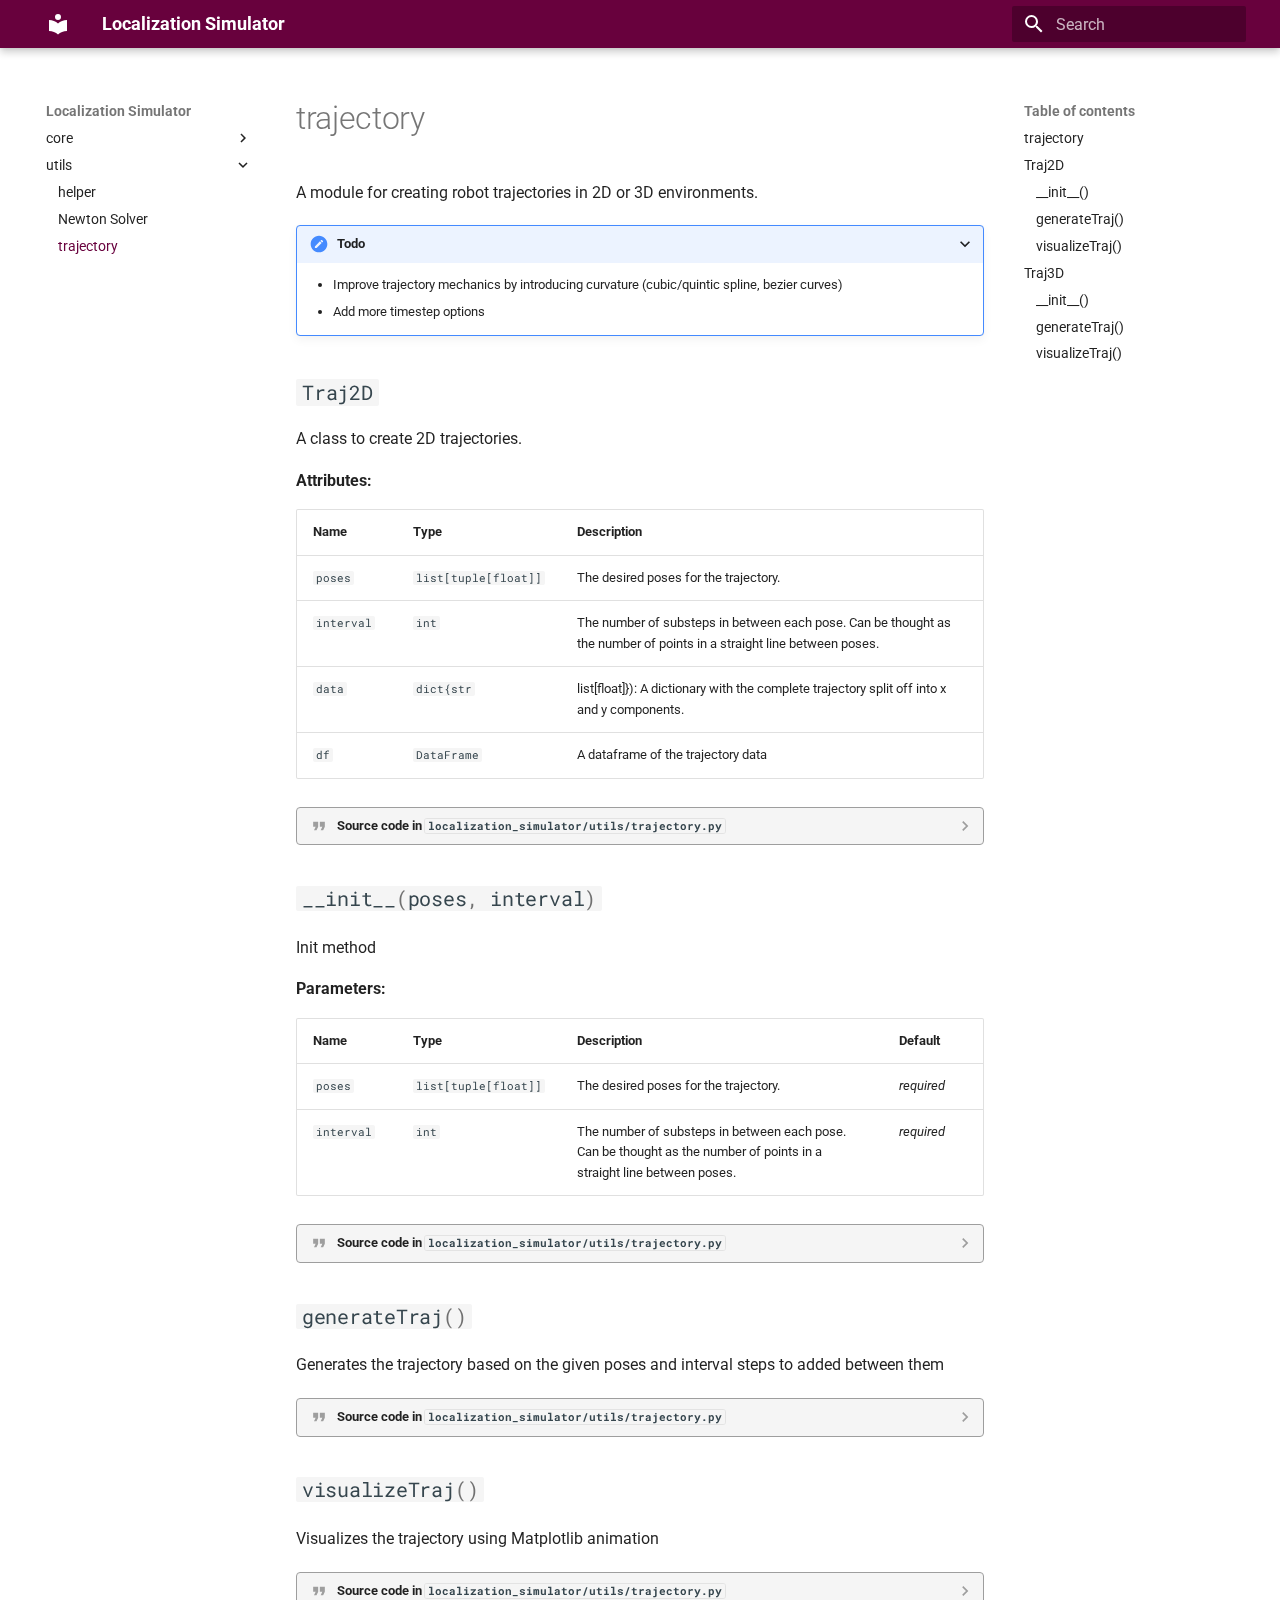
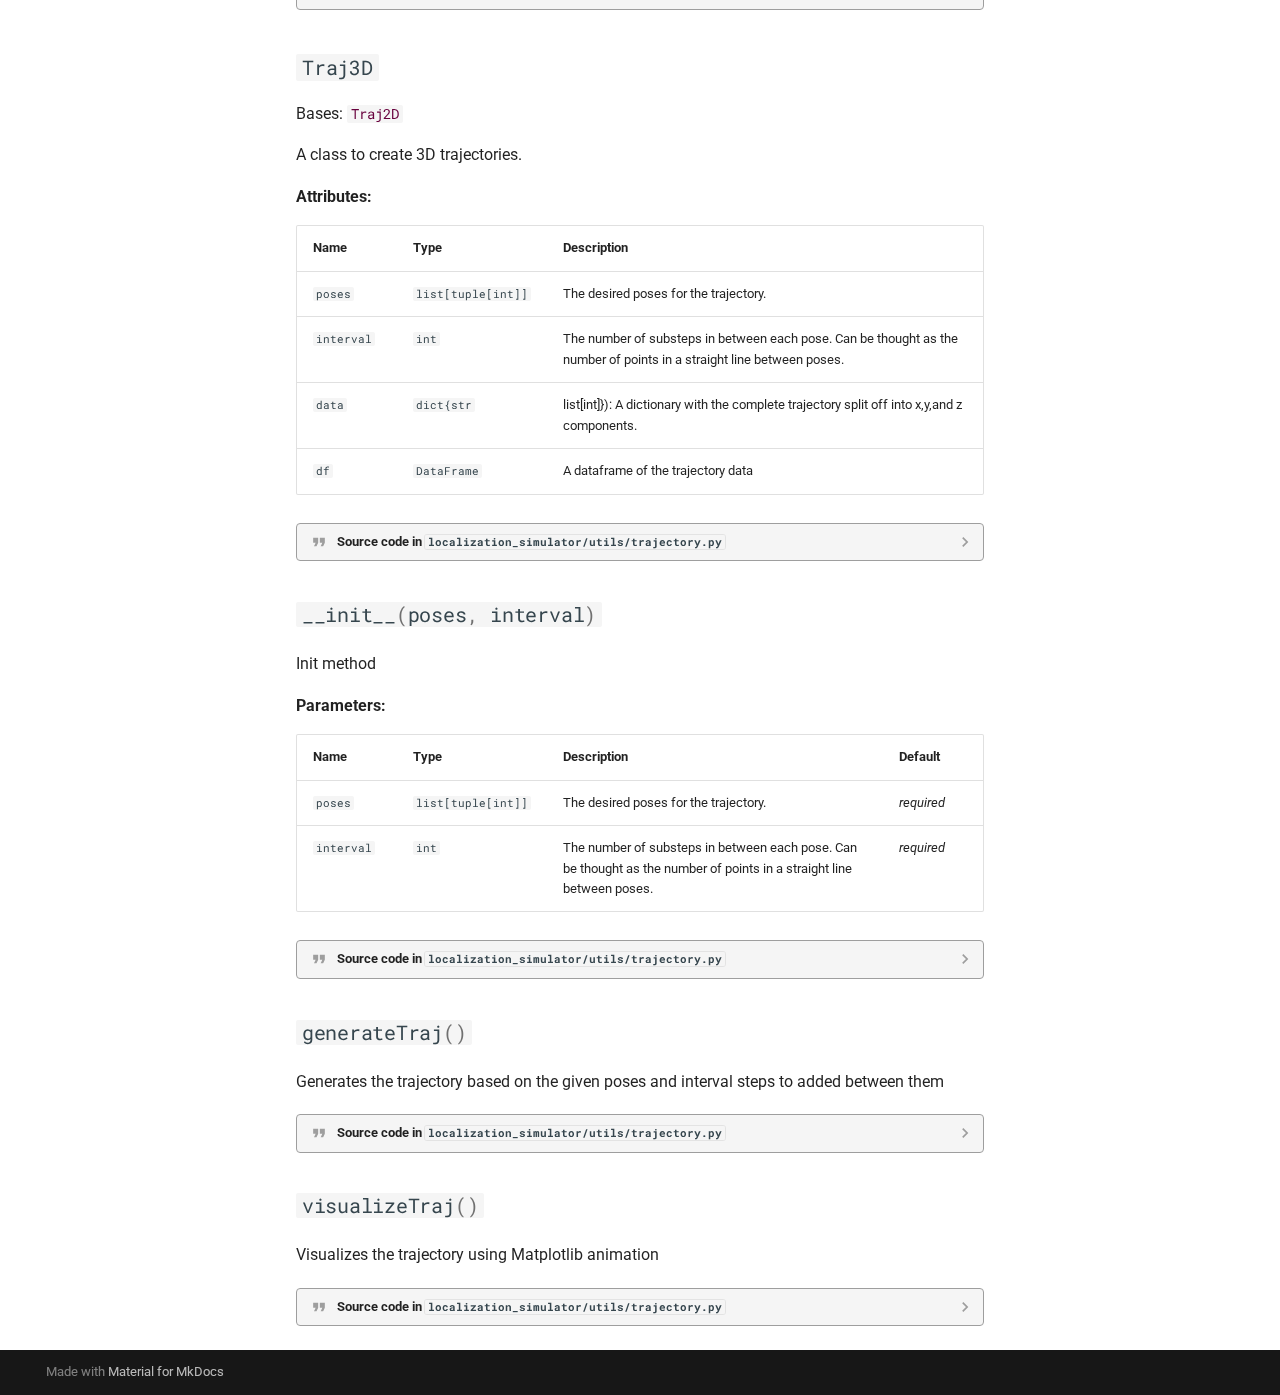
<file: trajectory/index.html>
<!doctype html>
<html lang="en" class="no-js">
  <head>
    
      <meta charset="utf-8">
      <meta name="viewport" content="width=device-width,initial-scale=1">
      
      
      
      
        <link rel="prev" href="../nls/">
      
      
      
      <link rel="icon" href="../assets/images/favicon.png">
      <meta name="generator" content="mkdocs-1.5.3, mkdocs-material-9.3.2">
    
    
      
        <title>trajectory - Localization Simulator</title>
      
    
    
      <link rel="stylesheet" href="../assets/stylesheets/main.30068a00.min.css">
      
        
        <link rel="stylesheet" href="../assets/stylesheets/palette.85d0ee34.min.css">
      
      


    
    
      
    
    
      
        
        
        <link rel="preconnect" href="https://fonts.gstatic.com" crossorigin>
        <link rel="stylesheet" href="https://fonts.googleapis.com/css?family=Roboto:300,300i,400,400i,700,700i%7CRoboto+Mono:400,400i,700,700i&display=fallback">
        <style>:root{--md-text-font:"Roboto";--md-code-font:"Roboto Mono"}</style>
      
    
    
      <link rel="stylesheet" href="../assets/_mkdocstrings.css">
    
      <link rel="stylesheet" href="../stylesheets/extra.css">
    
    <script>__md_scope=new URL("..",location),__md_hash=e=>[...e].reduce((e,_)=>(e<<5)-e+_.charCodeAt(0),0),__md_get=(e,_=localStorage,t=__md_scope)=>JSON.parse(_.getItem(t.pathname+"."+e)),__md_set=(e,_,t=localStorage,a=__md_scope)=>{try{t.setItem(a.pathname+"."+e,JSON.stringify(_))}catch(e){}}</script>
    
      

    
    
    
  </head>
  
  
    
    
    
    
    
    <body dir="ltr" data-md-color-scheme="default" data-md-color-primary="custom" data-md-color-accent="amber">
  
    
    
    <input class="md-toggle" data-md-toggle="drawer" type="checkbox" id="__drawer" autocomplete="off">
    <input class="md-toggle" data-md-toggle="search" type="checkbox" id="__search" autocomplete="off">
    <label class="md-overlay" for="__drawer"></label>
    <div data-md-component="skip">
      
        
        <a href="#localization_simulator.utils.trajectory" class="md-skip">
          Skip to content
        </a>
      
    </div>
    <div data-md-component="announce">
      
    </div>
    
    
      

  

<header class="md-header md-header--shadow" data-md-component="header">
  <nav class="md-header__inner md-grid" aria-label="Header">
    <a href=".." title="Localization Simulator" class="md-header__button md-logo" aria-label="Localization Simulator" data-md-component="logo">
      
  
  <svg xmlns="http://www.w3.org/2000/svg" viewBox="0 0 24 24"><path d="M12 8a3 3 0 0 0 3-3 3 3 0 0 0-3-3 3 3 0 0 0-3 3 3 3 0 0 0 3 3m0 3.54C9.64 9.35 6.5 8 3 8v11c3.5 0 6.64 1.35 9 3.54 2.36-2.19 5.5-3.54 9-3.54V8c-3.5 0-6.64 1.35-9 3.54Z"/></svg>

    </a>
    <label class="md-header__button md-icon" for="__drawer">
      
      <svg xmlns="http://www.w3.org/2000/svg" viewBox="0 0 24 24"><path d="M3 6h18v2H3V6m0 5h18v2H3v-2m0 5h18v2H3v-2Z"/></svg>
    </label>
    <div class="md-header__title" data-md-component="header-title">
      <div class="md-header__ellipsis">
        <div class="md-header__topic">
          <span class="md-ellipsis">
            Localization Simulator
          </span>
        </div>
        <div class="md-header__topic" data-md-component="header-topic">
          <span class="md-ellipsis">
            
              trajectory
            
          </span>
        </div>
      </div>
    </div>
    
      
    
    
    
      <label class="md-header__button md-icon" for="__search">
        
        <svg xmlns="http://www.w3.org/2000/svg" viewBox="0 0 24 24"><path d="M9.5 3A6.5 6.5 0 0 1 16 9.5c0 1.61-.59 3.09-1.56 4.23l.27.27h.79l5 5-1.5 1.5-5-5v-.79l-.27-.27A6.516 6.516 0 0 1 9.5 16 6.5 6.5 0 0 1 3 9.5 6.5 6.5 0 0 1 9.5 3m0 2C7 5 5 7 5 9.5S7 14 9.5 14 14 12 14 9.5 12 5 9.5 5Z"/></svg>
      </label>
      <div class="md-search" data-md-component="search" role="dialog">
  <label class="md-search__overlay" for="__search"></label>
  <div class="md-search__inner" role="search">
    <form class="md-search__form" name="search">
      <input type="text" class="md-search__input" name="query" aria-label="Search" placeholder="Search" autocapitalize="off" autocorrect="off" autocomplete="off" spellcheck="false" data-md-component="search-query" required>
      <label class="md-search__icon md-icon" for="__search">
        
        <svg xmlns="http://www.w3.org/2000/svg" viewBox="0 0 24 24"><path d="M9.5 3A6.5 6.5 0 0 1 16 9.5c0 1.61-.59 3.09-1.56 4.23l.27.27h.79l5 5-1.5 1.5-5-5v-.79l-.27-.27A6.516 6.516 0 0 1 9.5 16 6.5 6.5 0 0 1 3 9.5 6.5 6.5 0 0 1 9.5 3m0 2C7 5 5 7 5 9.5S7 14 9.5 14 14 12 14 9.5 12 5 9.5 5Z"/></svg>
        
        <svg xmlns="http://www.w3.org/2000/svg" viewBox="0 0 24 24"><path d="M20 11v2H8l5.5 5.5-1.42 1.42L4.16 12l7.92-7.92L13.5 5.5 8 11h12Z"/></svg>
      </label>
      <nav class="md-search__options" aria-label="Search">
        
        <button type="reset" class="md-search__icon md-icon" title="Clear" aria-label="Clear" tabindex="-1">
          
          <svg xmlns="http://www.w3.org/2000/svg" viewBox="0 0 24 24"><path d="M19 6.41 17.59 5 12 10.59 6.41 5 5 6.41 10.59 12 5 17.59 6.41 19 12 13.41 17.59 19 19 17.59 13.41 12 19 6.41Z"/></svg>
        </button>
      </nav>
      
    </form>
    <div class="md-search__output">
      <div class="md-search__scrollwrap" data-md-scrollfix>
        <div class="md-search-result" data-md-component="search-result">
          <div class="md-search-result__meta">
            Initializing search
          </div>
          <ol class="md-search-result__list" role="presentation"></ol>
        </div>
      </div>
    </div>
  </div>
</div>
    
    
  </nav>
  
</header>
    
    <div class="md-container" data-md-component="container">
      
      
        
          
        
      
      <main class="md-main" data-md-component="main">
        <div class="md-main__inner md-grid">
          
            
              
              <div class="md-sidebar md-sidebar--primary" data-md-component="sidebar" data-md-type="navigation" >
                <div class="md-sidebar__scrollwrap">
                  <div class="md-sidebar__inner">
                    



<nav class="md-nav md-nav--primary" aria-label="Navigation" data-md-level="0">
  <label class="md-nav__title" for="__drawer">
    <a href=".." title="Localization Simulator" class="md-nav__button md-logo" aria-label="Localization Simulator" data-md-component="logo">
      
  
  <svg xmlns="http://www.w3.org/2000/svg" viewBox="0 0 24 24"><path d="M12 8a3 3 0 0 0 3-3 3 3 0 0 0-3-3 3 3 0 0 0-3 3 3 3 0 0 0 3 3m0 3.54C9.64 9.35 6.5 8 3 8v11c3.5 0 6.64 1.35 9 3.54 2.36-2.19 5.5-3.54 9-3.54V8c-3.5 0-6.64 1.35-9 3.54Z"/></svg>

    </a>
    Localization Simulator
  </label>
  
  <ul class="md-nav__list" data-md-scrollfix>
    
      
      
  
  
  
    
    
    
    <li class="md-nav__item md-nav__item--nested">
      
        
        
        
        
        <input class="md-nav__toggle md-toggle " type="checkbox" id="__nav_1" >
        
          <label class="md-nav__link" for="__nav_1" id="__nav_1_label" tabindex="0">
            
  
  <span class="md-ellipsis">
    core
  </span>
  

            <span class="md-nav__icon md-icon"></span>
          </label>
        
        <nav class="md-nav" data-md-level="1" aria-labelledby="__nav_1_label" aria-expanded="false">
          <label class="md-nav__title" for="__nav_1">
            <span class="md-nav__icon md-icon"></span>
            core
          </label>
          <ul class="md-nav__list" data-md-scrollfix>
            
              
                
  
  
  
    <li class="md-nav__item">
      <a href="../main/" class="md-nav__link">
        
  
  <span class="md-ellipsis">
    main
  </span>
  

      </a>
    </li>
  

              
            
              
                
  
  
  
    <li class="md-nav__item">
      <a href="../component/" class="md-nav__link">
        
  
  <span class="md-ellipsis">
    component
  </span>
  

      </a>
    </li>
  

              
            
              
                
  
  
  
    <li class="md-nav__item">
      <a href="../error/" class="md-nav__link">
        
  
  <span class="md-ellipsis">
    error
  </span>
  

      </a>
    </li>
  

              
            
              
                
  
  
  
    <li class="md-nav__item">
      <a href="../map/" class="md-nav__link">
        
  
  <span class="md-ellipsis">
    map
  </span>
  

      </a>
    </li>
  

              
            
              
                
  
  
  
    <li class="md-nav__item">
      <a href="../plot/" class="md-nav__link">
        
  
  <span class="md-ellipsis">
    plot
  </span>
  

      </a>
    </li>
  

              
            
          </ul>
        </nav>
      
    </li>
  

    
      
      
  
  
    
  
  
    
    
    
    <li class="md-nav__item md-nav__item--active md-nav__item--nested">
      
        
        
        
        
        <input class="md-nav__toggle md-toggle " type="checkbox" id="__nav_2" checked>
        
          <label class="md-nav__link" for="__nav_2" id="__nav_2_label" tabindex="0">
            
  
  <span class="md-ellipsis">
    utils
  </span>
  

            <span class="md-nav__icon md-icon"></span>
          </label>
        
        <nav class="md-nav" data-md-level="1" aria-labelledby="__nav_2_label" aria-expanded="true">
          <label class="md-nav__title" for="__nav_2">
            <span class="md-nav__icon md-icon"></span>
            utils
          </label>
          <ul class="md-nav__list" data-md-scrollfix>
            
              
                
  
  
  
    <li class="md-nav__item">
      <a href="../helper/" class="md-nav__link">
        
  
  <span class="md-ellipsis">
    helper
  </span>
  

      </a>
    </li>
  

              
            
              
                
  
  
  
    <li class="md-nav__item">
      <a href="../nls/" class="md-nav__link">
        
  
  <span class="md-ellipsis">
    Newton Solver
  </span>
  

      </a>
    </li>
  

              
            
              
                
  
  
    
  
  
    <li class="md-nav__item md-nav__item--active">
      
      <input class="md-nav__toggle md-toggle" type="checkbox" id="__toc">
      
      
      
        <label class="md-nav__link md-nav__link--active" for="__toc">
          
  
  <span class="md-ellipsis">
    trajectory
  </span>
  

          <span class="md-nav__icon md-icon"></span>
        </label>
      
      <a href="./" class="md-nav__link md-nav__link--active">
        
  
  <span class="md-ellipsis">
    trajectory
  </span>
  

      </a>
      
        

<nav class="md-nav md-nav--secondary" aria-label="Table of contents">
  
  
  
  
    <label class="md-nav__title" for="__toc">
      <span class="md-nav__icon md-icon"></span>
      Table of contents
    </label>
    <ul class="md-nav__list" data-md-component="toc" data-md-scrollfix>
      
        <li class="md-nav__item">
  <a href="#localization_simulator.utils.trajectory" class="md-nav__link">
    trajectory
  </a>
  
</li>
      
        <li class="md-nav__item">
  <a href="#localization_simulator.utils.trajectory.Traj2D" class="md-nav__link">
    Traj2D
  </a>
  
    <nav class="md-nav" aria-label="Traj2D">
      <ul class="md-nav__list">
        
          <li class="md-nav__item">
  <a href="#localization_simulator.utils.trajectory.Traj2D.__init__" class="md-nav__link">
    __init__()
  </a>
  
</li>
        
          <li class="md-nav__item">
  <a href="#localization_simulator.utils.trajectory.Traj2D.generateTraj" class="md-nav__link">
    generateTraj()
  </a>
  
</li>
        
          <li class="md-nav__item">
  <a href="#localization_simulator.utils.trajectory.Traj2D.visualizeTraj" class="md-nav__link">
    visualizeTraj()
  </a>
  
</li>
        
      </ul>
    </nav>
  
</li>
      
        <li class="md-nav__item">
  <a href="#localization_simulator.utils.trajectory.Traj3D" class="md-nav__link">
    Traj3D
  </a>
  
    <nav class="md-nav" aria-label="Traj3D">
      <ul class="md-nav__list">
        
          <li class="md-nav__item">
  <a href="#localization_simulator.utils.trajectory.Traj3D.__init__" class="md-nav__link">
    __init__()
  </a>
  
</li>
        
          <li class="md-nav__item">
  <a href="#localization_simulator.utils.trajectory.Traj3D.generateTraj" class="md-nav__link">
    generateTraj()
  </a>
  
</li>
        
          <li class="md-nav__item">
  <a href="#localization_simulator.utils.trajectory.Traj3D.visualizeTraj" class="md-nav__link">
    visualizeTraj()
  </a>
  
</li>
        
      </ul>
    </nav>
  
</li>
      
    </ul>
  
</nav>
      
    </li>
  

              
            
          </ul>
        </nav>
      
    </li>
  

    
  </ul>
</nav>
                  </div>
                </div>
              </div>
            
            
              
              <div class="md-sidebar md-sidebar--secondary" data-md-component="sidebar" data-md-type="toc" >
                <div class="md-sidebar__scrollwrap">
                  <div class="md-sidebar__inner">
                    

<nav class="md-nav md-nav--secondary" aria-label="Table of contents">
  
  
  
  
    <label class="md-nav__title" for="__toc">
      <span class="md-nav__icon md-icon"></span>
      Table of contents
    </label>
    <ul class="md-nav__list" data-md-component="toc" data-md-scrollfix>
      
        <li class="md-nav__item">
  <a href="#localization_simulator.utils.trajectory" class="md-nav__link">
    trajectory
  </a>
  
</li>
      
        <li class="md-nav__item">
  <a href="#localization_simulator.utils.trajectory.Traj2D" class="md-nav__link">
    Traj2D
  </a>
  
    <nav class="md-nav" aria-label="Traj2D">
      <ul class="md-nav__list">
        
          <li class="md-nav__item">
  <a href="#localization_simulator.utils.trajectory.Traj2D.__init__" class="md-nav__link">
    __init__()
  </a>
  
</li>
        
          <li class="md-nav__item">
  <a href="#localization_simulator.utils.trajectory.Traj2D.generateTraj" class="md-nav__link">
    generateTraj()
  </a>
  
</li>
        
          <li class="md-nav__item">
  <a href="#localization_simulator.utils.trajectory.Traj2D.visualizeTraj" class="md-nav__link">
    visualizeTraj()
  </a>
  
</li>
        
      </ul>
    </nav>
  
</li>
      
        <li class="md-nav__item">
  <a href="#localization_simulator.utils.trajectory.Traj3D" class="md-nav__link">
    Traj3D
  </a>
  
    <nav class="md-nav" aria-label="Traj3D">
      <ul class="md-nav__list">
        
          <li class="md-nav__item">
  <a href="#localization_simulator.utils.trajectory.Traj3D.__init__" class="md-nav__link">
    __init__()
  </a>
  
</li>
        
          <li class="md-nav__item">
  <a href="#localization_simulator.utils.trajectory.Traj3D.generateTraj" class="md-nav__link">
    generateTraj()
  </a>
  
</li>
        
          <li class="md-nav__item">
  <a href="#localization_simulator.utils.trajectory.Traj3D.visualizeTraj" class="md-nav__link">
    visualizeTraj()
  </a>
  
</li>
        
      </ul>
    </nav>
  
</li>
      
    </ul>
  
</nav>
                  </div>
                </div>
              </div>
            
          
          
            <div class="md-content" data-md-component="content">
              <article class="md-content__inner md-typeset">
                
                  


  <h1>trajectory</h1>

<div class="doc doc-object doc-module">



<a id="localization_simulator.utils.trajectory"></a>
  <div class="doc doc-contents first">
  
      <p>A module for creating robot trajectories in 2D or 3D environments.</p>

<details class="todo" open>
  <summary>Todo</summary>
  <ul>
<li>Improve trajectory mechanics by introducing curvature (cubic/quintic spline, bezier curves)</li>
<li>Add more timestep options</li>
</ul>
</details>
  

  <div class="doc doc-children">








<div class="doc doc-object doc-class">




<h2 id="localization_simulator.utils.trajectory.Traj2D" class="doc doc-heading">
          <code>Traj2D</code>


</h2>


  <div class="doc doc-contents ">

  
      <p>A class to create 2D trajectories.</p>



  <p><strong>Attributes:</strong></p>
  <table>
    <thead>
      <tr>
        <th>Name</th>
        <th>Type</th>
        <th>Description</th>
      </tr>
    </thead>
    <tbody>
        <tr>
          <td><code>poses</code></td>
          <td>
                <code>list[tuple[float]]</code>
          </td>
          <td>
            <div class="doc-md-description">
              <p>The desired poses for the trajectory.</p>
            </div>
          </td>
        </tr>
        <tr>
          <td><code>interval</code></td>
          <td>
                <code>int</code>
          </td>
          <td>
            <div class="doc-md-description">
              <p>The number of substeps in between each pose. Can be thought as the number of points in a straight line between poses.</p>
            </div>
          </td>
        </tr>
        <tr>
          <td><code>data</code></td>
          <td>
                <code>dict{str</code>
          </td>
          <td>
            <div class="doc-md-description">
              <p>list[float]}): A dictionary with the complete trajectory split off into x and y components.</p>
            </div>
          </td>
        </tr>
        <tr>
          <td><code>df</code></td>
          <td>
                <code><span title="pandas.DataFrame">DataFrame</span></code>
          </td>
          <td>
            <div class="doc-md-description">
              <p>A dataframe of the trajectory data</p>
            </div>
          </td>
        </tr>
    </tbody>
  </table>

            <details class="quote">
              <summary>Source code in <code>localization_simulator/utils/trajectory.py</code></summary>
              <div class="highlight"><table class="highlighttable"><tr><td class="linenos"><div class="linenodiv"><pre><span></span><span class="normal">14</span>
<span class="normal">15</span>
<span class="normal">16</span>
<span class="normal">17</span>
<span class="normal">18</span>
<span class="normal">19</span>
<span class="normal">20</span>
<span class="normal">21</span>
<span class="normal">22</span>
<span class="normal">23</span>
<span class="normal">24</span>
<span class="normal">25</span>
<span class="normal">26</span>
<span class="normal">27</span>
<span class="normal">28</span>
<span class="normal">29</span>
<span class="normal">30</span>
<span class="normal">31</span>
<span class="normal">32</span>
<span class="normal">33</span>
<span class="normal">34</span>
<span class="normal">35</span>
<span class="normal">36</span>
<span class="normal">37</span>
<span class="normal">38</span>
<span class="normal">39</span>
<span class="normal">40</span>
<span class="normal">41</span>
<span class="normal">42</span>
<span class="normal">43</span>
<span class="normal">44</span>
<span class="normal">45</span>
<span class="normal">46</span>
<span class="normal">47</span>
<span class="normal">48</span>
<span class="normal">49</span>
<span class="normal">50</span>
<span class="normal">51</span>
<span class="normal">52</span>
<span class="normal">53</span>
<span class="normal">54</span>
<span class="normal">55</span>
<span class="normal">56</span>
<span class="normal">57</span>
<span class="normal">58</span>
<span class="normal">59</span>
<span class="normal">60</span>
<span class="normal">61</span>
<span class="normal">62</span>
<span class="normal">63</span>
<span class="normal">64</span>
<span class="normal">65</span>
<span class="normal">66</span>
<span class="normal">67</span>
<span class="normal">68</span>
<span class="normal">69</span>
<span class="normal">70</span>
<span class="normal">71</span>
<span class="normal">72</span>
<span class="normal">73</span>
<span class="normal">74</span>
<span class="normal">75</span>
<span class="normal">76</span>
<span class="normal">77</span>
<span class="normal">78</span>
<span class="normal">79</span>
<span class="normal">80</span>
<span class="normal">81</span>
<span class="normal">82</span>
<span class="normal">83</span>
<span class="normal">84</span>
<span class="normal">85</span></pre></div></td><td class="code"><div><pre><span></span><code><span class="k">class</span> <span class="nc">Traj2D</span><span class="p">:</span>
<span class="w">    </span><span class="sd">&quot;&quot;&quot;A class to create 2D trajectories.</span>

<span class="sd">    Attributes:</span>
<span class="sd">        poses (list[tuple[float]]): The desired poses for the trajectory.</span>
<span class="sd">        interval (int): The number of substeps in between each pose. Can be thought as the number of points in a straight line between poses.</span>
<span class="sd">        data (dict{str:list[float]}): A dictionary with the complete trajectory split off into x and y components.</span>
<span class="sd">        df (pandas.DataFrame): A dataframe of the trajectory data</span>
<span class="sd">    &quot;&quot;&quot;</span>
    <span class="k">def</span> <span class="fm">__init__</span><span class="p">(</span><span class="bp">self</span><span class="p">,</span> <span class="n">poses</span><span class="p">,</span> <span class="n">interval</span><span class="p">)</span> <span class="o">-&gt;</span> <span class="kc">None</span><span class="p">:</span>
<span class="w">        </span><span class="sd">&quot;&quot;&quot;Init method</span>

<span class="sd">        Args:</span>
<span class="sd">            poses (list[tuple[float]]): The desired poses for the trajectory.</span>
<span class="sd">            interval (int): The number of substeps in between each pose. Can be thought as the number of points in a straight line between poses.</span>
<span class="sd">        &quot;&quot;&quot;</span>
        <span class="bp">self</span><span class="o">.</span><span class="n">poses</span> <span class="o">=</span> <span class="n">poses</span>
        <span class="bp">self</span><span class="o">.</span><span class="n">interval</span> <span class="o">=</span> <span class="n">interval</span>
        <span class="bp">self</span><span class="o">.</span><span class="n">data</span> <span class="o">=</span> <span class="p">{</span>
            <span class="s2">&quot;x&quot;</span><span class="p">:[],</span>
            <span class="s2">&quot;y&quot;</span><span class="p">:[]</span>
        <span class="p">}</span>
        <span class="bp">self</span><span class="o">.</span><span class="n">df</span> <span class="o">=</span> <span class="kc">None</span>

    <span class="k">def</span> <span class="nf">generateTraj</span><span class="p">(</span><span class="bp">self</span><span class="p">):</span>
<span class="w">        </span><span class="sd">&quot;&quot;&quot;Generates the trajectory based on the given poses and interval steps to added between them</span>
<span class="sd">        &quot;&quot;&quot;</span>
        <span class="k">for</span> <span class="n">cur</span> <span class="ow">in</span> <span class="nb">range</span><span class="p">(</span><span class="nb">len</span><span class="p">(</span><span class="bp">self</span><span class="o">.</span><span class="n">poses</span><span class="p">)</span><span class="o">-</span><span class="mi">1</span><span class="p">):</span>
            <span class="bp">self</span><span class="o">.</span><span class="n">data</span><span class="p">[</span><span class="s2">&quot;x&quot;</span><span class="p">]</span><span class="o">.</span><span class="n">extend</span><span class="p">(</span><span class="n">np</span><span class="o">.</span><span class="n">linspace</span><span class="p">(</span><span class="bp">self</span><span class="o">.</span><span class="n">poses</span><span class="p">[</span><span class="n">cur</span><span class="p">][</span><span class="mi">0</span><span class="p">],</span> <span class="bp">self</span><span class="o">.</span><span class="n">poses</span><span class="p">[</span><span class="n">cur</span><span class="o">+</span><span class="mi">1</span><span class="p">][</span><span class="mi">0</span><span class="p">],</span> <span class="bp">self</span><span class="o">.</span><span class="n">interval</span><span class="p">))</span>
            <span class="bp">self</span><span class="o">.</span><span class="n">data</span><span class="p">[</span><span class="s2">&quot;y&quot;</span><span class="p">]</span><span class="o">.</span><span class="n">extend</span><span class="p">(</span><span class="n">np</span><span class="o">.</span><span class="n">linspace</span><span class="p">(</span><span class="bp">self</span><span class="o">.</span><span class="n">poses</span><span class="p">[</span><span class="n">cur</span><span class="p">][</span><span class="mi">1</span><span class="p">],</span> <span class="bp">self</span><span class="o">.</span><span class="n">poses</span><span class="p">[</span><span class="n">cur</span><span class="o">+</span><span class="mi">1</span><span class="p">][</span><span class="mi">1</span><span class="p">],</span> <span class="bp">self</span><span class="o">.</span><span class="n">interval</span><span class="p">))</span>
        <span class="bp">self</span><span class="o">.</span><span class="n">df</span> <span class="o">=</span> <span class="n">pd</span><span class="o">.</span><span class="n">DataFrame</span><span class="p">(</span><span class="bp">self</span><span class="o">.</span><span class="n">data</span><span class="p">)</span>

    <span class="k">def</span> <span class="nf">visualizeTraj</span><span class="p">(</span><span class="bp">self</span><span class="p">):</span>
<span class="w">        </span><span class="sd">&quot;&quot;&quot;Visualizes the trajectory using Matplotlib animation</span>
<span class="sd">        &quot;&quot;&quot;</span>

        <span class="k">def</span> <span class="nf">init</span><span class="p">():</span>
<span class="w">            </span><span class="sd">&quot;&quot;&quot;Init method for the visualization plot that sets the x and y limits based on the poses.</span>

<span class="sd">            Returns:</span>
<span class="sd">                matplotlib.lines.Line2D: the trajectory line</span>
<span class="sd">            &quot;&quot;&quot;</span>
            <span class="n">ax</span><span class="o">.</span><span class="n">set_xlim</span><span class="p">(</span><span class="mi">0</span><span class="p">,</span> <span class="nb">max</span><span class="p">([</span><span class="n">i</span><span class="p">[</span><span class="mi">0</span><span class="p">]</span> <span class="k">for</span> <span class="n">i</span> <span class="ow">in</span> <span class="bp">self</span><span class="o">.</span><span class="n">poses</span><span class="p">]))</span>
            <span class="n">ax</span><span class="o">.</span><span class="n">set_ylim</span><span class="p">(</span><span class="mi">0</span><span class="p">,</span> <span class="nb">max</span><span class="p">([</span><span class="n">i</span><span class="p">[</span><span class="mi">1</span><span class="p">]</span> <span class="k">for</span> <span class="n">i</span> <span class="ow">in</span> <span class="bp">self</span><span class="o">.</span><span class="n">poses</span><span class="p">]))</span>
            <span class="k">return</span> <span class="n">ln</span><span class="p">,</span>

        <span class="k">def</span> <span class="nf">update</span><span class="p">(</span><span class="n">num</span><span class="p">):</span>
<span class="w">            </span><span class="sd">&quot;&quot;&quot;Updates the line depicting the trajectory after each animation frame.</span>

<span class="sd">            Args:</span>
<span class="sd">                num (int): the frame number representing the timestep to be visualized.</span>

<span class="sd">            Returns:</span>
<span class="sd">                tuple[matplotlib.lines.Line2D,matplotlib.text.Text]: the updated line and title.</span>
<span class="sd">            &quot;&quot;&quot;</span>
            <span class="n">data</span> <span class="o">=</span> <span class="bp">self</span><span class="o">.</span><span class="n">df</span><span class="o">.</span><span class="n">iloc</span><span class="p">[</span><span class="n">num</span><span class="p">:</span><span class="n">num</span><span class="o">+</span><span class="mi">1</span><span class="p">]</span>
            <span class="n">ln</span><span class="o">.</span><span class="n">set_data</span><span class="p">(</span><span class="n">data</span><span class="o">.</span><span class="n">x</span><span class="p">,</span> <span class="n">data</span><span class="o">.</span><span class="n">y</span><span class="p">)</span>
            <span class="k">if</span> <span class="n">num</span> <span class="o">%</span> <span class="bp">self</span><span class="o">.</span><span class="n">interval</span> <span class="o">==</span> <span class="mi">0</span><span class="p">:</span>
                <span class="n">ln</span><span class="o">.</span><span class="n">set_color</span><span class="p">(</span><span class="n">np</span><span class="o">.</span><span class="n">random</span><span class="o">.</span><span class="n">rand</span><span class="p">(</span><span class="mi">3</span><span class="p">,))</span>
            <span class="n">title</span><span class="o">.</span><span class="n">set_text</span><span class="p">(</span><span class="s1">&#39;2D Test, pose=</span><span class="si">{}</span><span class="s1">&#39;</span><span class="o">.</span><span class="n">format</span><span class="p">(</span><span class="n">num</span><span class="p">))</span>
            <span class="k">return</span> <span class="n">ln</span><span class="p">,</span><span class="n">title</span><span class="p">,</span>

        <span class="n">fig</span> <span class="o">=</span> <span class="n">plt</span><span class="o">.</span><span class="n">figure</span><span class="p">()</span>
        <span class="n">ax</span> <span class="o">=</span> <span class="n">fig</span><span class="o">.</span><span class="n">add_subplot</span><span class="p">(</span><span class="mi">111</span><span class="p">)</span>
        <span class="n">title</span> <span class="o">=</span> <span class="n">ax</span><span class="o">.</span><span class="n">text</span><span class="p">(</span><span class="mf">0.5</span><span class="p">,</span><span class="mf">0.90</span><span class="p">,</span> <span class="s2">&quot;&quot;</span><span class="p">,</span> <span class="n">bbox</span><span class="o">=</span><span class="p">{</span><span class="s1">&#39;facecolor&#39;</span><span class="p">:</span><span class="s1">&#39;w&#39;</span><span class="p">,</span> <span class="s1">&#39;alpha&#39;</span><span class="p">:</span><span class="mf">0.5</span><span class="p">,</span> <span class="s1">&#39;pad&#39;</span><span class="p">:</span><span class="mi">5</span><span class="p">},</span>
                <span class="n">transform</span><span class="o">=</span><span class="n">ax</span><span class="o">.</span><span class="n">transAxes</span><span class="p">,</span> <span class="n">ha</span><span class="o">=</span><span class="s2">&quot;center&quot;</span><span class="p">)</span>

        <span class="n">ln</span><span class="p">,</span> <span class="o">=</span> <span class="n">ax</span><span class="o">.</span><span class="n">plot</span><span class="p">(</span><span class="bp">self</span><span class="o">.</span><span class="n">df</span><span class="o">.</span><span class="n">x</span><span class="p">,</span> <span class="bp">self</span><span class="o">.</span><span class="n">df</span><span class="o">.</span><span class="n">y</span><span class="p">,</span> <span class="s1">&#39;ro&#39;</span><span class="p">)</span>

        <span class="n">ani</span> <span class="o">=</span> <span class="n">FuncAnimation</span><span class="p">(</span><span class="n">fig</span><span class="p">,</span> <span class="n">update</span><span class="p">,</span> <span class="n">frames</span><span class="o">=</span><span class="bp">self</span><span class="o">.</span><span class="n">interval</span><span class="o">*</span><span class="p">(</span><span class="nb">len</span><span class="p">(</span><span class="bp">self</span><span class="o">.</span><span class="n">poses</span><span class="p">)</span><span class="o">-</span><span class="mi">1</span><span class="p">),</span>
                            <span class="n">init_func</span><span class="o">=</span><span class="n">init</span><span class="p">,</span> <span class="n">blit</span><span class="o">=</span><span class="kc">True</span><span class="p">,</span> <span class="n">interval</span><span class="o">=</span><span class="mi">500</span><span class="o">//</span><span class="bp">self</span><span class="o">.</span><span class="n">interval</span><span class="o">*</span><span class="p">(</span><span class="nb">len</span><span class="p">(</span><span class="bp">self</span><span class="o">.</span><span class="n">poses</span><span class="p">)</span><span class="o">-</span><span class="mi">1</span><span class="p">),</span> <span class="n">repeat</span><span class="o">=</span><span class="kc">False</span><span class="p">)</span>
        <span class="n">plt</span><span class="o">.</span><span class="n">show</span><span class="p">()</span>
</code></pre></div></td></tr></table></div>
            </details>

  

  <div class="doc doc-children">










<div class="doc doc-object doc-function">




<h3 id="localization_simulator.utils.trajectory.Traj2D.__init__" class="doc doc-heading">
          <code class="highlight language-python"><span class="fm">__init__</span><span class="p">(</span><span class="n">poses</span><span class="p">,</span> <span class="n">interval</span><span class="p">)</span></code>

</h3>


  <div class="doc doc-contents ">
  
      <p>Init method</p>



  <p><strong>Parameters:</strong></p>
  <table>
    <thead>
      <tr>
        <th>Name</th>
        <th>Type</th>
        <th>Description</th>
        <th>Default</th>
      </tr>
    </thead>
    <tbody>
        <tr>
          <td><code>poses</code></td>
          <td>
                <code>list[tuple[float]]</code>
          </td>
          <td>
            <div class="doc-md-description">
              <p>The desired poses for the trajectory.</p>
            </div>
          </td>
          <td>
              <em>required</em>
          </td>
        </tr>
        <tr>
          <td><code>interval</code></td>
          <td>
                <code>int</code>
          </td>
          <td>
            <div class="doc-md-description">
              <p>The number of substeps in between each pose. Can be thought as the number of points in a straight line between poses.</p>
            </div>
          </td>
          <td>
              <em>required</em>
          </td>
        </tr>
    </tbody>
  </table>

          <details class="quote">
            <summary>Source code in <code>localization_simulator/utils/trajectory.py</code></summary>
            <div class="highlight"><table class="highlighttable"><tr><td class="linenos"><div class="linenodiv"><pre><span></span><span class="normal">23</span>
<span class="normal">24</span>
<span class="normal">25</span>
<span class="normal">26</span>
<span class="normal">27</span>
<span class="normal">28</span>
<span class="normal">29</span>
<span class="normal">30</span>
<span class="normal">31</span>
<span class="normal">32</span>
<span class="normal">33</span>
<span class="normal">34</span>
<span class="normal">35</span>
<span class="normal">36</span></pre></div></td><td class="code"><div><pre><span></span><code><span class="k">def</span> <span class="fm">__init__</span><span class="p">(</span><span class="bp">self</span><span class="p">,</span> <span class="n">poses</span><span class="p">,</span> <span class="n">interval</span><span class="p">)</span> <span class="o">-&gt;</span> <span class="kc">None</span><span class="p">:</span>
<span class="w">    </span><span class="sd">&quot;&quot;&quot;Init method</span>

<span class="sd">    Args:</span>
<span class="sd">        poses (list[tuple[float]]): The desired poses for the trajectory.</span>
<span class="sd">        interval (int): The number of substeps in between each pose. Can be thought as the number of points in a straight line between poses.</span>
<span class="sd">    &quot;&quot;&quot;</span>
    <span class="bp">self</span><span class="o">.</span><span class="n">poses</span> <span class="o">=</span> <span class="n">poses</span>
    <span class="bp">self</span><span class="o">.</span><span class="n">interval</span> <span class="o">=</span> <span class="n">interval</span>
    <span class="bp">self</span><span class="o">.</span><span class="n">data</span> <span class="o">=</span> <span class="p">{</span>
        <span class="s2">&quot;x&quot;</span><span class="p">:[],</span>
        <span class="s2">&quot;y&quot;</span><span class="p">:[]</span>
    <span class="p">}</span>
    <span class="bp">self</span><span class="o">.</span><span class="n">df</span> <span class="o">=</span> <span class="kc">None</span>
</code></pre></div></td></tr></table></div>
          </details>
  </div>

</div>


<div class="doc doc-object doc-function">




<h3 id="localization_simulator.utils.trajectory.Traj2D.generateTraj" class="doc doc-heading">
          <code class="highlight language-python"><span class="n">generateTraj</span><span class="p">()</span></code>

</h3>


  <div class="doc doc-contents ">
  
      <p>Generates the trajectory based on the given poses and interval steps to added between them</p>

          <details class="quote">
            <summary>Source code in <code>localization_simulator/utils/trajectory.py</code></summary>
            <div class="highlight"><table class="highlighttable"><tr><td class="linenos"><div class="linenodiv"><pre><span></span><span class="normal">38</span>
<span class="normal">39</span>
<span class="normal">40</span>
<span class="normal">41</span>
<span class="normal">42</span>
<span class="normal">43</span>
<span class="normal">44</span></pre></div></td><td class="code"><div><pre><span></span><code><span class="k">def</span> <span class="nf">generateTraj</span><span class="p">(</span><span class="bp">self</span><span class="p">):</span>
<span class="w">    </span><span class="sd">&quot;&quot;&quot;Generates the trajectory based on the given poses and interval steps to added between them</span>
<span class="sd">    &quot;&quot;&quot;</span>
    <span class="k">for</span> <span class="n">cur</span> <span class="ow">in</span> <span class="nb">range</span><span class="p">(</span><span class="nb">len</span><span class="p">(</span><span class="bp">self</span><span class="o">.</span><span class="n">poses</span><span class="p">)</span><span class="o">-</span><span class="mi">1</span><span class="p">):</span>
        <span class="bp">self</span><span class="o">.</span><span class="n">data</span><span class="p">[</span><span class="s2">&quot;x&quot;</span><span class="p">]</span><span class="o">.</span><span class="n">extend</span><span class="p">(</span><span class="n">np</span><span class="o">.</span><span class="n">linspace</span><span class="p">(</span><span class="bp">self</span><span class="o">.</span><span class="n">poses</span><span class="p">[</span><span class="n">cur</span><span class="p">][</span><span class="mi">0</span><span class="p">],</span> <span class="bp">self</span><span class="o">.</span><span class="n">poses</span><span class="p">[</span><span class="n">cur</span><span class="o">+</span><span class="mi">1</span><span class="p">][</span><span class="mi">0</span><span class="p">],</span> <span class="bp">self</span><span class="o">.</span><span class="n">interval</span><span class="p">))</span>
        <span class="bp">self</span><span class="o">.</span><span class="n">data</span><span class="p">[</span><span class="s2">&quot;y&quot;</span><span class="p">]</span><span class="o">.</span><span class="n">extend</span><span class="p">(</span><span class="n">np</span><span class="o">.</span><span class="n">linspace</span><span class="p">(</span><span class="bp">self</span><span class="o">.</span><span class="n">poses</span><span class="p">[</span><span class="n">cur</span><span class="p">][</span><span class="mi">1</span><span class="p">],</span> <span class="bp">self</span><span class="o">.</span><span class="n">poses</span><span class="p">[</span><span class="n">cur</span><span class="o">+</span><span class="mi">1</span><span class="p">][</span><span class="mi">1</span><span class="p">],</span> <span class="bp">self</span><span class="o">.</span><span class="n">interval</span><span class="p">))</span>
    <span class="bp">self</span><span class="o">.</span><span class="n">df</span> <span class="o">=</span> <span class="n">pd</span><span class="o">.</span><span class="n">DataFrame</span><span class="p">(</span><span class="bp">self</span><span class="o">.</span><span class="n">data</span><span class="p">)</span>
</code></pre></div></td></tr></table></div>
          </details>
  </div>

</div>


<div class="doc doc-object doc-function">




<h3 id="localization_simulator.utils.trajectory.Traj2D.visualizeTraj" class="doc doc-heading">
          <code class="highlight language-python"><span class="n">visualizeTraj</span><span class="p">()</span></code>

</h3>


  <div class="doc doc-contents ">
  
      <p>Visualizes the trajectory using Matplotlib animation</p>

          <details class="quote">
            <summary>Source code in <code>localization_simulator/utils/trajectory.py</code></summary>
            <div class="highlight"><table class="highlighttable"><tr><td class="linenos"><div class="linenodiv"><pre><span></span><span class="normal">46</span>
<span class="normal">47</span>
<span class="normal">48</span>
<span class="normal">49</span>
<span class="normal">50</span>
<span class="normal">51</span>
<span class="normal">52</span>
<span class="normal">53</span>
<span class="normal">54</span>
<span class="normal">55</span>
<span class="normal">56</span>
<span class="normal">57</span>
<span class="normal">58</span>
<span class="normal">59</span>
<span class="normal">60</span>
<span class="normal">61</span>
<span class="normal">62</span>
<span class="normal">63</span>
<span class="normal">64</span>
<span class="normal">65</span>
<span class="normal">66</span>
<span class="normal">67</span>
<span class="normal">68</span>
<span class="normal">69</span>
<span class="normal">70</span>
<span class="normal">71</span>
<span class="normal">72</span>
<span class="normal">73</span>
<span class="normal">74</span>
<span class="normal">75</span>
<span class="normal">76</span>
<span class="normal">77</span>
<span class="normal">78</span>
<span class="normal">79</span>
<span class="normal">80</span>
<span class="normal">81</span>
<span class="normal">82</span>
<span class="normal">83</span>
<span class="normal">84</span>
<span class="normal">85</span></pre></div></td><td class="code"><div><pre><span></span><code><span class="k">def</span> <span class="nf">visualizeTraj</span><span class="p">(</span><span class="bp">self</span><span class="p">):</span>
<span class="w">    </span><span class="sd">&quot;&quot;&quot;Visualizes the trajectory using Matplotlib animation</span>
<span class="sd">    &quot;&quot;&quot;</span>

    <span class="k">def</span> <span class="nf">init</span><span class="p">():</span>
<span class="w">        </span><span class="sd">&quot;&quot;&quot;Init method for the visualization plot that sets the x and y limits based on the poses.</span>

<span class="sd">        Returns:</span>
<span class="sd">            matplotlib.lines.Line2D: the trajectory line</span>
<span class="sd">        &quot;&quot;&quot;</span>
        <span class="n">ax</span><span class="o">.</span><span class="n">set_xlim</span><span class="p">(</span><span class="mi">0</span><span class="p">,</span> <span class="nb">max</span><span class="p">([</span><span class="n">i</span><span class="p">[</span><span class="mi">0</span><span class="p">]</span> <span class="k">for</span> <span class="n">i</span> <span class="ow">in</span> <span class="bp">self</span><span class="o">.</span><span class="n">poses</span><span class="p">]))</span>
        <span class="n">ax</span><span class="o">.</span><span class="n">set_ylim</span><span class="p">(</span><span class="mi">0</span><span class="p">,</span> <span class="nb">max</span><span class="p">([</span><span class="n">i</span><span class="p">[</span><span class="mi">1</span><span class="p">]</span> <span class="k">for</span> <span class="n">i</span> <span class="ow">in</span> <span class="bp">self</span><span class="o">.</span><span class="n">poses</span><span class="p">]))</span>
        <span class="k">return</span> <span class="n">ln</span><span class="p">,</span>

    <span class="k">def</span> <span class="nf">update</span><span class="p">(</span><span class="n">num</span><span class="p">):</span>
<span class="w">        </span><span class="sd">&quot;&quot;&quot;Updates the line depicting the trajectory after each animation frame.</span>

<span class="sd">        Args:</span>
<span class="sd">            num (int): the frame number representing the timestep to be visualized.</span>

<span class="sd">        Returns:</span>
<span class="sd">            tuple[matplotlib.lines.Line2D,matplotlib.text.Text]: the updated line and title.</span>
<span class="sd">        &quot;&quot;&quot;</span>
        <span class="n">data</span> <span class="o">=</span> <span class="bp">self</span><span class="o">.</span><span class="n">df</span><span class="o">.</span><span class="n">iloc</span><span class="p">[</span><span class="n">num</span><span class="p">:</span><span class="n">num</span><span class="o">+</span><span class="mi">1</span><span class="p">]</span>
        <span class="n">ln</span><span class="o">.</span><span class="n">set_data</span><span class="p">(</span><span class="n">data</span><span class="o">.</span><span class="n">x</span><span class="p">,</span> <span class="n">data</span><span class="o">.</span><span class="n">y</span><span class="p">)</span>
        <span class="k">if</span> <span class="n">num</span> <span class="o">%</span> <span class="bp">self</span><span class="o">.</span><span class="n">interval</span> <span class="o">==</span> <span class="mi">0</span><span class="p">:</span>
            <span class="n">ln</span><span class="o">.</span><span class="n">set_color</span><span class="p">(</span><span class="n">np</span><span class="o">.</span><span class="n">random</span><span class="o">.</span><span class="n">rand</span><span class="p">(</span><span class="mi">3</span><span class="p">,))</span>
        <span class="n">title</span><span class="o">.</span><span class="n">set_text</span><span class="p">(</span><span class="s1">&#39;2D Test, pose=</span><span class="si">{}</span><span class="s1">&#39;</span><span class="o">.</span><span class="n">format</span><span class="p">(</span><span class="n">num</span><span class="p">))</span>
        <span class="k">return</span> <span class="n">ln</span><span class="p">,</span><span class="n">title</span><span class="p">,</span>

    <span class="n">fig</span> <span class="o">=</span> <span class="n">plt</span><span class="o">.</span><span class="n">figure</span><span class="p">()</span>
    <span class="n">ax</span> <span class="o">=</span> <span class="n">fig</span><span class="o">.</span><span class="n">add_subplot</span><span class="p">(</span><span class="mi">111</span><span class="p">)</span>
    <span class="n">title</span> <span class="o">=</span> <span class="n">ax</span><span class="o">.</span><span class="n">text</span><span class="p">(</span><span class="mf">0.5</span><span class="p">,</span><span class="mf">0.90</span><span class="p">,</span> <span class="s2">&quot;&quot;</span><span class="p">,</span> <span class="n">bbox</span><span class="o">=</span><span class="p">{</span><span class="s1">&#39;facecolor&#39;</span><span class="p">:</span><span class="s1">&#39;w&#39;</span><span class="p">,</span> <span class="s1">&#39;alpha&#39;</span><span class="p">:</span><span class="mf">0.5</span><span class="p">,</span> <span class="s1">&#39;pad&#39;</span><span class="p">:</span><span class="mi">5</span><span class="p">},</span>
            <span class="n">transform</span><span class="o">=</span><span class="n">ax</span><span class="o">.</span><span class="n">transAxes</span><span class="p">,</span> <span class="n">ha</span><span class="o">=</span><span class="s2">&quot;center&quot;</span><span class="p">)</span>

    <span class="n">ln</span><span class="p">,</span> <span class="o">=</span> <span class="n">ax</span><span class="o">.</span><span class="n">plot</span><span class="p">(</span><span class="bp">self</span><span class="o">.</span><span class="n">df</span><span class="o">.</span><span class="n">x</span><span class="p">,</span> <span class="bp">self</span><span class="o">.</span><span class="n">df</span><span class="o">.</span><span class="n">y</span><span class="p">,</span> <span class="s1">&#39;ro&#39;</span><span class="p">)</span>

    <span class="n">ani</span> <span class="o">=</span> <span class="n">FuncAnimation</span><span class="p">(</span><span class="n">fig</span><span class="p">,</span> <span class="n">update</span><span class="p">,</span> <span class="n">frames</span><span class="o">=</span><span class="bp">self</span><span class="o">.</span><span class="n">interval</span><span class="o">*</span><span class="p">(</span><span class="nb">len</span><span class="p">(</span><span class="bp">self</span><span class="o">.</span><span class="n">poses</span><span class="p">)</span><span class="o">-</span><span class="mi">1</span><span class="p">),</span>
                        <span class="n">init_func</span><span class="o">=</span><span class="n">init</span><span class="p">,</span> <span class="n">blit</span><span class="o">=</span><span class="kc">True</span><span class="p">,</span> <span class="n">interval</span><span class="o">=</span><span class="mi">500</span><span class="o">//</span><span class="bp">self</span><span class="o">.</span><span class="n">interval</span><span class="o">*</span><span class="p">(</span><span class="nb">len</span><span class="p">(</span><span class="bp">self</span><span class="o">.</span><span class="n">poses</span><span class="p">)</span><span class="o">-</span><span class="mi">1</span><span class="p">),</span> <span class="n">repeat</span><span class="o">=</span><span class="kc">False</span><span class="p">)</span>
    <span class="n">plt</span><span class="o">.</span><span class="n">show</span><span class="p">()</span>
</code></pre></div></td></tr></table></div>
          </details>
  </div>

</div>



  </div>

  </div>

</div>

<div class="doc doc-object doc-class">




<h2 id="localization_simulator.utils.trajectory.Traj3D" class="doc doc-heading">
          <code>Traj3D</code>


</h2>


  <div class="doc doc-contents ">
          <p class="doc doc-class-bases">
            Bases: <code><a class="autorefs autorefs-internal" title="localization_simulator.utils.trajectory.Traj2D" href="#localization_simulator.utils.trajectory.Traj2D">Traj2D</a></code></p>

  
      <p>A class to create 3D trajectories.</p>



  <p><strong>Attributes:</strong></p>
  <table>
    <thead>
      <tr>
        <th>Name</th>
        <th>Type</th>
        <th>Description</th>
      </tr>
    </thead>
    <tbody>
        <tr>
          <td><code>poses</code></td>
          <td>
                <code>list[tuple[int]]</code>
          </td>
          <td>
            <div class="doc-md-description">
              <p>The desired poses for the trajectory.</p>
            </div>
          </td>
        </tr>
        <tr>
          <td><code>interval</code></td>
          <td>
                <code>int</code>
          </td>
          <td>
            <div class="doc-md-description">
              <p>The number of substeps in between each pose. Can be thought as the number of points in a straight line between poses.</p>
            </div>
          </td>
        </tr>
        <tr>
          <td><code>data</code></td>
          <td>
                <code>dict{str</code>
          </td>
          <td>
            <div class="doc-md-description">
              <p>list[int]}): A dictionary with the complete trajectory split off into x,y,and z components.</p>
            </div>
          </td>
        </tr>
        <tr>
          <td><code>df</code></td>
          <td>
                <code><span title="pandas.DataFrame">DataFrame</span></code>
          </td>
          <td>
            <div class="doc-md-description">
              <p>A dataframe of the trajectory data</p>
            </div>
          </td>
        </tr>
    </tbody>
  </table>

            <details class="quote">
              <summary>Source code in <code>localization_simulator/utils/trajectory.py</code></summary>
              <div class="highlight"><table class="highlighttable"><tr><td class="linenos"><div class="linenodiv"><pre><span></span><span class="normal"> 88</span>
<span class="normal"> 89</span>
<span class="normal"> 90</span>
<span class="normal"> 91</span>
<span class="normal"> 92</span>
<span class="normal"> 93</span>
<span class="normal"> 94</span>
<span class="normal"> 95</span>
<span class="normal"> 96</span>
<span class="normal"> 97</span>
<span class="normal"> 98</span>
<span class="normal"> 99</span>
<span class="normal">100</span>
<span class="normal">101</span>
<span class="normal">102</span>
<span class="normal">103</span>
<span class="normal">104</span>
<span class="normal">105</span>
<span class="normal">106</span>
<span class="normal">107</span>
<span class="normal">108</span>
<span class="normal">109</span>
<span class="normal">110</span>
<span class="normal">111</span>
<span class="normal">112</span>
<span class="normal">113</span>
<span class="normal">114</span>
<span class="normal">115</span>
<span class="normal">116</span>
<span class="normal">117</span>
<span class="normal">118</span>
<span class="normal">119</span>
<span class="normal">120</span>
<span class="normal">121</span>
<span class="normal">122</span>
<span class="normal">123</span>
<span class="normal">124</span>
<span class="normal">125</span>
<span class="normal">126</span>
<span class="normal">127</span>
<span class="normal">128</span>
<span class="normal">129</span>
<span class="normal">130</span>
<span class="normal">131</span>
<span class="normal">132</span>
<span class="normal">133</span>
<span class="normal">134</span>
<span class="normal">135</span>
<span class="normal">136</span>
<span class="normal">137</span>
<span class="normal">138</span>
<span class="normal">139</span>
<span class="normal">140</span>
<span class="normal">141</span>
<span class="normal">142</span>
<span class="normal">143</span>
<span class="normal">144</span>
<span class="normal">145</span>
<span class="normal">146</span>
<span class="normal">147</span>
<span class="normal">148</span>
<span class="normal">149</span>
<span class="normal">150</span>
<span class="normal">151</span>
<span class="normal">152</span>
<span class="normal">153</span>
<span class="normal">154</span>
<span class="normal">155</span>
<span class="normal">156</span>
<span class="normal">157</span></pre></div></td><td class="code"><div><pre><span></span><code><span class="k">class</span> <span class="nc">Traj3D</span><span class="p">(</span><span class="n">Traj2D</span><span class="p">):</span>
<span class="w">    </span><span class="sd">&quot;&quot;&quot;A class to create 3D trajectories.</span>

<span class="sd">    Attributes:</span>
<span class="sd">        poses (list[tuple[int]]): The desired poses for the trajectory.</span>
<span class="sd">        interval (int): The number of substeps in between each pose. Can be thought as the number of points in a straight line between poses.</span>
<span class="sd">        data (dict{str:list[int]}): A dictionary with the complete trajectory split off into x,y,and z components.</span>
<span class="sd">        df (pandas.DataFrame): A dataframe of the trajectory data</span>
<span class="sd">    &quot;&quot;&quot;</span>

    <span class="k">def</span> <span class="fm">__init__</span><span class="p">(</span><span class="bp">self</span><span class="p">,</span> <span class="n">poses</span><span class="p">,</span> <span class="n">interval</span><span class="p">)</span> <span class="o">-&gt;</span> <span class="kc">None</span><span class="p">:</span>
<span class="w">        </span><span class="sd">&quot;&quot;&quot;Init method</span>

<span class="sd">        Args:</span>
<span class="sd">            poses (list[tuple[int]]): The desired poses for the trajectory.</span>
<span class="sd">            interval (int): The number of substeps in between each pose. Can be thought as the number of points in a straight line between poses.</span>
<span class="sd">        &quot;&quot;&quot;</span>
        <span class="nb">super</span><span class="p">()</span><span class="o">.</span><span class="fm">__init__</span><span class="p">(</span><span class="n">poses</span><span class="p">,</span> <span class="n">interval</span><span class="p">)</span>
        <span class="bp">self</span><span class="o">.</span><span class="n">data</span> <span class="o">=</span> <span class="p">{</span>
            <span class="s2">&quot;x&quot;</span><span class="p">:[],</span>
            <span class="s2">&quot;y&quot;</span><span class="p">:[],</span>
            <span class="s2">&quot;z&quot;</span><span class="p">:[]</span>
        <span class="p">}</span>
        <span class="bp">self</span><span class="o">.</span><span class="n">df</span> <span class="o">=</span> <span class="kc">None</span>

    <span class="k">def</span> <span class="nf">generateTraj</span><span class="p">(</span><span class="bp">self</span><span class="p">):</span>
<span class="w">        </span><span class="sd">&quot;&quot;&quot;Generates the trajectory based on the given poses and interval steps to added between them</span>
<span class="sd">        &quot;&quot;&quot;</span>
        <span class="k">for</span> <span class="n">cur</span> <span class="ow">in</span> <span class="nb">range</span><span class="p">(</span><span class="nb">len</span><span class="p">(</span><span class="bp">self</span><span class="o">.</span><span class="n">poses</span><span class="p">)</span><span class="o">-</span><span class="mi">1</span><span class="p">):</span>
            <span class="bp">self</span><span class="o">.</span><span class="n">data</span><span class="p">[</span><span class="s2">&quot;x&quot;</span><span class="p">]</span><span class="o">.</span><span class="n">extend</span><span class="p">(</span><span class="n">np</span><span class="o">.</span><span class="n">linspace</span><span class="p">(</span><span class="bp">self</span><span class="o">.</span><span class="n">poses</span><span class="p">[</span><span class="n">cur</span><span class="p">][</span><span class="mi">0</span><span class="p">],</span> <span class="bp">self</span><span class="o">.</span><span class="n">poses</span><span class="p">[</span><span class="n">cur</span><span class="o">+</span><span class="mi">1</span><span class="p">][</span><span class="mi">0</span><span class="p">],</span> <span class="bp">self</span><span class="o">.</span><span class="n">interval</span><span class="p">))</span>
            <span class="bp">self</span><span class="o">.</span><span class="n">data</span><span class="p">[</span><span class="s2">&quot;y&quot;</span><span class="p">]</span><span class="o">.</span><span class="n">extend</span><span class="p">(</span><span class="n">np</span><span class="o">.</span><span class="n">linspace</span><span class="p">(</span><span class="bp">self</span><span class="o">.</span><span class="n">poses</span><span class="p">[</span><span class="n">cur</span><span class="p">][</span><span class="mi">1</span><span class="p">],</span> <span class="bp">self</span><span class="o">.</span><span class="n">poses</span><span class="p">[</span><span class="n">cur</span><span class="o">+</span><span class="mi">1</span><span class="p">][</span><span class="mi">1</span><span class="p">],</span> <span class="bp">self</span><span class="o">.</span><span class="n">interval</span><span class="p">))</span>
            <span class="bp">self</span><span class="o">.</span><span class="n">data</span><span class="p">[</span><span class="s2">&quot;z&quot;</span><span class="p">]</span><span class="o">.</span><span class="n">extend</span><span class="p">(</span><span class="n">np</span><span class="o">.</span><span class="n">linspace</span><span class="p">(</span><span class="bp">self</span><span class="o">.</span><span class="n">poses</span><span class="p">[</span><span class="n">cur</span><span class="p">][</span><span class="mi">2</span><span class="p">],</span> <span class="bp">self</span><span class="o">.</span><span class="n">poses</span><span class="p">[</span><span class="n">cur</span><span class="o">+</span><span class="mi">1</span><span class="p">][</span><span class="mi">2</span><span class="p">],</span> <span class="bp">self</span><span class="o">.</span><span class="n">interval</span><span class="p">))</span>
        <span class="bp">self</span><span class="o">.</span><span class="n">df</span> <span class="o">=</span> <span class="n">pd</span><span class="o">.</span><span class="n">DataFrame</span><span class="p">(</span><span class="bp">self</span><span class="o">.</span><span class="n">data</span><span class="p">)</span>

    <span class="k">def</span> <span class="nf">visualizeTraj</span><span class="p">(</span><span class="bp">self</span><span class="p">):</span>
<span class="w">        </span><span class="sd">&quot;&quot;&quot;Visualizes the trajectory using Matplotlib animation</span>
<span class="sd">        &quot;&quot;&quot;</span>

        <span class="k">def</span> <span class="nf">update_graph</span><span class="p">(</span><span class="n">num</span><span class="p">):</span>
<span class="w">            </span><span class="sd">&quot;&quot;&quot;Updates the trajectory graph after each animation frame.</span>

<span class="sd">            Args:</span>
<span class="sd">                num (int): the frame number to be visualized.</span>

<span class="sd">            Returns:</span>
<span class="sd">               (tuple[mpl_toolkits.mplot3d.art3d.Line3D,matplotlib.text.Text]) : the updated graph and title.</span>
<span class="sd">            &quot;&quot;&quot;</span>
            <span class="n">data</span><span class="o">=</span><span class="bp">self</span><span class="o">.</span><span class="n">df</span><span class="o">.</span><span class="n">iloc</span><span class="p">[</span><span class="n">num</span><span class="p">:</span><span class="n">num</span><span class="o">+</span><span class="mi">1</span><span class="p">]</span>
            <span class="n">graph</span><span class="o">.</span><span class="n">set_data</span> <span class="p">(</span><span class="n">data</span><span class="o">.</span><span class="n">x</span><span class="p">,</span> <span class="n">data</span><span class="o">.</span><span class="n">y</span><span class="p">)</span>
            <span class="n">graph</span><span class="o">.</span><span class="n">set_3d_properties</span><span class="p">(</span><span class="n">data</span><span class="o">.</span><span class="n">z</span><span class="p">)</span>
            <span class="nb">print</span><span class="p">(</span><span class="nb">type</span><span class="p">(</span><span class="n">graph</span><span class="p">))</span>
            <span class="nb">print</span><span class="p">(</span><span class="nb">type</span><span class="p">(</span><span class="n">title</span><span class="p">))</span>

            <span class="k">if</span> <span class="n">num</span> <span class="o">%</span> <span class="bp">self</span><span class="o">.</span><span class="n">interval</span> <span class="o">==</span> <span class="mi">0</span><span class="p">:</span>
                <span class="n">graph</span><span class="o">.</span><span class="n">set_color</span><span class="p">(</span><span class="n">np</span><span class="o">.</span><span class="n">random</span><span class="o">.</span><span class="n">rand</span><span class="p">(</span><span class="mi">3</span><span class="p">,))</span>
            <span class="n">title</span><span class="o">.</span><span class="n">set_text</span><span class="p">(</span><span class="sa">f</span><span class="s1">&#39;3D Test, pose=</span><span class="si">{</span><span class="n">num</span><span class="si">}</span><span class="s1">&#39;</span><span class="p">)</span>
            <span class="k">return</span> <span class="n">graph</span><span class="p">,</span> <span class="n">title</span><span class="p">,</span>


        <span class="n">fig</span> <span class="o">=</span> <span class="n">plt</span><span class="o">.</span><span class="n">figure</span><span class="p">()</span>
        <span class="n">ax</span> <span class="o">=</span> <span class="n">fig</span><span class="o">.</span><span class="n">add_subplot</span><span class="p">(</span><span class="mi">111</span><span class="p">,</span> <span class="n">projection</span><span class="o">=</span><span class="s1">&#39;3d&#39;</span><span class="p">)</span>
        <span class="n">title</span> <span class="o">=</span> <span class="n">ax</span><span class="o">.</span><span class="n">text2D</span><span class="p">(</span><span class="mf">0.05</span><span class="p">,</span><span class="mf">0.95</span><span class="p">,</span> <span class="s2">&quot;&quot;</span><span class="p">,</span> <span class="n">bbox</span><span class="o">=</span><span class="p">{</span><span class="s1">&#39;facecolor&#39;</span><span class="p">:</span><span class="s1">&#39;w&#39;</span><span class="p">,</span> <span class="s1">&#39;alpha&#39;</span><span class="p">:</span><span class="mf">0.5</span><span class="p">,</span> <span class="s1">&#39;pad&#39;</span><span class="p">:</span><span class="mi">5</span><span class="p">},</span>
                <span class="n">transform</span><span class="o">=</span><span class="n">ax</span><span class="o">.</span><span class="n">transAxes</span><span class="p">)</span>


        <span class="n">graph</span><span class="p">,</span> <span class="o">=</span> <span class="n">ax</span><span class="o">.</span><span class="n">plot</span><span class="p">(</span><span class="bp">self</span><span class="o">.</span><span class="n">df</span><span class="o">.</span><span class="n">x</span><span class="p">,</span> <span class="bp">self</span><span class="o">.</span><span class="n">df</span><span class="o">.</span><span class="n">y</span><span class="p">,</span> <span class="bp">self</span><span class="o">.</span><span class="n">df</span><span class="o">.</span><span class="n">z</span><span class="p">,</span> <span class="n">linestyle</span><span class="o">=</span><span class="s2">&quot;&quot;</span><span class="p">,</span> <span class="n">marker</span><span class="o">=</span><span class="s2">&quot;o&quot;</span><span class="p">)</span>

        <span class="n">ani</span> <span class="o">=</span> <span class="n">FuncAnimation</span><span class="p">(</span><span class="n">fig</span><span class="p">,</span> <span class="n">update_graph</span><span class="p">,</span> <span class="bp">self</span><span class="o">.</span><span class="n">interval</span><span class="o">*</span><span class="p">(</span><span class="nb">len</span><span class="p">(</span><span class="bp">self</span><span class="o">.</span><span class="n">poses</span><span class="p">)</span><span class="o">-</span><span class="mi">1</span><span class="p">),</span> <span class="n">interval</span><span class="o">=</span><span class="mi">500</span><span class="o">//</span><span class="bp">self</span><span class="o">.</span><span class="n">interval</span><span class="o">*</span><span class="p">(</span><span class="nb">len</span><span class="p">(</span><span class="bp">self</span><span class="o">.</span><span class="n">poses</span><span class="p">)</span><span class="o">-</span><span class="mi">1</span><span class="p">),</span> <span class="n">blit</span><span class="o">=</span><span class="kc">True</span><span class="p">,</span> <span class="n">repeat</span><span class="o">=</span><span class="kc">False</span><span class="p">)</span>

        <span class="n">plt</span><span class="o">.</span><span class="n">show</span><span class="p">()</span>
</code></pre></div></td></tr></table></div>
            </details>

  

  <div class="doc doc-children">










<div class="doc doc-object doc-function">




<h3 id="localization_simulator.utils.trajectory.Traj3D.__init__" class="doc doc-heading">
          <code class="highlight language-python"><span class="fm">__init__</span><span class="p">(</span><span class="n">poses</span><span class="p">,</span> <span class="n">interval</span><span class="p">)</span></code>

</h3>


  <div class="doc doc-contents ">
  
      <p>Init method</p>



  <p><strong>Parameters:</strong></p>
  <table>
    <thead>
      <tr>
        <th>Name</th>
        <th>Type</th>
        <th>Description</th>
        <th>Default</th>
      </tr>
    </thead>
    <tbody>
        <tr>
          <td><code>poses</code></td>
          <td>
                <code>list[tuple[int]]</code>
          </td>
          <td>
            <div class="doc-md-description">
              <p>The desired poses for the trajectory.</p>
            </div>
          </td>
          <td>
              <em>required</em>
          </td>
        </tr>
        <tr>
          <td><code>interval</code></td>
          <td>
                <code>int</code>
          </td>
          <td>
            <div class="doc-md-description">
              <p>The number of substeps in between each pose. Can be thought as the number of points in a straight line between poses.</p>
            </div>
          </td>
          <td>
              <em>required</em>
          </td>
        </tr>
    </tbody>
  </table>

          <details class="quote">
            <summary>Source code in <code>localization_simulator/utils/trajectory.py</code></summary>
            <div class="highlight"><table class="highlighttable"><tr><td class="linenos"><div class="linenodiv"><pre><span></span><span class="normal"> 98</span>
<span class="normal"> 99</span>
<span class="normal">100</span>
<span class="normal">101</span>
<span class="normal">102</span>
<span class="normal">103</span>
<span class="normal">104</span>
<span class="normal">105</span>
<span class="normal">106</span>
<span class="normal">107</span>
<span class="normal">108</span>
<span class="normal">109</span>
<span class="normal">110</span>
<span class="normal">111</span></pre></div></td><td class="code"><div><pre><span></span><code><span class="k">def</span> <span class="fm">__init__</span><span class="p">(</span><span class="bp">self</span><span class="p">,</span> <span class="n">poses</span><span class="p">,</span> <span class="n">interval</span><span class="p">)</span> <span class="o">-&gt;</span> <span class="kc">None</span><span class="p">:</span>
<span class="w">    </span><span class="sd">&quot;&quot;&quot;Init method</span>

<span class="sd">    Args:</span>
<span class="sd">        poses (list[tuple[int]]): The desired poses for the trajectory.</span>
<span class="sd">        interval (int): The number of substeps in between each pose. Can be thought as the number of points in a straight line between poses.</span>
<span class="sd">    &quot;&quot;&quot;</span>
    <span class="nb">super</span><span class="p">()</span><span class="o">.</span><span class="fm">__init__</span><span class="p">(</span><span class="n">poses</span><span class="p">,</span> <span class="n">interval</span><span class="p">)</span>
    <span class="bp">self</span><span class="o">.</span><span class="n">data</span> <span class="o">=</span> <span class="p">{</span>
        <span class="s2">&quot;x&quot;</span><span class="p">:[],</span>
        <span class="s2">&quot;y&quot;</span><span class="p">:[],</span>
        <span class="s2">&quot;z&quot;</span><span class="p">:[]</span>
    <span class="p">}</span>
    <span class="bp">self</span><span class="o">.</span><span class="n">df</span> <span class="o">=</span> <span class="kc">None</span>
</code></pre></div></td></tr></table></div>
          </details>
  </div>

</div>


<div class="doc doc-object doc-function">




<h3 id="localization_simulator.utils.trajectory.Traj3D.generateTraj" class="doc doc-heading">
          <code class="highlight language-python"><span class="n">generateTraj</span><span class="p">()</span></code>

</h3>


  <div class="doc doc-contents ">
  
      <p>Generates the trajectory based on the given poses and interval steps to added between them</p>

          <details class="quote">
            <summary>Source code in <code>localization_simulator/utils/trajectory.py</code></summary>
            <div class="highlight"><table class="highlighttable"><tr><td class="linenos"><div class="linenodiv"><pre><span></span><span class="normal">113</span>
<span class="normal">114</span>
<span class="normal">115</span>
<span class="normal">116</span>
<span class="normal">117</span>
<span class="normal">118</span>
<span class="normal">119</span>
<span class="normal">120</span></pre></div></td><td class="code"><div><pre><span></span><code><span class="k">def</span> <span class="nf">generateTraj</span><span class="p">(</span><span class="bp">self</span><span class="p">):</span>
<span class="w">    </span><span class="sd">&quot;&quot;&quot;Generates the trajectory based on the given poses and interval steps to added between them</span>
<span class="sd">    &quot;&quot;&quot;</span>
    <span class="k">for</span> <span class="n">cur</span> <span class="ow">in</span> <span class="nb">range</span><span class="p">(</span><span class="nb">len</span><span class="p">(</span><span class="bp">self</span><span class="o">.</span><span class="n">poses</span><span class="p">)</span><span class="o">-</span><span class="mi">1</span><span class="p">):</span>
        <span class="bp">self</span><span class="o">.</span><span class="n">data</span><span class="p">[</span><span class="s2">&quot;x&quot;</span><span class="p">]</span><span class="o">.</span><span class="n">extend</span><span class="p">(</span><span class="n">np</span><span class="o">.</span><span class="n">linspace</span><span class="p">(</span><span class="bp">self</span><span class="o">.</span><span class="n">poses</span><span class="p">[</span><span class="n">cur</span><span class="p">][</span><span class="mi">0</span><span class="p">],</span> <span class="bp">self</span><span class="o">.</span><span class="n">poses</span><span class="p">[</span><span class="n">cur</span><span class="o">+</span><span class="mi">1</span><span class="p">][</span><span class="mi">0</span><span class="p">],</span> <span class="bp">self</span><span class="o">.</span><span class="n">interval</span><span class="p">))</span>
        <span class="bp">self</span><span class="o">.</span><span class="n">data</span><span class="p">[</span><span class="s2">&quot;y&quot;</span><span class="p">]</span><span class="o">.</span><span class="n">extend</span><span class="p">(</span><span class="n">np</span><span class="o">.</span><span class="n">linspace</span><span class="p">(</span><span class="bp">self</span><span class="o">.</span><span class="n">poses</span><span class="p">[</span><span class="n">cur</span><span class="p">][</span><span class="mi">1</span><span class="p">],</span> <span class="bp">self</span><span class="o">.</span><span class="n">poses</span><span class="p">[</span><span class="n">cur</span><span class="o">+</span><span class="mi">1</span><span class="p">][</span><span class="mi">1</span><span class="p">],</span> <span class="bp">self</span><span class="o">.</span><span class="n">interval</span><span class="p">))</span>
        <span class="bp">self</span><span class="o">.</span><span class="n">data</span><span class="p">[</span><span class="s2">&quot;z&quot;</span><span class="p">]</span><span class="o">.</span><span class="n">extend</span><span class="p">(</span><span class="n">np</span><span class="o">.</span><span class="n">linspace</span><span class="p">(</span><span class="bp">self</span><span class="o">.</span><span class="n">poses</span><span class="p">[</span><span class="n">cur</span><span class="p">][</span><span class="mi">2</span><span class="p">],</span> <span class="bp">self</span><span class="o">.</span><span class="n">poses</span><span class="p">[</span><span class="n">cur</span><span class="o">+</span><span class="mi">1</span><span class="p">][</span><span class="mi">2</span><span class="p">],</span> <span class="bp">self</span><span class="o">.</span><span class="n">interval</span><span class="p">))</span>
    <span class="bp">self</span><span class="o">.</span><span class="n">df</span> <span class="o">=</span> <span class="n">pd</span><span class="o">.</span><span class="n">DataFrame</span><span class="p">(</span><span class="bp">self</span><span class="o">.</span><span class="n">data</span><span class="p">)</span>
</code></pre></div></td></tr></table></div>
          </details>
  </div>

</div>


<div class="doc doc-object doc-function">




<h3 id="localization_simulator.utils.trajectory.Traj3D.visualizeTraj" class="doc doc-heading">
          <code class="highlight language-python"><span class="n">visualizeTraj</span><span class="p">()</span></code>

</h3>


  <div class="doc doc-contents ">
  
      <p>Visualizes the trajectory using Matplotlib animation</p>

          <details class="quote">
            <summary>Source code in <code>localization_simulator/utils/trajectory.py</code></summary>
            <div class="highlight"><table class="highlighttable"><tr><td class="linenos"><div class="linenodiv"><pre><span></span><span class="normal">122</span>
<span class="normal">123</span>
<span class="normal">124</span>
<span class="normal">125</span>
<span class="normal">126</span>
<span class="normal">127</span>
<span class="normal">128</span>
<span class="normal">129</span>
<span class="normal">130</span>
<span class="normal">131</span>
<span class="normal">132</span>
<span class="normal">133</span>
<span class="normal">134</span>
<span class="normal">135</span>
<span class="normal">136</span>
<span class="normal">137</span>
<span class="normal">138</span>
<span class="normal">139</span>
<span class="normal">140</span>
<span class="normal">141</span>
<span class="normal">142</span>
<span class="normal">143</span>
<span class="normal">144</span>
<span class="normal">145</span>
<span class="normal">146</span>
<span class="normal">147</span>
<span class="normal">148</span>
<span class="normal">149</span>
<span class="normal">150</span>
<span class="normal">151</span>
<span class="normal">152</span>
<span class="normal">153</span>
<span class="normal">154</span>
<span class="normal">155</span>
<span class="normal">156</span>
<span class="normal">157</span></pre></div></td><td class="code"><div><pre><span></span><code><span class="k">def</span> <span class="nf">visualizeTraj</span><span class="p">(</span><span class="bp">self</span><span class="p">):</span>
<span class="w">    </span><span class="sd">&quot;&quot;&quot;Visualizes the trajectory using Matplotlib animation</span>
<span class="sd">    &quot;&quot;&quot;</span>

    <span class="k">def</span> <span class="nf">update_graph</span><span class="p">(</span><span class="n">num</span><span class="p">):</span>
<span class="w">        </span><span class="sd">&quot;&quot;&quot;Updates the trajectory graph after each animation frame.</span>

<span class="sd">        Args:</span>
<span class="sd">            num (int): the frame number to be visualized.</span>

<span class="sd">        Returns:</span>
<span class="sd">           (tuple[mpl_toolkits.mplot3d.art3d.Line3D,matplotlib.text.Text]) : the updated graph and title.</span>
<span class="sd">        &quot;&quot;&quot;</span>
        <span class="n">data</span><span class="o">=</span><span class="bp">self</span><span class="o">.</span><span class="n">df</span><span class="o">.</span><span class="n">iloc</span><span class="p">[</span><span class="n">num</span><span class="p">:</span><span class="n">num</span><span class="o">+</span><span class="mi">1</span><span class="p">]</span>
        <span class="n">graph</span><span class="o">.</span><span class="n">set_data</span> <span class="p">(</span><span class="n">data</span><span class="o">.</span><span class="n">x</span><span class="p">,</span> <span class="n">data</span><span class="o">.</span><span class="n">y</span><span class="p">)</span>
        <span class="n">graph</span><span class="o">.</span><span class="n">set_3d_properties</span><span class="p">(</span><span class="n">data</span><span class="o">.</span><span class="n">z</span><span class="p">)</span>
        <span class="nb">print</span><span class="p">(</span><span class="nb">type</span><span class="p">(</span><span class="n">graph</span><span class="p">))</span>
        <span class="nb">print</span><span class="p">(</span><span class="nb">type</span><span class="p">(</span><span class="n">title</span><span class="p">))</span>

        <span class="k">if</span> <span class="n">num</span> <span class="o">%</span> <span class="bp">self</span><span class="o">.</span><span class="n">interval</span> <span class="o">==</span> <span class="mi">0</span><span class="p">:</span>
            <span class="n">graph</span><span class="o">.</span><span class="n">set_color</span><span class="p">(</span><span class="n">np</span><span class="o">.</span><span class="n">random</span><span class="o">.</span><span class="n">rand</span><span class="p">(</span><span class="mi">3</span><span class="p">,))</span>
        <span class="n">title</span><span class="o">.</span><span class="n">set_text</span><span class="p">(</span><span class="sa">f</span><span class="s1">&#39;3D Test, pose=</span><span class="si">{</span><span class="n">num</span><span class="si">}</span><span class="s1">&#39;</span><span class="p">)</span>
        <span class="k">return</span> <span class="n">graph</span><span class="p">,</span> <span class="n">title</span><span class="p">,</span>


    <span class="n">fig</span> <span class="o">=</span> <span class="n">plt</span><span class="o">.</span><span class="n">figure</span><span class="p">()</span>
    <span class="n">ax</span> <span class="o">=</span> <span class="n">fig</span><span class="o">.</span><span class="n">add_subplot</span><span class="p">(</span><span class="mi">111</span><span class="p">,</span> <span class="n">projection</span><span class="o">=</span><span class="s1">&#39;3d&#39;</span><span class="p">)</span>
    <span class="n">title</span> <span class="o">=</span> <span class="n">ax</span><span class="o">.</span><span class="n">text2D</span><span class="p">(</span><span class="mf">0.05</span><span class="p">,</span><span class="mf">0.95</span><span class="p">,</span> <span class="s2">&quot;&quot;</span><span class="p">,</span> <span class="n">bbox</span><span class="o">=</span><span class="p">{</span><span class="s1">&#39;facecolor&#39;</span><span class="p">:</span><span class="s1">&#39;w&#39;</span><span class="p">,</span> <span class="s1">&#39;alpha&#39;</span><span class="p">:</span><span class="mf">0.5</span><span class="p">,</span> <span class="s1">&#39;pad&#39;</span><span class="p">:</span><span class="mi">5</span><span class="p">},</span>
            <span class="n">transform</span><span class="o">=</span><span class="n">ax</span><span class="o">.</span><span class="n">transAxes</span><span class="p">)</span>


    <span class="n">graph</span><span class="p">,</span> <span class="o">=</span> <span class="n">ax</span><span class="o">.</span><span class="n">plot</span><span class="p">(</span><span class="bp">self</span><span class="o">.</span><span class="n">df</span><span class="o">.</span><span class="n">x</span><span class="p">,</span> <span class="bp">self</span><span class="o">.</span><span class="n">df</span><span class="o">.</span><span class="n">y</span><span class="p">,</span> <span class="bp">self</span><span class="o">.</span><span class="n">df</span><span class="o">.</span><span class="n">z</span><span class="p">,</span> <span class="n">linestyle</span><span class="o">=</span><span class="s2">&quot;&quot;</span><span class="p">,</span> <span class="n">marker</span><span class="o">=</span><span class="s2">&quot;o&quot;</span><span class="p">)</span>

    <span class="n">ani</span> <span class="o">=</span> <span class="n">FuncAnimation</span><span class="p">(</span><span class="n">fig</span><span class="p">,</span> <span class="n">update_graph</span><span class="p">,</span> <span class="bp">self</span><span class="o">.</span><span class="n">interval</span><span class="o">*</span><span class="p">(</span><span class="nb">len</span><span class="p">(</span><span class="bp">self</span><span class="o">.</span><span class="n">poses</span><span class="p">)</span><span class="o">-</span><span class="mi">1</span><span class="p">),</span> <span class="n">interval</span><span class="o">=</span><span class="mi">500</span><span class="o">//</span><span class="bp">self</span><span class="o">.</span><span class="n">interval</span><span class="o">*</span><span class="p">(</span><span class="nb">len</span><span class="p">(</span><span class="bp">self</span><span class="o">.</span><span class="n">poses</span><span class="p">)</span><span class="o">-</span><span class="mi">1</span><span class="p">),</span> <span class="n">blit</span><span class="o">=</span><span class="kc">True</span><span class="p">,</span> <span class="n">repeat</span><span class="o">=</span><span class="kc">False</span><span class="p">)</span>

    <span class="n">plt</span><span class="o">.</span><span class="n">show</span><span class="p">()</span>
</code></pre></div></td></tr></table></div>
          </details>
  </div>

</div>



  </div>

  </div>

</div>




  </div>

  </div>

</div>





                
              </article>
            </div>
          
          
        </div>
        
      </main>
      
        <footer class="md-footer">
  
  <div class="md-footer-meta md-typeset">
    <div class="md-footer-meta__inner md-grid">
      <div class="md-copyright">
  
  
    Made with
    <a href="https://squidfunk.github.io/mkdocs-material/" target="_blank" rel="noopener">
      Material for MkDocs
    </a>
  
</div>
      
    </div>
  </div>
</footer>
      
    </div>
    <div class="md-dialog" data-md-component="dialog">
      <div class="md-dialog__inner md-typeset"></div>
    </div>
    
    <script id="__config" type="application/json">{"base": "..", "features": [], "search": "../assets/javascripts/workers/search.dfff1995.min.js", "translations": {"clipboard.copied": "Copied to clipboard", "clipboard.copy": "Copy to clipboard", "search.result.more.one": "1 more on this page", "search.result.more.other": "# more on this page", "search.result.none": "No matching documents", "search.result.one": "1 matching document", "search.result.other": "# matching documents", "search.result.placeholder": "Type to start searching", "search.result.term.missing": "Missing", "select.version": "Select version"}}</script>
    
    
      <script src="../assets/javascripts/bundle.dff1b7c8.min.js"></script>
      
    
  </body>
</html>
</file>
<file: assets/_mkdocstrings.css>
/* Avoid breaking parameter names, etc. in table cells. */
.doc-contents td code {
  word-break: normal !important;
}

/* No line break before first paragraph of descriptions. */
.doc-md-description,
.doc-md-description>p:first-child {
  display: inline;
}

/* Max width for docstring sections tables. */
.doc .md-typeset__table,
.doc .md-typeset__table table {
  display: table !important;
  width: 100%;
}

.doc .md-typeset__table tr {
  display: table-row;
}

/* Defaults in Spacy table style. */
.doc-param-default {
  float: right;
}

/* Keep headings consistent. */
h1.doc-heading,
h2.doc-heading,
h3.doc-heading,
h4.doc-heading,
h5.doc-heading,
h6.doc-heading {
  font-weight: 400;
  line-height: 1.5;
  color: inherit;
  text-transform: none;
}

h1.doc-heading {
  font-size: 1.6rem;
}

h2.doc-heading {
  font-size: 1.2rem;
}

h3.doc-heading {
  font-size: 1.15rem;
}

h4.doc-heading {
  font-size: 1.10rem;
}

h5.doc-heading {
  font-size: 1.05rem;
}

h6.doc-heading {
  font-size: 1rem;
}
</file>
<file: stylesheets/extra.css>
:root {
    --md-primary-fg-color:        #68013D;
  }
</file>
<file: assets/stylesheets/main.30068a00.min.css>
@charset "UTF-8";html{-webkit-text-size-adjust:none;-moz-text-size-adjust:none;text-size-adjust:none;box-sizing:border-box}*,:after,:before{box-sizing:inherit}@media (prefers-reduced-motion){*,:after,:before{transition:none!important}}body{margin:0}a,button,input,label{-webkit-tap-highlight-color:transparent}a{color:inherit;text-decoration:none}hr{border:0;box-sizing:initial;display:block;height:.05rem;overflow:visible;padding:0}small{font-size:80%}sub,sup{line-height:1em}img{border-style:none}table{border-collapse:initial;border-spacing:0}td,th{font-weight:400;vertical-align:top}button{background:#0000;border:0;font-family:inherit;font-size:inherit;margin:0;padding:0}input{border:0;outline:none}:root{--md-primary-fg-color:#4051b5;--md-primary-fg-color--light:#5d6cc0;--md-primary-fg-color--dark:#303fa1;--md-primary-bg-color:#fff;--md-primary-bg-color--light:#ffffffb3;--md-accent-fg-color:#526cfe;--md-accent-fg-color--transparent:#526cfe1a;--md-accent-bg-color:#fff;--md-accent-bg-color--light:#ffffffb3}[data-md-color-scheme=default]{color-scheme:light}[data-md-color-scheme=default] img[src$="#gh-dark-mode-only"],[data-md-color-scheme=default] img[src$="#only-dark"]{display:none}:root,[data-md-color-scheme=default]{--md-default-fg-color:#000000de;--md-default-fg-color--light:#0000008a;--md-default-fg-color--lighter:#00000052;--md-default-fg-color--lightest:#00000012;--md-default-bg-color:#fff;--md-default-bg-color--light:#ffffffb3;--md-default-bg-color--lighter:#ffffff4d;--md-default-bg-color--lightest:#ffffff1f;--md-code-fg-color:#36464e;--md-code-bg-color:#f5f5f5;--md-code-hl-color:#4287ff;--md-code-hl-color--light:#4287ff1a;--md-code-hl-number-color:#d52a2a;--md-code-hl-special-color:#db1457;--md-code-hl-function-color:#a846b9;--md-code-hl-constant-color:#6e59d9;--md-code-hl-keyword-color:#3f6ec6;--md-code-hl-string-color:#1c7d4d;--md-code-hl-name-color:var(--md-code-fg-color);--md-code-hl-operator-color:var(--md-default-fg-color--light);--md-code-hl-punctuation-color:var(--md-default-fg-color--light);--md-code-hl-comment-color:var(--md-default-fg-color--light);--md-code-hl-generic-color:var(--md-default-fg-color--light);--md-code-hl-variable-color:var(--md-default-fg-color--light);--md-typeset-color:var(--md-default-fg-color);--md-typeset-a-color:var(--md-primary-fg-color);--md-typeset-mark-color:#ffff0080;--md-typeset-del-color:#f5503d26;--md-typeset-ins-color:#0bd57026;--md-typeset-kbd-color:#fafafa;--md-typeset-kbd-accent-color:#fff;--md-typeset-kbd-border-color:#b8b8b8;--md-typeset-table-color:#0000001f;--md-typeset-table-color--light:rgba(0,0,0,.035);--md-admonition-fg-color:var(--md-default-fg-color);--md-admonition-bg-color:var(--md-default-bg-color);--md-warning-fg-color:#000000de;--md-warning-bg-color:#ff9;--md-footer-fg-color:#fff;--md-footer-fg-color--light:#ffffffb3;--md-footer-fg-color--lighter:#ffffff73;--md-footer-bg-color:#000000de;--md-footer-bg-color--dark:#00000052;--md-shadow-z1:0 0.2rem 0.5rem #0000000d,0 0 0.05rem #0000001a;--md-shadow-z2:0 0.2rem 0.5rem #0000001a,0 0 0.05rem #00000040;--md-shadow-z3:0 0.2rem 0.5rem #0003,0 0 0.05rem #00000059}.md-icon svg{fill:currentcolor;display:block;height:1.2rem;width:1.2rem}body{-webkit-font-smoothing:antialiased;-moz-osx-font-smoothing:grayscale;--md-text-font-family:var(--md-text-font,_),-apple-system,BlinkMacSystemFont,Helvetica,Arial,sans-serif;--md-code-font-family:var(--md-code-font,_),SFMono-Regular,Consolas,Menlo,monospace}aside,body,input{font-feature-settings:"kern","liga";color:var(--md-typeset-color);font-family:var(--md-text-font-family)}code,kbd,pre{font-feature-settings:"kern";font-family:var(--md-code-font-family)}:root{--md-typeset-table-sort-icon:url('data:image/svg+xml;charset=utf-8,<svg xmlns="http://www.w3.org/2000/svg" viewBox="0 0 24 24"><path d="m18 21-4-4h3V7h-3l4-4 4 4h-3v10h3M2 19v-2h10v2M2 13v-2h7v2M2 7V5h4v2H2Z"/></svg>');--md-typeset-table-sort-icon--asc:url('data:image/svg+xml;charset=utf-8,<svg xmlns="http://www.w3.org/2000/svg" viewBox="0 0 24 24"><path d="M19 17h3l-4 4-4-4h3V3h2M2 17h10v2H2M6 5v2H2V5m0 6h7v2H2v-2Z"/></svg>');--md-typeset-table-sort-icon--desc:url('data:image/svg+xml;charset=utf-8,<svg xmlns="http://www.w3.org/2000/svg" viewBox="0 0 24 24"><path d="M19 7h3l-4-4-4 4h3v14h2M2 17h10v2H2M6 5v2H2V5m0 6h7v2H2v-2Z"/></svg>')}.md-typeset{-webkit-print-color-adjust:exact;color-adjust:exact;font-size:.8rem;line-height:1.6}@media print{.md-typeset{font-size:.68rem}}.md-typeset blockquote,.md-typeset dl,.md-typeset figure,.md-typeset ol,.md-typeset pre,.md-typeset ul{margin-bottom:1em;margin-top:1em}.md-typeset h1{color:var(--md-default-fg-color--light);font-size:2em;line-height:1.3;margin:0 0 1.25em}.md-typeset h1,.md-typeset h2{font-weight:300;letter-spacing:-.01em}.md-typeset h2{font-size:1.5625em;line-height:1.4;margin:1.6em 0 .64em}.md-typeset h3{font-size:1.25em;font-weight:400;letter-spacing:-.01em;line-height:1.5;margin:1.6em 0 .8em}.md-typeset h2+h3{margin-top:.8em}.md-typeset h4{font-weight:700;letter-spacing:-.01em;margin:1em 0}.md-typeset h5,.md-typeset h6{color:var(--md-default-fg-color--light);font-size:.8em;font-weight:700;letter-spacing:-.01em;margin:1.25em 0}.md-typeset h5{text-transform:uppercase}.md-typeset hr{border-bottom:.05rem solid var(--md-default-fg-color--lightest);display:flow-root;margin:1.5em 0}.md-typeset a{color:var(--md-typeset-a-color);word-break:break-word}.md-typeset a,.md-typeset a:before{transition:color 125ms}.md-typeset a:focus,.md-typeset a:hover{color:var(--md-accent-fg-color)}.md-typeset a:focus code,.md-typeset a:hover code{background-color:var(--md-accent-fg-color--transparent)}.md-typeset a code{color:currentcolor;transition:background-color 125ms}.md-typeset a.focus-visible{outline-color:var(--md-accent-fg-color);outline-offset:.2rem}.md-typeset code,.md-typeset kbd,.md-typeset pre{color:var(--md-code-fg-color);direction:ltr;font-variant-ligatures:none}@media print{.md-typeset code,.md-typeset kbd,.md-typeset pre{white-space:pre-wrap}}.md-typeset code{background-color:var(--md-code-bg-color);border-radius:.1rem;-webkit-box-decoration-break:clone;box-decoration-break:clone;font-size:.85em;padding:0 .2941176471em;word-break:break-word}.md-typeset code:not(.focus-visible){-webkit-tap-highlight-color:transparent;outline:none}.md-typeset pre{display:flow-root;line-height:1.4;position:relative}.md-typeset pre>code{-webkit-box-decoration-break:slice;box-decoration-break:slice;box-shadow:none;display:block;margin:0;outline-color:var(--md-accent-fg-color);overflow:auto;padding:.7720588235em 1.1764705882em;scrollbar-color:var(--md-default-fg-color--lighter) #0000;scrollbar-width:thin;touch-action:auto;word-break:normal}.md-typeset pre>code:hover{scrollbar-color:var(--md-accent-fg-color) #0000}.md-typeset pre>code::-webkit-scrollbar{height:.2rem;width:.2rem}.md-typeset pre>code::-webkit-scrollbar-thumb{background-color:var(--md-default-fg-color--lighter)}.md-typeset pre>code::-webkit-scrollbar-thumb:hover{background-color:var(--md-accent-fg-color)}.md-typeset kbd{background-color:var(--md-typeset-kbd-color);border-radius:.1rem;box-shadow:0 .1rem 0 .05rem var(--md-typeset-kbd-border-color),0 .1rem 0 var(--md-typeset-kbd-border-color),0 -.1rem .2rem var(--md-typeset-kbd-accent-color) inset;color:var(--md-default-fg-color);display:inline-block;font-size:.75em;padding:0 .6666666667em;vertical-align:text-top;word-break:break-word}.md-typeset mark{background-color:var(--md-typeset-mark-color);-webkit-box-decoration-break:clone;box-decoration-break:clone;color:inherit;word-break:break-word}.md-typeset abbr{border-bottom:.05rem dotted var(--md-default-fg-color--light);cursor:help;text-decoration:none}@media (hover:none){.md-typeset abbr[title]:focus:after,.md-typeset abbr[title]:hover:after{background-color:var(--md-default-fg-color);border-radius:.1rem;box-shadow:var(--md-shadow-z3);color:var(--md-default-bg-color);content:attr(title);font-size:.7rem;left:.8rem;margin-top:2em;padding:.2rem .3rem;position:absolute;right:.8rem}}.md-typeset small{opacity:.75}[dir=ltr] .md-typeset sub,[dir=ltr] .md-typeset sup{margin-left:.078125em}[dir=rtl] .md-typeset sub,[dir=rtl] .md-typeset sup{margin-right:.078125em}[dir=ltr] .md-typeset blockquote{padding-left:.6rem}[dir=rtl] .md-typeset blockquote{padding-right:.6rem}[dir=ltr] .md-typeset blockquote{border-left:.2rem solid var(--md-default-fg-color--lighter)}[dir=rtl] .md-typeset blockquote{border-right:.2rem solid var(--md-default-fg-color--lighter)}.md-typeset blockquote{color:var(--md-default-fg-color--light);margin-left:0;margin-right:0}.md-typeset ul{list-style-type:disc}[dir=ltr] .md-typeset ol,[dir=ltr] .md-typeset ul{margin-left:.625em}[dir=rtl] .md-typeset ol,[dir=rtl] .md-typeset ul{margin-right:.625em}.md-typeset ol,.md-typeset ul{padding:0}.md-typeset ol:not([hidden]),.md-typeset ul:not([hidden]){display:flow-root}.md-typeset ol ol,.md-typeset ul ol{list-style-type:lower-alpha}.md-typeset ol ol ol,.md-typeset ul ol ol{list-style-type:lower-roman}[dir=ltr] .md-typeset ol li,[dir=ltr] .md-typeset ul li{margin-left:1.25em}[dir=rtl] .md-typeset ol li,[dir=rtl] .md-typeset ul li{margin-right:1.25em}.md-typeset ol li,.md-typeset ul li{margin-bottom:.5em}.md-typeset ol li blockquote,.md-typeset ol li p,.md-typeset ul li blockquote,.md-typeset ul li p{margin:.5em 0}.md-typeset ol li:last-child,.md-typeset ul li:last-child{margin-bottom:0}[dir=ltr] .md-typeset ol li ol,[dir=ltr] .md-typeset ol li ul,[dir=ltr] .md-typeset ul li ol,[dir=ltr] .md-typeset ul li ul{margin-left:.625em}[dir=rtl] .md-typeset ol li ol,[dir=rtl] .md-typeset ol li ul,[dir=rtl] .md-typeset ul li ol,[dir=rtl] .md-typeset ul li ul{margin-right:.625em}.md-typeset ol li ol,.md-typeset ol li ul,.md-typeset ul li ol,.md-typeset ul li ul{margin-bottom:.5em;margin-top:.5em}[dir=ltr] .md-typeset dd{margin-left:1.875em}[dir=rtl] .md-typeset dd{margin-right:1.875em}.md-typeset dd{margin-bottom:1.5em;margin-top:1em}.md-typeset img,.md-typeset svg,.md-typeset video{height:auto;max-width:100%}.md-typeset img[align=left]{margin:1em 1em 1em 0}.md-typeset img[align=right]{margin:1em 0 1em 1em}.md-typeset img[align]:only-child{margin-top:0}.md-typeset figure{display:flow-root;margin:1em auto;max-width:100%;text-align:center;width:-webkit-fit-content;width:-moz-fit-content;width:fit-content}.md-typeset figure img{display:block}.md-typeset figcaption{font-style:italic;margin:1em auto;max-width:24rem}.md-typeset iframe{max-width:100%}.md-typeset table:not([class]){background-color:var(--md-default-bg-color);border:.05rem solid var(--md-typeset-table-color);border-radius:.1rem;display:inline-block;font-size:.64rem;max-width:100%;overflow:auto;touch-action:auto}@media print{.md-typeset table:not([class]){display:table}}.md-typeset table:not([class])+*{margin-top:1.5em}.md-typeset table:not([class]) td>:first-child,.md-typeset table:not([class]) th>:first-child{margin-top:0}.md-typeset table:not([class]) td>:last-child,.md-typeset table:not([class]) th>:last-child{margin-bottom:0}.md-typeset table:not([class]) td:not([align]),.md-typeset table:not([class]) th:not([align]){text-align:left}[dir=rtl] .md-typeset table:not([class]) td:not([align]),[dir=rtl] .md-typeset table:not([class]) th:not([align]){text-align:right}.md-typeset table:not([class]) th{font-weight:700;min-width:5rem;padding:.9375em 1.25em;vertical-align:top}.md-typeset table:not([class]) td{border-top:.05rem solid var(--md-typeset-table-color);padding:.9375em 1.25em;vertical-align:top}.md-typeset table:not([class]) tbody tr{transition:background-color 125ms}.md-typeset table:not([class]) tbody tr:hover{background-color:var(--md-typeset-table-color--light);box-shadow:0 .05rem 0 var(--md-default-bg-color) inset}.md-typeset table:not([class]) a{word-break:normal}.md-typeset table th[role=columnheader]{cursor:pointer}[dir=ltr] .md-typeset table th[role=columnheader]:after{margin-left:.5em}[dir=rtl] .md-typeset table th[role=columnheader]:after{margin-right:.5em}.md-typeset table th[role=columnheader]:after{content:"";display:inline-block;height:1.2em;-webkit-mask-image:var(--md-typeset-table-sort-icon);mask-image:var(--md-typeset-table-sort-icon);-webkit-mask-repeat:no-repeat;mask-repeat:no-repeat;-webkit-mask-size:contain;mask-size:contain;transition:background-color 125ms;vertical-align:text-bottom;width:1.2em}.md-typeset table th[role=columnheader]:hover:after{background-color:var(--md-default-fg-color--lighter)}.md-typeset table th[role=columnheader][aria-sort=ascending]:after{background-color:var(--md-default-fg-color--light);-webkit-mask-image:var(--md-typeset-table-sort-icon--asc);mask-image:var(--md-typeset-table-sort-icon--asc)}.md-typeset table th[role=columnheader][aria-sort=descending]:after{background-color:var(--md-default-fg-color--light);-webkit-mask-image:var(--md-typeset-table-sort-icon--desc);mask-image:var(--md-typeset-table-sort-icon--desc)}.md-typeset__scrollwrap{margin:1em -.8rem;overflow-x:auto;touch-action:auto}.md-typeset__table{display:inline-block;margin-bottom:.5em;padding:0 .8rem}@media print{.md-typeset__table{display:block}}html .md-typeset__table table{display:table;margin:0;overflow:hidden;width:100%}@media screen and (max-width:44.9375em){.md-content__inner>pre{margin:1em -.8rem}.md-content__inner>pre code{border-radius:0}}.md-typeset .md-author{display:block;flex-shrink:0;height:1.6rem;overflow:hidden;position:relative;transition:color 125ms,transform 125ms;width:1.6rem}.md-typeset .md-author img{border-radius:100%;display:block}.md-typeset .md-author--more{background:var(--md-default-fg-color--lightest);color:var(--md-default-fg-color--lighter);font-size:.6rem;font-weight:700;line-height:1.6rem;text-align:center}.md-typeset .md-author--long{height:2.4rem;width:2.4rem}.md-typeset a.md-author{transform:scale(1)}.md-typeset a.md-author img{filter:grayscale(100%) opacity(75%);transition:filter 125ms}.md-typeset a.md-author:focus,.md-typeset a.md-author:hover{transform:scale(1.1);z-index:1}.md-typeset a.md-author:focus img,.md-typeset a.md-author:hover img{filter:grayscale(0)}.md-banner{background-color:var(--md-footer-bg-color);color:var(--md-footer-fg-color);overflow:auto}@media print{.md-banner{display:none}}.md-banner--warning{background-color:var(--md-warning-bg-color);color:var(--md-warning-fg-color)}.md-banner__inner{font-size:.7rem;margin:.6rem auto;padding:0 .8rem}[dir=ltr] .md-banner__button{float:right}[dir=rtl] .md-banner__button{float:left}.md-banner__button{color:inherit;cursor:pointer;transition:opacity .25s}.no-js .md-banner__button{display:none}.md-banner__button:hover{opacity:.7}html{font-size:125%;height:100%;overflow-x:hidden}@media screen and (min-width:100em){html{font-size:137.5%}}@media screen and (min-width:125em){html{font-size:150%}}body{background-color:var(--md-default-bg-color);display:flex;flex-direction:column;font-size:.5rem;min-height:100%;position:relative;width:100%}@media print{body{display:block}}@media screen and (max-width:59.9375em){body[data-md-scrolllock]{position:fixed}}.md-grid{margin-left:auto;margin-right:auto;max-width:61rem}.md-container{display:flex;flex-direction:column;flex-grow:1}@media print{.md-container{display:block}}.md-main{flex-grow:1}.md-main__inner{display:flex;height:100%;margin-top:1.5rem}.md-ellipsis{overflow:hidden;text-overflow:ellipsis}.md-toggle{display:none}.md-option{height:0;opacity:0;position:absolute;width:0}.md-option:checked+label:not([hidden]){display:block}.md-option.focus-visible+label{outline-color:var(--md-accent-fg-color);outline-style:auto}.md-skip{background-color:var(--md-default-fg-color);border-radius:.1rem;color:var(--md-default-bg-color);font-size:.64rem;margin:.5rem;opacity:0;outline-color:var(--md-accent-fg-color);padding:.3rem .5rem;position:fixed;transform:translateY(.4rem);z-index:-1}.md-skip:focus{opacity:1;transform:translateY(0);transition:transform .25s cubic-bezier(.4,0,.2,1),opacity 175ms 75ms;z-index:10}@page{margin:25mm}:root{--md-clipboard-icon:url('data:image/svg+xml;charset=utf-8,<svg xmlns="http://www.w3.org/2000/svg" viewBox="0 0 24 24"><path d="M19 21H8V7h11m0-2H8a2 2 0 0 0-2 2v14a2 2 0 0 0 2 2h11a2 2 0 0 0 2-2V7a2 2 0 0 0-2-2m-3-4H4a2 2 0 0 0-2 2v14h2V3h12V1Z"/></svg>')}.md-clipboard{border-radius:.1rem;color:var(--md-default-fg-color--lightest);cursor:pointer;height:1.5em;outline-color:var(--md-accent-fg-color);outline-offset:.1rem;position:absolute;right:.5em;top:.5em;transition:color .25s;width:1.5em;z-index:1}@media print{.md-clipboard{display:none}}.md-clipboard:not(.focus-visible){-webkit-tap-highlight-color:transparent;outline:none}:hover>.md-clipboard{color:var(--md-default-fg-color--light)}.md-clipboard:focus,.md-clipboard:hover{color:var(--md-accent-fg-color)}.md-clipboard:after{background-color:currentcolor;content:"";display:block;height:1.125em;margin:0 auto;-webkit-mask-image:var(--md-clipboard-icon);mask-image:var(--md-clipboard-icon);-webkit-mask-position:center;mask-position:center;-webkit-mask-repeat:no-repeat;mask-repeat:no-repeat;-webkit-mask-size:contain;mask-size:contain;width:1.125em}.md-clipboard--inline{cursor:pointer}.md-clipboard--inline code{transition:color .25s,background-color .25s}.md-clipboard--inline:focus code,.md-clipboard--inline:hover code{background-color:var(--md-accent-fg-color--transparent);color:var(--md-accent-fg-color)}@keyframes consent{0%{opacity:0;transform:translateY(100%)}to{opacity:1;transform:translateY(0)}}@keyframes overlay{0%{opacity:0}to{opacity:1}}.md-consent__overlay{animation:overlay .25s both;-webkit-backdrop-filter:blur(.1rem);backdrop-filter:blur(.1rem);background-color:#0000008a;height:100%;opacity:1;position:fixed;top:0;width:100%;z-index:5}.md-consent__inner{animation:consent .5s cubic-bezier(.1,.7,.1,1) both;background-color:var(--md-default-bg-color);border:0;border-radius:.1rem;bottom:0;box-shadow:0 0 .2rem #0000001a,0 .2rem .4rem #0003;max-height:100%;overflow:auto;padding:0;position:fixed;width:100%;z-index:5}.md-consent__form{padding:.8rem}.md-consent__settings{display:none;margin:1em 0}input:checked+.md-consent__settings{display:block}.md-consent__controls{margin-bottom:.8rem}.md-typeset .md-consent__controls .md-button{display:inline}@media screen and (max-width:44.9375em){.md-typeset .md-consent__controls .md-button{display:block;margin-top:.4rem;text-align:center;width:100%}}.md-consent label{cursor:pointer}.md-content{flex-grow:1;min-width:0}.md-content__inner{margin:0 .8rem 1.2rem;padding-top:.6rem}@media screen and (min-width:76.25em){[dir=ltr] .md-sidebar--primary:not([hidden])~.md-content>.md-content__inner{margin-left:1.2rem}[dir=ltr] .md-sidebar--secondary:not([hidden])~.md-content>.md-content__inner,[dir=rtl] .md-sidebar--primary:not([hidden])~.md-content>.md-content__inner{margin-right:1.2rem}[dir=rtl] .md-sidebar--secondary:not([hidden])~.md-content>.md-content__inner{margin-left:1.2rem}}.md-content__inner:before{content:"";display:block;height:.4rem}.md-content__inner>:last-child{margin-bottom:0}[dir=ltr] .md-content__button{float:right}[dir=rtl] .md-content__button{float:left}[dir=ltr] .md-content__button{margin-left:.4rem}[dir=rtl] .md-content__button{margin-right:.4rem}.md-content__button{margin:.4rem 0;padding:0}@media print{.md-content__button{display:none}}.md-typeset .md-content__button{color:var(--md-default-fg-color--lighter)}.md-content__button svg{display:inline;vertical-align:top}[dir=rtl] .md-content__button svg{transform:scaleX(-1)}[dir=ltr] .md-dialog{right:.8rem}[dir=rtl] .md-dialog{left:.8rem}.md-dialog{background-color:var(--md-default-fg-color);border-radius:.1rem;bottom:.8rem;box-shadow:var(--md-shadow-z3);min-width:11.1rem;opacity:0;padding:.4rem .6rem;pointer-events:none;position:fixed;transform:translateY(100%);transition:transform 0ms .4s,opacity .4s;z-index:4}@media print{.md-dialog{display:none}}.md-dialog--active{opacity:1;pointer-events:auto;transform:translateY(0);transition:transform .4s cubic-bezier(.075,.85,.175,1),opacity .4s}.md-dialog__inner{color:var(--md-default-bg-color);font-size:.7rem}.md-feedback{margin:2em 0 1em;text-align:center}.md-feedback fieldset{border:none;margin:0;padding:0}.md-feedback__title{font-weight:700;margin:1em auto}.md-feedback__inner{position:relative}.md-feedback__list{align-content:baseline;display:flex;flex-wrap:wrap;justify-content:center;position:relative}.md-feedback__list:hover .md-icon:not(:disabled){color:var(--md-default-fg-color--lighter)}:disabled .md-feedback__list{min-height:1.8rem}.md-feedback__icon{color:var(--md-default-fg-color--light);cursor:pointer;flex-shrink:0;margin:0 .1rem;transition:color 125ms}.md-feedback__icon:not(:disabled).md-icon:hover{color:var(--md-accent-fg-color)}.md-feedback__icon:disabled{color:var(--md-default-fg-color--lightest);pointer-events:none}.md-feedback__note{opacity:0;position:relative;transform:translateY(.4rem);transition:transform .4s cubic-bezier(.1,.7,.1,1),opacity .15s}.md-feedback__note>*{margin:0 auto;max-width:16rem}:disabled .md-feedback__note{opacity:1;transform:translateY(0)}.md-footer{background-color:var(--md-footer-bg-color);color:var(--md-footer-fg-color)}@media print{.md-footer{display:none}}.md-footer__inner{justify-content:space-between;overflow:auto;padding:.2rem}.md-footer__inner:not([hidden]){display:flex}.md-footer__link{align-items:end;display:flex;flex-grow:0.01;margin-bottom:.4rem;margin-top:1rem;max-width:100%;outline-color:var(--md-accent-fg-color);overflow:hidden;transition:opacity .25s}.md-footer__link:focus,.md-footer__link:hover{opacity:.7}[dir=rtl] .md-footer__link svg{transform:scaleX(-1)}@media screen and (max-width:44.9375em){.md-footer__link--prev{flex-shrink:0}.md-footer__link--prev .md-footer__title{display:none}}[dir=ltr] .md-footer__link--next{margin-left:auto}[dir=rtl] .md-footer__link--next{margin-right:auto}.md-footer__link--next{text-align:right}[dir=rtl] .md-footer__link--next{text-align:left}.md-footer__title{flex-grow:1;font-size:.9rem;margin-bottom:.7rem;max-width:calc(100% - 2.4rem);padding:0 1rem;white-space:nowrap}.md-footer__button{margin:.2rem;padding:.4rem}.md-footer__direction{font-size:.64rem;opacity:.7}.md-footer-meta{background-color:var(--md-footer-bg-color--dark)}.md-footer-meta__inner{display:flex;flex-wrap:wrap;justify-content:space-between;padding:.2rem}html .md-footer-meta.md-typeset a{color:var(--md-footer-fg-color--light)}html .md-footer-meta.md-typeset a:focus,html .md-footer-meta.md-typeset a:hover{color:var(--md-footer-fg-color)}.md-copyright{color:var(--md-footer-fg-color--lighter);font-size:.64rem;margin:auto .6rem;padding:.4rem 0;width:100%}@media screen and (min-width:45em){.md-copyright{width:auto}}.md-copyright__highlight{color:var(--md-footer-fg-color--light)}.md-social{display:inline-flex;gap:.2rem;margin:0 .4rem;padding:.2rem 0 .6rem}@media screen and (min-width:45em){.md-social{padding:.6rem 0}}.md-social__link{display:inline-block;height:1.6rem;text-align:center;width:1.6rem}.md-social__link:before{line-height:1.9}.md-social__link svg{fill:currentcolor;max-height:.8rem;vertical-align:-25%}.md-typeset .md-button{border:.1rem solid;border-radius:.1rem;color:var(--md-primary-fg-color);cursor:pointer;display:inline-block;font-weight:700;padding:.625em 2em;transition:color 125ms,background-color 125ms,border-color 125ms}.md-typeset .md-button--primary{background-color:var(--md-primary-fg-color);border-color:var(--md-primary-fg-color);color:var(--md-primary-bg-color)}.md-typeset .md-button:focus,.md-typeset .md-button:hover{background-color:var(--md-accent-fg-color);border-color:var(--md-accent-fg-color);color:var(--md-accent-bg-color)}[dir=ltr] .md-typeset .md-input{border-top-left-radius:.1rem}[dir=ltr] .md-typeset .md-input,[dir=rtl] .md-typeset .md-input{border-top-right-radius:.1rem}[dir=rtl] .md-typeset .md-input{border-top-left-radius:.1rem}.md-typeset .md-input{border-bottom:.1rem solid var(--md-default-fg-color--lighter);box-shadow:var(--md-shadow-z1);font-size:.8rem;height:1.8rem;padding:0 .6rem;transition:border .25s,box-shadow .25s}.md-typeset .md-input:focus,.md-typeset .md-input:hover{border-bottom-color:var(--md-accent-fg-color);box-shadow:var(--md-shadow-z2)}.md-typeset .md-input--stretch{width:100%}.md-header{background-color:var(--md-primary-fg-color);box-shadow:0 0 .2rem #0000,0 .2rem .4rem #0000;color:var(--md-primary-bg-color);display:block;left:0;position:sticky;right:0;top:0;z-index:4}@media print{.md-header{display:none}}.md-header[hidden]{transform:translateY(-100%);transition:transform .25s cubic-bezier(.8,0,.6,1),box-shadow .25s}.md-header--shadow{box-shadow:0 0 .2rem #0000001a,0 .2rem .4rem #0003;transition:transform .25s cubic-bezier(.1,.7,.1,1),box-shadow .25s}.md-header__inner{align-items:center;display:flex;padding:0 .2rem}.md-header__button{color:currentcolor;cursor:pointer;margin:.2rem;outline-color:var(--md-accent-fg-color);padding:.4rem;position:relative;transition:opacity .25s;vertical-align:middle;z-index:1}.md-header__button:hover{opacity:.7}.md-header__button:not([hidden]){display:inline-block}.md-header__button:not(.focus-visible){-webkit-tap-highlight-color:transparent;outline:none}.md-header__button.md-logo{margin:.2rem;padding:.4rem}@media screen and (max-width:76.1875em){.md-header__button.md-logo{display:none}}.md-header__button.md-logo img,.md-header__button.md-logo svg{fill:currentcolor;display:block;height:1.2rem;width:auto}@media screen and (min-width:60em){.md-header__button[for=__search]{display:none}}.no-js .md-header__button[for=__search]{display:none}[dir=rtl] .md-header__button[for=__search] svg{transform:scaleX(-1)}@media screen and (min-width:76.25em){.md-header__button[for=__drawer]{display:none}}.md-header__topic{display:flex;max-width:100%;position:absolute;transition:transform .4s cubic-bezier(.1,.7,.1,1),opacity .15s;white-space:nowrap}.md-header__topic+.md-header__topic{opacity:0;pointer-events:none;transform:translateX(1.25rem);transition:transform .4s cubic-bezier(1,.7,.1,.1),opacity .15s;z-index:-1}[dir=rtl] .md-header__topic+.md-header__topic{transform:translateX(-1.25rem)}.md-header__topic:first-child{font-weight:700}[dir=ltr] .md-header__title{margin-left:1rem}[dir=rtl] .md-header__title{margin-right:1rem}[dir=ltr] .md-header__title{margin-right:.4rem}[dir=rtl] .md-header__title{margin-left:.4rem}.md-header__title{flex-grow:1;font-size:.9rem;height:2.4rem;line-height:2.4rem}.md-header__title--active .md-header__topic{opacity:0;pointer-events:none;transform:translateX(-1.25rem);transition:transform .4s cubic-bezier(1,.7,.1,.1),opacity .15s;z-index:-1}[dir=rtl] .md-header__title--active .md-header__topic{transform:translateX(1.25rem)}.md-header__title--active .md-header__topic+.md-header__topic{opacity:1;pointer-events:auto;transform:translateX(0);transition:transform .4s cubic-bezier(.1,.7,.1,1),opacity .15s;z-index:0}.md-header__title>.md-header__ellipsis{height:100%;position:relative;width:100%}.md-header__option{display:flex;flex-shrink:0;max-width:100%;transition:max-width 0ms .25s,opacity .25s .25s;white-space:nowrap}[data-md-toggle=search]:checked~.md-header .md-header__option{max-width:0;opacity:0;transition:max-width 0ms,opacity 0ms}.md-header__option>input{bottom:0}.md-header__source{display:none}@media screen and (min-width:60em){[dir=ltr] .md-header__source{margin-left:1rem}[dir=rtl] .md-header__source{margin-right:1rem}.md-header__source{display:block;max-width:11.7rem;width:11.7rem}}@media screen and (min-width:76.25em){[dir=ltr] .md-header__source{margin-left:1.4rem}[dir=rtl] .md-header__source{margin-right:1.4rem}}.md-meta{color:var(--md-default-fg-color--light);font-size:.7rem;line-height:1.3}.md-meta__list{display:inline-flex;flex-wrap:wrap;list-style:none;margin:0;padding:0}.md-meta__item:not(:last-child):after{content:"·";margin-left:.2rem;margin-right:.2rem}.md-meta__link{color:var(--md-typeset-a-color)}.md-meta__link:focus,.md-meta__link:hover{color:var(--md-accent-fg-color)}.md-draft{background-color:#ff1744;border-radius:.125em;color:#fff;display:inline-block;font-weight:700;padding-left:.5714285714em;padding-right:.5714285714em}:root{--md-nav-icon--prev:url('data:image/svg+xml;charset=utf-8,<svg xmlns="http://www.w3.org/2000/svg" viewBox="0 0 24 24"><path d="M20 11v2H8l5.5 5.5-1.42 1.42L4.16 12l7.92-7.92L13.5 5.5 8 11h12Z"/></svg>');--md-nav-icon--next:url('data:image/svg+xml;charset=utf-8,<svg xmlns="http://www.w3.org/2000/svg" viewBox="0 0 24 24"><path d="M8.59 16.58 13.17 12 8.59 7.41 10 6l6 6-6 6-1.41-1.42Z"/></svg>');--md-toc-icon:url('data:image/svg+xml;charset=utf-8,<svg xmlns="http://www.w3.org/2000/svg" viewBox="0 0 24 24"><path d="M3 9h14V7H3v2m0 4h14v-2H3v2m0 4h14v-2H3v2m16 0h2v-2h-2v2m0-10v2h2V7h-2m0 6h2v-2h-2v2Z"/></svg>')}.md-nav{font-size:.7rem;line-height:1.3}.md-nav__title{color:var(--md-default-fg-color--light);display:block;font-weight:700;overflow:hidden;padding:0 .6rem;text-overflow:ellipsis}.md-nav__title .md-nav__button{display:none}.md-nav__title .md-nav__button img{height:100%;width:auto}.md-nav__title .md-nav__button.md-logo img,.md-nav__title .md-nav__button.md-logo svg{fill:currentcolor;display:block;height:2.4rem;max-width:100%;object-fit:contain;width:auto}.md-nav__list{list-style:none;margin:0;padding:0}.md-nav__item{padding:0 .6rem}[dir=ltr] .md-nav__item .md-nav__item{padding-right:0}[dir=rtl] .md-nav__item .md-nav__item{padding-left:0}.md-nav__link{align-items:flex-start;display:flex;margin-top:.625em;scroll-snap-align:start;transition:color 125ms}.md-nav__link--passed{color:var(--md-default-fg-color--light)}.md-nav__item .md-nav__link--active,.md-nav__item .md-nav__link--active code{color:var(--md-typeset-a-color)}.md-nav__link .md-ellipsis{position:relative}.md-nav__link .md-icon:last-child{margin-left:auto}.md-nav__link svg{fill:currentcolor;flex-shrink:0;height:1.3em}[dir=ltr] .md-nav__link svg+*{margin-left:.4rem}[dir=rtl] .md-nav__link svg+*{margin-right:.4rem}.md-nav__link:not(.md-nav__container):focus,.md-nav__link:not(.md-nav__container):hover{color:var(--md-accent-fg-color);cursor:pointer}.md-nav__link.focus-visible{outline-color:var(--md-accent-fg-color);outline-offset:.2rem}.md-nav--primary .md-nav__link[for=__toc]{display:none}.md-nav--primary .md-nav__link[for=__toc] .md-icon:after{background-color:currentcolor;display:block;height:100%;-webkit-mask-image:var(--md-toc-icon);mask-image:var(--md-toc-icon);width:100%}.md-nav--primary .md-nav__link[for=__toc]~.md-nav{display:none}.md-nav__container>.md-nav__link{margin-top:0}.md-nav__container>.md-nav__link:first-child{flex-grow:1}.md-nav__icon{flex-shrink:0}.md-nav__source{display:none}@media screen and (max-width:76.1875em){.md-nav--primary,.md-nav--primary .md-nav{background-color:var(--md-default-bg-color);display:flex;flex-direction:column;height:100%;left:0;position:absolute;right:0;top:0;z-index:1}.md-nav--primary .md-nav__item,.md-nav--primary .md-nav__title{font-size:.8rem;line-height:1.5}.md-nav--primary .md-nav__title{background-color:var(--md-default-fg-color--lightest);color:var(--md-default-fg-color--light);cursor:pointer;height:5.6rem;line-height:2.4rem;padding:3rem .8rem .2rem;position:relative;white-space:nowrap}[dir=ltr] .md-nav--primary .md-nav__title .md-nav__icon{left:.4rem}[dir=rtl] .md-nav--primary .md-nav__title .md-nav__icon{right:.4rem}.md-nav--primary .md-nav__title .md-nav__icon{display:block;height:1.2rem;margin:.2rem;position:absolute;top:.4rem;width:1.2rem}.md-nav--primary .md-nav__title .md-nav__icon:after{background-color:currentcolor;content:"";display:block;height:100%;-webkit-mask-image:var(--md-nav-icon--prev);mask-image:var(--md-nav-icon--prev);-webkit-mask-position:center;mask-position:center;-webkit-mask-repeat:no-repeat;mask-repeat:no-repeat;-webkit-mask-size:contain;mask-size:contain;width:100%}.md-nav--primary .md-nav__title~.md-nav__list{background-color:var(--md-default-bg-color);box-shadow:0 .05rem 0 var(--md-default-fg-color--lightest) inset;overflow-y:auto;scroll-snap-type:y mandatory;touch-action:pan-y}.md-nav--primary .md-nav__title~.md-nav__list>:first-child{border-top:0}.md-nav--primary .md-nav__title[for=__drawer]{background-color:var(--md-primary-fg-color);color:var(--md-primary-bg-color);font-weight:700}.md-nav--primary .md-nav__title .md-logo{display:block;left:.2rem;margin:.2rem;padding:.4rem;position:absolute;right:.2rem;top:.2rem}.md-nav--primary .md-nav__list{flex:1}.md-nav--primary .md-nav__item{border-top:.05rem solid var(--md-default-fg-color--lightest);padding:0}.md-nav--primary .md-nav__item--active>.md-nav__link{color:var(--md-typeset-a-color)}.md-nav--primary .md-nav__item--active>.md-nav__link:focus,.md-nav--primary .md-nav__item--active>.md-nav__link:hover{color:var(--md-accent-fg-color)}.md-nav--primary .md-nav__link{margin-top:0;padding:.6rem .8rem}.md-nav--primary .md-nav__link svg{margin-top:.1em}.md-nav--primary .md-nav__link>.md-nav__link{padding:0}[dir=ltr] .md-nav--primary .md-nav__link .md-nav__icon{margin-right:-.2rem}[dir=rtl] .md-nav--primary .md-nav__link .md-nav__icon{margin-left:-.2rem}.md-nav--primary .md-nav__link .md-nav__icon{font-size:1.2rem;height:1.2rem;width:1.2rem}.md-nav--primary .md-nav__link .md-nav__icon:after{background-color:currentcolor;content:"";display:block;height:100%;-webkit-mask-image:var(--md-nav-icon--next);mask-image:var(--md-nav-icon--next);-webkit-mask-position:center;mask-position:center;-webkit-mask-repeat:no-repeat;mask-repeat:no-repeat;-webkit-mask-size:contain;mask-size:contain;width:100%}[dir=rtl] .md-nav--primary .md-nav__icon:after{transform:scale(-1)}.md-nav--primary .md-nav--secondary .md-nav{background-color:initial;position:static}[dir=ltr] .md-nav--primary .md-nav--secondary .md-nav .md-nav__link{padding-left:1.4rem}[dir=rtl] .md-nav--primary .md-nav--secondary .md-nav .md-nav__link{padding-right:1.4rem}[dir=ltr] .md-nav--primary .md-nav--secondary .md-nav .md-nav .md-nav__link{padding-left:2rem}[dir=rtl] .md-nav--primary .md-nav--secondary .md-nav .md-nav .md-nav__link{padding-right:2rem}[dir=ltr] .md-nav--primary .md-nav--secondary .md-nav .md-nav .md-nav .md-nav__link{padding-left:2.6rem}[dir=rtl] .md-nav--primary .md-nav--secondary .md-nav .md-nav .md-nav .md-nav__link{padding-right:2.6rem}[dir=ltr] .md-nav--primary .md-nav--secondary .md-nav .md-nav .md-nav .md-nav .md-nav__link{padding-left:3.2rem}[dir=rtl] .md-nav--primary .md-nav--secondary .md-nav .md-nav .md-nav .md-nav .md-nav__link{padding-right:3.2rem}.md-nav--secondary{background-color:initial}.md-nav__toggle~.md-nav{display:flex;opacity:0;transform:translateX(100%);transition:transform .25s cubic-bezier(.8,0,.6,1),opacity 125ms 50ms}[dir=rtl] .md-nav__toggle~.md-nav{transform:translateX(-100%)}.md-nav__toggle:checked~.md-nav{opacity:1;transform:translateX(0);transition:transform .25s cubic-bezier(.4,0,.2,1),opacity 125ms 125ms}.md-nav__toggle:checked~.md-nav>.md-nav__list{-webkit-backface-visibility:hidden;backface-visibility:hidden}}@media screen and (max-width:59.9375em){.md-nav--primary .md-nav__link[for=__toc]{display:flex}.md-nav--primary .md-nav__link[for=__toc] .md-icon:after{content:""}.md-nav--primary .md-nav__link[for=__toc]+.md-nav__link{display:none}.md-nav--primary .md-nav__link[for=__toc]~.md-nav{display:flex}.md-nav__source{background-color:var(--md-primary-fg-color--dark);color:var(--md-primary-bg-color);display:block;padding:0 .2rem}}@media screen and (min-width:60em) and (max-width:76.1875em){.md-nav--integrated .md-nav__link[for=__toc]{display:flex}.md-nav--integrated .md-nav__link[for=__toc] .md-icon:after{content:""}.md-nav--integrated .md-nav__link[for=__toc]+.md-nav__link{display:none}.md-nav--integrated .md-nav__link[for=__toc]~.md-nav{display:flex}}@media screen and (min-width:60em){.md-nav--secondary .md-nav__title{background:var(--md-default-bg-color);box-shadow:0 0 .4rem .4rem var(--md-default-bg-color);position:sticky;top:0;z-index:1}.md-nav--secondary .md-nav__title[for=__toc]{scroll-snap-align:start}.md-nav--secondary .md-nav__title .md-nav__icon{display:none}}@media screen and (min-width:76.25em){.md-nav{transition:max-height .25s cubic-bezier(.86,0,.07,1)}.md-nav--primary .md-nav__title{background:var(--md-default-bg-color);box-shadow:0 0 .4rem .4rem var(--md-default-bg-color);position:sticky;top:0;z-index:1}.md-nav--primary .md-nav__title[for=__drawer]{scroll-snap-align:start}.md-nav--primary .md-nav__title .md-nav__icon,.md-nav__toggle~.md-nav{display:none}.md-nav__toggle:checked~.md-nav,.md-nav__toggle:indeterminate~.md-nav{display:block}.md-nav__item--nested>.md-nav>.md-nav__title{display:none}.md-nav__item--section{display:block;margin:1.25em 0}.md-nav__item--section:last-child{margin-bottom:0}.md-nav__item--section>.md-nav__link{font-weight:700}.md-nav__item--section>.md-nav__link[for]{color:var(--md-default-fg-color--light)}.md-nav__item--section>.md-nav__link:not(.md-nav__container){pointer-events:none}.md-nav__item--section>.md-nav__link .md-nav__icon{display:none}.md-nav__item--section>.md-nav{display:block}.md-nav__item--section>.md-nav>.md-nav__list>.md-nav__item{padding:0}.md-nav__icon{border-radius:100%;height:.9rem;transition:background-color .25s;width:.9rem}.md-nav__icon:hover{background-color:var(--md-accent-fg-color--transparent)}.md-nav__icon:after{background-color:currentcolor;border-radius:100%;content:"";display:inline-block;height:100%;-webkit-mask-image:var(--md-nav-icon--next);mask-image:var(--md-nav-icon--next);-webkit-mask-position:center;mask-position:center;-webkit-mask-repeat:no-repeat;mask-repeat:no-repeat;-webkit-mask-size:contain;mask-size:contain;transition:transform .25s;vertical-align:-.1rem;width:100%}[dir=rtl] .md-nav__icon:after{transform:rotate(180deg)}.md-nav__item--nested .md-nav__toggle:checked~.md-nav__link .md-nav__icon:after,.md-nav__item--nested .md-nav__toggle:indeterminate~.md-nav__link .md-nav__icon:after{transform:rotate(90deg)}.md-nav--lifted>.md-nav__list>.md-nav__item,.md-nav--lifted>.md-nav__list>.md-nav__item--nested,.md-nav--lifted>.md-nav__title{display:none}.md-nav--lifted>.md-nav__list>.md-nav__item--active{display:block;padding:0}.md-nav--lifted>.md-nav__list>.md-nav__item--active>.md-nav__link{background:var(--md-default-bg-color);box-shadow:0 0 .4rem .4rem var(--md-default-bg-color);font-weight:700;margin-top:0;padding:0 .6rem;position:sticky;top:0;z-index:1}.md-nav--lifted>.md-nav__list>.md-nav__item--active>.md-nav__link:not(.md-nav__container){pointer-events:none}.md-nav--lifted>.md-nav__list>.md-nav__item--active>.md-nav__link .md-nav__icon{display:none}.md-nav--lifted>.md-nav__list>.md-nav__item>[for]{color:var(--md-default-fg-color--light)}.md-nav--lifted .md-nav[data-md-level="1"]{display:block}[dir=ltr] .md-nav--lifted .md-nav[data-md-level="1"]>.md-nav__list>.md-nav__item{padding-right:.6rem}[dir=rtl] .md-nav--lifted .md-nav[data-md-level="1"]>.md-nav__list>.md-nav__item{padding-left:.6rem}.md-nav--integrated>.md-nav__list>.md-nav__item--active:not(.md-nav__item--nested){padding:0 .6rem}.md-nav--integrated>.md-nav__list>.md-nav__item--active:not(.md-nav__item--nested)>.md-nav__link{padding:0}[dir=ltr] .md-nav--integrated>.md-nav__list>.md-nav__item--active .md-nav--secondary{border-left:.05rem solid var(--md-primary-fg-color)}[dir=rtl] .md-nav--integrated>.md-nav__list>.md-nav__item--active .md-nav--secondary{border-right:.05rem solid var(--md-primary-fg-color)}.md-nav--integrated>.md-nav__list>.md-nav__item--active .md-nav--secondary{display:block;margin-bottom:1.25em}.md-nav--integrated>.md-nav__list>.md-nav__item--active .md-nav--secondary>.md-nav__title{display:none}}.md-pagination{font-size:.8rem;font-weight:700;gap:.4rem}.md-pagination,.md-pagination>*{align-items:center;display:flex;justify-content:center}.md-pagination>*{border-radius:.2rem;height:1.8rem;min-width:1.8rem;text-align:center}.md-pagination__current{background-color:var(--md-default-fg-color--lightest);color:var(--md-default-fg-color--light)}.md-pagination__link{transition:color 125ms,background-color 125ms}.md-pagination__link:focus,.md-pagination__link:hover{background-color:var(--md-accent-fg-color--transparent);color:var(--md-accent-fg-color)}.md-pagination__link:focus svg,.md-pagination__link:hover svg{color:var(--md-accent-fg-color)}.md-pagination__link.focus-visible{outline-color:var(--md-accent-fg-color);outline-offset:.2rem}.md-pagination__link svg{fill:currentcolor;color:var(--md-default-fg-color--lighter);display:block;max-height:100%;width:1.2rem}.md-post__back{border-bottom:.05rem solid var(--md-default-fg-color--lightest);margin-bottom:1.2rem;padding-bottom:1.2rem}@media screen and (max-width:76.1875em){.md-post__back{display:none}}[dir=rtl] .md-post__back svg{transform:scaleX(-1)}.md-post__authors{display:flex;flex-direction:column;gap:.6rem;margin:0 .6rem}.md-post .md-post__meta a{transition:color 125ms}.md-post .md-post__meta a:focus,.md-post .md-post__meta a:hover{color:var(--md-accent-fg-color)}.md-post--excerpt{margin-bottom:3.2rem}.md-post--excerpt .md-post__header{align-items:center;display:flex;gap:.6rem;min-height:1.6rem}.md-post--excerpt .md-post__authors{align-items:center;display:inline-flex;flex-direction:row;gap:.2rem;margin:0;min-height:2.4rem}[dir=ltr] .md-post--excerpt .md-post__meta .md-meta__list{margin-right:.4rem}[dir=rtl] .md-post--excerpt .md-post__meta .md-meta__list{margin-left:.4rem}.md-post--excerpt .md-post__content>:first-child{--md-scroll-margin:6rem;margin-top:0}.md-post>.md-nav--secondary,.md-post>.md-nav:first-child>.md-nav__list{margin:1em 0}.md-profile{align-items:center;display:flex;font-size:.7rem;gap:.6rem;line-height:1.4;width:100%}.md-profile__description{flex-grow:1}.md-content--post{display:flex}@media screen and (max-width:76.1875em){.md-content--post{flex-flow:column-reverse}}.md-content--post>.md-content__inner{min-width:0}@media screen and (min-width:76.25em){[dir=ltr] .md-content--post>.md-content__inner{margin-left:1.2rem}[dir=rtl] .md-content--post>.md-content__inner{margin-right:1.2rem}}@media screen and (max-width:76.1875em){.md-sidebar.md-sidebar--post{padding:0}}:root{--md-search-result-icon:url('data:image/svg+xml;charset=utf-8,<svg xmlns="http://www.w3.org/2000/svg" viewBox="0 0 24 24"><path d="M14 2H6a2 2 0 0 0-2 2v16a2 2 0 0 0 2 2h7c-.41-.25-.8-.56-1.14-.9-.33-.33-.61-.7-.86-1.1H6V4h7v5h5v1.18c.71.16 1.39.43 2 .82V8l-6-6m6.31 16.9c1.33-2.11.69-4.9-1.4-6.22-2.11-1.33-4.91-.68-6.22 1.4-1.34 2.11-.69 4.89 1.4 6.22 1.46.93 3.32.93 4.79.02L22 23.39 23.39 22l-3.08-3.1m-3.81.1a2.5 2.5 0 0 1-2.5-2.5 2.5 2.5 0 0 1 2.5-2.5 2.5 2.5 0 0 1 2.5 2.5 2.5 2.5 0 0 1-2.5 2.5Z"/></svg>')}.md-search{position:relative}@media screen and (min-width:60em){.md-search{padding:.2rem 0}}.no-js .md-search{display:none}.md-search__overlay{opacity:0;z-index:1}@media screen and (max-width:59.9375em){[dir=ltr] .md-search__overlay{left:-2.2rem}[dir=rtl] .md-search__overlay{right:-2.2rem}.md-search__overlay{background-color:var(--md-default-bg-color);border-radius:1rem;height:2rem;overflow:hidden;pointer-events:none;position:absolute;top:-1rem;transform-origin:center;transition:transform .3s .1s,opacity .2s .2s;width:2rem}[data-md-toggle=search]:checked~.md-header .md-search__overlay{opacity:1;transition:transform .4s,opacity .1s}}@media screen and (min-width:60em){[dir=ltr] .md-search__overlay{left:0}[dir=rtl] .md-search__overlay{right:0}.md-search__overlay{background-color:#0000008a;cursor:pointer;height:0;position:fixed;top:0;transition:width 0ms .25s,height 0ms .25s,opacity .25s;width:0}[data-md-toggle=search]:checked~.md-header .md-search__overlay{height:200vh;opacity:1;transition:width 0ms,height 0ms,opacity .25s;width:100%}}@media screen and (max-width:29.9375em){[data-md-toggle=search]:checked~.md-header .md-search__overlay{transform:scale(45)}}@media screen and (min-width:30em) and (max-width:44.9375em){[data-md-toggle=search]:checked~.md-header .md-search__overlay{transform:scale(60)}}@media screen and (min-width:45em) and (max-width:59.9375em){[data-md-toggle=search]:checked~.md-header .md-search__overlay{transform:scale(75)}}.md-search__inner{-webkit-backface-visibility:hidden;backface-visibility:hidden}@media screen and (max-width:59.9375em){[dir=ltr] .md-search__inner{left:0}[dir=rtl] .md-search__inner{right:0}.md-search__inner{height:0;opacity:0;overflow:hidden;position:fixed;top:0;transform:translateX(5%);transition:width 0ms .3s,height 0ms .3s,transform .15s cubic-bezier(.4,0,.2,1) .15s,opacity .15s .15s;width:0;z-index:2}[dir=rtl] .md-search__inner{transform:translateX(-5%)}[data-md-toggle=search]:checked~.md-header .md-search__inner{height:100%;opacity:1;transform:translateX(0);transition:width 0ms 0ms,height 0ms 0ms,transform .15s cubic-bezier(.1,.7,.1,1) .15s,opacity .15s .15s;width:100%}}@media screen and (min-width:60em){[dir=ltr] .md-search__inner{float:right}[dir=rtl] .md-search__inner{float:left}.md-search__inner{padding:.1rem 0;position:relative;transition:width .25s cubic-bezier(.1,.7,.1,1);width:11.7rem}}@media screen and (min-width:60em) and (max-width:76.1875em){[data-md-toggle=search]:checked~.md-header .md-search__inner{width:23.4rem}}@media screen and (min-width:76.25em){[data-md-toggle=search]:checked~.md-header .md-search__inner{width:34.4rem}}.md-search__form{background-color:var(--md-default-bg-color);box-shadow:0 0 .6rem #0000;height:2.4rem;position:relative;transition:color .25s,background-color .25s;z-index:2}@media screen and (min-width:60em){.md-search__form{background-color:#00000042;border-radius:.1rem;height:1.8rem}.md-search__form:hover{background-color:#ffffff1f}}[data-md-toggle=search]:checked~.md-header .md-search__form{background-color:var(--md-default-bg-color);border-radius:.1rem .1rem 0 0;box-shadow:0 0 .6rem #00000012;color:var(--md-default-fg-color)}[dir=ltr] .md-search__input{padding-left:3.6rem;padding-right:2.2rem}[dir=rtl] .md-search__input{padding-left:2.2rem;padding-right:3.6rem}.md-search__input{background:#0000;font-size:.9rem;height:100%;position:relative;text-overflow:ellipsis;width:100%;z-index:2}.md-search__input::placeholder{transition:color .25s}.md-search__input::placeholder,.md-search__input~.md-search__icon{color:var(--md-default-fg-color--light)}.md-search__input::-ms-clear{display:none}@media screen and (max-width:59.9375em){.md-search__input{font-size:.9rem;height:2.4rem;width:100%}}@media screen and (min-width:60em){[dir=ltr] .md-search__input{padding-left:2.2rem}[dir=rtl] .md-search__input{padding-right:2.2rem}.md-search__input{color:inherit;font-size:.8rem}.md-search__input::placeholder{color:var(--md-primary-bg-color--light)}.md-search__input+.md-search__icon{color:var(--md-primary-bg-color)}[data-md-toggle=search]:checked~.md-header .md-search__input{text-overflow:clip}[data-md-toggle=search]:checked~.md-header .md-search__input+.md-search__icon{color:var(--md-default-fg-color--light)}[data-md-toggle=search]:checked~.md-header .md-search__input::placeholder{color:#0000}}.md-search__icon{cursor:pointer;display:inline-block;height:1.2rem;transition:color .25s,opacity .25s;width:1.2rem}.md-search__icon:hover{opacity:.7}[dir=ltr] .md-search__icon[for=__search]{left:.5rem}[dir=rtl] .md-search__icon[for=__search]{right:.5rem}.md-search__icon[for=__search]{position:absolute;top:.3rem;z-index:2}[dir=rtl] .md-search__icon[for=__search] svg{transform:scaleX(-1)}@media screen and (max-width:59.9375em){[dir=ltr] .md-search__icon[for=__search]{left:.8rem}[dir=rtl] .md-search__icon[for=__search]{right:.8rem}.md-search__icon[for=__search]{top:.6rem}.md-search__icon[for=__search] svg:first-child{display:none}}@media screen and (min-width:60em){.md-search__icon[for=__search]{pointer-events:none}.md-search__icon[for=__search] svg:last-child{display:none}}[dir=ltr] .md-search__options{right:.5rem}[dir=rtl] .md-search__options{left:.5rem}.md-search__options{pointer-events:none;position:absolute;top:.3rem;z-index:2}@media screen and (max-width:59.9375em){[dir=ltr] .md-search__options{right:.8rem}[dir=rtl] .md-search__options{left:.8rem}.md-search__options{top:.6rem}}[dir=ltr] .md-search__options>.md-icon{margin-left:.2rem}[dir=rtl] .md-search__options>.md-icon{margin-right:.2rem}.md-search__options>.md-icon{color:var(--md-default-fg-color--light);opacity:0;transform:scale(.75);transition:transform .15s cubic-bezier(.1,.7,.1,1),opacity .15s}.md-search__options>.md-icon:not(.focus-visible){-webkit-tap-highlight-color:transparent;outline:none}[data-md-toggle=search]:checked~.md-header .md-search__input:valid~.md-search__options>.md-icon{opacity:1;pointer-events:auto;transform:scale(1)}[data-md-toggle=search]:checked~.md-header .md-search__input:valid~.md-search__options>.md-icon:hover{opacity:.7}[dir=ltr] .md-search__suggest{padding-left:3.6rem;padding-right:2.2rem}[dir=rtl] .md-search__suggest{padding-left:2.2rem;padding-right:3.6rem}.md-search__suggest{align-items:center;color:var(--md-default-fg-color--lighter);display:flex;font-size:.9rem;height:100%;opacity:0;position:absolute;top:0;transition:opacity 50ms;white-space:nowrap;width:100%}@media screen and (min-width:60em){[dir=ltr] .md-search__suggest{padding-left:2.2rem}[dir=rtl] .md-search__suggest{padding-right:2.2rem}.md-search__suggest{font-size:.8rem}}[data-md-toggle=search]:checked~.md-header .md-search__suggest{opacity:1;transition:opacity .3s .1s}[dir=ltr] .md-search__output{border-bottom-left-radius:.1rem}[dir=ltr] .md-search__output,[dir=rtl] .md-search__output{border-bottom-right-radius:.1rem}[dir=rtl] .md-search__output{border-bottom-left-radius:.1rem}.md-search__output{overflow:hidden;position:absolute;width:100%;z-index:1}@media screen and (max-width:59.9375em){.md-search__output{bottom:0;top:2.4rem}}@media screen and (min-width:60em){.md-search__output{opacity:0;top:1.9rem;transition:opacity .4s}[data-md-toggle=search]:checked~.md-header .md-search__output{box-shadow:var(--md-shadow-z3);opacity:1}}.md-search__scrollwrap{-webkit-backface-visibility:hidden;backface-visibility:hidden;background-color:var(--md-default-bg-color);height:100%;overflow-y:auto;touch-action:pan-y}@media (-webkit-max-device-pixel-ratio:1),(max-resolution:1dppx){.md-search__scrollwrap{transform:translateZ(0)}}@media screen and (min-width:60em) and (max-width:76.1875em){.md-search__scrollwrap{width:23.4rem}}@media screen and (min-width:76.25em){.md-search__scrollwrap{width:34.4rem}}@media screen and (min-width:60em){.md-search__scrollwrap{max-height:0;scrollbar-color:var(--md-default-fg-color--lighter) #0000;scrollbar-width:thin}[data-md-toggle=search]:checked~.md-header .md-search__scrollwrap{max-height:75vh}.md-search__scrollwrap:hover{scrollbar-color:var(--md-accent-fg-color) #0000}.md-search__scrollwrap::-webkit-scrollbar{height:.2rem;width:.2rem}.md-search__scrollwrap::-webkit-scrollbar-thumb{background-color:var(--md-default-fg-color--lighter)}.md-search__scrollwrap::-webkit-scrollbar-thumb:hover{background-color:var(--md-accent-fg-color)}}.md-search-result{color:var(--md-default-fg-color);word-break:break-word}.md-search-result__meta{background-color:var(--md-default-fg-color--lightest);color:var(--md-default-fg-color--light);font-size:.64rem;line-height:1.8rem;padding:0 .8rem;scroll-snap-align:start}@media screen and (min-width:60em){[dir=ltr] .md-search-result__meta{padding-left:2.2rem}[dir=rtl] .md-search-result__meta{padding-right:2.2rem}}.md-search-result__list{list-style:none;margin:0;padding:0;-webkit-user-select:none;user-select:none}.md-search-result__item{box-shadow:0 -.05rem var(--md-default-fg-color--lightest)}.md-search-result__item:first-child{box-shadow:none}.md-search-result__link{display:block;outline:none;scroll-snap-align:start;transition:background-color .25s}.md-search-result__link:focus,.md-search-result__link:hover{background-color:var(--md-accent-fg-color--transparent)}.md-search-result__link:last-child p:last-child{margin-bottom:.6rem}.md-search-result__more>summary{cursor:pointer;display:block;outline:none;position:sticky;scroll-snap-align:start;top:0;z-index:1}.md-search-result__more>summary::marker{display:none}.md-search-result__more>summary::-webkit-details-marker{display:none}.md-search-result__more>summary>div{color:var(--md-typeset-a-color);font-size:.64rem;padding:.75em .8rem;transition:color .25s,background-color .25s}@media screen and (min-width:60em){[dir=ltr] .md-search-result__more>summary>div{padding-left:2.2rem}[dir=rtl] .md-search-result__more>summary>div{padding-right:2.2rem}}.md-search-result__more>summary:focus>div,.md-search-result__more>summary:hover>div{background-color:var(--md-accent-fg-color--transparent);color:var(--md-accent-fg-color)}.md-search-result__more[open]>summary{background-color:var(--md-default-bg-color)}.md-search-result__article{overflow:hidden;padding:0 .8rem;position:relative}@media screen and (min-width:60em){[dir=ltr] .md-search-result__article{padding-left:2.2rem}[dir=rtl] .md-search-result__article{padding-right:2.2rem}}[dir=ltr] .md-search-result__icon{left:0}[dir=rtl] .md-search-result__icon{right:0}.md-search-result__icon{color:var(--md-default-fg-color--light);height:1.2rem;margin:.5rem;position:absolute;width:1.2rem}@media screen and (max-width:59.9375em){.md-search-result__icon{display:none}}.md-search-result__icon:after{background-color:currentcolor;content:"";display:inline-block;height:100%;-webkit-mask-image:var(--md-search-result-icon);mask-image:var(--md-search-result-icon);-webkit-mask-position:center;mask-position:center;-webkit-mask-repeat:no-repeat;mask-repeat:no-repeat;-webkit-mask-size:contain;mask-size:contain;width:100%}[dir=rtl] .md-search-result__icon:after{transform:scaleX(-1)}.md-search-result .md-typeset{color:var(--md-default-fg-color--light);font-size:.64rem;line-height:1.6}.md-search-result .md-typeset h1{color:var(--md-default-fg-color);font-size:.8rem;font-weight:400;line-height:1.4;margin:.55rem 0}.md-search-result .md-typeset h1 mark{text-decoration:none}.md-search-result .md-typeset h2{color:var(--md-default-fg-color);font-size:.64rem;font-weight:700;line-height:1.6;margin:.5em 0}.md-search-result .md-typeset h2 mark{text-decoration:none}.md-search-result__terms{color:var(--md-default-fg-color);display:block;font-size:.64rem;font-style:italic;margin:.5em 0}.md-search-result mark{background-color:initial;color:var(--md-accent-fg-color);text-decoration:underline}.md-select{position:relative;z-index:1}.md-select__inner{background-color:var(--md-default-bg-color);border-radius:.1rem;box-shadow:var(--md-shadow-z2);color:var(--md-default-fg-color);left:50%;margin-top:.2rem;max-height:0;opacity:0;position:absolute;top:calc(100% - .2rem);transform:translate3d(-50%,.3rem,0);transition:transform .25s 375ms,opacity .25s .25s,max-height 0ms .5s}.md-select:focus-within .md-select__inner,.md-select:hover .md-select__inner{max-height:10rem;opacity:1;transform:translate3d(-50%,0,0);transition:transform .25s cubic-bezier(.1,.7,.1,1),opacity .25s,max-height 0ms}.md-select__inner:after{border-bottom:.2rem solid #0000;border-bottom-color:var(--md-default-bg-color);border-left:.2rem solid #0000;border-right:.2rem solid #0000;border-top:0;content:"";height:0;left:50%;margin-left:-.2rem;margin-top:-.2rem;position:absolute;top:0;width:0}.md-select__list{border-radius:.1rem;font-size:.8rem;list-style-type:none;margin:0;max-height:inherit;overflow:auto;padding:0}.md-select__item{line-height:1.8rem}[dir=ltr] .md-select__link{padding-left:.6rem;padding-right:1.2rem}[dir=rtl] .md-select__link{padding-left:1.2rem;padding-right:.6rem}.md-select__link{cursor:pointer;display:block;outline:none;scroll-snap-align:start;transition:background-color .25s,color .25s;width:100%}.md-select__link:focus,.md-select__link:hover{color:var(--md-accent-fg-color)}.md-select__link:focus{background-color:var(--md-default-fg-color--lightest)}.md-sidebar{align-self:flex-start;flex-shrink:0;padding:1.2rem 0;position:sticky;top:2.4rem;width:12.1rem}@media print{.md-sidebar{display:none}}@media screen and (max-width:76.1875em){[dir=ltr] .md-sidebar--primary{left:-12.1rem}[dir=rtl] .md-sidebar--primary{right:-12.1rem}.md-sidebar--primary{background-color:var(--md-default-bg-color);display:block;height:100%;position:fixed;top:0;transform:translateX(0);transition:transform .25s cubic-bezier(.4,0,.2,1),box-shadow .25s;width:12.1rem;z-index:5}[data-md-toggle=drawer]:checked~.md-container .md-sidebar--primary{box-shadow:var(--md-shadow-z3);transform:translateX(12.1rem)}[dir=rtl] [data-md-toggle=drawer]:checked~.md-container .md-sidebar--primary{transform:translateX(-12.1rem)}.md-sidebar--primary .md-sidebar__scrollwrap{bottom:0;left:0;margin:0;overflow:hidden;position:absolute;right:0;scroll-snap-type:none;top:0}}@media screen and (min-width:76.25em){.md-sidebar{height:0}.no-js .md-sidebar{height:auto}.md-header--lifted~.md-container .md-sidebar{top:4.8rem}}.md-sidebar--secondary{display:none;order:2}@media screen and (min-width:60em){.md-sidebar--secondary{height:0}.no-js .md-sidebar--secondary{height:auto}.md-sidebar--secondary:not([hidden]){display:block}.md-sidebar--secondary .md-sidebar__scrollwrap{touch-action:pan-y}}.md-sidebar__scrollwrap{scrollbar-gutter:stable;-webkit-backface-visibility:hidden;backface-visibility:hidden;margin:0 .2rem;overflow-y:auto;scrollbar-color:var(--md-default-fg-color--lighter) #0000;scrollbar-width:thin}.md-sidebar__scrollwrap::-webkit-scrollbar{height:.2rem;width:.2rem}.md-sidebar__scrollwrap:focus-within,.md-sidebar__scrollwrap:hover{scrollbar-color:var(--md-accent-fg-color) #0000}.md-sidebar__scrollwrap:focus-within::-webkit-scrollbar-thumb,.md-sidebar__scrollwrap:hover::-webkit-scrollbar-thumb{background-color:var(--md-default-fg-color--lighter)}.md-sidebar__scrollwrap:focus-within::-webkit-scrollbar-thumb:hover,.md-sidebar__scrollwrap:hover::-webkit-scrollbar-thumb:hover{background-color:var(--md-accent-fg-color)}@supports selector(::-webkit-scrollbar){.md-sidebar__scrollwrap{scrollbar-gutter:auto}[dir=ltr] .md-sidebar__inner{padding-right:calc(100% - 11.5rem)}[dir=rtl] .md-sidebar__inner{padding-left:calc(100% - 11.5rem)}}@media screen and (max-width:76.1875em){.md-overlay{background-color:#0000008a;height:0;opacity:0;position:fixed;top:0;transition:width 0ms .25s,height 0ms .25s,opacity .25s;width:0;z-index:5}[data-md-toggle=drawer]:checked~.md-overlay{height:100%;opacity:1;transition:width 0ms,height 0ms,opacity .25s;width:100%}}@keyframes facts{0%{height:0}to{height:.65rem}}@keyframes fact{0%{opacity:0;transform:translateY(100%)}50%{opacity:0}to{opacity:1;transform:translateY(0)}}:root{--md-source-forks-icon:url('data:image/svg+xml;charset=utf-8,<svg xmlns="http://www.w3.org/2000/svg" viewBox="0 0 16 16"><path d="M5 5.372v.878c0 .414.336.75.75.75h4.5a.75.75 0 0 0 .75-.75v-.878a2.25 2.25 0 1 1 1.5 0v.878a2.25 2.25 0 0 1-2.25 2.25h-1.5v2.128a2.251 2.251 0 1 1-1.5 0V8.5h-1.5A2.25 2.25 0 0 1 3.5 6.25v-.878a2.25 2.25 0 1 1 1.5 0ZM5 3.25a.75.75 0 1 0-1.5 0 .75.75 0 0 0 1.5 0Zm6.75.75a.75.75 0 1 0 0-1.5.75.75 0 0 0 0 1.5Zm-3 8.75a.75.75 0 1 0-1.5 0 .75.75 0 0 0 1.5 0Z"/></svg>');--md-source-repositories-icon:url('data:image/svg+xml;charset=utf-8,<svg xmlns="http://www.w3.org/2000/svg" viewBox="0 0 16 16"><path d="M2 2.5A2.5 2.5 0 0 1 4.5 0h8.75a.75.75 0 0 1 .75.75v12.5a.75.75 0 0 1-.75.75h-2.5a.75.75 0 0 1 0-1.5h1.75v-2h-8a1 1 0 0 0-.714 1.7.75.75 0 1 1-1.072 1.05A2.495 2.495 0 0 1 2 11.5Zm10.5-1h-8a1 1 0 0 0-1 1v6.708A2.486 2.486 0 0 1 4.5 9h8ZM5 12.25a.25.25 0 0 1 .25-.25h3.5a.25.25 0 0 1 .25.25v3.25a.25.25 0 0 1-.4.2l-1.45-1.087a.249.249 0 0 0-.3 0L5.4 15.7a.25.25 0 0 1-.4-.2Z"/></svg>');--md-source-stars-icon:url('data:image/svg+xml;charset=utf-8,<svg xmlns="http://www.w3.org/2000/svg" viewBox="0 0 16 16"><path d="M8 .25a.75.75 0 0 1 .673.418l1.882 3.815 4.21.612a.75.75 0 0 1 .416 1.279l-3.046 2.97.719 4.192a.751.751 0 0 1-1.088.791L8 12.347l-3.766 1.98a.75.75 0 0 1-1.088-.79l.72-4.194L.818 6.374a.75.75 0 0 1 .416-1.28l4.21-.611L7.327.668A.75.75 0 0 1 8 .25Zm0 2.445L6.615 5.5a.75.75 0 0 1-.564.41l-3.097.45 2.24 2.184a.75.75 0 0 1 .216.664l-.528 3.084 2.769-1.456a.75.75 0 0 1 .698 0l2.77 1.456-.53-3.084a.75.75 0 0 1 .216-.664l2.24-2.183-3.096-.45a.75.75 0 0 1-.564-.41L8 2.694Z"/></svg>');--md-source-version-icon:url('data:image/svg+xml;charset=utf-8,<svg xmlns="http://www.w3.org/2000/svg" viewBox="0 0 16 16"><path d="M1 7.775V2.75C1 1.784 1.784 1 2.75 1h5.025c.464 0 .91.184 1.238.513l6.25 6.25a1.75 1.75 0 0 1 0 2.474l-5.026 5.026a1.75 1.75 0 0 1-2.474 0l-6.25-6.25A1.752 1.752 0 0 1 1 7.775Zm1.5 0c0 .066.026.13.073.177l6.25 6.25a.25.25 0 0 0 .354 0l5.025-5.025a.25.25 0 0 0 0-.354l-6.25-6.25a.25.25 0 0 0-.177-.073H2.75a.25.25 0 0 0-.25.25ZM6 5a1 1 0 1 1 0 2 1 1 0 0 1 0-2Z"/></svg>')}.md-source{-webkit-backface-visibility:hidden;backface-visibility:hidden;display:block;font-size:.65rem;line-height:1.2;outline-color:var(--md-accent-fg-color);transition:opacity .25s;white-space:nowrap}.md-source:hover{opacity:.7}.md-source__icon{display:inline-block;height:2.4rem;vertical-align:middle;width:2rem}[dir=ltr] .md-source__icon svg{margin-left:.6rem}[dir=rtl] .md-source__icon svg{margin-right:.6rem}.md-source__icon svg{margin-top:.6rem}[dir=ltr] .md-source__icon+.md-source__repository{padding-left:2rem}[dir=rtl] .md-source__icon+.md-source__repository{padding-right:2rem}[dir=ltr] .md-source__icon+.md-source__repository{margin-left:-2rem}[dir=rtl] .md-source__icon+.md-source__repository{margin-right:-2rem}[dir=ltr] .md-source__repository{margin-left:.6rem}[dir=rtl] .md-source__repository{margin-right:.6rem}.md-source__repository{display:inline-block;max-width:calc(100% - 1.2rem);overflow:hidden;text-overflow:ellipsis;vertical-align:middle}.md-source__facts{display:flex;font-size:.55rem;gap:.4rem;list-style-type:none;margin:.1rem 0 0;opacity:.75;overflow:hidden;padding:0;width:100%}.md-source__repository--active .md-source__facts{animation:facts .25s ease-in}.md-source__fact{overflow:hidden;text-overflow:ellipsis}.md-source__repository--active .md-source__fact{animation:fact .4s ease-out}[dir=ltr] .md-source__fact:before{margin-right:.1rem}[dir=rtl] .md-source__fact:before{margin-left:.1rem}.md-source__fact:before{background-color:currentcolor;content:"";display:inline-block;height:.6rem;-webkit-mask-position:center;mask-position:center;-webkit-mask-repeat:no-repeat;mask-repeat:no-repeat;-webkit-mask-size:contain;mask-size:contain;vertical-align:text-top;width:.6rem}.md-source__fact:nth-child(1n+2){flex-shrink:0}.md-source__fact--version:before{-webkit-mask-image:var(--md-source-version-icon);mask-image:var(--md-source-version-icon)}.md-source__fact--stars:before{-webkit-mask-image:var(--md-source-stars-icon);mask-image:var(--md-source-stars-icon)}.md-source__fact--forks:before{-webkit-mask-image:var(--md-source-forks-icon);mask-image:var(--md-source-forks-icon)}.md-source__fact--repositories:before{-webkit-mask-image:var(--md-source-repositories-icon);mask-image:var(--md-source-repositories-icon)}:root{--md-status:url('data:image/svg+xml;charset=utf-8,<svg xmlns="http://www.w3.org/2000/svg" viewBox="0 0 24 24"><path d="M11 9h2V7h-2m1 13c-4.41 0-8-3.59-8-8s3.59-8 8-8 8 3.59 8 8-3.59 8-8 8m0-18A10 10 0 0 0 2 12a10 10 0 0 0 10 10 10 10 0 0 0 10-10A10 10 0 0 0 12 2m-1 15h2v-6h-2v6Z"/></svg>');--md-status--new:url('data:image/svg+xml;charset=utf-8,<svg xmlns="http://www.w3.org/2000/svg" viewBox="0 0 24 24"><path d="m23 12-2.44-2.78.34-3.68-3.61-.82-1.89-3.18L12 3 8.6 1.54 6.71 4.72l-3.61.81.34 3.68L1 12l2.44 2.78-.34 3.69 3.61.82 1.89 3.18L12 21l3.4 1.46 1.89-3.18 3.61-.82-.34-3.68L23 12m-10 5h-2v-2h2v2m0-4h-2V7h2v6Z"/></svg>');--md-status--deprecated:url('data:image/svg+xml;charset=utf-8,<svg xmlns="http://www.w3.org/2000/svg" viewBox="0 0 24 24"><path d="M9 3v1H4v2h1v13a2 2 0 0 0 2 2h10a2 2 0 0 0 2-2V6h1V4h-5V3H9m0 5h2v9H9V8m4 0h2v9h-2V8Z"/></svg>');--md-status--encrypted:url('data:image/svg+xml;charset=utf-8,<svg xmlns="http://www.w3.org/2000/svg" viewBox="0 0 24 24"><path d="M12 1 3 5v6c0 5.55 3.84 10.74 9 12 5.16-1.26 9-6.45 9-12V5l-9-4m0 6c1.4 0 2.8 1.1 2.8 2.5V11c.6 0 1.2.6 1.2 1.3v3.5c0 .6-.6 1.2-1.3 1.2H9.2c-.6 0-1.2-.6-1.2-1.3v-3.5c0-.6.6-1.2 1.2-1.2V9.5C9.2 8.1 10.6 7 12 7m0 1.2c-.8 0-1.5.5-1.5 1.3V11h3V9.5c0-.8-.7-1.3-1.5-1.3Z"/></svg>')}.md-status{margin-left:.2rem}.md-status:after{background-color:var(--md-default-fg-color--light);content:"";display:inline-block;height:1.125em;-webkit-mask-image:var(--md-status);mask-image:var(--md-status);-webkit-mask-position:center;mask-position:center;-webkit-mask-repeat:no-repeat;mask-repeat:no-repeat;-webkit-mask-size:contain;mask-size:contain;vertical-align:text-bottom;width:1.125em}.md-status:hover:after{background-color:currentcolor}.md-status--new:after{-webkit-mask-image:var(--md-status--new);mask-image:var(--md-status--new)}.md-status--deprecated:after{-webkit-mask-image:var(--md-status--deprecated);mask-image:var(--md-status--deprecated)}.md-status--encrypted:after{-webkit-mask-image:var(--md-status--encrypted);mask-image:var(--md-status--encrypted)}.md-tabs{background-color:var(--md-primary-fg-color);color:var(--md-primary-bg-color);display:block;line-height:1.3;overflow:auto;width:100%;z-index:3}@media print{.md-tabs{display:none}}@media screen and (max-width:76.1875em){.md-tabs{display:none}}.md-tabs[hidden]{pointer-events:none}[dir=ltr] .md-tabs__list{margin-left:.2rem}[dir=rtl] .md-tabs__list{margin-right:.2rem}.md-tabs__list{contain:content;display:flex;list-style:none;margin:0;overflow:auto;padding:0;scrollbar-width:none;white-space:nowrap}.md-tabs__list::-webkit-scrollbar{display:none}.md-tabs__item{height:2.4rem;padding-left:.6rem;padding-right:.6rem}.md-tabs__item--active .md-tabs__link{color:inherit;opacity:1}.md-tabs__link{-webkit-backface-visibility:hidden;backface-visibility:hidden;display:flex;font-size:.7rem;margin-top:.8rem;opacity:.7;outline-color:var(--md-accent-fg-color);outline-offset:.2rem;transition:transform .4s cubic-bezier(.1,.7,.1,1),opacity .25s}.md-tabs__link:focus,.md-tabs__link:hover{color:inherit;opacity:1}[dir=ltr] .md-tabs__link svg{margin-right:.4rem}[dir=rtl] .md-tabs__link svg{margin-left:.4rem}.md-tabs__link svg{fill:currentcolor;height:1.3em}.md-tabs__item:nth-child(2) .md-tabs__link{transition-delay:20ms}.md-tabs__item:nth-child(3) .md-tabs__link{transition-delay:40ms}.md-tabs__item:nth-child(4) .md-tabs__link{transition-delay:60ms}.md-tabs__item:nth-child(5) .md-tabs__link{transition-delay:80ms}.md-tabs__item:nth-child(6) .md-tabs__link{transition-delay:.1s}.md-tabs__item:nth-child(7) .md-tabs__link{transition-delay:.12s}.md-tabs__item:nth-child(8) .md-tabs__link{transition-delay:.14s}.md-tabs__item:nth-child(9) .md-tabs__link{transition-delay:.16s}.md-tabs__item:nth-child(10) .md-tabs__link{transition-delay:.18s}.md-tabs__item:nth-child(11) .md-tabs__link{transition-delay:.2s}.md-tabs__item:nth-child(12) .md-tabs__link{transition-delay:.22s}.md-tabs__item:nth-child(13) .md-tabs__link{transition-delay:.24s}.md-tabs__item:nth-child(14) .md-tabs__link{transition-delay:.26s}.md-tabs__item:nth-child(15) .md-tabs__link{transition-delay:.28s}.md-tabs__item:nth-child(16) .md-tabs__link{transition-delay:.3s}.md-tabs[hidden] .md-tabs__link{opacity:0;transform:translateY(50%);transition:transform 0ms .1s,opacity .1s}:root{--md-tag-icon:url('data:image/svg+xml;charset=utf-8,<svg xmlns="http://www.w3.org/2000/svg" viewBox="0 0 24 24"><path d="m5.41 21 .71-4h-4l.35-2h4l1.06-6h-4l.35-2h4l.71-4h2l-.71 4h6l.71-4h2l-.71 4h4l-.35 2h-4l-1.06 6h4l-.35 2h-4l-.71 4h-2l.71-4h-6l-.71 4h-2M9.53 9l-1.06 6h6l1.06-6h-6Z"/></svg>')}.md-typeset .md-tags{margin-bottom:.75em;margin-top:-.125em}[dir=ltr] .md-typeset .md-tag{margin-right:.5em}[dir=rtl] .md-typeset .md-tag{margin-left:.5em}.md-typeset .md-tag{background:var(--md-default-fg-color--lightest);border-radius:2.4rem;display:inline-block;font-size:.64rem;font-weight:700;letter-spacing:normal;line-height:1.6;margin-bottom:.5em;padding:.3125em .9375em}.md-typeset .md-tag[href]{-webkit-tap-highlight-color:transparent;color:inherit;outline:none;transition:color 125ms,background-color 125ms}.md-typeset .md-tag[href]:focus,.md-typeset .md-tag[href]:hover{background-color:var(--md-accent-fg-color);color:var(--md-accent-bg-color)}[id]>.md-typeset .md-tag{vertical-align:text-top}.md-typeset .md-tag-icon:before{background-color:var(--md-default-fg-color--lighter);content:"";display:inline-block;height:1.2em;margin-right:.4em;-webkit-mask-image:var(--md-tag-icon);mask-image:var(--md-tag-icon);-webkit-mask-position:center;mask-position:center;-webkit-mask-repeat:no-repeat;mask-repeat:no-repeat;-webkit-mask-size:contain;mask-size:contain;transition:background-color 125ms;vertical-align:text-bottom;width:1.2em}.md-typeset .md-tag-icon[href]:focus:before,.md-typeset .md-tag-icon[href]:hover:before{background-color:var(--md-accent-bg-color)}@keyframes pulse{0%{transform:scale(.95)}75%{transform:scale(1)}to{transform:scale(.95)}}:root{--md-annotation-bg-icon:url('data:image/svg+xml;charset=utf-8,<svg xmlns="http://www.w3.org/2000/svg" viewBox="0 0 24 24"><path d="M12 2A10 10 0 0 0 2 12a10 10 0 0 0 10 10 10 10 0 0 0 10-10A10 10 0 0 0 12 2Z"/></svg>');--md-annotation-icon:url('data:image/svg+xml;charset=utf-8,<svg xmlns="http://www.w3.org/2000/svg" viewBox="0 0 24 24"><path d="M17 13h-4v4h-2v-4H7v-2h4V7h2v4h4m-5-9A10 10 0 0 0 2 12a10 10 0 0 0 10 10 10 10 0 0 0 10-10A10 10 0 0 0 12 2Z"/></svg>');--md-tooltip-width:20rem}.md-tooltip{-webkit-backface-visibility:hidden;backface-visibility:hidden;background-color:var(--md-default-bg-color);border-radius:.1rem;box-shadow:var(--md-shadow-z2);color:var(--md-default-fg-color);font-family:var(--md-text-font-family);left:clamp(var(--md-tooltip-0,0rem) + .8rem,var(--md-tooltip-x),100vw + var(--md-tooltip-0,0rem) + .8rem - var(--md-tooltip-width) - 2 * .8rem);max-width:calc(100vw - 1.6rem);opacity:0;position:absolute;top:var(--md-tooltip-y);transform:translateY(-.4rem);transition:transform 0ms .25s,opacity .25s,z-index .25s;width:var(--md-tooltip-width);z-index:0}.md-tooltip--active{opacity:1;transform:translateY(0);transition:transform .25s cubic-bezier(.1,.7,.1,1),opacity .25s,z-index 0ms;z-index:2}.focus-visible>.md-tooltip,.md-tooltip:target{outline:var(--md-accent-fg-color) auto}.md-tooltip__inner{font-size:.64rem;padding:.8rem}.md-tooltip__inner.md-typeset>:first-child{margin-top:0}.md-tooltip__inner.md-typeset>:last-child{margin-bottom:0}.md-annotation{font-weight:400;outline:none;vertical-align:text-bottom;white-space:normal}[dir=rtl] .md-annotation{direction:rtl}code .md-annotation{font-family:var(--md-code-font-family);font-size:inherit}.md-annotation:not([hidden]){display:inline-block;line-height:1.25}.md-annotation__index{border-radius:.01px;cursor:pointer;display:inline-block;margin-left:.4ch;margin-right:.4ch;outline:none;overflow:hidden;position:relative;-webkit-user-select:none;user-select:none;vertical-align:text-top;z-index:0}.md-annotation .md-annotation__index{transition:z-index .25s}@media screen{.md-annotation__index{width:2.2ch}[data-md-visible]>.md-annotation__index{animation:pulse 2s infinite}.md-annotation__index:before{background:var(--md-default-bg-color);-webkit-mask-image:var(--md-annotation-bg-icon);mask-image:var(--md-annotation-bg-icon)}.md-annotation__index:after,.md-annotation__index:before{content:"";height:2.2ch;-webkit-mask-position:center;mask-position:center;-webkit-mask-repeat:no-repeat;mask-repeat:no-repeat;-webkit-mask-size:contain;mask-size:contain;position:absolute;top:-.1ch;width:2.2ch;z-index:-1}.md-annotation__index:after{background-color:var(--md-default-fg-color--lighter);-webkit-mask-image:var(--md-annotation-icon);mask-image:var(--md-annotation-icon);transform:scale(1.0001);transition:background-color .25s,transform .25s}.md-tooltip--active+.md-annotation__index:after{transform:rotate(45deg)}.md-tooltip--active+.md-annotation__index:after,:hover>.md-annotation__index:after{background-color:var(--md-accent-fg-color)}}.md-tooltip--active+.md-annotation__index{animation-play-state:paused;transition-duration:0ms;z-index:2}.md-annotation__index [data-md-annotation-id]{display:inline-block}@media print{.md-annotation__index [data-md-annotation-id]{background:var(--md-default-fg-color--lighter);border-radius:2ch;color:var(--md-default-bg-color);font-weight:700;padding:0 .6ch;white-space:nowrap}.md-annotation__index [data-md-annotation-id]:after{content:attr(data-md-annotation-id)}}.md-typeset .md-annotation-list{counter-reset:xxx;list-style:none}.md-typeset .md-annotation-list li{position:relative}[dir=ltr] .md-typeset .md-annotation-list li:before{left:-2.125em}[dir=rtl] .md-typeset .md-annotation-list li:before{right:-2.125em}.md-typeset .md-annotation-list li:before{background:var(--md-default-fg-color--lighter);border-radius:2ch;color:var(--md-default-bg-color);content:counter(xxx);counter-increment:xxx;font-size:.8875em;font-weight:700;height:2ch;line-height:1.25;min-width:2ch;padding:0 .6ch;position:absolute;text-align:center;top:.25em}[dir=ltr] .md-top{margin-left:50%}[dir=rtl] .md-top{margin-right:50%}.md-top{background-color:var(--md-default-bg-color);border-radius:1.6rem;box-shadow:var(--md-shadow-z2);color:var(--md-default-fg-color--light);cursor:pointer;display:block;font-size:.7rem;outline:none;padding:.4rem .8rem;position:fixed;top:3.2rem;transform:translate(-50%);transition:color 125ms,background-color 125ms,transform 125ms cubic-bezier(.4,0,.2,1),opacity 125ms;z-index:2}@media print{.md-top{display:none}}[dir=rtl] .md-top{transform:translate(50%)}.md-top[hidden]{opacity:0;pointer-events:none;transform:translate(-50%,.2rem);transition-duration:0ms}[dir=rtl] .md-top[hidden]{transform:translate(50%,.2rem)}.md-top:focus,.md-top:hover{background-color:var(--md-accent-fg-color);color:var(--md-accent-bg-color)}.md-top svg{display:inline-block;vertical-align:-.5em}@keyframes hoverfix{0%{pointer-events:none}}:root{--md-version-icon:url('data:image/svg+xml;charset=utf-8,<svg xmlns="http://www.w3.org/2000/svg" viewBox="0 0 320 512"><!--! Font Awesome Free 6.4.2 by @fontawesome - https://fontawesome.com License - https://fontawesome.com/license/free (Icons: CC BY 4.0, Fonts: SIL OFL 1.1, Code: MIT License) Copyright 2023 Fonticons, Inc.--><path d="M137.4 374.6c12.5 12.5 32.8 12.5 45.3 0l128-128c9.2-9.2 11.9-22.9 6.9-34.9S301 191.9 288 191.9L32 192c-12.9 0-24.6 7.8-29.6 19.8s-2.2 25.7 6.9 34.9l128 128z"/></svg>')}.md-version{flex-shrink:0;font-size:.8rem;height:2.4rem}[dir=ltr] .md-version__current{margin-left:1.4rem;margin-right:.4rem}[dir=rtl] .md-version__current{margin-left:.4rem;margin-right:1.4rem}.md-version__current{color:inherit;cursor:pointer;outline:none;position:relative;top:.05rem}[dir=ltr] .md-version__current:after{margin-left:.4rem}[dir=rtl] .md-version__current:after{margin-right:.4rem}.md-version__current:after{background-color:currentcolor;content:"";display:inline-block;height:.6rem;-webkit-mask-image:var(--md-version-icon);mask-image:var(--md-version-icon);-webkit-mask-position:center;mask-position:center;-webkit-mask-repeat:no-repeat;mask-repeat:no-repeat;-webkit-mask-size:contain;mask-size:contain;width:.4rem}.md-version__list{background-color:var(--md-default-bg-color);border-radius:.1rem;box-shadow:var(--md-shadow-z2);color:var(--md-default-fg-color);list-style-type:none;margin:.2rem .8rem;max-height:0;opacity:0;overflow:auto;padding:0;position:absolute;scroll-snap-type:y mandatory;top:.15rem;transition:max-height 0ms .5s,opacity .25s .25s;z-index:3}.md-version:focus-within .md-version__list,.md-version:hover .md-version__list{max-height:10rem;opacity:1;transition:max-height 0ms,opacity .25s}@media (hover:none),(pointer:coarse){.md-version:hover .md-version__list{animation:hoverfix .25s forwards}.md-version:focus-within .md-version__list{animation:none}}.md-version__item{line-height:1.8rem}[dir=ltr] .md-version__link{padding-left:.6rem;padding-right:1.2rem}[dir=rtl] .md-version__link{padding-left:1.2rem;padding-right:.6rem}.md-version__link{cursor:pointer;display:block;outline:none;scroll-snap-align:start;transition:color .25s,background-color .25s;white-space:nowrap;width:100%}.md-version__link:focus,.md-version__link:hover{color:var(--md-accent-fg-color)}.md-version__link:focus{background-color:var(--md-default-fg-color--lightest)}:root{--md-admonition-icon--note:url('data:image/svg+xml;charset=utf-8,<svg xmlns="http://www.w3.org/2000/svg" viewBox="0 0 24 24"><path d="M12 2C6.47 2 2 6.47 2 12s4.47 10 10 10 10-4.47 10-10S17.53 2 12 2m3.1 5.07c.14 0 .28.05.4.16l1.27 1.27c.23.22.23.57 0 .78l-1 1-2.05-2.05 1-1c.1-.11.24-.16.38-.16m-1.97 1.74 2.06 2.06-6.06 6.06H7.07v-2.06l6.06-6.06Z"/></svg>');--md-admonition-icon--abstract:url('data:image/svg+xml;charset=utf-8,<svg xmlns="http://www.w3.org/2000/svg" viewBox="0 0 24 24"><path d="M17 9H7V7h10m0 6H7v-2h10m-3 6H7v-2h7M12 3a1 1 0 0 1 1 1 1 1 0 0 1-1 1 1 1 0 0 1-1-1 1 1 0 0 1 1-1m7 0h-4.18C14.4 1.84 13.3 1 12 1c-1.3 0-2.4.84-2.82 2H5a2 2 0 0 0-2 2v14a2 2 0 0 0 2 2h14a2 2 0 0 0 2-2V5a2 2 0 0 0-2-2Z"/></svg>');--md-admonition-icon--info:url('data:image/svg+xml;charset=utf-8,<svg xmlns="http://www.w3.org/2000/svg" viewBox="0 0 24 24"><path d="M13 9h-2V7h2m0 10h-2v-6h2m-1-9A10 10 0 0 0 2 12a10 10 0 0 0 10 10 10 10 0 0 0 10-10A10 10 0 0 0 12 2Z"/></svg>');--md-admonition-icon--tip:url('data:image/svg+xml;charset=utf-8,<svg xmlns="http://www.w3.org/2000/svg" viewBox="0 0 24 24"><path d="M17.66 11.2c-.23-.3-.51-.56-.77-.82-.67-.6-1.43-1.03-2.07-1.66C13.33 7.26 13 4.85 13.95 3c-.95.23-1.78.75-2.49 1.32-2.59 2.08-3.61 5.75-2.39 8.9.04.1.08.2.08.33 0 .22-.15.42-.35.5-.23.1-.47.04-.66-.12a.58.58 0 0 1-.14-.17c-1.13-1.43-1.31-3.48-.55-5.12C5.78 10 4.87 12.3 5 14.47c.06.5.12 1 .29 1.5.14.6.41 1.2.71 1.73 1.08 1.73 2.95 2.97 4.96 3.22 2.14.27 4.43-.12 6.07-1.6 1.83-1.66 2.47-4.32 1.53-6.6l-.13-.26c-.21-.46-.77-1.26-.77-1.26m-3.16 6.3c-.28.24-.74.5-1.1.6-1.12.4-2.24-.16-2.9-.82 1.19-.28 1.9-1.16 2.11-2.05.17-.8-.15-1.46-.28-2.23-.12-.74-.1-1.37.17-2.06.19.38.39.76.63 1.06.77 1 1.98 1.44 2.24 2.8.04.14.06.28.06.43.03.82-.33 1.72-.93 2.27Z"/></svg>');--md-admonition-icon--success:url('data:image/svg+xml;charset=utf-8,<svg xmlns="http://www.w3.org/2000/svg" viewBox="0 0 24 24"><path d="M21 7 9 19l-5.5-5.5 1.41-1.41L9 16.17 19.59 5.59 21 7Z"/></svg>');--md-admonition-icon--question:url('data:image/svg+xml;charset=utf-8,<svg xmlns="http://www.w3.org/2000/svg" viewBox="0 0 24 24"><path d="m15.07 11.25-.9.92C13.45 12.89 13 13.5 13 15h-2v-.5c0-1.11.45-2.11 1.17-2.83l1.24-1.26c.37-.36.59-.86.59-1.41a2 2 0 0 0-2-2 2 2 0 0 0-2 2H8a4 4 0 0 1 4-4 4 4 0 0 1 4 4 3.2 3.2 0 0 1-.93 2.25M13 19h-2v-2h2M12 2A10 10 0 0 0 2 12a10 10 0 0 0 10 10 10 10 0 0 0 10-10c0-5.53-4.5-10-10-10Z"/></svg>');--md-admonition-icon--warning:url('data:image/svg+xml;charset=utf-8,<svg xmlns="http://www.w3.org/2000/svg" viewBox="0 0 24 24"><path d="M13 14h-2V9h2m0 9h-2v-2h2M1 21h22L12 2 1 21Z"/></svg>');--md-admonition-icon--failure:url('data:image/svg+xml;charset=utf-8,<svg xmlns="http://www.w3.org/2000/svg" viewBox="0 0 24 24"><path d="M19 6.41 17.59 5 12 10.59 6.41 5 5 6.41 10.59 12 5 17.59 6.41 19 12 13.41 17.59 19 19 17.59 13.41 12 19 6.41Z"/></svg>');--md-admonition-icon--danger:url('data:image/svg+xml;charset=utf-8,<svg xmlns="http://www.w3.org/2000/svg" viewBox="0 0 24 24"><path d="m11.5 20 4.86-9.73H13V4l-5 9.73h3.5V20M12 2c2.75 0 5.1 1 7.05 2.95C21 6.9 22 9.25 22 12s-1 5.1-2.95 7.05C17.1 21 14.75 22 12 22s-5.1-1-7.05-2.95C3 17.1 2 14.75 2 12s1-5.1 2.95-7.05C6.9 3 9.25 2 12 2Z"/></svg>');--md-admonition-icon--bug:url('data:image/svg+xml;charset=utf-8,<svg xmlns="http://www.w3.org/2000/svg" viewBox="0 0 24 24"><path d="M11 13h2v1h-2v-1m10-8v6c0 5.5-3.8 10.7-9 12-5.2-1.3-9-6.5-9-12V5l9-4 9 4m-4 5h-2.2c-.2-.6-.6-1.1-1.1-1.5l1.2-1.2-.7-.7L12.8 8H12c-.2 0-.5 0-.7.1L9.9 6.6l-.8.8 1.2 1.2c-.5.3-.9.8-1.1 1.4H7v1h2v1H7v1h2v1H7v1h2.2c.4 1.2 1.5 2 2.8 2s2.4-.8 2.8-2H17v-1h-2v-1h2v-1h-2v-1h2v-1m-6 2h2v-1h-2v1Z"/></svg>');--md-admonition-icon--example:url('data:image/svg+xml;charset=utf-8,<svg xmlns="http://www.w3.org/2000/svg" viewBox="0 0 24 24"><path d="M7 2v2h1v14a4 4 0 0 0 4 4 4 4 0 0 0 4-4V4h1V2H7m4 14c-.6 0-1-.4-1-1s.4-1 1-1 1 .4 1 1-.4 1-1 1m2-4c-.6 0-1-.4-1-1s.4-1 1-1 1 .4 1 1-.4 1-1 1m1-5h-4V4h4v3Z"/></svg>');--md-admonition-icon--quote:url('data:image/svg+xml;charset=utf-8,<svg xmlns="http://www.w3.org/2000/svg" viewBox="0 0 24 24"><path d="M14 17h3l2-4V7h-6v6h3M6 17h3l2-4V7H5v6h3l-2 4Z"/></svg>')}.md-typeset .admonition,.md-typeset details{background-color:var(--md-admonition-bg-color);border:.05rem solid #448aff;border-radius:.2rem;box-shadow:var(--md-shadow-z1);color:var(--md-admonition-fg-color);display:flow-root;font-size:.64rem;margin:1.5625em 0;padding:0 .6rem;page-break-inside:avoid;transition:box-shadow 125ms}@media print{.md-typeset .admonition,.md-typeset details{box-shadow:none}}.md-typeset .admonition:focus-within,.md-typeset details:focus-within{box-shadow:0 0 0 .2rem #448aff1a}.md-typeset .admonition>*,.md-typeset details>*{box-sizing:border-box}.md-typeset .admonition .admonition,.md-typeset .admonition details,.md-typeset details .admonition,.md-typeset details details{margin-bottom:1em;margin-top:1em}.md-typeset .admonition .md-typeset__scrollwrap,.md-typeset details .md-typeset__scrollwrap{margin:1em -.6rem}.md-typeset .admonition .md-typeset__table,.md-typeset details .md-typeset__table{padding:0 .6rem}.md-typeset .admonition>.tabbed-set:only-child,.md-typeset details>.tabbed-set:only-child{margin-top:0}html .md-typeset .admonition>:last-child,html .md-typeset details>:last-child{margin-bottom:.6rem}[dir=ltr] .md-typeset .admonition-title,[dir=ltr] .md-typeset summary{padding-left:2rem;padding-right:.6rem}[dir=rtl] .md-typeset .admonition-title,[dir=rtl] .md-typeset summary{padding-left:.6rem;padding-right:2rem}[dir=ltr] .md-typeset .admonition-title,[dir=ltr] .md-typeset summary{border-left-width:.2rem}[dir=rtl] .md-typeset .admonition-title,[dir=rtl] .md-typeset summary{border-right-width:.2rem}[dir=ltr] .md-typeset .admonition-title,[dir=ltr] .md-typeset summary{border-top-left-radius:.1rem}[dir=ltr] .md-typeset .admonition-title,[dir=ltr] .md-typeset summary,[dir=rtl] .md-typeset .admonition-title,[dir=rtl] .md-typeset summary{border-top-right-radius:.1rem}[dir=rtl] .md-typeset .admonition-title,[dir=rtl] .md-typeset summary{border-top-left-radius:.1rem}.md-typeset .admonition-title,.md-typeset summary{background-color:#448aff1a;border:none;font-weight:700;margin:0 -.6rem;padding-bottom:.4rem;padding-top:.4rem;position:relative}html .md-typeset .admonition-title:last-child,html .md-typeset summary:last-child{margin-bottom:0}[dir=ltr] .md-typeset .admonition-title:before,[dir=ltr] .md-typeset summary:before{left:.6rem}[dir=rtl] .md-typeset .admonition-title:before,[dir=rtl] .md-typeset summary:before{right:.6rem}.md-typeset .admonition-title:before,.md-typeset summary:before{background-color:#448aff;content:"";height:1rem;-webkit-mask-image:var(--md-admonition-icon--note);mask-image:var(--md-admonition-icon--note);-webkit-mask-position:center;mask-position:center;-webkit-mask-repeat:no-repeat;mask-repeat:no-repeat;-webkit-mask-size:contain;mask-size:contain;position:absolute;top:.625em;width:1rem}.md-typeset .admonition-title code,.md-typeset summary code{box-shadow:0 0 0 .05rem var(--md-default-fg-color--lightest)}.md-typeset .admonition.note,.md-typeset details.note{border-color:#448aff}.md-typeset .admonition.note:focus-within,.md-typeset details.note:focus-within{box-shadow:0 0 0 .2rem #448aff1a}.md-typeset .note>.admonition-title,.md-typeset .note>summary{background-color:#448aff1a}.md-typeset .note>.admonition-title:before,.md-typeset .note>summary:before{background-color:#448aff;-webkit-mask-image:var(--md-admonition-icon--note);mask-image:var(--md-admonition-icon--note)}.md-typeset .note>.admonition-title:after,.md-typeset .note>summary:after{color:#448aff}.md-typeset .admonition.abstract,.md-typeset details.abstract{border-color:#00b0ff}.md-typeset .admonition.abstract:focus-within,.md-typeset details.abstract:focus-within{box-shadow:0 0 0 .2rem #00b0ff1a}.md-typeset .abstract>.admonition-title,.md-typeset .abstract>summary{background-color:#00b0ff1a}.md-typeset .abstract>.admonition-title:before,.md-typeset .abstract>summary:before{background-color:#00b0ff;-webkit-mask-image:var(--md-admonition-icon--abstract);mask-image:var(--md-admonition-icon--abstract)}.md-typeset .abstract>.admonition-title:after,.md-typeset .abstract>summary:after{color:#00b0ff}.md-typeset .admonition.info,.md-typeset details.info{border-color:#00b8d4}.md-typeset .admonition.info:focus-within,.md-typeset details.info:focus-within{box-shadow:0 0 0 .2rem #00b8d41a}.md-typeset .info>.admonition-title,.md-typeset .info>summary{background-color:#00b8d41a}.md-typeset .info>.admonition-title:before,.md-typeset .info>summary:before{background-color:#00b8d4;-webkit-mask-image:var(--md-admonition-icon--info);mask-image:var(--md-admonition-icon--info)}.md-typeset .info>.admonition-title:after,.md-typeset .info>summary:after{color:#00b8d4}.md-typeset .admonition.tip,.md-typeset details.tip{border-color:#00bfa5}.md-typeset .admonition.tip:focus-within,.md-typeset details.tip:focus-within{box-shadow:0 0 0 .2rem #00bfa51a}.md-typeset .tip>.admonition-title,.md-typeset .tip>summary{background-color:#00bfa51a}.md-typeset .tip>.admonition-title:before,.md-typeset .tip>summary:before{background-color:#00bfa5;-webkit-mask-image:var(--md-admonition-icon--tip);mask-image:var(--md-admonition-icon--tip)}.md-typeset .tip>.admonition-title:after,.md-typeset .tip>summary:after{color:#00bfa5}.md-typeset .admonition.success,.md-typeset details.success{border-color:#00c853}.md-typeset .admonition.success:focus-within,.md-typeset details.success:focus-within{box-shadow:0 0 0 .2rem #00c8531a}.md-typeset .success>.admonition-title,.md-typeset .success>summary{background-color:#00c8531a}.md-typeset .success>.admonition-title:before,.md-typeset .success>summary:before{background-color:#00c853;-webkit-mask-image:var(--md-admonition-icon--success);mask-image:var(--md-admonition-icon--success)}.md-typeset .success>.admonition-title:after,.md-typeset .success>summary:after{color:#00c853}.md-typeset .admonition.question,.md-typeset details.question{border-color:#64dd17}.md-typeset .admonition.question:focus-within,.md-typeset details.question:focus-within{box-shadow:0 0 0 .2rem #64dd171a}.md-typeset .question>.admonition-title,.md-typeset .question>summary{background-color:#64dd171a}.md-typeset .question>.admonition-title:before,.md-typeset .question>summary:before{background-color:#64dd17;-webkit-mask-image:var(--md-admonition-icon--question);mask-image:var(--md-admonition-icon--question)}.md-typeset .question>.admonition-title:after,.md-typeset .question>summary:after{color:#64dd17}.md-typeset .admonition.warning,.md-typeset details.warning{border-color:#ff9100}.md-typeset .admonition.warning:focus-within,.md-typeset details.warning:focus-within{box-shadow:0 0 0 .2rem #ff91001a}.md-typeset .warning>.admonition-title,.md-typeset .warning>summary{background-color:#ff91001a}.md-typeset .warning>.admonition-title:before,.md-typeset .warning>summary:before{background-color:#ff9100;-webkit-mask-image:var(--md-admonition-icon--warning);mask-image:var(--md-admonition-icon--warning)}.md-typeset .warning>.admonition-title:after,.md-typeset .warning>summary:after{color:#ff9100}.md-typeset .admonition.failure,.md-typeset details.failure{border-color:#ff5252}.md-typeset .admonition.failure:focus-within,.md-typeset details.failure:focus-within{box-shadow:0 0 0 .2rem #ff52521a}.md-typeset .failure>.admonition-title,.md-typeset .failure>summary{background-color:#ff52521a}.md-typeset .failure>.admonition-title:before,.md-typeset .failure>summary:before{background-color:#ff5252;-webkit-mask-image:var(--md-admonition-icon--failure);mask-image:var(--md-admonition-icon--failure)}.md-typeset .failure>.admonition-title:after,.md-typeset .failure>summary:after{color:#ff5252}.md-typeset .admonition.danger,.md-typeset details.danger{border-color:#ff1744}.md-typeset .admonition.danger:focus-within,.md-typeset details.danger:focus-within{box-shadow:0 0 0 .2rem #ff17441a}.md-typeset .danger>.admonition-title,.md-typeset .danger>summary{background-color:#ff17441a}.md-typeset .danger>.admonition-title:before,.md-typeset .danger>summary:before{background-color:#ff1744;-webkit-mask-image:var(--md-admonition-icon--danger);mask-image:var(--md-admonition-icon--danger)}.md-typeset .danger>.admonition-title:after,.md-typeset .danger>summary:after{color:#ff1744}.md-typeset .admonition.bug,.md-typeset details.bug{border-color:#f50057}.md-typeset .admonition.bug:focus-within,.md-typeset details.bug:focus-within{box-shadow:0 0 0 .2rem #f500571a}.md-typeset .bug>.admonition-title,.md-typeset .bug>summary{background-color:#f500571a}.md-typeset .bug>.admonition-title:before,.md-typeset .bug>summary:before{background-color:#f50057;-webkit-mask-image:var(--md-admonition-icon--bug);mask-image:var(--md-admonition-icon--bug)}.md-typeset .bug>.admonition-title:after,.md-typeset .bug>summary:after{color:#f50057}.md-typeset .admonition.example,.md-typeset details.example{border-color:#7c4dff}.md-typeset .admonition.example:focus-within,.md-typeset details.example:focus-within{box-shadow:0 0 0 .2rem #7c4dff1a}.md-typeset .example>.admonition-title,.md-typeset .example>summary{background-color:#7c4dff1a}.md-typeset .example>.admonition-title:before,.md-typeset .example>summary:before{background-color:#7c4dff;-webkit-mask-image:var(--md-admonition-icon--example);mask-image:var(--md-admonition-icon--example)}.md-typeset .example>.admonition-title:after,.md-typeset .example>summary:after{color:#7c4dff}.md-typeset .admonition.quote,.md-typeset details.quote{border-color:#9e9e9e}.md-typeset .admonition.quote:focus-within,.md-typeset details.quote:focus-within{box-shadow:0 0 0 .2rem #9e9e9e1a}.md-typeset .quote>.admonition-title,.md-typeset .quote>summary{background-color:#9e9e9e1a}.md-typeset .quote>.admonition-title:before,.md-typeset .quote>summary:before{background-color:#9e9e9e;-webkit-mask-image:var(--md-admonition-icon--quote);mask-image:var(--md-admonition-icon--quote)}.md-typeset .quote>.admonition-title:after,.md-typeset .quote>summary:after{color:#9e9e9e}:root{--md-footnotes-icon:url('data:image/svg+xml;charset=utf-8,<svg xmlns="http://www.w3.org/2000/svg" viewBox="0 0 24 24"><path d="M19 7v4H5.83l3.58-3.59L8 6l-6 6 6 6 1.41-1.42L5.83 13H21V7h-2Z"/></svg>')}.md-typeset .footnote{color:var(--md-default-fg-color--light);font-size:.64rem}[dir=ltr] .md-typeset .footnote>ol{margin-left:0}[dir=rtl] .md-typeset .footnote>ol{margin-right:0}.md-typeset .footnote>ol>li{transition:color 125ms}.md-typeset .footnote>ol>li:target{color:var(--md-default-fg-color)}.md-typeset .footnote>ol>li:focus-within .footnote-backref{opacity:1;transform:translateX(0);transition:none}.md-typeset .footnote>ol>li:hover .footnote-backref,.md-typeset .footnote>ol>li:target .footnote-backref{opacity:1;transform:translateX(0)}.md-typeset .footnote>ol>li>:first-child{margin-top:0}.md-typeset .footnote-ref{font-size:.75em;font-weight:700}html .md-typeset .footnote-ref{outline-offset:.1rem}.md-typeset [id^="fnref:"]:target>.footnote-ref{outline:auto}.md-typeset .footnote-backref{color:var(--md-typeset-a-color);display:inline-block;font-size:0;opacity:0;transform:translateX(.25rem);transition:color .25s,transform .25s .25s,opacity 125ms .25s;vertical-align:text-bottom}@media print{.md-typeset .footnote-backref{color:var(--md-typeset-a-color);opacity:1;transform:translateX(0)}}[dir=rtl] .md-typeset .footnote-backref{transform:translateX(-.25rem)}.md-typeset .footnote-backref:hover{color:var(--md-accent-fg-color)}.md-typeset .footnote-backref:before{background-color:currentcolor;content:"";display:inline-block;height:.8rem;-webkit-mask-image:var(--md-footnotes-icon);mask-image:var(--md-footnotes-icon);-webkit-mask-position:center;mask-position:center;-webkit-mask-repeat:no-repeat;mask-repeat:no-repeat;-webkit-mask-size:contain;mask-size:contain;width:.8rem}[dir=rtl] .md-typeset .footnote-backref:before svg{transform:scaleX(-1)}[dir=ltr] .md-typeset .headerlink{margin-left:.5rem}[dir=rtl] .md-typeset .headerlink{margin-right:.5rem}.md-typeset .headerlink{color:var(--md-default-fg-color--lighter);display:inline-block;opacity:0;transition:color .25s,opacity 125ms}@media print{.md-typeset .headerlink{display:none}}.md-typeset .headerlink:focus,.md-typeset :hover>.headerlink,.md-typeset :target>.headerlink{opacity:1;transition:color .25s,opacity 125ms}.md-typeset .headerlink:focus,.md-typeset .headerlink:hover,.md-typeset :target>.headerlink{color:var(--md-accent-fg-color)}.md-typeset :target{--md-scroll-margin:3.6rem;--md-scroll-offset:0rem;scroll-margin-top:calc(var(--md-scroll-margin) - var(--md-scroll-offset))}@media screen and (min-width:76.25em){.md-header--lifted~.md-container .md-typeset :target{--md-scroll-margin:6rem}}.md-typeset h1:target,.md-typeset h2:target,.md-typeset h3:target{--md-scroll-offset:0.2rem}.md-typeset h4:target{--md-scroll-offset:0.15rem}.md-typeset div.arithmatex{overflow:auto}@media screen and (max-width:44.9375em){.md-typeset div.arithmatex{margin:0 -.8rem}}.md-typeset div.arithmatex>*{margin-left:auto!important;margin-right:auto!important;padding:0 .8rem;touch-action:auto;width:-webkit-min-content;width:min-content}.md-typeset div.arithmatex>* mjx-container{margin:0!important}.md-typeset del.critic{background-color:var(--md-typeset-del-color)}.md-typeset del.critic,.md-typeset ins.critic{-webkit-box-decoration-break:clone;box-decoration-break:clone}.md-typeset ins.critic{background-color:var(--md-typeset-ins-color)}.md-typeset .critic.comment{-webkit-box-decoration-break:clone;box-decoration-break:clone;color:var(--md-code-hl-comment-color)}.md-typeset .critic.comment:before{content:"/* "}.md-typeset .critic.comment:after{content:" */"}.md-typeset .critic.block{box-shadow:none;display:block;margin:1em 0;overflow:auto;padding-left:.8rem;padding-right:.8rem}.md-typeset .critic.block>:first-child{margin-top:.5em}.md-typeset .critic.block>:last-child{margin-bottom:.5em}:root{--md-details-icon:url('data:image/svg+xml;charset=utf-8,<svg xmlns="http://www.w3.org/2000/svg" viewBox="0 0 24 24"><path d="M8.59 16.58 13.17 12 8.59 7.41 10 6l6 6-6 6-1.41-1.42Z"/></svg>')}.md-typeset details{display:flow-root;overflow:visible;padding-top:0}.md-typeset details[open]>summary:after{transform:rotate(90deg)}.md-typeset details:not([open]){box-shadow:none;padding-bottom:0}.md-typeset details:not([open])>summary{border-radius:.1rem}[dir=ltr] .md-typeset summary{padding-right:1.8rem}[dir=rtl] .md-typeset summary{padding-left:1.8rem}[dir=ltr] .md-typeset summary{border-top-left-radius:.1rem}[dir=ltr] .md-typeset summary,[dir=rtl] .md-typeset summary{border-top-right-radius:.1rem}[dir=rtl] .md-typeset summary{border-top-left-radius:.1rem}.md-typeset summary{cursor:pointer;display:block;min-height:1rem}.md-typeset summary.focus-visible{outline-color:var(--md-accent-fg-color);outline-offset:.2rem}.md-typeset summary:not(.focus-visible){-webkit-tap-highlight-color:transparent;outline:none}[dir=ltr] .md-typeset summary:after{right:.4rem}[dir=rtl] .md-typeset summary:after{left:.4rem}.md-typeset summary:after{background-color:currentcolor;content:"";height:1rem;-webkit-mask-image:var(--md-details-icon);mask-image:var(--md-details-icon);-webkit-mask-position:center;mask-position:center;-webkit-mask-repeat:no-repeat;mask-repeat:no-repeat;-webkit-mask-size:contain;mask-size:contain;position:absolute;top:.625em;transform:rotate(0deg);transition:transform .25s;width:1rem}[dir=rtl] .md-typeset summary:after{transform:rotate(180deg)}.md-typeset summary::marker{display:none}.md-typeset summary::-webkit-details-marker{display:none}.md-typeset .emojione,.md-typeset .gemoji,.md-typeset .twemoji{display:inline-flex;height:1.125em;vertical-align:text-top}.md-typeset .emojione svg,.md-typeset .gemoji svg,.md-typeset .twemoji svg{fill:currentcolor;max-height:100%;width:1.125em}.highlight .o,.highlight .ow{color:var(--md-code-hl-operator-color)}.highlight .p{color:var(--md-code-hl-punctuation-color)}.highlight .cpf,.highlight .l,.highlight .s,.highlight .s1,.highlight .s2,.highlight .sb,.highlight .sc,.highlight .si,.highlight .ss{color:var(--md-code-hl-string-color)}.highlight .cp,.highlight .se,.highlight .sh,.highlight .sr,.highlight .sx{color:var(--md-code-hl-special-color)}.highlight .il,.highlight .m,.highlight .mb,.highlight .mf,.highlight .mh,.highlight .mi,.highlight .mo{color:var(--md-code-hl-number-color)}.highlight .k,.highlight .kd,.highlight .kn,.highlight .kp,.highlight .kr,.highlight .kt{color:var(--md-code-hl-keyword-color)}.highlight .kc,.highlight .n{color:var(--md-code-hl-name-color)}.highlight .bp,.highlight .nb,.highlight .no{color:var(--md-code-hl-constant-color)}.highlight .nc,.highlight .ne,.highlight .nf,.highlight .nn{color:var(--md-code-hl-function-color)}.highlight .nd,.highlight .ni,.highlight .nl,.highlight .nt{color:var(--md-code-hl-keyword-color)}.highlight .c,.highlight .c1,.highlight .ch,.highlight .cm,.highlight .cs,.highlight .sd{color:var(--md-code-hl-comment-color)}.highlight .na,.highlight .nv,.highlight .vc,.highlight .vg,.highlight .vi{color:var(--md-code-hl-variable-color)}.highlight .ge,.highlight .gh,.highlight .go,.highlight .gp,.highlight .gr,.highlight .gs,.highlight .gt,.highlight .gu{color:var(--md-code-hl-generic-color)}.highlight .gd,.highlight .gi{border-radius:.1rem;margin:0 -.125em;padding:0 .125em}.highlight .gd{background-color:var(--md-typeset-del-color)}.highlight .gi{background-color:var(--md-typeset-ins-color)}.highlight .hll{background-color:var(--md-code-hl-color--light);box-shadow:2px 0 0 0 var(--md-code-hl-color) inset;display:block;margin:0 -1.1764705882em;padding:0 1.1764705882em}.highlight span.filename{background-color:var(--md-code-bg-color);border-bottom:.05rem solid var(--md-default-fg-color--lightest);border-top-left-radius:.1rem;border-top-right-radius:.1rem;display:flow-root;font-size:.85em;font-weight:700;margin-top:1em;padding:.6617647059em 1.1764705882em;position:relative}.highlight span.filename+pre{margin-top:0}.highlight span.filename+pre>code{border-top-left-radius:0;border-top-right-radius:0}.highlight [data-linenos]:before{background-color:var(--md-code-bg-color);box-shadow:-.05rem 0 var(--md-default-fg-color--lightest) inset;color:var(--md-default-fg-color--light);content:attr(data-linenos);float:left;left:-1.1764705882em;margin-left:-1.1764705882em;margin-right:1.1764705882em;padding-left:1.1764705882em;position:sticky;-webkit-user-select:none;user-select:none;z-index:3}.highlight code a[id]{position:absolute;visibility:hidden}.highlight code[data-md-copying] .hll{display:contents}.highlight code[data-md-copying] .md-annotation{display:none}.highlighttable{display:flow-root}.highlighttable tbody,.highlighttable td{display:block;padding:0}.highlighttable tr{display:flex}.highlighttable pre{margin:0}.highlighttable th.filename{flex-grow:1;padding:0;text-align:left}.highlighttable th.filename span.filename{margin-top:0}.highlighttable .linenos{background-color:var(--md-code-bg-color);border-bottom-left-radius:.1rem;border-top-left-radius:.1rem;font-size:.85em;padding:.7720588235em 0 .7720588235em 1.1764705882em;-webkit-user-select:none;user-select:none}.highlighttable .linenodiv{box-shadow:-.05rem 0 var(--md-default-fg-color--lightest) inset;padding-right:.5882352941em}.highlighttable .linenodiv pre{color:var(--md-default-fg-color--light);text-align:right}.highlighttable .code{flex:1;min-width:0}.linenodiv a{color:inherit}.md-typeset .highlighttable{direction:ltr;margin:1em 0}.md-typeset .highlighttable>tbody>tr>.code>div>pre>code{border-bottom-left-radius:0;border-top-left-radius:0}.md-typeset .highlight+.result{border:.05rem solid var(--md-code-bg-color);border-bottom-left-radius:.1rem;border-bottom-right-radius:.1rem;border-top-width:.1rem;margin-top:-1.125em;overflow:visible;padding:0 1em}.md-typeset .highlight+.result:after{clear:both;content:"";display:block}@media screen and (max-width:44.9375em){.md-content__inner>.highlight{margin:1em -.8rem}.md-content__inner>.highlight>.filename,.md-content__inner>.highlight>.highlighttable>tbody>tr>.code>div>pre>code,.md-content__inner>.highlight>.highlighttable>tbody>tr>.filename span.filename,.md-content__inner>.highlight>.highlighttable>tbody>tr>.linenos,.md-content__inner>.highlight>pre>code{border-radius:0}.md-content__inner>.highlight+.result{border-left-width:0;border-radius:0;border-right-width:0;margin-left:-.8rem;margin-right:-.8rem}}.md-typeset .keys kbd:after,.md-typeset .keys kbd:before{-moz-osx-font-smoothing:initial;-webkit-font-smoothing:initial;color:inherit;margin:0;position:relative}.md-typeset .keys span{color:var(--md-default-fg-color--light);padding:0 .2em}.md-typeset .keys .key-alt:before,.md-typeset .keys .key-left-alt:before,.md-typeset .keys .key-right-alt:before{content:"⎇";padding-right:.4em}.md-typeset .keys .key-command:before,.md-typeset .keys .key-left-command:before,.md-typeset .keys .key-right-command:before{content:"⌘";padding-right:.4em}.md-typeset .keys .key-control:before,.md-typeset .keys .key-left-control:before,.md-typeset .keys .key-right-control:before{content:"⌃";padding-right:.4em}.md-typeset .keys .key-left-meta:before,.md-typeset .keys .key-meta:before,.md-typeset .keys .key-right-meta:before{content:"◆";padding-right:.4em}.md-typeset .keys .key-left-option:before,.md-typeset .keys .key-option:before,.md-typeset .keys .key-right-option:before{content:"⌥";padding-right:.4em}.md-typeset .keys .key-left-shift:before,.md-typeset .keys .key-right-shift:before,.md-typeset .keys .key-shift:before{content:"⇧";padding-right:.4em}.md-typeset .keys .key-left-super:before,.md-typeset .keys .key-right-super:before,.md-typeset .keys .key-super:before{content:"❖";padding-right:.4em}.md-typeset .keys .key-left-windows:before,.md-typeset .keys .key-right-windows:before,.md-typeset .keys .key-windows:before{content:"⊞";padding-right:.4em}.md-typeset .keys .key-arrow-down:before{content:"↓";padding-right:.4em}.md-typeset .keys .key-arrow-left:before{content:"←";padding-right:.4em}.md-typeset .keys .key-arrow-right:before{content:"→";padding-right:.4em}.md-typeset .keys .key-arrow-up:before{content:"↑";padding-right:.4em}.md-typeset .keys .key-backspace:before{content:"⌫";padding-right:.4em}.md-typeset .keys .key-backtab:before{content:"⇤";padding-right:.4em}.md-typeset .keys .key-caps-lock:before{content:"⇪";padding-right:.4em}.md-typeset .keys .key-clear:before{content:"⌧";padding-right:.4em}.md-typeset .keys .key-context-menu:before{content:"☰";padding-right:.4em}.md-typeset .keys .key-delete:before{content:"⌦";padding-right:.4em}.md-typeset .keys .key-eject:before{content:"⏏";padding-right:.4em}.md-typeset .keys .key-end:before{content:"⤓";padding-right:.4em}.md-typeset .keys .key-escape:before{content:"⎋";padding-right:.4em}.md-typeset .keys .key-home:before{content:"⤒";padding-right:.4em}.md-typeset .keys .key-insert:before{content:"⎀";padding-right:.4em}.md-typeset .keys .key-page-down:before{content:"⇟";padding-right:.4em}.md-typeset .keys .key-page-up:before{content:"⇞";padding-right:.4em}.md-typeset .keys .key-print-screen:before{content:"⎙";padding-right:.4em}.md-typeset .keys .key-tab:after{content:"⇥";padding-left:.4em}.md-typeset .keys .key-num-enter:after{content:"⌤";padding-left:.4em}.md-typeset .keys .key-enter:after{content:"⏎";padding-left:.4em}:root{--md-tabbed-icon--prev:url('data:image/svg+xml;charset=utf-8,<svg xmlns="http://www.w3.org/2000/svg" viewBox="0 0 24 24"><path d="M15.41 16.58 10.83 12l4.58-4.59L14 6l-6 6 6 6 1.41-1.42Z"/></svg>');--md-tabbed-icon--next:url('data:image/svg+xml;charset=utf-8,<svg xmlns="http://www.w3.org/2000/svg" viewBox="0 0 24 24"><path d="M8.59 16.58 13.17 12 8.59 7.41 10 6l6 6-6 6-1.41-1.42Z"/></svg>')}.md-typeset .tabbed-set{border-radius:.1rem;display:flex;flex-flow:column wrap;margin:1em 0;position:relative}.md-typeset .tabbed-set>input{height:0;opacity:0;position:absolute;width:0}.md-typeset .tabbed-set>input:target{--md-scroll-offset:0.625em}.md-typeset .tabbed-labels{-ms-overflow-style:none;box-shadow:0 -.05rem var(--md-default-fg-color--lightest) inset;display:flex;max-width:100%;overflow:auto;scrollbar-width:none}@media print{.md-typeset .tabbed-labels{display:contents}}@media screen{.js .md-typeset .tabbed-labels{position:relative}.js .md-typeset .tabbed-labels:before{background:var(--md-accent-fg-color);bottom:0;content:"";display:block;height:2px;left:0;position:absolute;transform:translateX(var(--md-indicator-x));transition:width 225ms,transform .25s;transition-timing-function:cubic-bezier(.4,0,.2,1);width:var(--md-indicator-width)}}.md-typeset .tabbed-labels::-webkit-scrollbar{display:none}.md-typeset .tabbed-labels>label{border-bottom:.1rem solid #0000;border-radius:.1rem .1rem 0 0;color:var(--md-default-fg-color--light);cursor:pointer;flex-shrink:0;font-size:.64rem;font-weight:700;padding:.78125em 1.25em .625em;scroll-margin-inline-start:1rem;transition:background-color .25s,color .25s;white-space:nowrap;width:auto}@media print{.md-typeset .tabbed-labels>label:first-child{order:1}.md-typeset .tabbed-labels>label:nth-child(2){order:2}.md-typeset .tabbed-labels>label:nth-child(3){order:3}.md-typeset .tabbed-labels>label:nth-child(4){order:4}.md-typeset .tabbed-labels>label:nth-child(5){order:5}.md-typeset .tabbed-labels>label:nth-child(6){order:6}.md-typeset .tabbed-labels>label:nth-child(7){order:7}.md-typeset .tabbed-labels>label:nth-child(8){order:8}.md-typeset .tabbed-labels>label:nth-child(9){order:9}.md-typeset .tabbed-labels>label:nth-child(10){order:10}.md-typeset .tabbed-labels>label:nth-child(11){order:11}.md-typeset .tabbed-labels>label:nth-child(12){order:12}.md-typeset .tabbed-labels>label:nth-child(13){order:13}.md-typeset .tabbed-labels>label:nth-child(14){order:14}.md-typeset .tabbed-labels>label:nth-child(15){order:15}.md-typeset .tabbed-labels>label:nth-child(16){order:16}.md-typeset .tabbed-labels>label:nth-child(17){order:17}.md-typeset .tabbed-labels>label:nth-child(18){order:18}.md-typeset .tabbed-labels>label:nth-child(19){order:19}.md-typeset .tabbed-labels>label:nth-child(20){order:20}}.md-typeset .tabbed-labels>label:hover{color:var(--md-accent-fg-color)}.md-typeset .tabbed-content{width:100%}@media print{.md-typeset .tabbed-content{display:contents}}.md-typeset .tabbed-block{display:none}@media print{.md-typeset .tabbed-block{display:block}.md-typeset .tabbed-block:first-child{order:1}.md-typeset .tabbed-block:nth-child(2){order:2}.md-typeset .tabbed-block:nth-child(3){order:3}.md-typeset .tabbed-block:nth-child(4){order:4}.md-typeset .tabbed-block:nth-child(5){order:5}.md-typeset .tabbed-block:nth-child(6){order:6}.md-typeset .tabbed-block:nth-child(7){order:7}.md-typeset .tabbed-block:nth-child(8){order:8}.md-typeset .tabbed-block:nth-child(9){order:9}.md-typeset .tabbed-block:nth-child(10){order:10}.md-typeset .tabbed-block:nth-child(11){order:11}.md-typeset .tabbed-block:nth-child(12){order:12}.md-typeset .tabbed-block:nth-child(13){order:13}.md-typeset .tabbed-block:nth-child(14){order:14}.md-typeset .tabbed-block:nth-child(15){order:15}.md-typeset .tabbed-block:nth-child(16){order:16}.md-typeset .tabbed-block:nth-child(17){order:17}.md-typeset .tabbed-block:nth-child(18){order:18}.md-typeset .tabbed-block:nth-child(19){order:19}.md-typeset .tabbed-block:nth-child(20){order:20}}.md-typeset .tabbed-block>.highlight:first-child>pre,.md-typeset .tabbed-block>pre:first-child{margin:0}.md-typeset .tabbed-block>.highlight:first-child>pre>code,.md-typeset .tabbed-block>pre:first-child>code{border-top-left-radius:0;border-top-right-radius:0}.md-typeset .tabbed-block>.highlight:first-child>.filename{border-top-left-radius:0;border-top-right-radius:0;margin:0}.md-typeset .tabbed-block>.highlight:first-child>.highlighttable{margin:0}.md-typeset .tabbed-block>.highlight:first-child>.highlighttable>tbody>tr>.filename span.filename,.md-typeset .tabbed-block>.highlight:first-child>.highlighttable>tbody>tr>.linenos{border-top-left-radius:0;border-top-right-radius:0;margin:0}.md-typeset .tabbed-block>.highlight:first-child>.highlighttable>tbody>tr>.code>div>pre>code{border-top-left-radius:0;border-top-right-radius:0}.md-typeset .tabbed-block>.highlight:first-child+.result{margin-top:-.125em}.md-typeset .tabbed-block>.tabbed-set{margin:0}.md-typeset .tabbed-button{align-self:center;border-radius:100%;color:var(--md-default-fg-color--light);cursor:pointer;display:block;height:.9rem;margin-top:.1rem;pointer-events:auto;transition:background-color .25s;width:.9rem}.md-typeset .tabbed-button:hover{background-color:var(--md-accent-fg-color--transparent);color:var(--md-accent-fg-color)}.md-typeset .tabbed-button:after{background-color:currentcolor;content:"";display:block;height:100%;-webkit-mask-image:var(--md-tabbed-icon--prev);mask-image:var(--md-tabbed-icon--prev);-webkit-mask-position:center;mask-position:center;-webkit-mask-repeat:no-repeat;mask-repeat:no-repeat;-webkit-mask-size:contain;mask-size:contain;transition:background-color .25s,transform .25s;width:100%}.md-typeset .tabbed-control{background:linear-gradient(to right,var(--md-default-bg-color) 60%,#0000);display:flex;height:1.9rem;justify-content:start;pointer-events:none;position:absolute;transition:opacity 125ms;width:1.2rem}[dir=rtl] .md-typeset .tabbed-control{transform:rotate(180deg)}.md-typeset .tabbed-control[hidden]{opacity:0}.md-typeset .tabbed-control--next{background:linear-gradient(to left,var(--md-default-bg-color) 60%,#0000);justify-content:end;right:0}.md-typeset .tabbed-control--next .tabbed-button:after{-webkit-mask-image:var(--md-tabbed-icon--next);mask-image:var(--md-tabbed-icon--next)}@media screen and (max-width:44.9375em){[dir=ltr] .md-content__inner>.tabbed-set .tabbed-labels{padding-left:.8rem}[dir=rtl] .md-content__inner>.tabbed-set .tabbed-labels{padding-right:.8rem}.md-content__inner>.tabbed-set .tabbed-labels{margin:0 -.8rem;max-width:100vw;scroll-padding-inline-start:.8rem}[dir=ltr] .md-content__inner>.tabbed-set .tabbed-labels:after{padding-right:.8rem}[dir=rtl] .md-content__inner>.tabbed-set .tabbed-labels:after{padding-left:.8rem}.md-content__inner>.tabbed-set .tabbed-labels:after{content:""}[dir=ltr] .md-content__inner>.tabbed-set .tabbed-labels~.tabbed-control--prev{padding-left:.8rem}[dir=rtl] .md-content__inner>.tabbed-set .tabbed-labels~.tabbed-control--prev{padding-right:.8rem}[dir=ltr] .md-content__inner>.tabbed-set .tabbed-labels~.tabbed-control--prev{margin-left:-.8rem}[dir=rtl] .md-content__inner>.tabbed-set .tabbed-labels~.tabbed-control--prev{margin-right:-.8rem}.md-content__inner>.tabbed-set .tabbed-labels~.tabbed-control--prev{width:2rem}[dir=ltr] .md-content__inner>.tabbed-set .tabbed-labels~.tabbed-control--next{padding-right:.8rem}[dir=rtl] .md-content__inner>.tabbed-set .tabbed-labels~.tabbed-control--next{padding-left:.8rem}[dir=ltr] .md-content__inner>.tabbed-set .tabbed-labels~.tabbed-control--next{margin-right:-.8rem}[dir=rtl] .md-content__inner>.tabbed-set .tabbed-labels~.tabbed-control--next{margin-left:-.8rem}.md-content__inner>.tabbed-set .tabbed-labels~.tabbed-control--next{width:2rem}}@media screen{.md-typeset .tabbed-set>input:first-child:checked~.tabbed-labels>:first-child,.md-typeset .tabbed-set>input:nth-child(10):checked~.tabbed-labels>:nth-child(10),.md-typeset .tabbed-set>input:nth-child(11):checked~.tabbed-labels>:nth-child(11),.md-typeset .tabbed-set>input:nth-child(12):checked~.tabbed-labels>:nth-child(12),.md-typeset .tabbed-set>input:nth-child(13):checked~.tabbed-labels>:nth-child(13),.md-typeset .tabbed-set>input:nth-child(14):checked~.tabbed-labels>:nth-child(14),.md-typeset .tabbed-set>input:nth-child(15):checked~.tabbed-labels>:nth-child(15),.md-typeset .tabbed-set>input:nth-child(16):checked~.tabbed-labels>:nth-child(16),.md-typeset .tabbed-set>input:nth-child(17):checked~.tabbed-labels>:nth-child(17),.md-typeset .tabbed-set>input:nth-child(18):checked~.tabbed-labels>:nth-child(18),.md-typeset .tabbed-set>input:nth-child(19):checked~.tabbed-labels>:nth-child(19),.md-typeset .tabbed-set>input:nth-child(2):checked~.tabbed-labels>:nth-child(2),.md-typeset .tabbed-set>input:nth-child(20):checked~.tabbed-labels>:nth-child(20),.md-typeset .tabbed-set>input:nth-child(3):checked~.tabbed-labels>:nth-child(3),.md-typeset .tabbed-set>input:nth-child(4):checked~.tabbed-labels>:nth-child(4),.md-typeset .tabbed-set>input:nth-child(5):checked~.tabbed-labels>:nth-child(5),.md-typeset .tabbed-set>input:nth-child(6):checked~.tabbed-labels>:nth-child(6),.md-typeset .tabbed-set>input:nth-child(7):checked~.tabbed-labels>:nth-child(7),.md-typeset .tabbed-set>input:nth-child(8):checked~.tabbed-labels>:nth-child(8),.md-typeset .tabbed-set>input:nth-child(9):checked~.tabbed-labels>:nth-child(9){color:var(--md-accent-fg-color)}.md-typeset .no-js .tabbed-set>input:first-child:checked~.tabbed-labels>:first-child,.md-typeset .no-js .tabbed-set>input:nth-child(10):checked~.tabbed-labels>:nth-child(10),.md-typeset .no-js .tabbed-set>input:nth-child(11):checked~.tabbed-labels>:nth-child(11),.md-typeset .no-js .tabbed-set>input:nth-child(12):checked~.tabbed-labels>:nth-child(12),.md-typeset .no-js .tabbed-set>input:nth-child(13):checked~.tabbed-labels>:nth-child(13),.md-typeset .no-js .tabbed-set>input:nth-child(14):checked~.tabbed-labels>:nth-child(14),.md-typeset .no-js .tabbed-set>input:nth-child(15):checked~.tabbed-labels>:nth-child(15),.md-typeset .no-js .tabbed-set>input:nth-child(16):checked~.tabbed-labels>:nth-child(16),.md-typeset .no-js .tabbed-set>input:nth-child(17):checked~.tabbed-labels>:nth-child(17),.md-typeset .no-js .tabbed-set>input:nth-child(18):checked~.tabbed-labels>:nth-child(18),.md-typeset .no-js .tabbed-set>input:nth-child(19):checked~.tabbed-labels>:nth-child(19),.md-typeset .no-js .tabbed-set>input:nth-child(2):checked~.tabbed-labels>:nth-child(2),.md-typeset .no-js .tabbed-set>input:nth-child(20):checked~.tabbed-labels>:nth-child(20),.md-typeset .no-js .tabbed-set>input:nth-child(3):checked~.tabbed-labels>:nth-child(3),.md-typeset .no-js .tabbed-set>input:nth-child(4):checked~.tabbed-labels>:nth-child(4),.md-typeset .no-js .tabbed-set>input:nth-child(5):checked~.tabbed-labels>:nth-child(5),.md-typeset .no-js .tabbed-set>input:nth-child(6):checked~.tabbed-labels>:nth-child(6),.md-typeset .no-js .tabbed-set>input:nth-child(7):checked~.tabbed-labels>:nth-child(7),.md-typeset .no-js .tabbed-set>input:nth-child(8):checked~.tabbed-labels>:nth-child(8),.md-typeset .no-js .tabbed-set>input:nth-child(9):checked~.tabbed-labels>:nth-child(9),.no-js .md-typeset .tabbed-set>input:first-child:checked~.tabbed-labels>:first-child,.no-js .md-typeset .tabbed-set>input:nth-child(10):checked~.tabbed-labels>:nth-child(10),.no-js .md-typeset .tabbed-set>input:nth-child(11):checked~.tabbed-labels>:nth-child(11),.no-js .md-typeset .tabbed-set>input:nth-child(12):checked~.tabbed-labels>:nth-child(12),.no-js .md-typeset .tabbed-set>input:nth-child(13):checked~.tabbed-labels>:nth-child(13),.no-js .md-typeset .tabbed-set>input:nth-child(14):checked~.tabbed-labels>:nth-child(14),.no-js .md-typeset .tabbed-set>input:nth-child(15):checked~.tabbed-labels>:nth-child(15),.no-js .md-typeset .tabbed-set>input:nth-child(16):checked~.tabbed-labels>:nth-child(16),.no-js .md-typeset .tabbed-set>input:nth-child(17):checked~.tabbed-labels>:nth-child(17),.no-js .md-typeset .tabbed-set>input:nth-child(18):checked~.tabbed-labels>:nth-child(18),.no-js .md-typeset .tabbed-set>input:nth-child(19):checked~.tabbed-labels>:nth-child(19),.no-js .md-typeset .tabbed-set>input:nth-child(2):checked~.tabbed-labels>:nth-child(2),.no-js .md-typeset .tabbed-set>input:nth-child(20):checked~.tabbed-labels>:nth-child(20),.no-js .md-typeset .tabbed-set>input:nth-child(3):checked~.tabbed-labels>:nth-child(3),.no-js .md-typeset .tabbed-set>input:nth-child(4):checked~.tabbed-labels>:nth-child(4),.no-js .md-typeset .tabbed-set>input:nth-child(5):checked~.tabbed-labels>:nth-child(5),.no-js .md-typeset .tabbed-set>input:nth-child(6):checked~.tabbed-labels>:nth-child(6),.no-js .md-typeset .tabbed-set>input:nth-child(7):checked~.tabbed-labels>:nth-child(7),.no-js .md-typeset .tabbed-set>input:nth-child(8):checked~.tabbed-labels>:nth-child(8),.no-js .md-typeset .tabbed-set>input:nth-child(9):checked~.tabbed-labels>:nth-child(9){border-color:var(--md-accent-fg-color)}}.md-typeset .tabbed-set>input:first-child.focus-visible~.tabbed-labels>:first-child,.md-typeset .tabbed-set>input:nth-child(10).focus-visible~.tabbed-labels>:nth-child(10),.md-typeset .tabbed-set>input:nth-child(11).focus-visible~.tabbed-labels>:nth-child(11),.md-typeset .tabbed-set>input:nth-child(12).focus-visible~.tabbed-labels>:nth-child(12),.md-typeset .tabbed-set>input:nth-child(13).focus-visible~.tabbed-labels>:nth-child(13),.md-typeset .tabbed-set>input:nth-child(14).focus-visible~.tabbed-labels>:nth-child(14),.md-typeset .tabbed-set>input:nth-child(15).focus-visible~.tabbed-labels>:nth-child(15),.md-typeset .tabbed-set>input:nth-child(16).focus-visible~.tabbed-labels>:nth-child(16),.md-typeset .tabbed-set>input:nth-child(17).focus-visible~.tabbed-labels>:nth-child(17),.md-typeset .tabbed-set>input:nth-child(18).focus-visible~.tabbed-labels>:nth-child(18),.md-typeset .tabbed-set>input:nth-child(19).focus-visible~.tabbed-labels>:nth-child(19),.md-typeset .tabbed-set>input:nth-child(2).focus-visible~.tabbed-labels>:nth-child(2),.md-typeset .tabbed-set>input:nth-child(20).focus-visible~.tabbed-labels>:nth-child(20),.md-typeset .tabbed-set>input:nth-child(3).focus-visible~.tabbed-labels>:nth-child(3),.md-typeset .tabbed-set>input:nth-child(4).focus-visible~.tabbed-labels>:nth-child(4),.md-typeset .tabbed-set>input:nth-child(5).focus-visible~.tabbed-labels>:nth-child(5),.md-typeset .tabbed-set>input:nth-child(6).focus-visible~.tabbed-labels>:nth-child(6),.md-typeset .tabbed-set>input:nth-child(7).focus-visible~.tabbed-labels>:nth-child(7),.md-typeset .tabbed-set>input:nth-child(8).focus-visible~.tabbed-labels>:nth-child(8),.md-typeset .tabbed-set>input:nth-child(9).focus-visible~.tabbed-labels>:nth-child(9){background-color:var(--md-accent-fg-color--transparent)}.md-typeset .tabbed-set>input:first-child:checked~.tabbed-content>:first-child,.md-typeset .tabbed-set>input:nth-child(10):checked~.tabbed-content>:nth-child(10),.md-typeset .tabbed-set>input:nth-child(11):checked~.tabbed-content>:nth-child(11),.md-typeset .tabbed-set>input:nth-child(12):checked~.tabbed-content>:nth-child(12),.md-typeset .tabbed-set>input:nth-child(13):checked~.tabbed-content>:nth-child(13),.md-typeset .tabbed-set>input:nth-child(14):checked~.tabbed-content>:nth-child(14),.md-typeset .tabbed-set>input:nth-child(15):checked~.tabbed-content>:nth-child(15),.md-typeset .tabbed-set>input:nth-child(16):checked~.tabbed-content>:nth-child(16),.md-typeset .tabbed-set>input:nth-child(17):checked~.tabbed-content>:nth-child(17),.md-typeset .tabbed-set>input:nth-child(18):checked~.tabbed-content>:nth-child(18),.md-typeset .tabbed-set>input:nth-child(19):checked~.tabbed-content>:nth-child(19),.md-typeset .tabbed-set>input:nth-child(2):checked~.tabbed-content>:nth-child(2),.md-typeset .tabbed-set>input:nth-child(20):checked~.tabbed-content>:nth-child(20),.md-typeset .tabbed-set>input:nth-child(3):checked~.tabbed-content>:nth-child(3),.md-typeset .tabbed-set>input:nth-child(4):checked~.tabbed-content>:nth-child(4),.md-typeset .tabbed-set>input:nth-child(5):checked~.tabbed-content>:nth-child(5),.md-typeset .tabbed-set>input:nth-child(6):checked~.tabbed-content>:nth-child(6),.md-typeset .tabbed-set>input:nth-child(7):checked~.tabbed-content>:nth-child(7),.md-typeset .tabbed-set>input:nth-child(8):checked~.tabbed-content>:nth-child(8),.md-typeset .tabbed-set>input:nth-child(9):checked~.tabbed-content>:nth-child(9){display:block}:root{--md-tasklist-icon:url('data:image/svg+xml;charset=utf-8,<svg xmlns="http://www.w3.org/2000/svg" viewBox="0 0 24 24"><path d="M1 12C1 5.925 5.925 1 12 1s11 4.925 11 11-4.925 11-11 11S1 18.075 1 12Zm16.28-2.72a.751.751 0 0 0-.018-1.042.751.751 0 0 0-1.042-.018l-5.97 5.97-2.47-2.47a.751.751 0 0 0-1.042.018.751.751 0 0 0-.018 1.042l3 3a.75.75 0 0 0 1.06 0Z"/></svg>');--md-tasklist-icon--checked:url('data:image/svg+xml;charset=utf-8,<svg xmlns="http://www.w3.org/2000/svg" viewBox="0 0 24 24"><path d="M1 12C1 5.925 5.925 1 12 1s11 4.925 11 11-4.925 11-11 11S1 18.075 1 12Zm16.28-2.72a.751.751 0 0 0-.018-1.042.751.751 0 0 0-1.042-.018l-5.97 5.97-2.47-2.47a.751.751 0 0 0-1.042.018.751.751 0 0 0-.018 1.042l3 3a.75.75 0 0 0 1.06 0Z"/></svg>')}.md-typeset .task-list-item{list-style-type:none;position:relative}[dir=ltr] .md-typeset .task-list-item [type=checkbox]{left:-2em}[dir=rtl] .md-typeset .task-list-item [type=checkbox]{right:-2em}.md-typeset .task-list-item [type=checkbox]{position:absolute;top:.45em}.md-typeset .task-list-control [type=checkbox]{opacity:0;z-index:-1}[dir=ltr] .md-typeset .task-list-indicator:before{left:-1.5em}[dir=rtl] .md-typeset .task-list-indicator:before{right:-1.5em}.md-typeset .task-list-indicator:before{background-color:var(--md-default-fg-color--lightest);content:"";height:1.25em;-webkit-mask-image:var(--md-tasklist-icon);mask-image:var(--md-tasklist-icon);-webkit-mask-position:center;mask-position:center;-webkit-mask-repeat:no-repeat;mask-repeat:no-repeat;-webkit-mask-size:contain;mask-size:contain;position:absolute;top:.15em;width:1.25em}.md-typeset [type=checkbox]:checked+.task-list-indicator:before{background-color:#00e676;-webkit-mask-image:var(--md-tasklist-icon--checked);mask-image:var(--md-tasklist-icon--checked)}:root>*{--md-mermaid-font-family:var(--md-text-font-family),sans-serif;--md-mermaid-edge-color:var(--md-code-fg-color);--md-mermaid-node-bg-color:var(--md-accent-fg-color--transparent);--md-mermaid-node-fg-color:var(--md-accent-fg-color);--md-mermaid-label-bg-color:var(--md-default-bg-color);--md-mermaid-label-fg-color:var(--md-code-fg-color);--md-mermaid-sequence-actor-bg-color:var(--md-mermaid-label-bg-color);--md-mermaid-sequence-actor-fg-color:var(--md-mermaid-label-fg-color);--md-mermaid-sequence-actor-border-color:var(--md-mermaid-node-fg-color);--md-mermaid-sequence-actor-line-color:var(--md-default-fg-color--lighter);--md-mermaid-sequence-actorman-bg-color:var(--md-mermaid-label-bg-color);--md-mermaid-sequence-actorman-line-color:var(--md-mermaid-node-fg-color);--md-mermaid-sequence-box-bg-color:var(--md-mermaid-node-bg-color);--md-mermaid-sequence-box-fg-color:var(--md-mermaid-edge-color);--md-mermaid-sequence-label-bg-color:var(--md-mermaid-node-bg-color);--md-mermaid-sequence-label-fg-color:var(--md-mermaid-node-fg-color);--md-mermaid-sequence-loop-bg-color:var(--md-mermaid-node-bg-color);--md-mermaid-sequence-loop-fg-color:var(--md-mermaid-edge-color);--md-mermaid-sequence-loop-border-color:var(--md-mermaid-node-fg-color);--md-mermaid-sequence-message-fg-color:var(--md-mermaid-edge-color);--md-mermaid-sequence-message-line-color:var(--md-mermaid-edge-color);--md-mermaid-sequence-note-bg-color:var(--md-mermaid-label-bg-color);--md-mermaid-sequence-note-fg-color:var(--md-mermaid-edge-color);--md-mermaid-sequence-note-border-color:var(--md-mermaid-label-fg-color);--md-mermaid-sequence-number-bg-color:var(--md-mermaid-node-fg-color);--md-mermaid-sequence-number-fg-color:var(--md-accent-bg-color)}.mermaid{line-height:normal;margin:1em 0}@media screen and (min-width:45em){[dir=ltr] .md-typeset .inline{float:left}[dir=rtl] .md-typeset .inline{float:right}[dir=ltr] .md-typeset .inline{margin-right:.8rem}[dir=rtl] .md-typeset .inline{margin-left:.8rem}.md-typeset .inline{margin-bottom:.8rem;margin-top:0;width:11.7rem}[dir=ltr] .md-typeset .inline.end{float:right}[dir=rtl] .md-typeset .inline.end{float:left}[dir=ltr] .md-typeset .inline.end{margin-left:.8rem;margin-right:0}[dir=rtl] .md-typeset .inline.end{margin-left:0;margin-right:.8rem}}
</file>
<file: assets/stylesheets/palette.85d0ee34.min.css>
@media screen{[data-md-color-scheme=slate]{--md-hue:232;--md-default-fg-color:hsla(var(--md-hue),75%,95%,1);--md-default-fg-color--light:hsla(var(--md-hue),75%,90%,0.62);--md-default-fg-color--lighter:hsla(var(--md-hue),75%,90%,0.32);--md-default-fg-color--lightest:hsla(var(--md-hue),75%,90%,0.12);--md-default-bg-color:hsla(var(--md-hue),15%,21%,1);--md-default-bg-color--light:hsla(var(--md-hue),15%,21%,0.54);--md-default-bg-color--lighter:hsla(var(--md-hue),15%,21%,0.26);--md-default-bg-color--lightest:hsla(var(--md-hue),15%,21%,0.07);--md-code-fg-color:hsla(var(--md-hue),18%,86%,1);--md-code-bg-color:hsla(var(--md-hue),15%,15%,1);--md-code-hl-color:#4287ff26;--md-code-hl-number-color:#e6695b;--md-code-hl-special-color:#f06090;--md-code-hl-function-color:#c973d9;--md-code-hl-constant-color:#9383e2;--md-code-hl-keyword-color:#6791e0;--md-code-hl-string-color:#2fb170;--md-code-hl-name-color:var(--md-code-fg-color);--md-code-hl-operator-color:var(--md-default-fg-color--light);--md-code-hl-punctuation-color:var(--md-default-fg-color--light);--md-code-hl-comment-color:var(--md-default-fg-color--light);--md-code-hl-generic-color:var(--md-default-fg-color--light);--md-code-hl-variable-color:var(--md-default-fg-color--light);--md-typeset-color:var(--md-default-fg-color);--md-typeset-a-color:var(--md-primary-fg-color);--md-typeset-mark-color:#4287ff4d;--md-typeset-kbd-color:hsla(var(--md-hue),15%,94%,0.12);--md-typeset-kbd-accent-color:hsla(var(--md-hue),15%,94%,0.2);--md-typeset-kbd-border-color:hsla(var(--md-hue),15%,14%,1);--md-typeset-table-color:hsla(var(--md-hue),75%,95%,0.12);--md-typeset-table-color--light:hsla(var(--md-hue),75%,95%,0.035);--md-admonition-fg-color:var(--md-default-fg-color);--md-admonition-bg-color:var(--md-default-bg-color);--md-footer-bg-color:hsla(var(--md-hue),15%,12%,0.87);--md-footer-bg-color--dark:hsla(var(--md-hue),15%,10%,1);--md-shadow-z1:0 0.2rem 0.5rem #0003,0 0 0.05rem #0000001a;--md-shadow-z2:0 0.2rem 0.5rem #0000004d,0 0 0.05rem #00000040;--md-shadow-z3:0 0.2rem 0.5rem #0006,0 0 0.05rem #00000059;color-scheme:dark}[data-md-color-scheme=slate] img[src$="#gh-light-mode-only"],[data-md-color-scheme=slate] img[src$="#only-light"]{display:none}[data-md-color-scheme=slate][data-md-color-primary=pink]{--md-typeset-a-color:#ed5487}[data-md-color-scheme=slate][data-md-color-primary=purple]{--md-typeset-a-color:#bd78c9}[data-md-color-scheme=slate][data-md-color-primary=deep-purple]{--md-typeset-a-color:#a682e3}[data-md-color-scheme=slate][data-md-color-primary=indigo]{--md-typeset-a-color:#739ae2}[data-md-color-scheme=slate][data-md-color-primary=teal]{--md-typeset-a-color:#00ccb8}[data-md-color-scheme=slate][data-md-color-primary=green]{--md-typeset-a-color:#71c174}[data-md-color-scheme=slate][data-md-color-primary=deep-orange]{--md-typeset-a-color:#ff9575}[data-md-color-scheme=slate][data-md-color-primary=brown]{--md-typeset-a-color:#c7846b}[data-md-color-scheme=slate][data-md-color-primary=black],[data-md-color-scheme=slate][data-md-color-primary=blue-grey],[data-md-color-scheme=slate][data-md-color-primary=grey],[data-md-color-scheme=slate][data-md-color-primary=white]{--md-typeset-a-color:#6c91d5}[data-md-color-switching] *,[data-md-color-switching] :after,[data-md-color-switching] :before{transition-duration:0ms!important}}[data-md-color-accent=red]{--md-accent-fg-color:#ff1947;--md-accent-fg-color--transparent:#ff19471a;--md-accent-bg-color:#fff;--md-accent-bg-color--light:#ffffffb3}[data-md-color-accent=pink]{--md-accent-fg-color:#f50056;--md-accent-fg-color--transparent:#f500561a;--md-accent-bg-color:#fff;--md-accent-bg-color--light:#ffffffb3}[data-md-color-accent=purple]{--md-accent-fg-color:#df41fb;--md-accent-fg-color--transparent:#df41fb1a;--md-accent-bg-color:#fff;--md-accent-bg-color--light:#ffffffb3}[data-md-color-accent=deep-purple]{--md-accent-fg-color:#7c4dff;--md-accent-fg-color--transparent:#7c4dff1a;--md-accent-bg-color:#fff;--md-accent-bg-color--light:#ffffffb3}[data-md-color-accent=indigo]{--md-accent-fg-color:#526cfe;--md-accent-fg-color--transparent:#526cfe1a;--md-accent-bg-color:#fff;--md-accent-bg-color--light:#ffffffb3}[data-md-color-accent=blue]{--md-accent-fg-color:#4287ff;--md-accent-fg-color--transparent:#4287ff1a;--md-accent-bg-color:#fff;--md-accent-bg-color--light:#ffffffb3}[data-md-color-accent=light-blue]{--md-accent-fg-color:#0091eb;--md-accent-fg-color--transparent:#0091eb1a;--md-accent-bg-color:#fff;--md-accent-bg-color--light:#ffffffb3}[data-md-color-accent=cyan]{--md-accent-fg-color:#00bad6;--md-accent-fg-color--transparent:#00bad61a;--md-accent-bg-color:#fff;--md-accent-bg-color--light:#ffffffb3}[data-md-color-accent=teal]{--md-accent-fg-color:#00bda4;--md-accent-fg-color--transparent:#00bda41a;--md-accent-bg-color:#fff;--md-accent-bg-color--light:#ffffffb3}[data-md-color-accent=green]{--md-accent-fg-color:#00c753;--md-accent-fg-color--transparent:#00c7531a;--md-accent-bg-color:#fff;--md-accent-bg-color--light:#ffffffb3}[data-md-color-accent=light-green]{--md-accent-fg-color:#63de17;--md-accent-fg-color--transparent:#63de171a;--md-accent-bg-color:#fff;--md-accent-bg-color--light:#ffffffb3}[data-md-color-accent=lime]{--md-accent-fg-color:#b0eb00;--md-accent-fg-color--transparent:#b0eb001a;--md-accent-bg-color:#000000de;--md-accent-bg-color--light:#0000008a}[data-md-color-accent=yellow]{--md-accent-fg-color:#ffd500;--md-accent-fg-color--transparent:#ffd5001a;--md-accent-bg-color:#000000de;--md-accent-bg-color--light:#0000008a}[data-md-color-accent=amber]{--md-accent-fg-color:#fa0;--md-accent-fg-color--transparent:#ffaa001a;--md-accent-bg-color:#000000de;--md-accent-bg-color--light:#0000008a}[data-md-color-accent=orange]{--md-accent-fg-color:#ff9100;--md-accent-fg-color--transparent:#ff91001a;--md-accent-bg-color:#000000de;--md-accent-bg-color--light:#0000008a}[data-md-color-accent=deep-orange]{--md-accent-fg-color:#ff6e42;--md-accent-fg-color--transparent:#ff6e421a;--md-accent-bg-color:#fff;--md-accent-bg-color--light:#ffffffb3}[data-md-color-primary=red]{--md-primary-fg-color:#ef5552;--md-primary-fg-color--light:#e57171;--md-primary-fg-color--dark:#e53734;--md-primary-bg-color:#fff;--md-primary-bg-color--light:#ffffffb3}[data-md-color-primary=pink]{--md-primary-fg-color:#e92063;--md-primary-fg-color--light:#ec417a;--md-primary-fg-color--dark:#c3185d;--md-primary-bg-color:#fff;--md-primary-bg-color--light:#ffffffb3}[data-md-color-primary=purple]{--md-primary-fg-color:#ab47bd;--md-primary-fg-color--light:#bb69c9;--md-primary-fg-color--dark:#8c24a8;--md-primary-bg-color:#fff;--md-primary-bg-color--light:#ffffffb3}[data-md-color-primary=deep-purple]{--md-primary-fg-color:#7e56c2;--md-primary-fg-color--light:#9574cd;--md-primary-fg-color--dark:#673ab6;--md-primary-bg-color:#fff;--md-primary-bg-color--light:#ffffffb3}[data-md-color-primary=indigo]{--md-primary-fg-color:#4051b5;--md-primary-fg-color--light:#5d6cc0;--md-primary-fg-color--dark:#303fa1;--md-primary-bg-color:#fff;--md-primary-bg-color--light:#ffffffb3}[data-md-color-primary=blue]{--md-primary-fg-color:#2094f3;--md-primary-fg-color--light:#42a5f5;--md-primary-fg-color--dark:#1975d2;--md-primary-bg-color:#fff;--md-primary-bg-color--light:#ffffffb3}[data-md-color-primary=light-blue]{--md-primary-fg-color:#02a6f2;--md-primary-fg-color--light:#28b5f6;--md-primary-fg-color--dark:#0287cf;--md-primary-bg-color:#fff;--md-primary-bg-color--light:#ffffffb3}[data-md-color-primary=cyan]{--md-primary-fg-color:#00bdd6;--md-primary-fg-color--light:#25c5da;--md-primary-fg-color--dark:#0097a8;--md-primary-bg-color:#fff;--md-primary-bg-color--light:#ffffffb3}[data-md-color-primary=teal]{--md-primary-fg-color:#009485;--md-primary-fg-color--light:#26a699;--md-primary-fg-color--dark:#007a6c;--md-primary-bg-color:#fff;--md-primary-bg-color--light:#ffffffb3}[data-md-color-primary=green]{--md-primary-fg-color:#4cae4f;--md-primary-fg-color--light:#68bb6c;--md-primary-fg-color--dark:#398e3d;--md-primary-bg-color:#fff;--md-primary-bg-color--light:#ffffffb3}[data-md-color-primary=light-green]{--md-primary-fg-color:#8bc34b;--md-primary-fg-color--light:#9ccc66;--md-primary-fg-color--dark:#689f38;--md-primary-bg-color:#fff;--md-primary-bg-color--light:#ffffffb3}[data-md-color-primary=lime]{--md-primary-fg-color:#cbdc38;--md-primary-fg-color--light:#d3e156;--md-primary-fg-color--dark:#b0b52c;--md-primary-bg-color:#000000de;--md-primary-bg-color--light:#0000008a}[data-md-color-primary=yellow]{--md-primary-fg-color:#ffec3d;--md-primary-fg-color--light:#ffee57;--md-primary-fg-color--dark:#fbc02d;--md-primary-bg-color:#000000de;--md-primary-bg-color--light:#0000008a}[data-md-color-primary=amber]{--md-primary-fg-color:#ffc105;--md-primary-fg-color--light:#ffc929;--md-primary-fg-color--dark:#ffa200;--md-primary-bg-color:#000000de;--md-primary-bg-color--light:#0000008a}[data-md-color-primary=orange]{--md-primary-fg-color:#ffa724;--md-primary-fg-color--light:#ffa724;--md-primary-fg-color--dark:#fa8900;--md-primary-bg-color:#000000de;--md-primary-bg-color--light:#0000008a}[data-md-color-primary=deep-orange]{--md-primary-fg-color:#ff6e42;--md-primary-fg-color--light:#ff8a66;--md-primary-fg-color--dark:#f4511f;--md-primary-bg-color:#fff;--md-primary-bg-color--light:#ffffffb3}[data-md-color-primary=brown]{--md-primary-fg-color:#795649;--md-primary-fg-color--light:#8d6e62;--md-primary-fg-color--dark:#5d4037;--md-primary-bg-color:#fff;--md-primary-bg-color--light:#ffffffb3}[data-md-color-primary=grey]{--md-primary-fg-color:#757575;--md-primary-fg-color--light:#9e9e9e;--md-primary-fg-color--dark:#616161;--md-primary-bg-color:#fff;--md-primary-bg-color--light:#ffffffb3;--md-typeset-a-color:#4051b5}[data-md-color-primary=blue-grey]{--md-primary-fg-color:#546d78;--md-primary-fg-color--light:#607c8a;--md-primary-fg-color--dark:#455a63;--md-primary-bg-color:#fff;--md-primary-bg-color--light:#ffffffb3;--md-typeset-a-color:#4051b5}[data-md-color-primary=light-green]:not([data-md-color-scheme=slate]){--md-typeset-a-color:#72ad2e}[data-md-color-primary=lime]:not([data-md-color-scheme=slate]){--md-typeset-a-color:#8b990a}[data-md-color-primary=yellow]:not([data-md-color-scheme=slate]){--md-typeset-a-color:#b8a500}[data-md-color-primary=amber]:not([data-md-color-scheme=slate]){--md-typeset-a-color:#d19d00}[data-md-color-primary=orange]:not([data-md-color-scheme=slate]){--md-typeset-a-color:#e68a00}[data-md-color-primary=white]{--md-primary-fg-color:#fff;--md-primary-fg-color--light:#ffffffb3;--md-primary-fg-color--dark:#00000012;--md-primary-bg-color:#000000de;--md-primary-bg-color--light:#0000008a;--md-typeset-a-color:#4051b5}[data-md-color-primary=white] .md-button{color:var(--md-typeset-a-color)}[data-md-color-primary=white] .md-button--primary{background-color:var(--md-typeset-a-color);border-color:var(--md-typeset-a-color);color:#fff}@media screen and (min-width:60em){[data-md-color-primary=white] .md-search__form{background-color:#00000012}[data-md-color-primary=white] .md-search__form:hover{background-color:#00000052}[data-md-color-primary=white] .md-search__input+.md-search__icon{color:#000000de}}@media screen and (min-width:76.25em){[data-md-color-primary=white] .md-tabs{border-bottom:.05rem solid #00000012}}[data-md-color-primary=black]{--md-primary-fg-color:#000;--md-primary-fg-color--light:#0000008a;--md-primary-fg-color--dark:#000;--md-primary-bg-color:#fff;--md-primary-bg-color--light:#ffffffb3;--md-typeset-a-color:#4051b5}[data-md-color-primary=black] .md-button{color:var(--md-typeset-a-color)}[data-md-color-primary=black] .md-button--primary{background-color:var(--md-typeset-a-color);border-color:var(--md-typeset-a-color);color:#fff}[data-md-color-primary=black] .md-header{background-color:#000}@media screen and (max-width:59.9375em){[data-md-color-primary=black] .md-nav__source{background-color:#000000de}}@media screen and (min-width:60em){[data-md-color-primary=black] .md-search__form{background-color:#ffffff1f}[data-md-color-primary=black] .md-search__form:hover{background-color:#ffffff4d}}@media screen and (max-width:76.1875em){html [data-md-color-primary=black] .md-nav--primary .md-nav__title[for=__drawer]{background-color:#000}}@media screen and (min-width:76.25em){[data-md-color-primary=black] .md-tabs{background-color:#000}}
</file>
